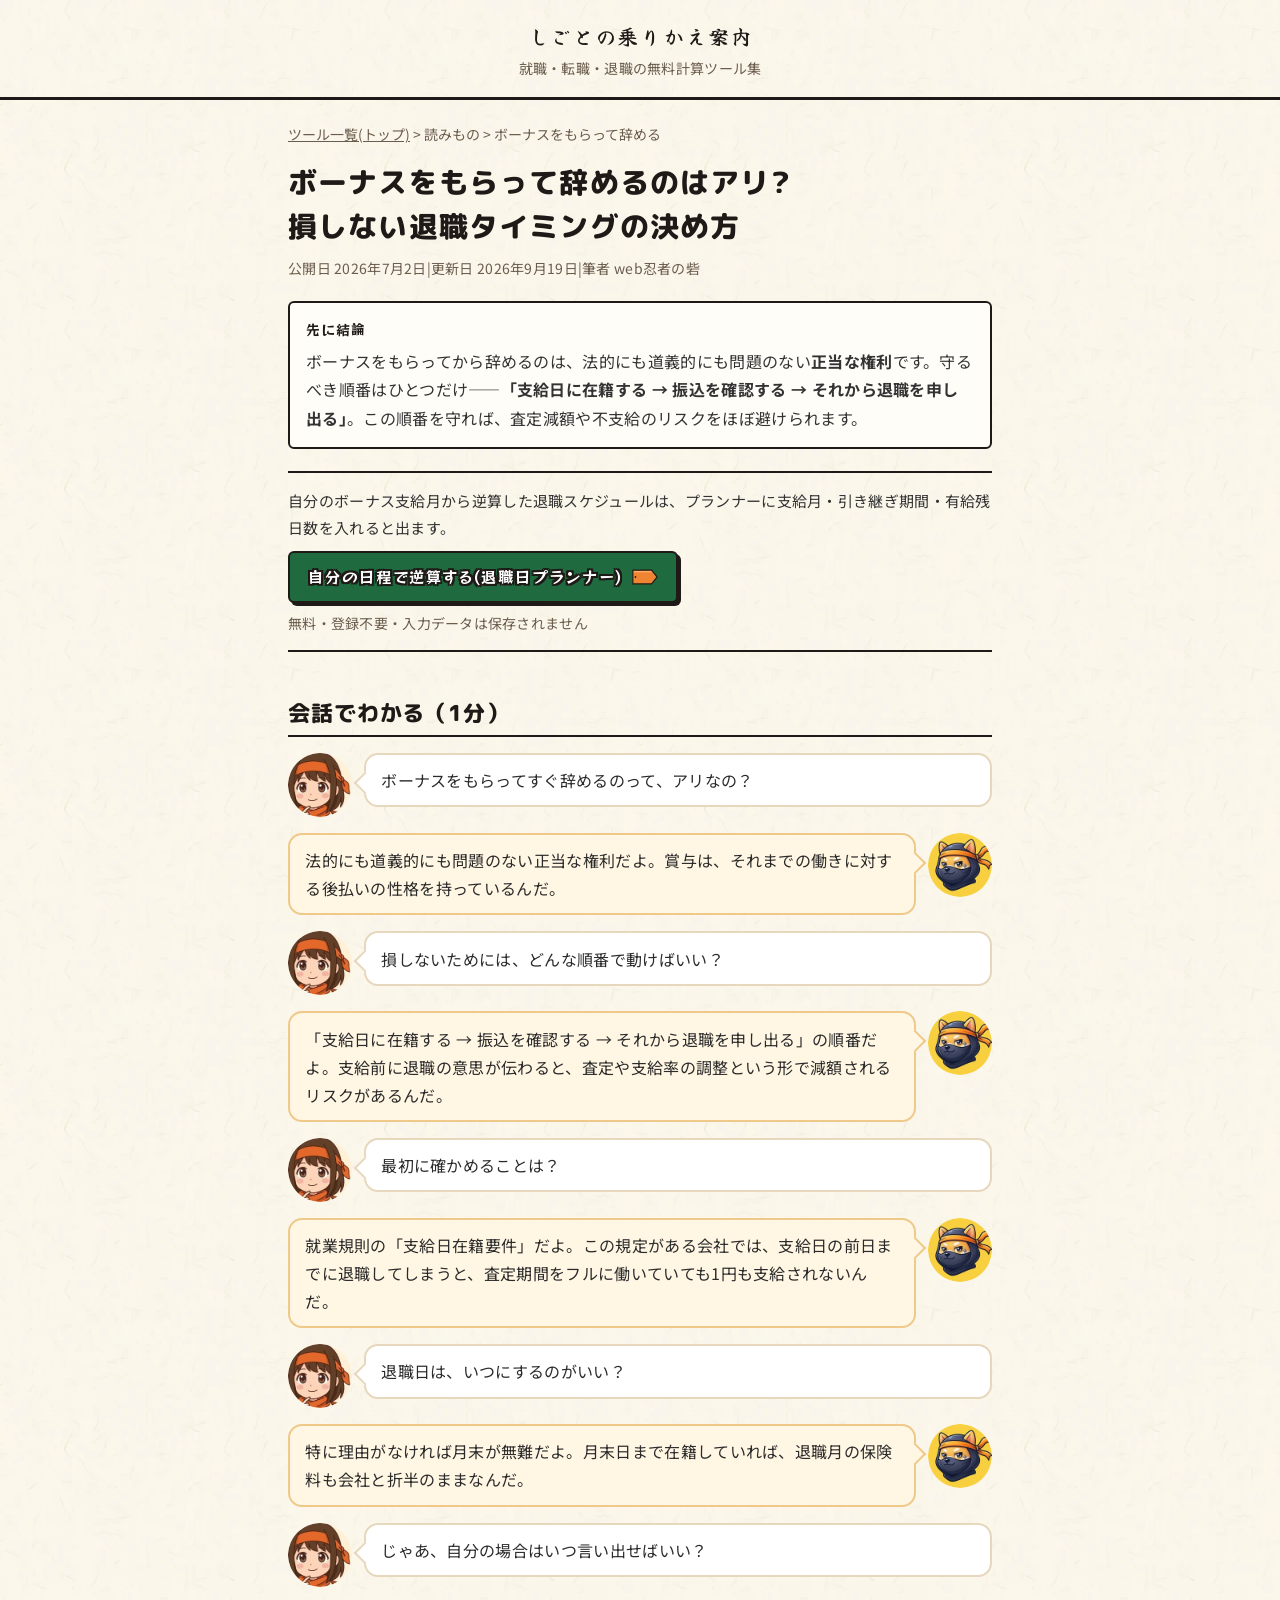
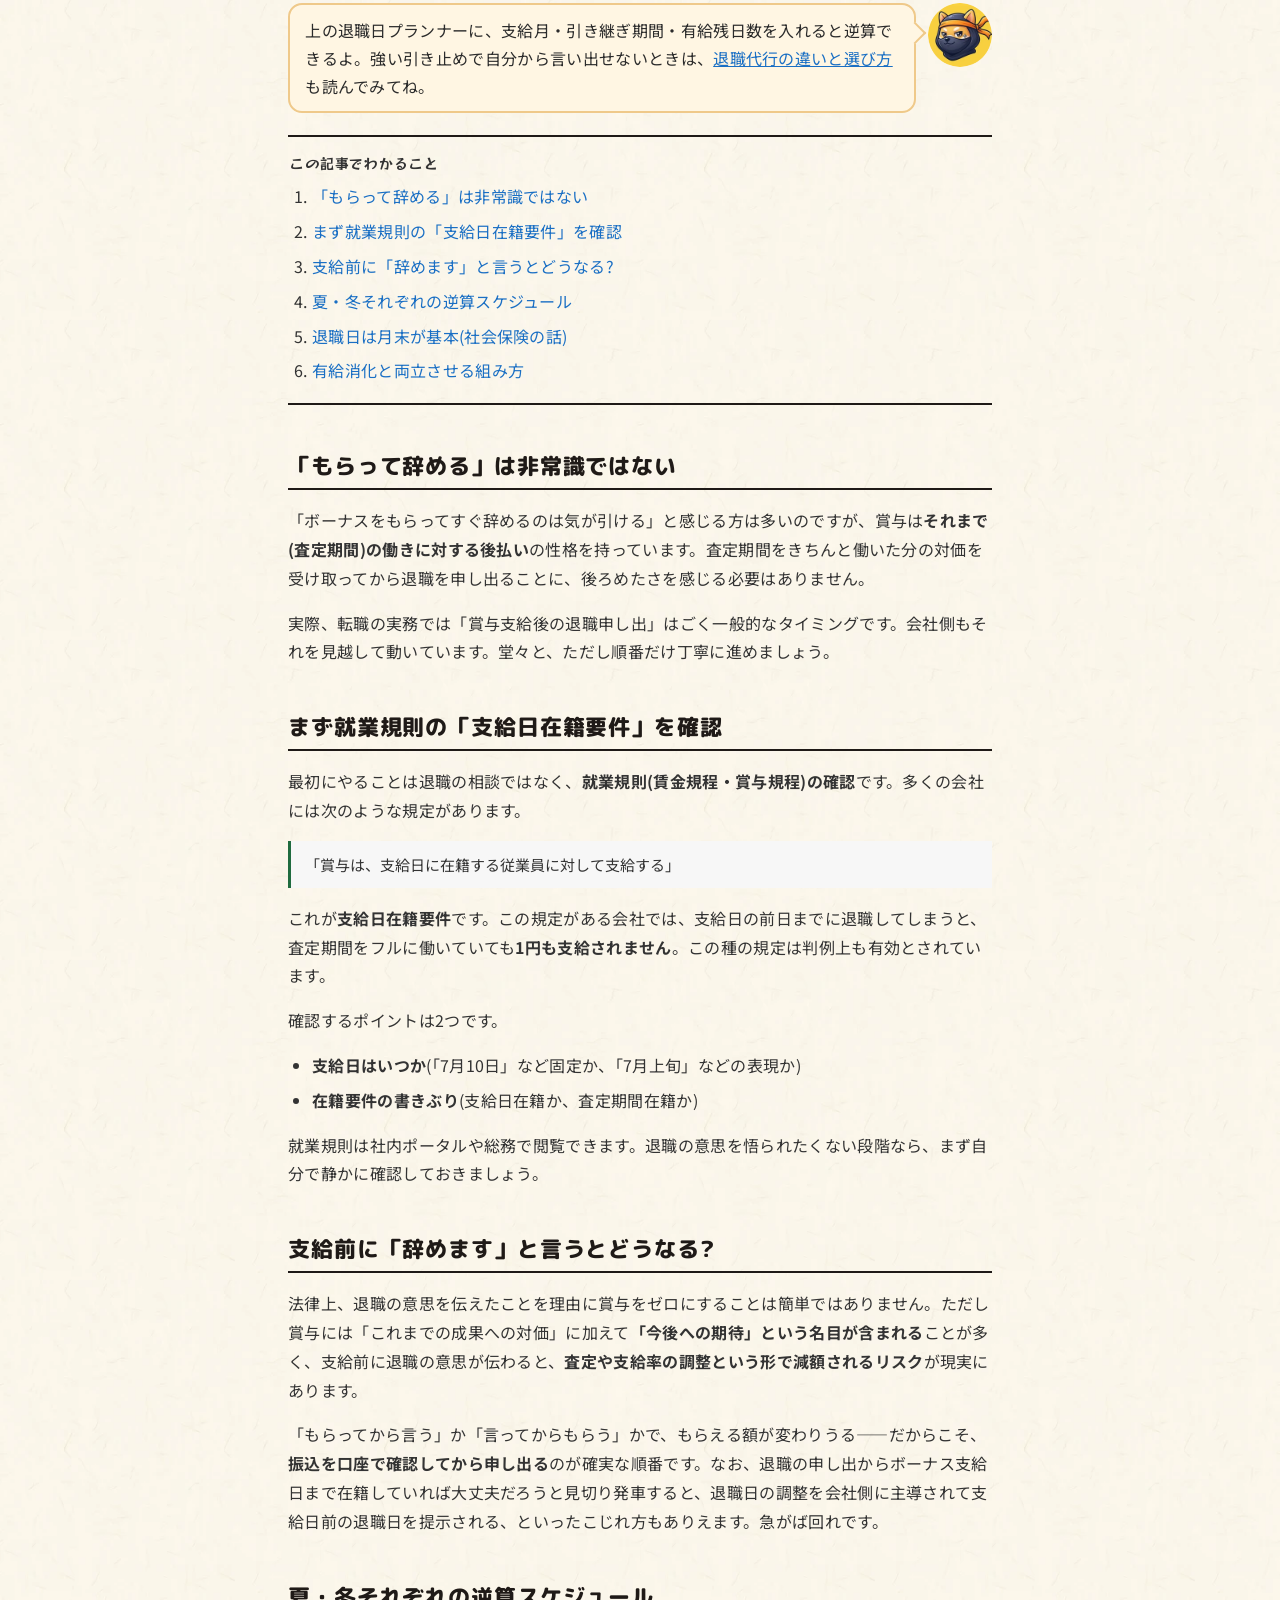
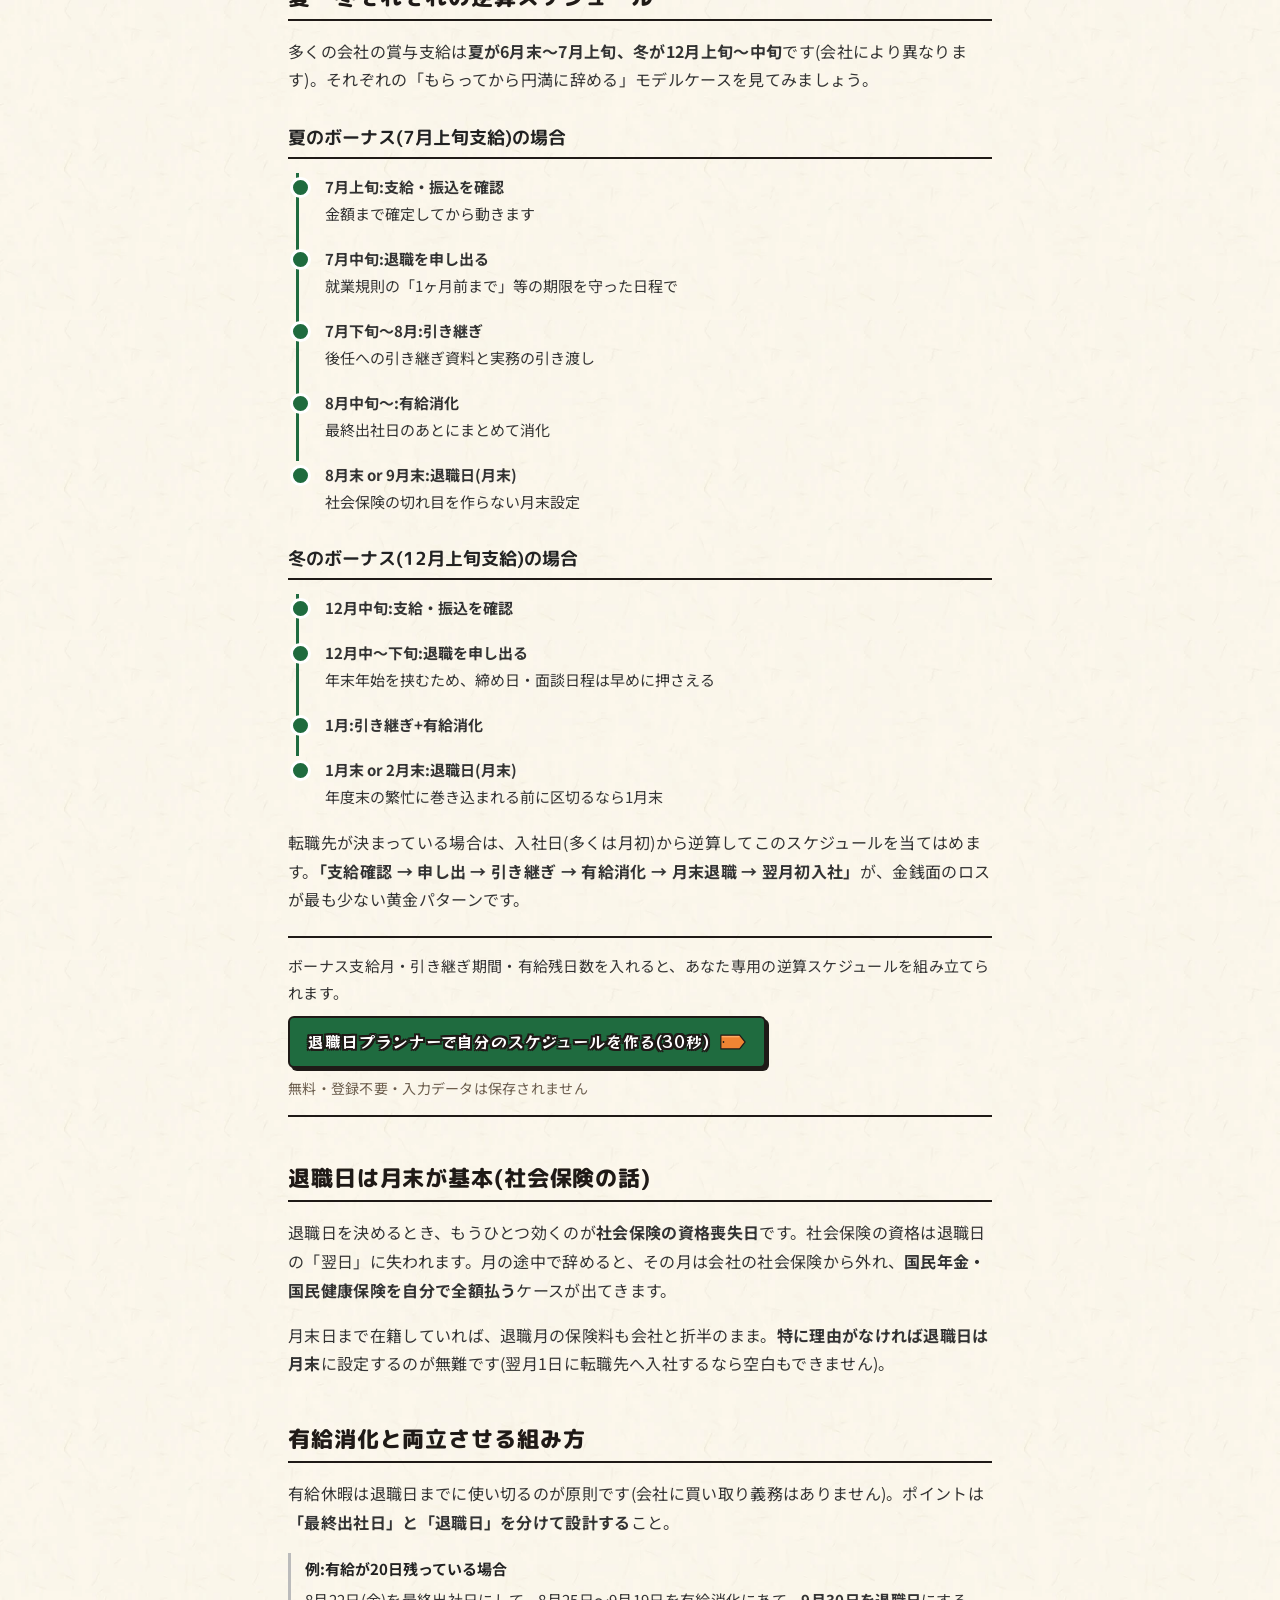
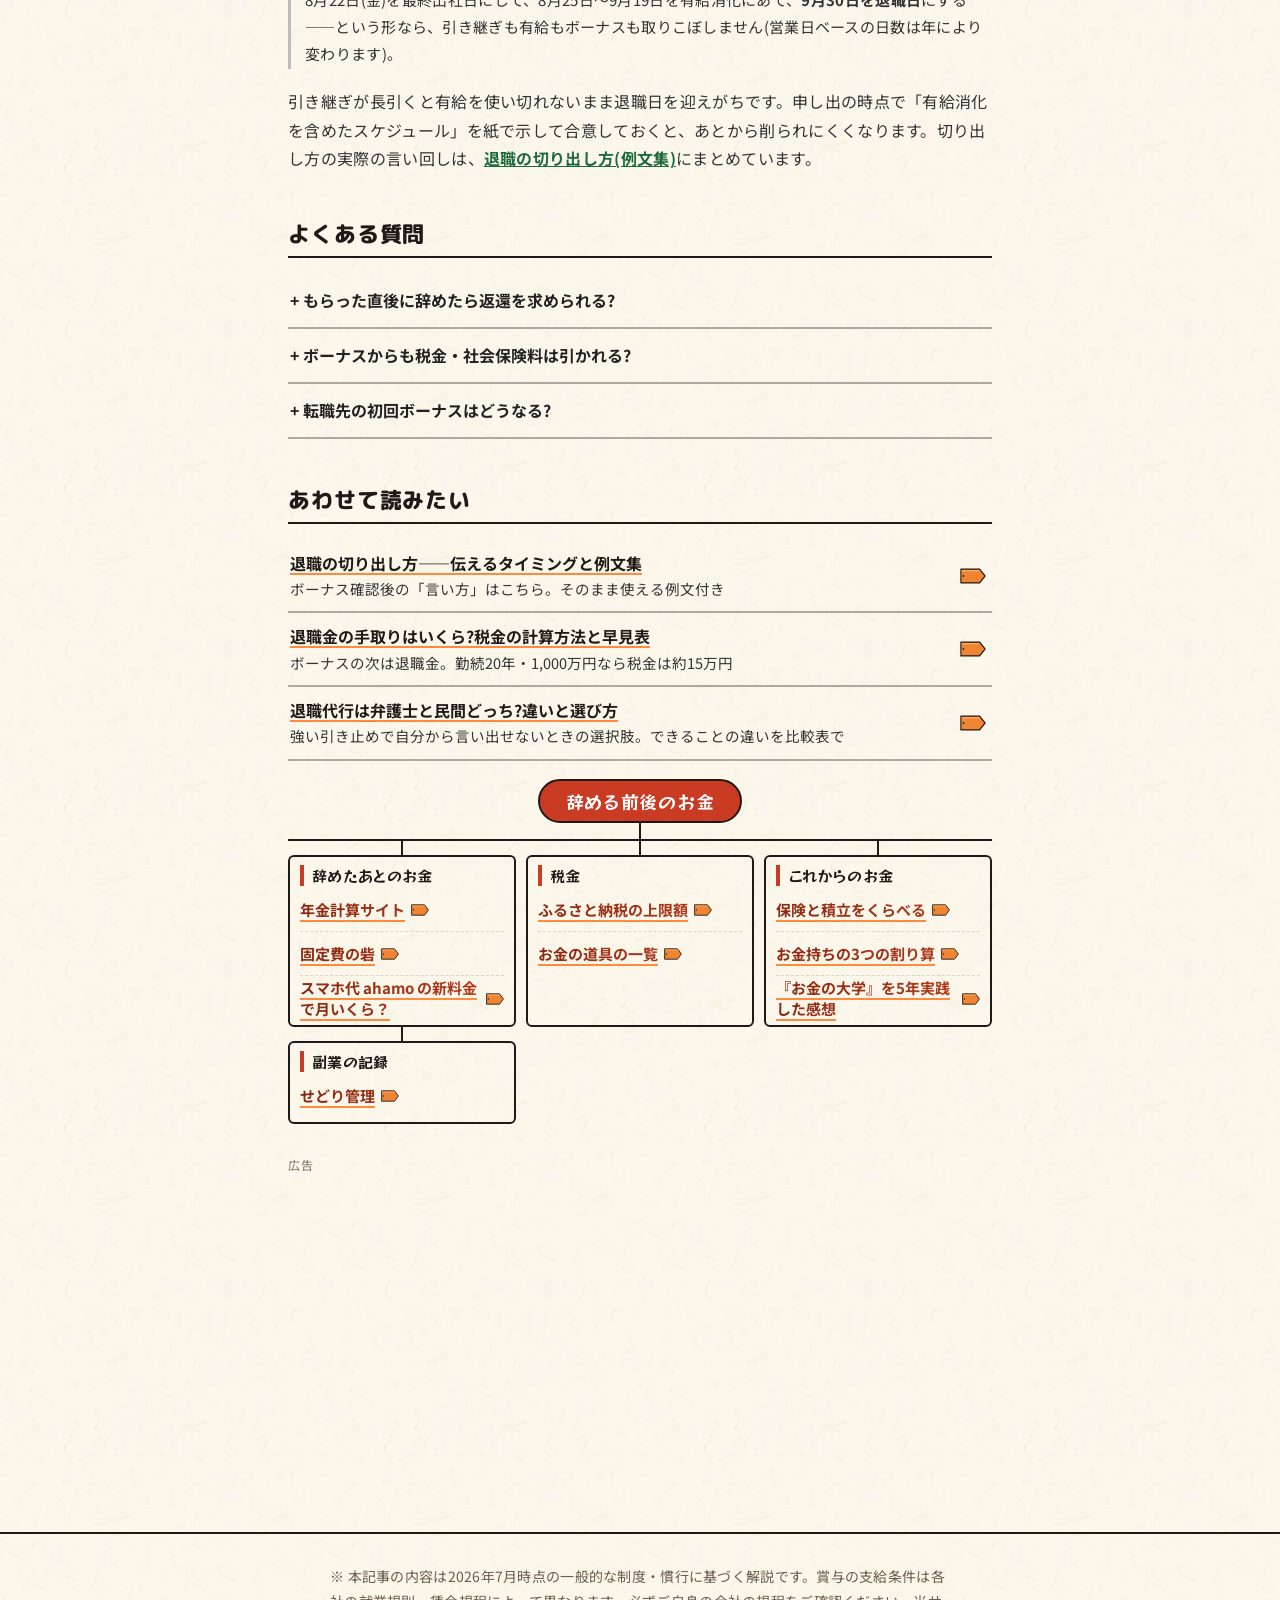
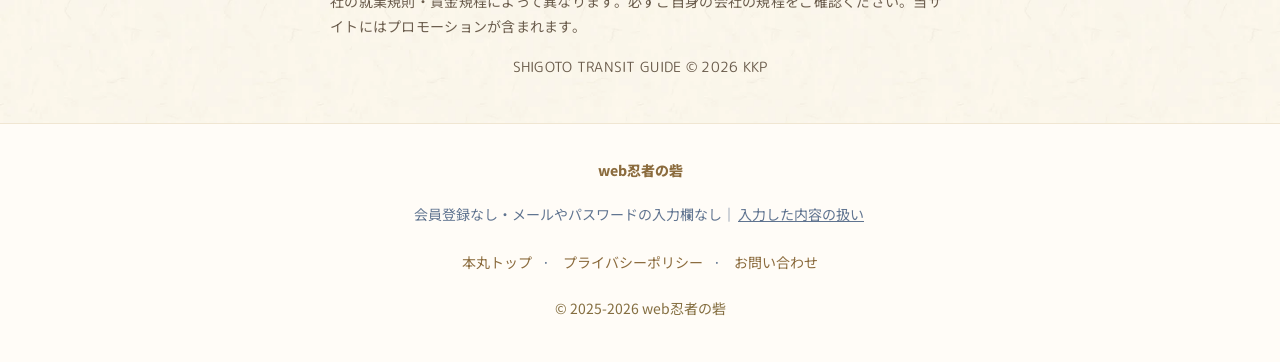
<file: articles/bonus-moratte-yameru.html>
<!DOCTYPE html>
<html lang="ja">
<head>
<meta charset="UTF-8">
<meta name="viewport" content="width=device-width,initial-scale=1">
<title>ボーナスをもらって辞めるのはアリ?損しない退職タイミングの決め方|しごとの乗りかえ案内</title>
<meta name="description" content="ボーナスをもらってから退職するのは法的にも問題のない正当な権利。ただし順番を間違えると査定減額や不支給のリスクも。就業規則の「支給日在籍要件」の確認方法、夏・冬それぞれの逆算スケジュール、有給消化との両立まで解説。退職日プランナー付き。">
<link rel="canonical" href="https://shigoto.kkpwebninja.com/articles/bonus-moratte-yameru">
<meta property="og:title" content="ボーナスをもらって辞めるのはアリ?損しない退職タイミングの決め方">
<meta property="og:description" content="もらって辞めるのは正当な権利。順番は「支給日に在籍→振込確認→退職を申し出る」。夏・冬の逆算スケジュール付き。">
<meta property="og:type" content="article">
<meta property="og:site_name" content="web忍者の砦">
<meta property="og:locale" content="ja_JP">
<meta property="og:url" content="https://shigoto.kkpwebninja.com/articles/bonus-moratte-yameru">
<meta property="og:image" content="https://shigoto.kkpwebninja.com/ogp.jpg?d=20261023b">
<meta name="twitter:card" content="summary_large_image">
<meta name="twitter:image" content="https://shigoto.kkpwebninja.com/ogp.jpg?d=20261023b">
<link rel="icon" type="image/png" sizes="32x32" href="/favicon.png">
<link rel="icon" type="image/png" sizes="192x192" href="/favicon-192.png">
<link rel="apple-touch-icon" sizes="180x180" href="/apple-touch-icon.png">
<script type="application/ld+json">
{
  "@context": "https://schema.org",
  "@type": "Article",
  "headline": "ボーナスをもらって辞めるのはアリ?損しない退職タイミングの決め方",
  "description": "ボーナスをもらってから退職するのは正当な権利。支給日在籍要件の確認方法と、夏・冬それぞれの逆算スケジュール、有給消化との両立を解説。",
  "author": {"@type":"Organization","name":"web忍者の砦"},
  "publisher": {"@type":"Organization","name":"web忍者の砦"},
  "datePublished": "2026-07-02",
  "dateModified": "2026-09-19",
  "mainEntityOfPage": "https://shigoto.kkpwebninja.com/articles/bonus-moratte-yameru",
  "image": "https://shigoto.kkpwebninja.com/ogp.jpg?d=20261023b"
}
</script>
<script type="application/ld+json">
{
  "@context": "https://schema.org",
  "@type": "BreadcrumbList",
  "itemListElement": [
    {"@type":"ListItem","position":1,"name":"しごとの乗りかえ案内","item":"https://shigoto.kkpwebninja.com/"},
    {"@type":"ListItem","position":2,"name":"ボーナスをもらって辞める"}
  ]
}
</script>
<script type="application/ld+json">
{
  "@context": "https://schema.org",
  "@type": "FAQPage",
  "mainEntity": [
    {"@type":"Question","name":"ボーナスをもらった直後に退職を伝えるのは非常識ですか?","acceptedAnswer":{"@type":"Answer","text":"非常識ではありません。賞与はそれまでの働きに対する後払いの性格があり、受け取ってから退職を申し出るのは正当な権利です。実務上も支給後に退職を切り出すのは一般的な進め方です。"}},
    {"@type":"Question","name":"退職するとボーナスの返還を求められることはありますか?","acceptedAnswer":{"@type":"Answer","text":"すでに支給されたボーナスに原則返還義務はありません。就業規則に返還規定があっても、労働基準法の趣旨に反し無効と判断されることが多いとされています。不安な場合は労働基準監督署や弁護士に相談してください。"}},
    {"@type":"Question","name":"ボーナスからも税金や社会保険料は引かれますか?","acceptedAnswer":{"@type":"Answer","text":"引かれます。賞与からは所得税(源泉徴収)と健康保険・厚生年金・雇用保険の保険料が控除されるため、手取りは額面のおよそ75〜85%が目安です。"}}
  ]
}
</script>
<!-- Google Analytics -->
<script>
  window.dataLayer = window.dataLayer || [];
  function gtag(){dataLayer.push(arguments);}
  // 本番ドメインだけで計測する（*.pages.dev に来るボットの0秒訪問で数字が崩れていたため）
  if (/(^|\.)kkpwebninja\.com$/.test(location.hostname)) {
    var gs = document.createElement('script'); gs.async = true;
    gs.src = 'https://www.googletagmanager.com/gtag/js?id=G-2LM85GJN0L';
    document.head.appendChild(gs);
    gtag('js', new Date());
    gtag('config', 'G-2LM85GJN0L');
  }
</script>
<!-- AdSense -->
<script async data-overlays="bottom" src="https://pagead2.googlesyndication.com/pagead/js/adsbygoogle.js?client=ca-pub-1298304917726270" crossorigin="anonymous"></script>
<link rel="preconnect" href="https://fonts.googleapis.com">
<link rel="preconnect" href="https://fonts.gstatic.com" crossorigin>
<link href="https://fonts.googleapis.com/css2?family=M+PLUS+Rounded+1c:wght@500;700;800&family=Noto+Sans+JP:wght@400;500;700&display=swap" rel="stylesheet">
<!-- D4_KIT_START（scripts/apply_article_style.py が書く。手で直さない） -->
<link href="https://fonts.googleapis.com/css2?family=Yuji+Syuku&family=RocknRoll+One&display=swap&text=%28%290123456789%3F%E3%80%8C%E3%80%8D%E3%81%82%E3%81%84%E3%81%86%E3%81%88%E3%81%8B%E3%81%8C%E3%81%8F%E3%81%93%E3%81%94%E3%81%95%E3%81%97%E3%81%99%E3%81%9A%E3%81%9B%E3%81%9D%E3%81%9E%E3%81%9F%E3%81%A3%E3%81%A6%E3%81%A7%E3%81%A8%E3%81%A9%E3%81%AA%E3%81%AB%E3%81%AE%E3%81%AF%E3%81%BE%E3%81%BF%E3%82%81%E3%82%82%E3%82%88%E3%82%89%E3%82%8A%E3%82%8B%E3%82%8C%E3%82%8F%E3%82%92%E3%82%A2%E3%82%A4%E3%82%B0%E3%82%B1%E3%82%B8%E3%82%B9%E3%82%BF%E3%83%8A%E3%83%97%E3%83%9C%E3%83%9F%E3%83%A5%E3%83%A9%E3%83%AA%E3%83%AB%E3%83%B3%E3%83%BB%E3%83%BC%E4%B8%A1%E4%B9%97%E4%BA%8B%E4%BB%B6%E4%BC%9A%E4%BD%9C%E4%BF%9D%E5%85%88%E5%86%85%E5%86%AC%E5%88%86%E5%89%87%E5%89%8D%E5%8C%96%E5%95%8F%E5%9C%A8%E5%9F%BA%E5%A4%8F%E5%B0%B1%E5%B8%B8%E6%90%8D%E6%94%AF%E6%96%B9%E6%97%A5%E6%9C%88%E6%9C%89%E6%9C%AB%E6%9C%AC%E6%A1%88%E6%A5%AD%E6%B1%BA%E6%B6%88%E7%A2%BA%E7%A4%BE%E7%A7%92%E7%A8%8B%E7%AB%8B%E7%AE%97%E7%B1%8D%E7%B5%84%E7%B5%90%E7%B5%A6%E8%81%B7%E8%87%AA%E8%A6%81%E8%A6%8F%E8%A8%80%E8%A8%98%E8%A9%B1%E8%AA%8D%E8%AA%AD%E8%AB%96%E8%AD%98%E8%B3%AA%E8%BE%9E%E9%80%80%E9%80%86%E9%99%BA%E9%9D%9E%EF%BC%88%EF%BC%89" rel="stylesheet">
<!-- 共通部品 D4（kkp-kit を kit/ にコピーしたもの。中は手で直さず kkp-kit 側で直して sync.sh） -->
<link rel="stylesheet" href="/kit/kit.css?v=0da92e0">
<script src="/kit/kit.js?v=0da92e0" defer></script>
<!-- D4_KIT_END -->
<style>
/* ===== 記事共通テンプレ(articles/共通。変更時は5記事すべて揃えること。正本は scripts/article_style.css → scripts/apply_article_style.py で5記事へ反映) ===== */
:root{
  --orange:#F08A3C;
  --orange-deep:#E06A20;
  --cyan:#2c99ad;
  --coral:#e51c15;
  --green:#5BB97E;
  --green-deep:#1F6B3F;
  --cream:#FBEFDC;
  --cream-deep:#F7E3C6;
  --ink:#333333;
  --ink-soft:#6B5D4D;
  --line:#DDDDDD;
  --band:#F1F7F2;
  --link:#1A6FC4;
  --ok:#4E7A4E;
  --accent:var(--green-deep);
}
*{margin:0;padding:0;box-sizing:border-box;}
html{scroll-behavior:smooth;}
body{font-family:'Noto Sans JP',sans-serif;background:#fff;color:var(--ink);line-height:1.8;font-size:16px;}
.en{font-family:'M PLUS Rounded 1c',sans-serif;letter-spacing:.12em;}
header.site{background:#fff;border-bottom:1px solid var(--line);padding:16px 20px;text-align:center;}
header.site .brand-en{font-size:14px;color:var(--orange-deep);text-transform:uppercase;letter-spacing:.04em;}
header.site .site-name{font-family:'M PLUS Rounded 1c',sans-serif;font-weight:800;font-size:19px;letter-spacing:.06em;margin-top:2px;}
header.site .site-name a{color:var(--orange-deep);text-decoration:none;}
header.site .site-sub{font-size:14px;color:var(--ink-soft);}
main{max-width:740px;margin:0 auto;padding:22px 18px 60px;}
.breadcrumb{font-size:14px;color:var(--ink-soft);margin-bottom:14px;}
.breadcrumb a{color:var(--ink-soft);}
article h1{font-family:'M PLUS Rounded 1c',sans-serif;font-size:clamp(22px,4.6vw,29px);font-weight:800;line-height:1.5;letter-spacing:.02em;color:#222;margin-bottom:8px;}
.article-meta{font-size:14px;color:var(--ink-soft);margin-bottom:20px;}
article a{color:var(--link);}
/* 色付きの角丸箱は「先に結論」の1つだけ */
.point{background:#FFFAF0;border:1px solid #E8D5B0;border-radius:8px;padding:14px 16px;margin:0 0 20px;}
.point .point-label{display:block;font-family:'M PLUS Rounded 1c',sans-serif;font-weight:800;font-size:14px;color:var(--accent);margin-bottom:4px;}
.point p{font-size:16px;margin:0;}
.toc{border-top:1px solid var(--line);border-bottom:1px solid var(--line);padding:12px 2px;margin-bottom:28px;font-size:15px;}
.toc b{font-family:'M PLUS Rounded 1c',sans-serif;font-size:14px;color:var(--ink);}
.toc ol{margin:6px 0 0 22px;}
.toc a{color:var(--link);text-decoration:none;}
.toc a:hover{text-decoration:underline;}
article h2{font-family:'M PLUS Rounded 1c',sans-serif;font-weight:800;font-size:22px;line-height:1.5;letter-spacing:.02em;color:var(--accent);background:var(--band);border-left:4px solid var(--accent);padding:8px 12px;margin:44px 0 16px;}
article h3{font-family:'M PLUS Rounded 1c',sans-serif;font-weight:700;font-size:18px;line-height:1.6;color:#222;border-bottom:1px solid var(--line);padding-bottom:4px;margin:30px 0 10px;}
article p{margin-bottom:16px;font-size:16px;}
article ul,article ol{margin:0 0 16px 24px;font-size:16px;}
article li{margin-bottom:6px;}
.note{font-size:14px;color:var(--ink-soft);}
.table-wrap{overflow-x:auto;margin:14px 0 18px;}
table.data{width:100%;border-collapse:collapse;font-size:15px;background:#fff;border:1px solid var(--line);}
table.data th{background:var(--band);font-size:15px;padding:9px 10px;text-align:left;white-space:nowrap;border-bottom:1px solid var(--line);}
table.data td{padding:9px 10px;border-top:1px solid var(--line);font-size:15px;}
table.data td.num{text-align:right;font-variant-numeric:tabular-nums;white-space:nowrap;}
table.data td.c{text-align:center;}
table.data th.num{text-align:right;}
table.data th.grp{text-align:center;border-left:1px solid var(--line);}
/* 列の多い早見表: スマホでは表の中だけ横に動かす。勤続年数の列は固定して、どの行を見ているか分かるようにする */
table.data[data-gen] td:first-child{position:sticky;left:0;background:#fff;z-index:1;white-space:nowrap;box-shadow:1px 0 0 var(--line);}
table.data[data-gen] tr:first-child th:first-child{position:sticky;left:0;z-index:2;box-shadow:1px 0 0 var(--line);}
@media (max-width:700px){
  .table-wrap:has(table[data-gen])::before{content:"表は横に動かせます";display:block;font-size:14px;color:var(--ink-soft);margin-bottom:4px;}
}
.example{border-left:3px solid #BBBBBB;padding:2px 0 2px 14px;margin:14px 0 18px;font-size:15px;}
.example .ex-title{display:block;font-weight:700;color:#222;margin-bottom:4px;}
.example p{font-size:15px;margin-bottom:8px;}
.example p:last-child{margin-bottom:0;}
.lines{background:#F7F7F7;border-left:3px solid var(--accent);padding:10px 14px;margin:10px 0 16px;font-size:15px;}
.timeline{margin:14px 0 18px;}
.tstep{position:relative;padding:0 0 18px 26px;border-left:3px solid var(--accent);margin-left:8px;font-size:15px;}
.tstep:last-child{border-left-color:transparent;padding-bottom:0;}
.tstep::before{content:"";position:absolute;left:-9px;top:4px;width:15px;height:15px;border-radius:50%;background:var(--accent);border:3px solid #fff;}
.tstep b{display:block;font-size:15px;}
/* ツールへの導線: 罫線で区切るだけ(箱にしない) */
.toolcta{margin:22px 0;padding:14px 0;border-top:1px solid var(--line);border-bottom:1px solid var(--line);}
.toolcta p{font-size:15px;margin-bottom:10px;}
.toolcta a{display:inline-block;padding:10px 18px;border-radius:4px;background:var(--accent);color:#fff;text-decoration:none;font-weight:700;font-size:15.5px;}
.toolcta a:hover{filter:brightness(1.12);}
.toolcta .free{font-size:14px;color:var(--ink-soft);margin:8px 0 0;}
.cta{margin:24px 0;padding:16px;border-radius:4px;background:#fff;border:1px solid var(--orange);}
.cta p{font-size:14.5px;margin-bottom:10px;}
.cta a{display:block;text-align:center;padding:12px;border-radius:4px;background:var(--orange);color:#fff;text-decoration:none;font-weight:700;letter-spacing:.1em;font-size:15px;}
.cta a:hover{background:var(--orange-deep);}
.cta .cta-note{font-size:14px;color:var(--ink-soft);margin:8px 0 0;text-align:center;}
.faqsec{margin-top:44px;}
.explain{border-bottom:1px solid var(--line);}
.explain summary{cursor:pointer;padding:12px 2px;font-size:16px;font-weight:700;color:#222;list-style:none;}
.explain summary::-webkit-details-marker{display:none;}
.explain summary::before{content:"+ ";color:var(--accent);}
.explain[open] summary::before{content:"− ";}
.exp-body{padding:0 2px 14px;font-size:15px;}
.exp-body p{margin-bottom:6px;font-size:15px;}
.related{margin-top:44px;}
.related a.rel-card{display:block;border-bottom:1px solid var(--line);padding:10px 2px;text-decoration:none;color:var(--ink);font-size:14.5px;line-height:1.7;}
.related a.rel-card b{display:block;color:var(--link);font-size:16px;}
.related a.rel-card:hover b{text-decoration:underline;}
.ad-slot{margin-top:30px;text-align:center;min-height:288px;}
.ad-slot:empty{display:none;}
/* 砦の標準サイズ（スマホ300x250 / PC336x280）。auto のままだと幅が取れず 0x0 で配信されない（2026-09-20 実測） */
.ad-slot ins.adsbygoogle{display:block;width:300px;height:250px;margin:0 auto;}
.ad-label{font-size:12px;color:#7a6f61;letter-spacing:.08em;margin:0 0 6px;text-align:left;}
@media(min-width:768px){.ad-slot{min-height:318px;}.ad-slot ins.adsbygoogle{width:336px;height:280px;}}
/* サービスごとの一覧（転職エージェントの連絡まわり）: 見出し＋2列の表＋1行のPRリンク。箱にしない */
table.kv th{width:30%;white-space:normal;vertical-align:top;border-top:1px solid var(--line);}
table.kv td{vertical-align:top;}
table.kv td .src{display:block;font-size:14px;color:var(--ink-soft);margin-top:2px;}
.prlink{margin:8px 0 26px;font-size:15px;}
.prlink a{font-weight:700;}
.prlink .pr{display:inline-block;font-size:11px;color:var(--ink-soft);border:1px solid #BBBBBB;border-radius:2px;padding:0 4px;margin-right:6px;line-height:1.6;vertical-align:1px;}
table.data td.mark{text-align:center;white-space:nowrap;}
footer{border-top:1px solid var(--line);padding:30px 20px 44px;text-align:center;font-size:14px;color:var(--ink-soft);}
footer .disclaimer{max-width:620px;margin:0 auto 14px;text-align:left;}
/* ===== 2026-10-19 共通部品 D4（ストリート和忍者）に見た目をそろえる（トップ c97ef90 と同じ控えめな入れ方） =====
   見出しを筆・墨のふち・道しるべ・和紙の地だけ。本文の書体（Noto Sans JP）・本文・数字・出典・
   アフィリエイトの枠（.cta / .prlink / PR 表記 / 計測img）・広告の位置・GA4・JSON-LD・title は変えない。 */
body.k-page{background:var(--k-surface) url(/kit/img/d4-washi.webp) 0 0/320px auto;color:var(--ink);font-family:'Noto Sans JP',sans-serif;font-size:16px;line-height:1.8;}
header.site{background:var(--k-kinari) url(/kit/img/d4-washi.webp) 0 0/320px auto;border-bottom:var(--k-bw) solid var(--k-sumi);}
header.site .site-name{font-family:var(--k-brush);font-weight:400;font-size:21px;letter-spacing:.08em;font-feature-settings:"palt" 1;}
header.site .site-name a{color:var(--k-sumi);}
article h1{font-family:var(--k-head);font-weight:800;letter-spacing:.04em;color:var(--k-sumi);font-feature-settings:"palt" 1;}
article h2{font-family:var(--k-head);font-weight:800;letter-spacing:.04em;color:var(--k-sumi);background:var(--k-kinari) url(/kit/img/d4-washi.webp) 0 0/320px auto;border:var(--k-bw-s) solid var(--k-sumi);border-left:8px solid var(--accent);border-radius:var(--k-r);font-feature-settings:"palt" 1;}
article h3{border-bottom:var(--k-bw-s) solid var(--k-sumi);}
.point{background:var(--k-surface);border:var(--k-bw-s) solid var(--k-sumi);border-radius:var(--k-r);box-shadow:var(--k-sh-s);}
.point .point-label,.toc b{font-family:var(--k-bold);font-weight:400;letter-spacing:.06em;}
.toc{border-top:var(--k-bw-s) solid var(--k-sumi);border-bottom:var(--k-bw-s) solid var(--k-sumi);}
table.data{border:var(--k-bw-s) solid var(--k-sumi);}
table.data th{background:var(--k-kinari);}
.toolcta{border-top:var(--k-bw-s) solid var(--k-sumi);border-bottom:var(--k-bw-s) solid var(--k-sumi);}
/* 自分のツールへの導線は道しるべつきの札（同じ href・計測のまま） */
.toolcta a{display:inline-flex;align-items:center;gap:10px;min-height:44px;border:var(--k-bw-s) solid var(--k-sumi);border-radius:var(--k-r);box-shadow:var(--k-sh-s);font-family:var(--k-bold);font-weight:400;letter-spacing:.06em;text-shadow:var(--k-outline);font-feature-settings:"palt" 1;}
.toolcta a::after{content:"";flex:none;width:26px;height:16px;background:var(--k-sign) center/100% 100% no-repeat;transition:transform .2s;}
.toolcta a:hover{filter:none;}
.toolcta a:hover::after{transform:translateX(4px);}
.toolcta a:active{transform:translate(3px,3px);box-shadow:none;}
.explain{border-bottom:var(--k-bw-s) solid rgba(31,26,23,.35);}
/* あわせて読みたい: 右に道しるべ */
.related a.rel-card{position:relative;padding-right:44px;border-bottom:var(--k-bw-s) solid rgba(31,26,23,.35);}
.related a.rel-card::after{content:"";position:absolute;right:6px;top:50%;width:26px;height:16px;margin-top:-8px;background:var(--k-sign) center/100% 100% no-repeat;transition:transform .2s;}
.related a.rel-card:hover::after{transform:translateX(4px);}
.related a.rel-card b{color:var(--k-sumi);text-decoration:underline;text-decoration-color:var(--k-orange);text-decoration-thickness:2px;text-underline-offset:3px;}
.related a.rel-card:hover b{color:var(--k-shu);}
footer{border-top:var(--k-bw-s) solid var(--k-sumi);}
/* アフィリエイトの枠は文字の詰めも元のまま（kit.css の .k-page p の字間を当てない） */
.k-page .cta p,.k-page .prlink,.k-page .prlink a{letter-spacing:normal;}
/* ===== 2026-10-20 清潔感（kkp-kit 17eac63 の方針）: 英字の小見出しをやめる・見出しは k-h2 の形（帯・左線・枠なし、墨2pxの下線）・入れ物に影を付けない =====
   本文・表・出典・アフィリエイトの枠（.cta / .prlink / PR 表記 / 計測img）・広告・ツールへの導線の色は変えない。 */
header.site .brand-en{display:none;}
article h2{background:none;border:0;border-bottom:var(--k-bw-s) solid var(--k-sumi);border-radius:0;padding:0 0 6px;}
.point{box-shadow:none;}
.point .point-label{color:var(--k-sumi);}
.explain summary::before{color:var(--k-sumi);}
/* 読みやすさ 2026-10-21（字14px以上・明暗差4.5:1以上） */
.cta a{color:var(--k-sumi)}
/* /読みやすさ */
</style>
</head>
<body class="k-page">

<header class="site">
  <p class="brand-en en">SHIGOTO TRANSIT GUIDE</p>
  <p class="site-name"><a href="/">しごとの乗りかえ案内</a></p>
  <p class="site-sub">就職・転職・退職の無料計算ツール集</p>
</header>

<main>
<nav class="breadcrumb"><a href="/">ツール一覧(トップ)</a> &gt; 読みもの &gt; ボーナスをもらって辞める</nav>

<article>
<h1>ボーナスをもらって辞めるのはアリ?<br>損しない退職タイミングの決め方</h1>
<p class="article-meta">公開日 2026年7月2日|更新日 2026年9月19日|筆者 web忍者の砦</p>

<div class="point">
  <span class="point-label">先に結論</span>
  <p>ボーナスをもらってから辞めるのは、法的にも道義的にも問題のない<b>正当な権利</b>です。守るべき順番はひとつだけ——<b>「支給日に在籍する → 振込を確認する → それから退職を申し出る」</b>。この順番を守れば、査定減額や不支給のリスクをほぼ避けられます。</p>
</div>

<div class="toolcta">
  <p>自分のボーナス支給月から逆算した退職スケジュールは、プランナーに支給月・引き継ぎ期間・有給残日数を入れると出ます。</p>
  <a href="/#tool-exitplan" onclick="if(typeof gtag==='function')gtag('event','xlink_tool')">自分の日程で逆算する(退職日プランナー)</a>
  <p class="free">無料・登録不要・入力データは保存されません</p>
</div>

<section class="k-talks"><h2>会話でわかる（1分）</h2>
<div class="k-talk q"><img src="/kit/img/k-ava-girl.webp" width="64" height="64" alt="" loading="lazy"><p>ボーナスをもらってすぐ辞めるのって、アリなの？</p></div>
<div class="k-talk a"><img src="/kit/img/k-ava-ninja.webp" width="64" height="64" alt="" loading="lazy"><p>法的にも道義的にも問題のない正当な権利だよ。賞与は、それまでの働きに対する後払いの性格を持っているんだ。</p></div>
<div class="k-talk q"><img src="/kit/img/k-ava-girl.webp" width="64" height="64" alt="" loading="lazy"><p>損しないためには、どんな順番で動けばいい？</p></div>
<div class="k-talk a"><img src="/kit/img/k-ava-ninja.webp" width="64" height="64" alt="" loading="lazy"><p>「支給日に在籍する → 振込を確認する → それから退職を申し出る」の順番だよ。支給前に退職の意思が伝わると、査定や支給率の調整という形で減額されるリスクがあるんだ。</p></div>
<div class="k-talk q"><img src="/kit/img/k-ava-girl.webp" width="64" height="64" alt="" loading="lazy"><p>最初に確かめることは？</p></div>
<div class="k-talk a"><img src="/kit/img/k-ava-ninja.webp" width="64" height="64" alt="" loading="lazy"><p>就業規則の「支給日在籍要件」だよ。この規定がある会社では、支給日の前日までに退職してしまうと、査定期間をフルに働いていても1円も支給されないんだ。</p></div>
<div class="k-talk q"><img src="/kit/img/k-ava-girl.webp" width="64" height="64" alt="" loading="lazy"><p>退職日は、いつにするのがいい？</p></div>
<div class="k-talk a"><img src="/kit/img/k-ava-ninja.webp" width="64" height="64" alt="" loading="lazy"><p>特に理由がなければ月末が無難だよ。月末日まで在籍していれば、退職月の保険料も会社と折半のままなんだ。</p></div>
<div class="k-talk q"><img src="/kit/img/k-ava-girl.webp" width="64" height="64" alt="" loading="lazy"><p>じゃあ、自分の場合はいつ言い出せばいい？</p></div>
<div class="k-talk a"><img src="/kit/img/k-ava-ninja.webp" width="64" height="64" alt="" loading="lazy"><p>上の退職日プランナーに、支給月・引き継ぎ期間・有給残日数を入れると逆算できるよ。強い引き止めで自分から言い出せないときは、<a href="/articles/taishoku-daiko-bengoshi">退職代行の違いと選び方</a>も読んでみてね。</p></div>
</section>

<div class="toc">
  <b>この記事でわかること</b>
  <ol>
    <li><a href="#ari">「もらって辞める」は非常識ではない</a></li>
    <li><a href="#zaiseki">まず就業規則の「支給日在籍要件」を確認</a></li>
    <li><a href="#junban">支給前に「辞めます」と言うとどうなる?</a></li>
    <li><a href="#schedule">夏・冬それぞれの逆算スケジュール</a></li>
    <li><a href="#getsumatsu">退職日は月末が基本(社会保険の話)</a></li>
    <li><a href="#yukyu">有給消化と両立させる組み方</a></li>
  </ol>
</div>

<h2 id="ari">「もらって辞める」は非常識ではない</h2>
<p>「ボーナスをもらってすぐ辞めるのは気が引ける」と感じる方は多いのですが、賞与は<b>それまで(査定期間)の働きに対する後払い</b>の性格を持っています。査定期間をきちんと働いた分の対価を受け取ってから退職を申し出ることに、後ろめたさを感じる必要はありません。</p>
<p>実際、転職の実務では「賞与支給後の退職申し出」はごく一般的なタイミングです。会社側もそれを見越して動いています。堂々と、ただし順番だけ丁寧に進めましょう。</p>

<h2 id="zaiseki">まず就業規則の「支給日在籍要件」を確認</h2>
<p>最初にやることは退職の相談ではなく、<b>就業規則(賃金規程・賞与規程)の確認</b>です。多くの会社には次のような規定があります。</p>
<div class="lines">「賞与は、支給日に在籍する従業員に対して支給する」</div>
<p>これが<b>支給日在籍要件</b>です。この規定がある会社では、支給日の前日までに退職してしまうと、査定期間をフルに働いていても<b>1円も支給されません</b>。この種の規定は判例上も有効とされています。</p>
<p>確認するポイントは2つです。</p>
<ul>
  <li><b>支給日はいつか</b>(「7月10日」など固定か、「7月上旬」などの表現か)</li>
  <li><b>在籍要件の書きぶり</b>(支給日在籍か、査定期間在籍か)</li>
</ul>
<p>就業規則は社内ポータルや総務で閲覧できます。退職の意思を悟られたくない段階なら、まず自分で静かに確認しておきましょう。</p>

<h2 id="junban">支給前に「辞めます」と言うとどうなる?</h2>
<p>法律上、退職の意思を伝えたことを理由に賞与をゼロにすることは簡単ではありません。ただし賞与には「これまでの成果への対価」に加えて<b>「今後への期待」という名目が含まれる</b>ことが多く、支給前に退職の意思が伝わると、<b>査定や支給率の調整という形で減額されるリスク</b>が現実にあります。</p>
<p>「もらってから言う」か「言ってからもらう」かで、もらえる額が変わりうる——だからこそ、<b>振込を口座で確認してから申し出る</b>のが確実な順番です。なお、退職の申し出からボーナス支給日まで在籍していれば大丈夫だろうと見切り発車すると、退職日の調整を会社側に主導されて支給日前の退職日を提示される、といったこじれ方もありえます。急がば回れです。</p>

<h2 id="schedule">夏・冬それぞれの逆算スケジュール</h2>
<p>多くの会社の賞与支給は<b>夏が6月末〜7月上旬、冬が12月上旬〜中旬</b>です(会社により異なります)。それぞれの「もらってから円満に辞める」モデルケースを見てみましょう。</p>
<h3>夏のボーナス(7月上旬支給)の場合</h3>
<div class="timeline">
  <div class="tstep"><b>7月上旬:支給・振込を確認</b>金額まで確定してから動きます</div>
  <div class="tstep"><b>7月中旬:退職を申し出る</b>就業規則の「1ヶ月前まで」等の期限を守った日程で</div>
  <div class="tstep"><b>7月下旬〜8月:引き継ぎ</b>後任への引き継ぎ資料と実務の引き渡し</div>
  <div class="tstep"><b>8月中旬〜:有給消化</b>最終出社日のあとにまとめて消化</div>
  <div class="tstep"><b>8月末 or 9月末:退職日(月末)</b>社会保険の切れ目を作らない月末設定</div>
</div>
<h3>冬のボーナス(12月上旬支給)の場合</h3>
<div class="timeline">
  <div class="tstep"><b>12月中旬:支給・振込を確認</b></div>
  <div class="tstep"><b>12月中〜下旬:退職を申し出る</b>年末年始を挟むため、締め日・面談日程は早めに押さえる</div>
  <div class="tstep"><b>1月:引き継ぎ+有給消化</b></div>
  <div class="tstep"><b>1月末 or 2月末:退職日(月末)</b>年度末の繁忙に巻き込まれる前に区切るなら1月末</div>
</div>
<p>転職先が決まっている場合は、入社日(多くは月初)から逆算してこのスケジュールを当てはめます。<b>「支給確認 → 申し出 → 引き継ぎ → 有給消化 → 月末退職 → 翌月初入社」</b>が、金銭面のロスが最も少ない黄金パターンです。</p>

<div class="toolcta">
  <p>ボーナス支給月・引き継ぎ期間・有給残日数を入れると、あなた専用の逆算スケジュールを組み立てられます。</p>
  <a href="/#tool-exitplan" onclick="if(typeof gtag==='function')gtag('event','xlink_tool')">退職日プランナーで自分のスケジュールを作る(30秒)</a>
  <p class="free">無料・登録不要・入力データは保存されません</p>
</div>

<h2 id="getsumatsu">退職日は月末が基本(社会保険の話)</h2>
<p>退職日を決めるとき、もうひとつ効くのが<b>社会保険の資格喪失日</b>です。社会保険の資格は退職日の「翌日」に失われます。月の途中で辞めると、その月は会社の社会保険から外れ、<b>国民年金・国民健康保険を自分で全額払う</b>ケースが出てきます。</p>
<p>月末日まで在籍していれば、退職月の保険料も会社と折半のまま。<b>特に理由がなければ退職日は月末</b>に設定するのが無難です(翌月1日に転職先へ入社するなら空白もできません)。</p>

<h2 id="yukyu">有給消化と両立させる組み方</h2>
<p>有給休暇は退職日までに使い切るのが原則です(会社に買い取り義務はありません)。ポイントは<b>「最終出社日」と「退職日」を分けて設計する</b>こと。</p>
<div class="example">
  <span class="ex-title">例:有給が20日残っている場合</span>
  <p>8月22日(金)を最終出社日にして、8月25日〜9月19日を有給消化にあて、<b>9月30日を退職日</b>にする——という形なら、引き継ぎも有給もボーナスも取りこぼしません(営業日ベースの日数は年により変わります)。</p>
</div>
<p>引き継ぎが長引くと有給を使い切れないまま退職日を迎えがちです。申し出の時点で「有給消化を含めたスケジュール」を紙で示して合意しておくと、あとから削られにくくなります。切り出し方の実際の言い回しは、<a href="/articles/taishoku-kiridashikata" style="color:var(--accent);font-weight:700;">退職の切り出し方(例文集)</a>にまとめています。</p>

<section class="faqsec">
<h2>よくある質問</h2>
<details class="explain">
  <summary>もらった直後に辞めたら返還を求められる?</summary>
  <div class="exp-body"><p>すでに支給されたボーナスに原則返還義務はありません。就業規則に「退職者は返還」といった規定があっても、賃金全額払いの原則に反して無効と判断されることが多いとされています。実際に返還を迫られた場合は、労働基準監督署や弁護士に相談してください。</p></div>
</details>
<details class="explain">
  <summary>ボーナスからも税金・社会保険料は引かれる?</summary>
  <div class="exp-body"><p>引かれます。所得税(源泉徴収)と健康保険・厚生年金・雇用保険の保険料が控除され、手取りは額面のおよそ75〜85%が目安です。「ボーナス100万円」がそのまま口座に入るわけではない点は資金計画に織り込んでおきましょう。</p></div>
</details>
<details class="explain">
  <summary>転職先の初回ボーナスはどうなる?</summary>
  <div class="exp-body"><p>多くの会社は査定期間の在籍月数に応じて支給するため、入社後最初のボーナスは満額出ないのが普通です(寸志程度〜ゼロも)。転職の年収比較は「月収×12+賞与」の年間トータルで、初年度は賞与が減る前提で見積もるのが安全です。</p></div>
</details>
</section>

<section class="related">
<h2>あわせて読みたい</h2>
<a class="rel-card" href="/articles/taishoku-kiridashikata"><b>退職の切り出し方——伝えるタイミングと例文集</b>ボーナス確認後の「言い方」はこちら。そのまま使える例文付き</a>
<a class="rel-card" href="/articles/taishokukin-tedori"><b>退職金の手取りはいくら?税金の計算方法と早見表</b>ボーナスの次は退職金。勤続20年・1,000万円なら税金は約15万円</a>
<a class="rel-card" href="/articles/taishoku-daiko-bengoshi"><b>退職代行は弁護士と民間どっち?違いと選び方</b>強い引き止めで自分から言い出せないときの選択肢。できることの違いを比較表で</a>
<div style="margin-top:18px"><div class="k-map"><div class="k-map-core"><span>辞める前後のお金</span></div><div class="k-map-b"><div class="k-map-br"><p class="k-map-h">辞めたあとのお金</p><a class="k-link" href="https://nenkin-sim.kkpwebninja.com/">年金計算サイト</a><a class="k-link" href="https://kotei.kkpwebninja.com/">固定費の砦</a><a class="k-link" href="https://kkpwebninja.com/blog/tsushin/ahamo-ryokin">スマホ代 ahamo の新料金で月いくら？</a></div><div class="k-map-br"><p class="k-map-h">税金</p><a class="k-link" href="https://kkpwebninja.com/furusato/">ふるさと納税の上限額</a><a class="k-link" href="https://kkpwebninja.com/money/">お金の道具の一覧</a></div><div class="k-map-br"><p class="k-map-h">これからのお金</p><a class="k-link" href="https://kkpwebninja.com/hoken-tsumitate/">保険と積立をくらべる</a><a class="k-link" href="https://3warizan.kkpwebninja.com/">お金持ちの3つの割り算</a><a class="k-link" href="https://kkpwebninja.com/blog/book/okane-no-daigaku-5nen">『お金の大学』を5年実践した感想</a></div><div class="k-map-br"><p class="k-map-h">副業の記録</p><a class="k-link" href="https://merukanri.kkpwebninja.com/">せどり管理</a></div></div></div></div>
</section>

<!-- ▼AdSense(記事下部1枠のみ・KKP「広告は下部のみ」準拠) -->
<div class="ad-slot">
  <div class="ad-label">広告</div>
  <ins class="adsbygoogle" style="display:block"
       data-ad-client="ca-pub-1298304917726270"
       data-ad-slot="2937937957"
       data-ad-format="rectangle" data-full-width-responsive="false"></ins>
  <script>(adsbygoogle = window.adsbygoogle || []).push({});</script>
</div>
</article>
</main>

<footer>
  <p class="disclaimer">※ 本記事の内容は2026年7月時点の一般的な制度・慣行に基づく解説です。賞与の支給条件は各社の就業規則・賃金規程によって異なります。必ずご自身の会社の規程をご確認ください。当サイトにはプロモーションが含まれます。</p>
  <p class="en">SHIGOTO TRANSIT GUIDE &copy; 2026 KKP</p>
</footer>

<!-- WEBNINJA_UNIFIED_FOOTER -->
<footer style="text-align:center;padding:2rem 1rem 2.5rem;font-size:.875rem;color:#607490;line-height:2;border-top:1px solid #f0e6d2;margin-top:0;background:#fffcf7;">
  <div style="font-weight:800;color:#8b6b3d;font-size:.875rem;margin-bottom:0.4rem;">web忍者の砦</div>
  <div class="kkp-anshin">会員登録なし・メールやパスワードの入力欄なし｜<a href="https://privacypolicy.kkpwebninja.com/#nyuryoku" target="_blank" rel="noopener" style="color:inherit;text-decoration:underline;display:inline-block;padding:10px 2px;">入力した内容の扱い</a></div>
  <div>
    <a href="https://kkpwebninja.com/" target="_blank" rel="noopener" style="display:inline-block;padding:10px 2px;color:#8b6b3d;text-decoration:none;margin:0 0.5rem;">本丸トップ</a>·
    <a href="https://privacypolicy.kkpwebninja.com/" target="_blank" rel="noopener" style="display:inline-block;padding:10px 2px;color:#8b6b3d;text-decoration:none;margin:0 0.5rem;">プライバシーポリシー</a>·
    <a href="https://kkpwebninja.com/otoiawase" target="_blank" rel="noopener" style="display:inline-block;padding:10px 2px;color:#8b6b3d;text-decoration:none;margin:0 0.5rem;">お問い合わせ</a>
  </div>
  <div style="margin-top:0.5rem;color:#846e40;">© 2025-2026 web忍者の砦</div>
</footer>

</body>
</html>
</file>
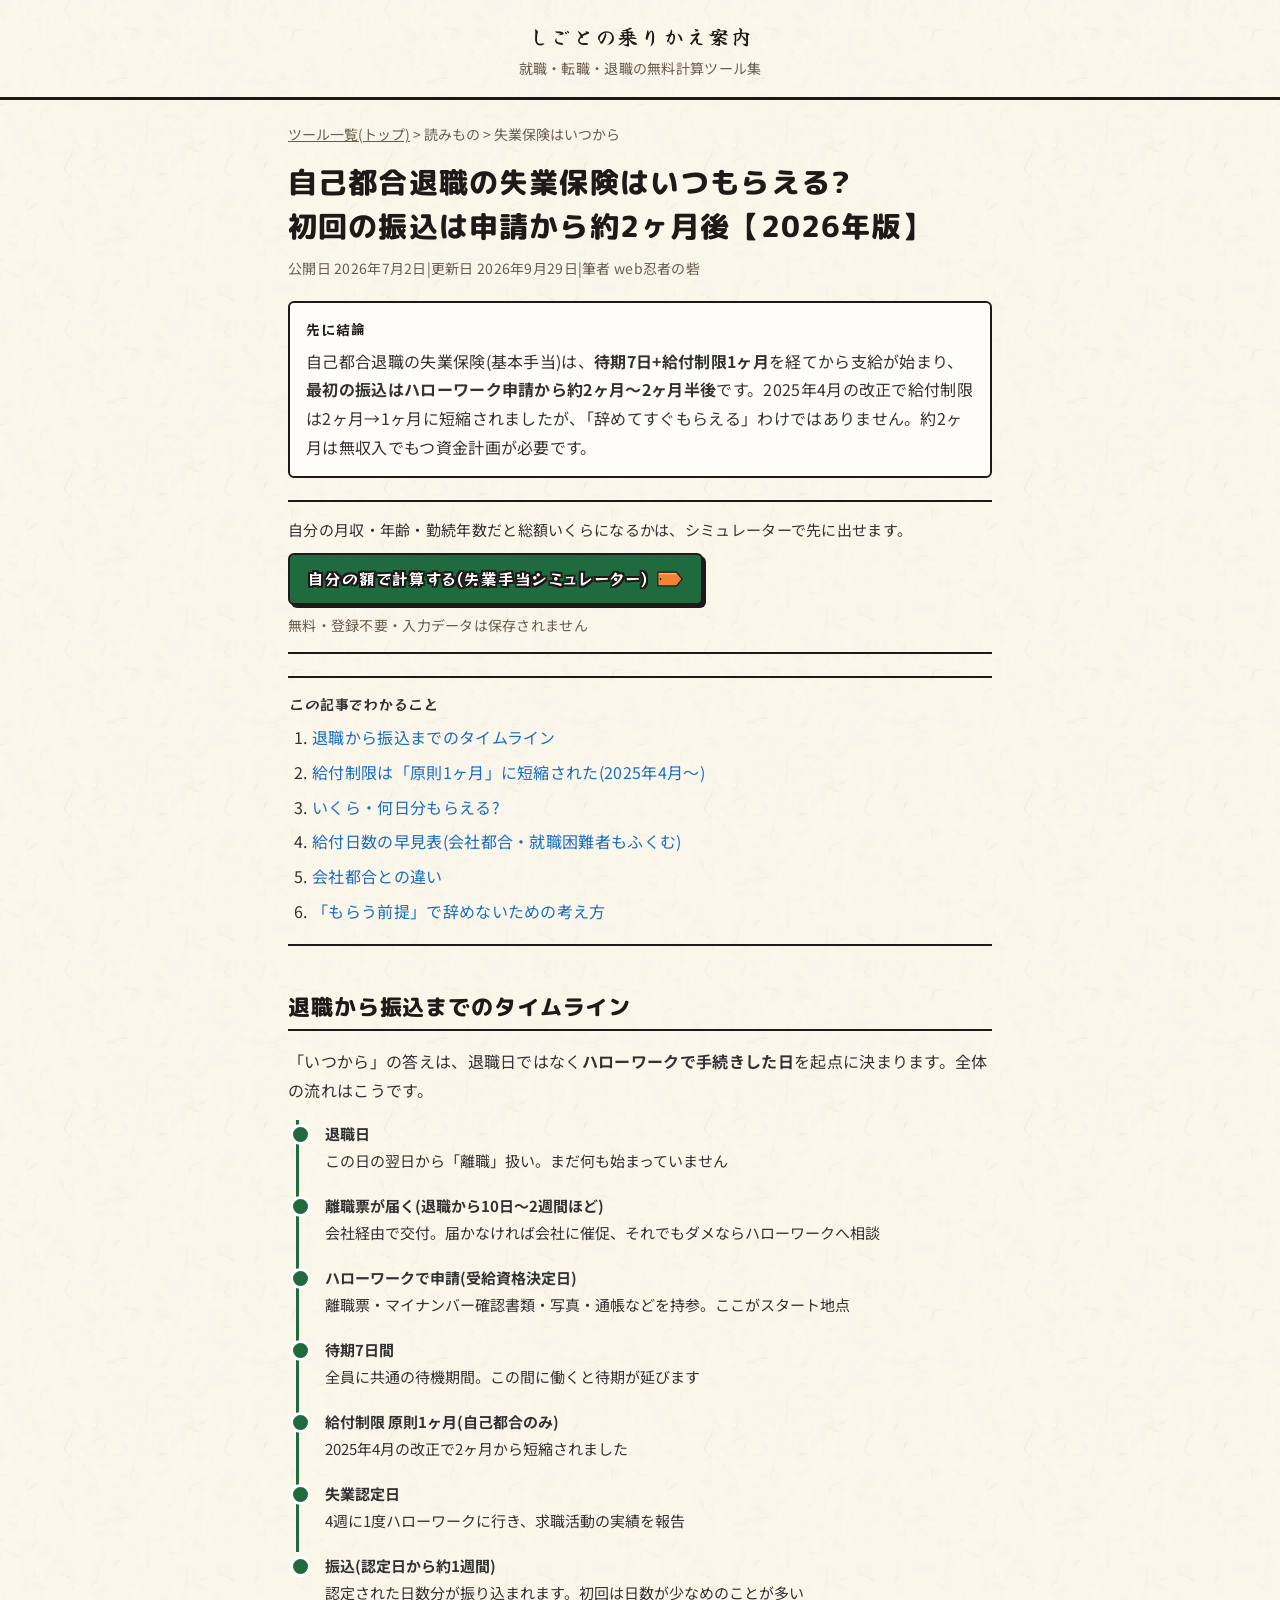
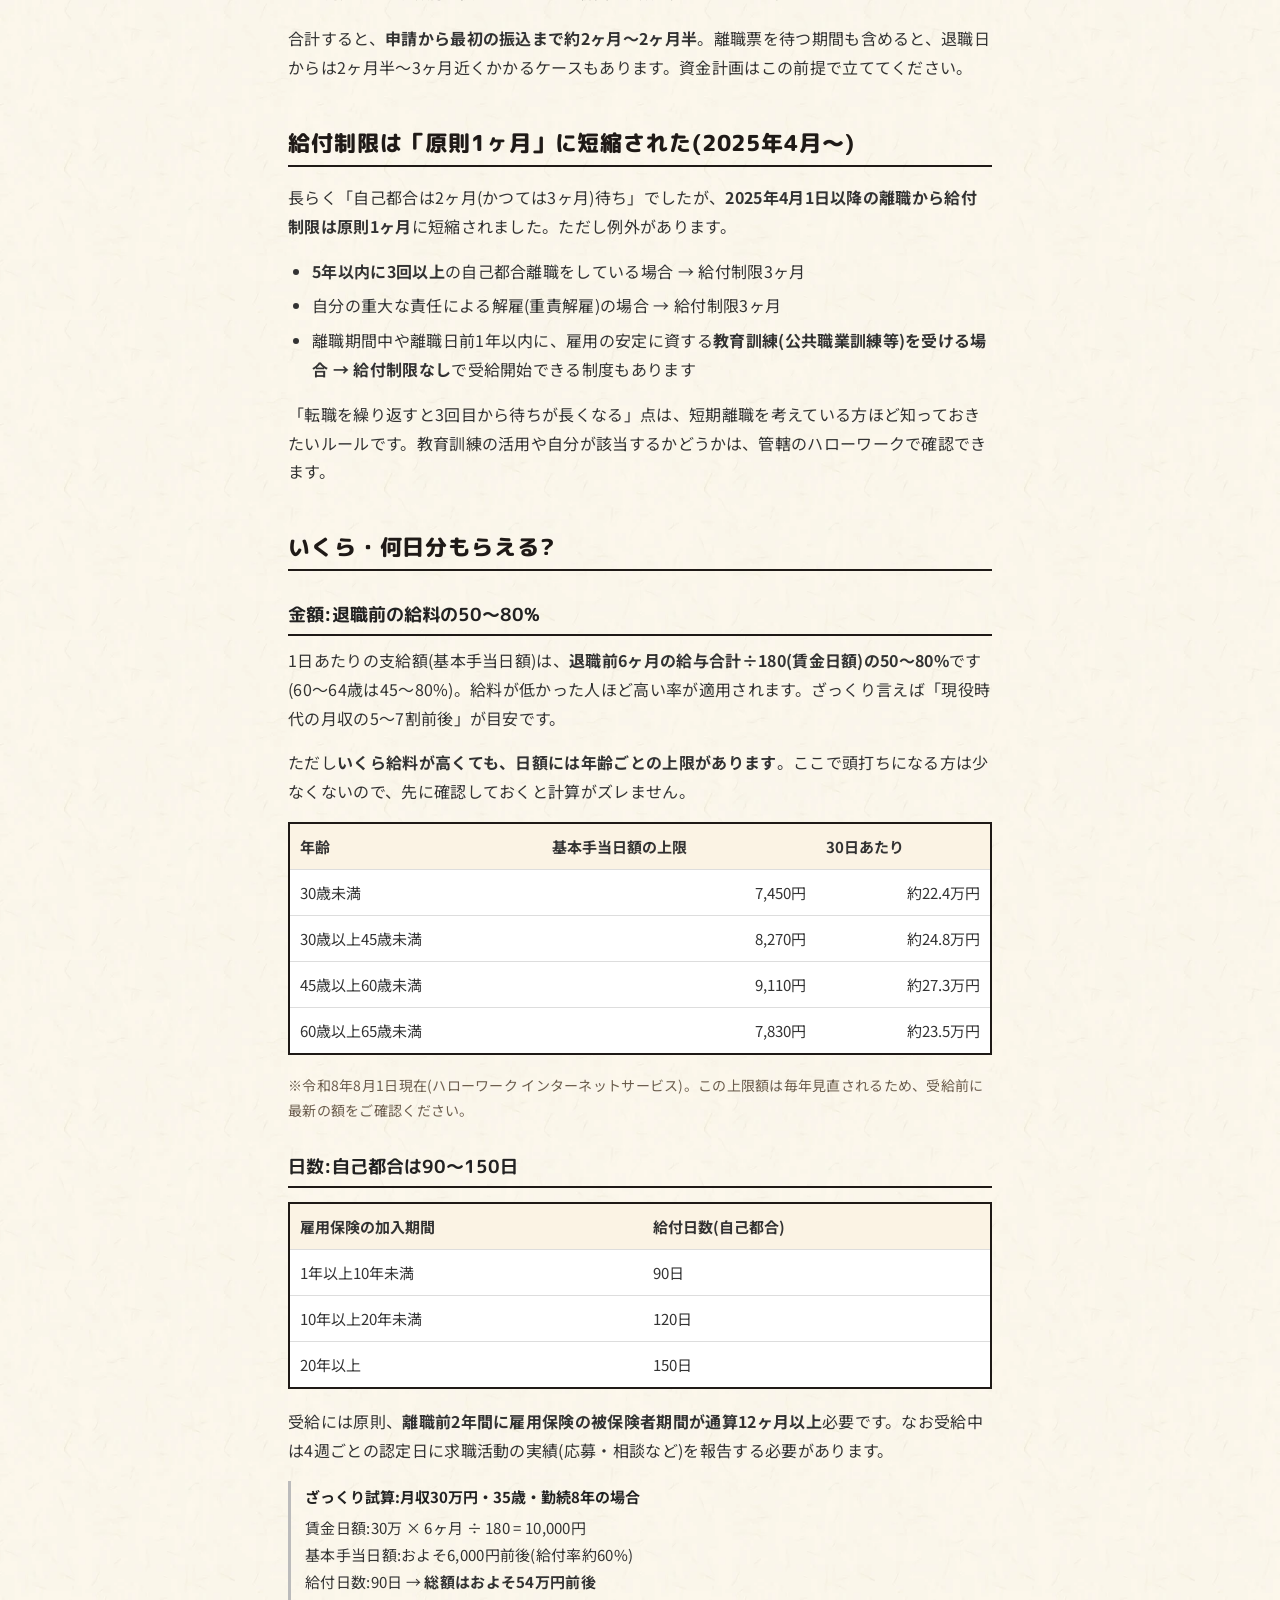
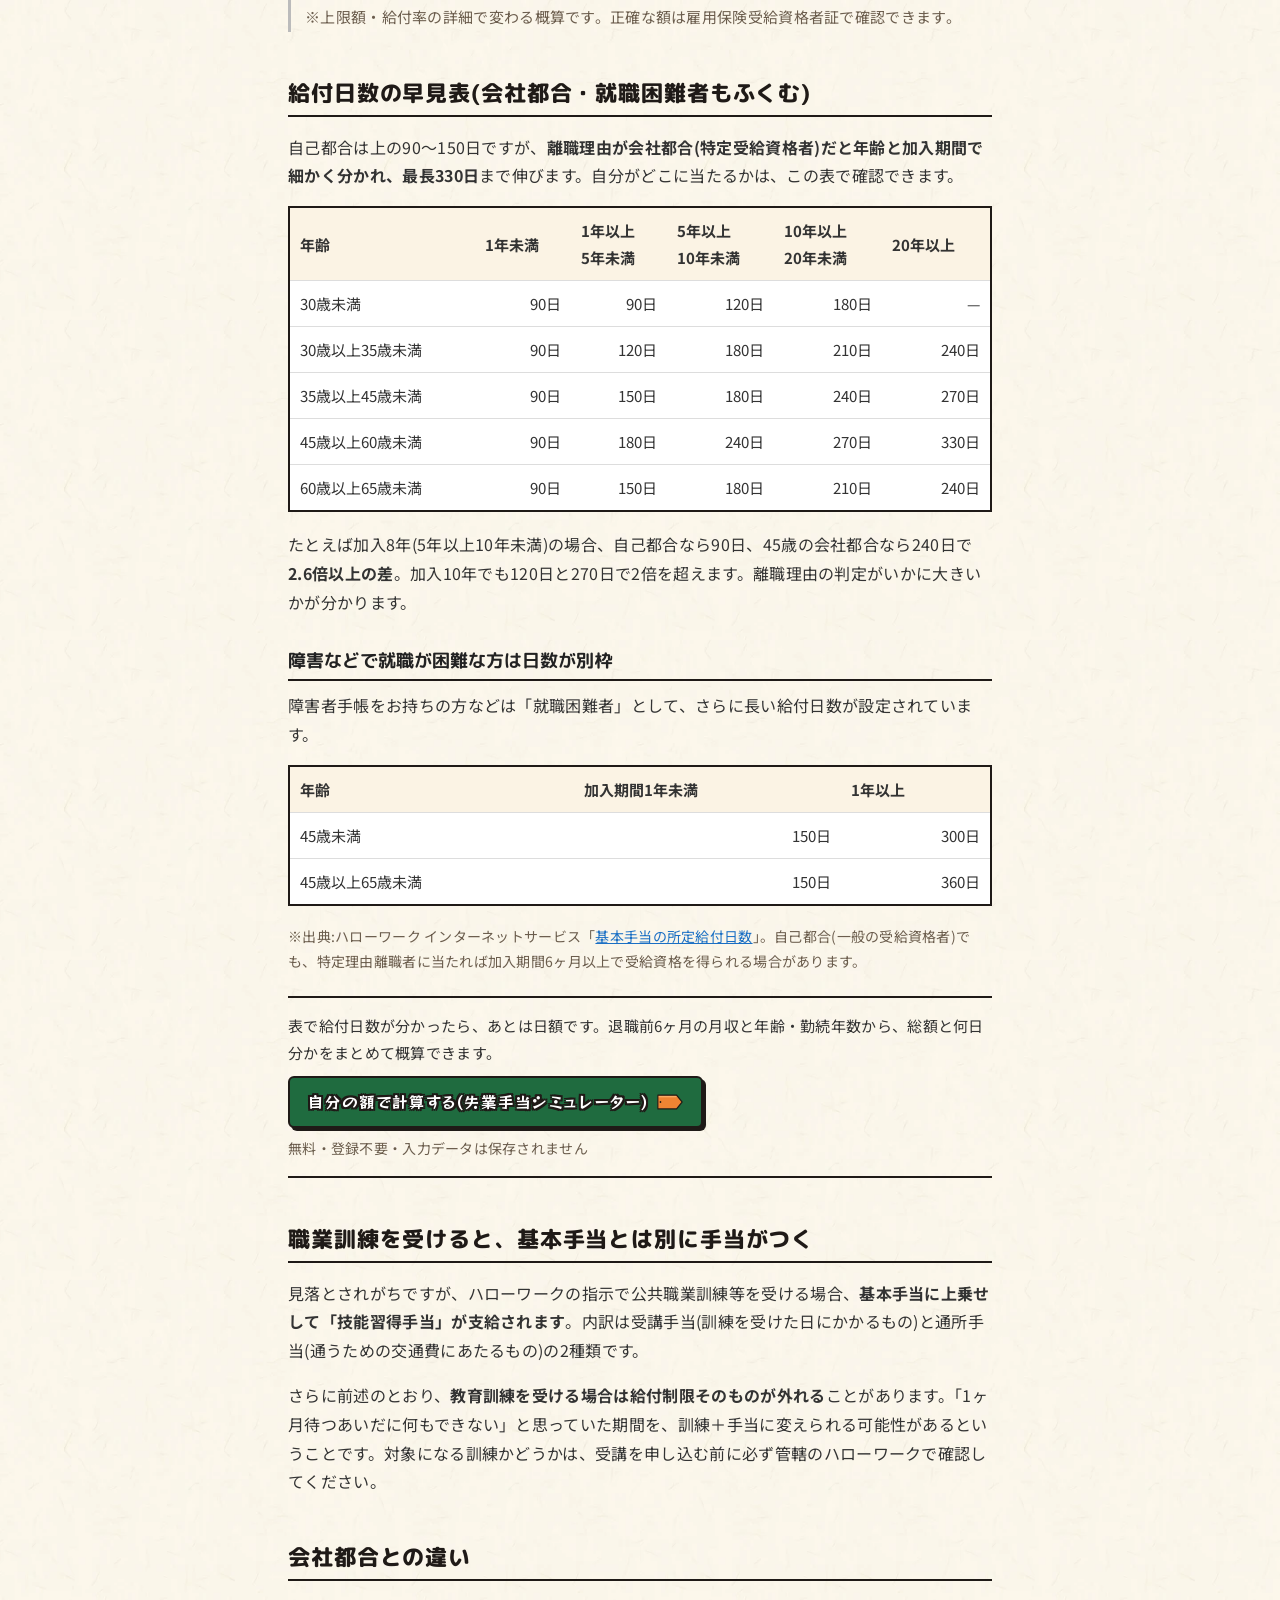
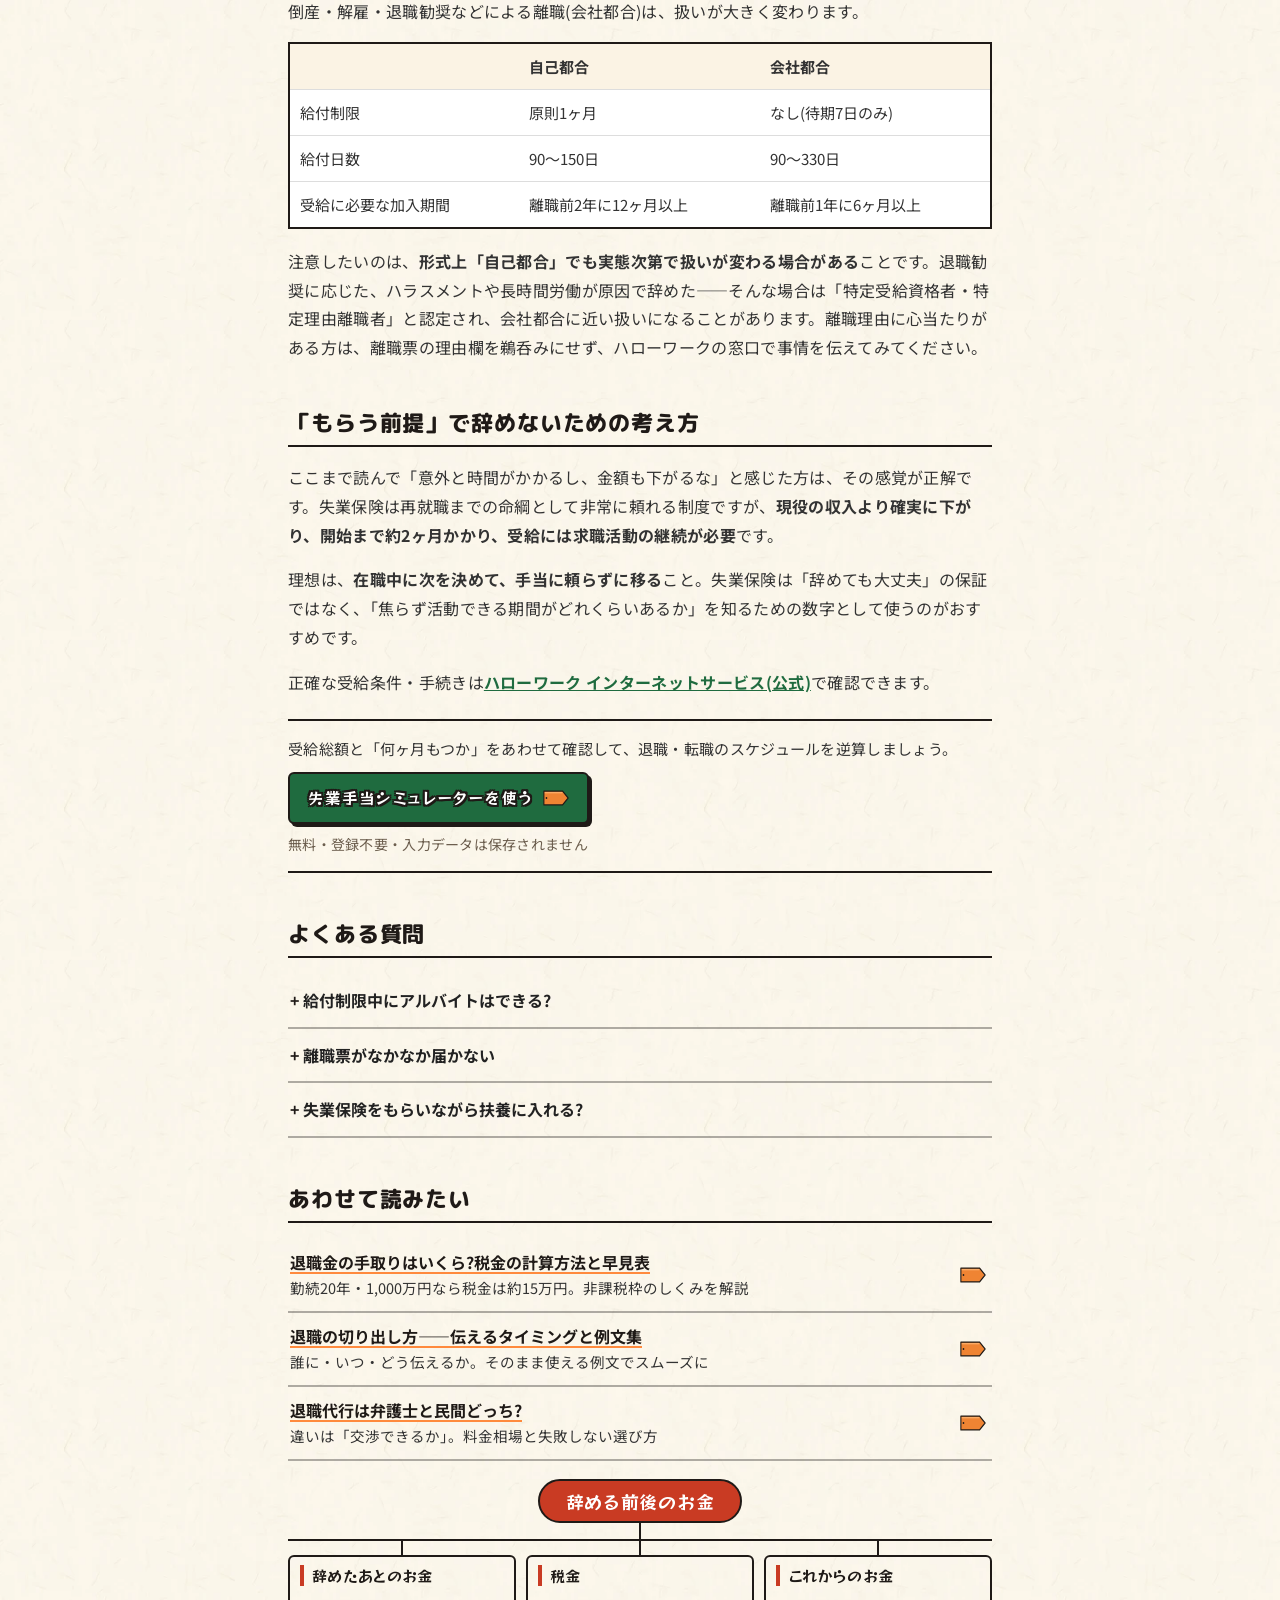
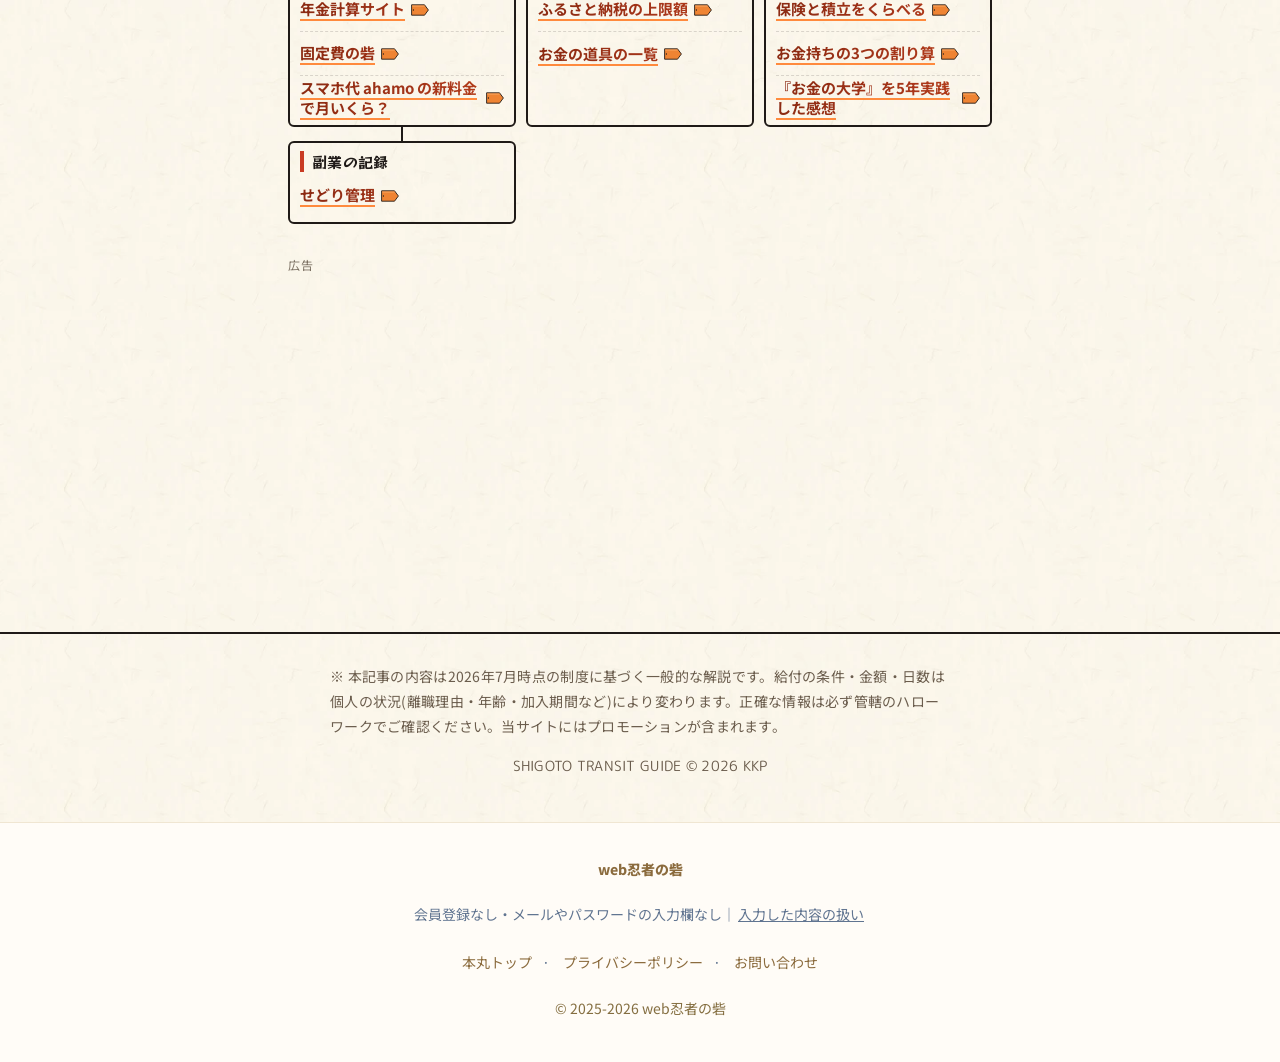
<file: articles/shitsugyo-hoken-itsukara.html>
<!DOCTYPE html>
<html lang="ja">
<head>
<meta charset="UTF-8">
<meta name="viewport" content="width=device-width,initial-scale=1">
<title>自己都合退職の失業保険はいつもらえる?初回の振込は申請から約2ヶ月後|給付制限1ヶ月のスケジュール【2026年版】|しごとの乗りかえ案内</title>
<meta name="description" content="自己都合退職の失業保険はいつもらえる?「待期7日+給付制限1ヶ月」のあと、実際の振込はハローワーク申請から約2ヶ月後。2025年4月の改正で給付制限は2ヶ月から1ヶ月に短縮されました。申請から振込までのタイムラインと金額の目安を解説。無料シミュレーター付き。">
<link rel="canonical" href="https://shigoto.kkpwebninja.com/articles/shitsugyo-hoken-itsukara">
<meta property="og:title" content="自己都合退職の失業保険はいつもらえる?初回の振込は申請から約2ヶ月後">
<meta property="og:description" content="待期7日+給付制限1ヶ月、振込は申請から約2ヶ月後。改正後の最新スケジュールと金額の目安をタイムラインで解説。">
<meta property="og:type" content="article">
<meta property="og:site_name" content="web忍者の砦">
<meta property="og:locale" content="ja_JP">
<meta property="og:url" content="https://shigoto.kkpwebninja.com/articles/shitsugyo-hoken-itsukara">
<meta property="og:image" content="https://shigoto.kkpwebninja.com/ogp.jpg?d=20261023b">
<meta name="twitter:card" content="summary_large_image">
<meta name="twitter:image" content="https://shigoto.kkpwebninja.com/ogp.jpg?d=20261023b">
<link rel="icon" type="image/png" sizes="32x32" href="/favicon.png">
<link rel="icon" type="image/png" sizes="192x192" href="/favicon-192.png">
<link rel="apple-touch-icon" sizes="180x180" href="/apple-touch-icon.png">
<script type="application/ld+json">
{
  "@context": "https://schema.org",
  "@type": "Article",
  "headline": "自己都合退職の失業保険はいつもらえる?初回の振込は申請から約2ヶ月後|給付制限1ヶ月のスケジュール【2026年版】",
  "description": "自己都合退職の失業保険は待期7日+給付制限1ヶ月、振込は申請から約2ヶ月後。申請から振込までのタイムラインと金額の目安を解説。",
  "author": {"@type":"Organization","name":"web忍者の砦"},
  "publisher": {"@type":"Organization","name":"web忍者の砦"},
  "datePublished": "2026-07-02",
  "dateModified": "2026-09-29",
  "mainEntityOfPage": "https://shigoto.kkpwebninja.com/articles/shitsugyo-hoken-itsukara",
  "image": "https://shigoto.kkpwebninja.com/ogp.jpg?d=20261023b"
}
</script>
<script type="application/ld+json">
{
  "@context": "https://schema.org",
  "@type": "BreadcrumbList",
  "itemListElement": [
    {"@type":"ListItem","position":1,"name":"しごとの乗りかえ案内","item":"https://shigoto.kkpwebninja.com/"},
    {"@type":"ListItem","position":2,"name":"自己都合退職の失業保険はいつから?"}
  ]
}
</script>
<script type="application/ld+json">
{
  "@context": "https://schema.org",
  "@type": "FAQPage",
  "mainEntity": [
    {"@type":"Question","name":"失業保険の給付制限中にアルバイトはできますか?","acceptedAnswer":{"@type":"Answer","text":"できますが、必ずハローワークへの申告が必要です。働き方(週の時間数など)によっては就職扱いになったり、支給が先送り・減額になったりします。事前に管轄のハローワークに確認するのが確実です。"}},
    {"@type":"Question","name":"離職票が届かないときはどうすればいいですか?","acceptedAnswer":{"@type":"Answer","text":"離職票は通常、退職から10日〜2週間ほどで会社経由で届きます。届かない場合は会社に催促し、それでも発行されない場合はハローワークに相談すれば会社への確認や仮手続きの案内をしてもらえます。"}},
    {"@type":"Question","name":"失業保険をもらいながら家族の扶養に入れますか?","acceptedAnswer":{"@type":"Answer","text":"健康保険の扶養は「今後の年収見込み」で判定されるため、基本手当の日額が一定額を超えると受給中は扶養に入れないのが一般的です。基準は加入する健康保険組合によって異なるので、家族の勤務先の健保に確認してください。"}}
  ]
}
</script>
<!-- Google Analytics -->
<script>
  window.dataLayer = window.dataLayer || [];
  function gtag(){dataLayer.push(arguments);}
  // 本番ドメインだけで計測する（*.pages.dev に来るボットの0秒訪問で数字が崩れていたため）
  if (/(^|\.)kkpwebninja\.com$/.test(location.hostname)) {
    var gs = document.createElement('script'); gs.async = true;
    gs.src = 'https://www.googletagmanager.com/gtag/js?id=G-2LM85GJN0L';
    document.head.appendChild(gs);
    gtag('js', new Date());
    gtag('config', 'G-2LM85GJN0L');
  }
</script>
<!-- AdSense -->
<script async data-overlays="bottom" src="https://pagead2.googlesyndication.com/pagead/js/adsbygoogle.js?client=ca-pub-1298304917726270" crossorigin="anonymous"></script>
<link rel="preconnect" href="https://fonts.googleapis.com">
<link rel="preconnect" href="https://fonts.gstatic.com" crossorigin>
<link href="https://fonts.googleapis.com/css2?family=M+PLUS+Rounded+1c:wght@500;700;800&family=Noto+Sans+JP:wght@400;500;700&display=swap" rel="stylesheet">
<!-- D4_KIT_START（scripts/apply_article_style.py が書く。手で直さない） -->
<link href="https://fonts.googleapis.com/css2?family=Yuji+Syuku&family=RocknRoll+One&display=swap&text=%28%290123456789%3F%E3%80%81%E3%80%8C%E3%80%8D%E3%80%90%E3%80%91%E3%80%9C%E3%81%82%E3%81%84%E3%81%86%E3%81%88%E3%81%8B%E3%81%8C%E3%81%8F%E3%81%91%E3%81%93%E3%81%94%E3%81%95%E3%81%97%E3%81%99%E3%81%9B%E3%81%9F%E3%81%A4%E3%81%A6%E3%81%A7%E3%81%A8%E3%81%AA%E3%81%AB%E3%81%AE%E3%81%AF%E3%81%B5%E3%81%BE%E3%81%BF%E3%82%80%E3%82%81%E3%82%82%E3%82%88%E3%82%89%E3%82%8A%E3%82%8B%E3%82%8C%E3%82%8F%E3%82%92%E3%82%A4%E3%82%B7%E3%82%BF%E3%83%9F%E3%83%A0%E3%83%A5%E3%83%A9%E3%83%AC%E3%83%B3%E3%83%B6%E3%83%BB%E3%83%BC%E4%B9%97%E4%BA%8B%E4%BB%98%E4%BC%9A%E4%BD%95%E4%BD%BF%E4%BF%9D%E5%85%88%E5%86%85%E5%88%86%E5%88%9D%E5%88%A5%E5%88%B6%E5%89%87%E5%89%8D%E5%8E%9F%E5%8F%97%E5%90%88%E5%95%8F%E5%9B%9E%E5%9B%B0%E5%9F%BA%E5%A4%B1%E5%B0%B1%E5%B7%B1%E5%B9%B4%E5%BD%93%E5%BE%8C%E6%89%8B%E6%8C%AF%E6%8F%90%E6%95%B0%E6%96%B9%E6%97%A5%E6%97%A9%E6%9C%88%E6%9C%AC%E6%A1%88%E6%A5%AD%E7%89%88%E7%94%B3%E7%9F%AD%E7%A4%BE%E7%AE%97%E7%B4%84%E7%B5%90%E7%B5%A6%E7%B7%B4%E7%B8%AE%E8%80%83%E8%80%85%E8%81%B7%E8%87%AA%E8%A1%A8%E8%A6%8B%E8%A8%88%E8%A8%93%E8%A8%98%E8%AA%AD%E8%AB%8B%E8%AB%96%E8%B3%AA%E8%BE%9E%E8%BE%BC%E9%80%80%E9%81%95%E9%83%BD%E9%99%90%E9%99%BA%E9%9B%A3%E9%A1%8D" rel="stylesheet">
<!-- 共通部品 D4（kkp-kit を kit/ にコピーしたもの。中は手で直さず kkp-kit 側で直して sync.sh） -->
<link rel="stylesheet" href="/kit/kit.css?v=0da92e0">
<script src="/kit/kit.js?v=0da92e0" defer></script>
<!-- D4_KIT_END -->
<style>
/* ===== 記事共通テンプレ(articles/共通。変更時は5記事すべて揃えること。正本は scripts/article_style.css → scripts/apply_article_style.py で5記事へ反映) ===== */
:root{
  --orange:#F08A3C;
  --orange-deep:#E06A20;
  --cyan:#2c99ad;
  --coral:#e51c15;
  --green:#5BB97E;
  --green-deep:#1F6B3F;
  --cream:#FBEFDC;
  --cream-deep:#F7E3C6;
  --ink:#333333;
  --ink-soft:#6B5D4D;
  --line:#DDDDDD;
  --band:#F1F7F2;
  --link:#1A6FC4;
  --ok:#4E7A4E;
  --accent:var(--green-deep);
}
*{margin:0;padding:0;box-sizing:border-box;}
html{scroll-behavior:smooth;}
body{font-family:'Noto Sans JP',sans-serif;background:#fff;color:var(--ink);line-height:1.8;font-size:16px;}
.en{font-family:'M PLUS Rounded 1c',sans-serif;letter-spacing:.12em;}
header.site{background:#fff;border-bottom:1px solid var(--line);padding:16px 20px;text-align:center;}
header.site .brand-en{font-size:14px;color:var(--orange-deep);text-transform:uppercase;letter-spacing:.04em;}
header.site .site-name{font-family:'M PLUS Rounded 1c',sans-serif;font-weight:800;font-size:19px;letter-spacing:.06em;margin-top:2px;}
header.site .site-name a{color:var(--orange-deep);text-decoration:none;}
header.site .site-sub{font-size:14px;color:var(--ink-soft);}
main{max-width:740px;margin:0 auto;padding:22px 18px 60px;}
.breadcrumb{font-size:14px;color:var(--ink-soft);margin-bottom:14px;}
.breadcrumb a{color:var(--ink-soft);}
article h1{font-family:'M PLUS Rounded 1c',sans-serif;font-size:clamp(22px,4.6vw,29px);font-weight:800;line-height:1.5;letter-spacing:.02em;color:#222;margin-bottom:8px;}
.article-meta{font-size:14px;color:var(--ink-soft);margin-bottom:20px;}
article a{color:var(--link);}
/* 色付きの角丸箱は「先に結論」の1つだけ */
.point{background:#FFFAF0;border:1px solid #E8D5B0;border-radius:8px;padding:14px 16px;margin:0 0 20px;}
.point .point-label{display:block;font-family:'M PLUS Rounded 1c',sans-serif;font-weight:800;font-size:14px;color:var(--accent);margin-bottom:4px;}
.point p{font-size:16px;margin:0;}
.toc{border-top:1px solid var(--line);border-bottom:1px solid var(--line);padding:12px 2px;margin-bottom:28px;font-size:15px;}
.toc b{font-family:'M PLUS Rounded 1c',sans-serif;font-size:14px;color:var(--ink);}
.toc ol{margin:6px 0 0 22px;}
.toc a{color:var(--link);text-decoration:none;}
.toc a:hover{text-decoration:underline;}
article h2{font-family:'M PLUS Rounded 1c',sans-serif;font-weight:800;font-size:22px;line-height:1.5;letter-spacing:.02em;color:var(--accent);background:var(--band);border-left:4px solid var(--accent);padding:8px 12px;margin:44px 0 16px;}
article h3{font-family:'M PLUS Rounded 1c',sans-serif;font-weight:700;font-size:18px;line-height:1.6;color:#222;border-bottom:1px solid var(--line);padding-bottom:4px;margin:30px 0 10px;}
article p{margin-bottom:16px;font-size:16px;}
article ul,article ol{margin:0 0 16px 24px;font-size:16px;}
article li{margin-bottom:6px;}
.note{font-size:14px;color:var(--ink-soft);}
.table-wrap{overflow-x:auto;margin:14px 0 18px;}
table.data{width:100%;border-collapse:collapse;font-size:15px;background:#fff;border:1px solid var(--line);}
table.data th{background:var(--band);font-size:15px;padding:9px 10px;text-align:left;white-space:nowrap;border-bottom:1px solid var(--line);}
table.data td{padding:9px 10px;border-top:1px solid var(--line);font-size:15px;}
table.data td.num{text-align:right;font-variant-numeric:tabular-nums;white-space:nowrap;}
table.data td.c{text-align:center;}
table.data th.num{text-align:right;}
table.data th.grp{text-align:center;border-left:1px solid var(--line);}
/* 列の多い早見表: スマホでは表の中だけ横に動かす。勤続年数の列は固定して、どの行を見ているか分かるようにする */
table.data[data-gen] td:first-child{position:sticky;left:0;background:#fff;z-index:1;white-space:nowrap;box-shadow:1px 0 0 var(--line);}
table.data[data-gen] tr:first-child th:first-child{position:sticky;left:0;z-index:2;box-shadow:1px 0 0 var(--line);}
@media (max-width:700px){
  .table-wrap:has(table[data-gen])::before{content:"表は横に動かせます";display:block;font-size:14px;color:var(--ink-soft);margin-bottom:4px;}
}
.example{border-left:3px solid #BBBBBB;padding:2px 0 2px 14px;margin:14px 0 18px;font-size:15px;}
.example .ex-title{display:block;font-weight:700;color:#222;margin-bottom:4px;}
.example p{font-size:15px;margin-bottom:8px;}
.example p:last-child{margin-bottom:0;}
.lines{background:#F7F7F7;border-left:3px solid var(--accent);padding:10px 14px;margin:10px 0 16px;font-size:15px;}
.timeline{margin:14px 0 18px;}
.tstep{position:relative;padding:0 0 18px 26px;border-left:3px solid var(--accent);margin-left:8px;font-size:15px;}
.tstep:last-child{border-left-color:transparent;padding-bottom:0;}
.tstep::before{content:"";position:absolute;left:-9px;top:4px;width:15px;height:15px;border-radius:50%;background:var(--accent);border:3px solid #fff;}
.tstep b{display:block;font-size:15px;}
/* ツールへの導線: 罫線で区切るだけ(箱にしない) */
.toolcta{margin:22px 0;padding:14px 0;border-top:1px solid var(--line);border-bottom:1px solid var(--line);}
.toolcta p{font-size:15px;margin-bottom:10px;}
.toolcta a{display:inline-block;padding:10px 18px;border-radius:4px;background:var(--accent);color:#fff;text-decoration:none;font-weight:700;font-size:15.5px;}
.toolcta a:hover{filter:brightness(1.12);}
.toolcta .free{font-size:14px;color:var(--ink-soft);margin:8px 0 0;}
.cta{margin:24px 0;padding:16px;border-radius:4px;background:#fff;border:1px solid var(--orange);}
.cta p{font-size:14.5px;margin-bottom:10px;}
.cta a{display:block;text-align:center;padding:12px;border-radius:4px;background:var(--orange);color:#fff;text-decoration:none;font-weight:700;letter-spacing:.1em;font-size:15px;}
.cta a:hover{background:var(--orange-deep);}
.cta .cta-note{font-size:14px;color:var(--ink-soft);margin:8px 0 0;text-align:center;}
.faqsec{margin-top:44px;}
.explain{border-bottom:1px solid var(--line);}
.explain summary{cursor:pointer;padding:12px 2px;font-size:16px;font-weight:700;color:#222;list-style:none;}
.explain summary::-webkit-details-marker{display:none;}
.explain summary::before{content:"+ ";color:var(--accent);}
.explain[open] summary::before{content:"− ";}
.exp-body{padding:0 2px 14px;font-size:15px;}
.exp-body p{margin-bottom:6px;font-size:15px;}
.related{margin-top:44px;}
.related a.rel-card{display:block;border-bottom:1px solid var(--line);padding:10px 2px;text-decoration:none;color:var(--ink);font-size:14.5px;line-height:1.7;}
.related a.rel-card b{display:block;color:var(--link);font-size:16px;}
.related a.rel-card:hover b{text-decoration:underline;}
.ad-slot{margin-top:30px;text-align:center;min-height:288px;}
.ad-slot:empty{display:none;}
/* 砦の標準サイズ（スマホ300x250 / PC336x280）。auto のままだと幅が取れず 0x0 で配信されない（2026-09-20 実測） */
.ad-slot ins.adsbygoogle{display:block;width:300px;height:250px;margin:0 auto;}
.ad-label{font-size:12px;color:#7a6f61;letter-spacing:.08em;margin:0 0 6px;text-align:left;}
@media(min-width:768px){.ad-slot{min-height:318px;}.ad-slot ins.adsbygoogle{width:336px;height:280px;}}
/* サービスごとの一覧（転職エージェントの連絡まわり）: 見出し＋2列の表＋1行のPRリンク。箱にしない */
table.kv th{width:30%;white-space:normal;vertical-align:top;border-top:1px solid var(--line);}
table.kv td{vertical-align:top;}
table.kv td .src{display:block;font-size:14px;color:var(--ink-soft);margin-top:2px;}
.prlink{margin:8px 0 26px;font-size:15px;}
.prlink a{font-weight:700;}
.prlink .pr{display:inline-block;font-size:11px;color:var(--ink-soft);border:1px solid #BBBBBB;border-radius:2px;padding:0 4px;margin-right:6px;line-height:1.6;vertical-align:1px;}
table.data td.mark{text-align:center;white-space:nowrap;}
footer{border-top:1px solid var(--line);padding:30px 20px 44px;text-align:center;font-size:14px;color:var(--ink-soft);}
footer .disclaimer{max-width:620px;margin:0 auto 14px;text-align:left;}
/* ===== 2026-10-19 共通部品 D4（ストリート和忍者）に見た目をそろえる（トップ c97ef90 と同じ控えめな入れ方） =====
   見出しを筆・墨のふち・道しるべ・和紙の地だけ。本文の書体（Noto Sans JP）・本文・数字・出典・
   アフィリエイトの枠（.cta / .prlink / PR 表記 / 計測img）・広告の位置・GA4・JSON-LD・title は変えない。 */
body.k-page{background:var(--k-surface) url(/kit/img/d4-washi.webp) 0 0/320px auto;color:var(--ink);font-family:'Noto Sans JP',sans-serif;font-size:16px;line-height:1.8;}
header.site{background:var(--k-kinari) url(/kit/img/d4-washi.webp) 0 0/320px auto;border-bottom:var(--k-bw) solid var(--k-sumi);}
header.site .site-name{font-family:var(--k-brush);font-weight:400;font-size:21px;letter-spacing:.08em;font-feature-settings:"palt" 1;}
header.site .site-name a{color:var(--k-sumi);}
article h1{font-family:var(--k-head);font-weight:800;letter-spacing:.04em;color:var(--k-sumi);font-feature-settings:"palt" 1;}
article h2{font-family:var(--k-head);font-weight:800;letter-spacing:.04em;color:var(--k-sumi);background:var(--k-kinari) url(/kit/img/d4-washi.webp) 0 0/320px auto;border:var(--k-bw-s) solid var(--k-sumi);border-left:8px solid var(--accent);border-radius:var(--k-r);font-feature-settings:"palt" 1;}
article h3{border-bottom:var(--k-bw-s) solid var(--k-sumi);}
.point{background:var(--k-surface);border:var(--k-bw-s) solid var(--k-sumi);border-radius:var(--k-r);box-shadow:var(--k-sh-s);}
.point .point-label,.toc b{font-family:var(--k-bold);font-weight:400;letter-spacing:.06em;}
.toc{border-top:var(--k-bw-s) solid var(--k-sumi);border-bottom:var(--k-bw-s) solid var(--k-sumi);}
table.data{border:var(--k-bw-s) solid var(--k-sumi);}
table.data th{background:var(--k-kinari);}
.toolcta{border-top:var(--k-bw-s) solid var(--k-sumi);border-bottom:var(--k-bw-s) solid var(--k-sumi);}
/* 自分のツールへの導線は道しるべつきの札（同じ href・計測のまま） */
.toolcta a{display:inline-flex;align-items:center;gap:10px;min-height:44px;border:var(--k-bw-s) solid var(--k-sumi);border-radius:var(--k-r);box-shadow:var(--k-sh-s);font-family:var(--k-bold);font-weight:400;letter-spacing:.06em;text-shadow:var(--k-outline);font-feature-settings:"palt" 1;}
.toolcta a::after{content:"";flex:none;width:26px;height:16px;background:var(--k-sign) center/100% 100% no-repeat;transition:transform .2s;}
.toolcta a:hover{filter:none;}
.toolcta a:hover::after{transform:translateX(4px);}
.toolcta a:active{transform:translate(3px,3px);box-shadow:none;}
.explain{border-bottom:var(--k-bw-s) solid rgba(31,26,23,.35);}
/* あわせて読みたい: 右に道しるべ */
.related a.rel-card{position:relative;padding-right:44px;border-bottom:var(--k-bw-s) solid rgba(31,26,23,.35);}
.related a.rel-card::after{content:"";position:absolute;right:6px;top:50%;width:26px;height:16px;margin-top:-8px;background:var(--k-sign) center/100% 100% no-repeat;transition:transform .2s;}
.related a.rel-card:hover::after{transform:translateX(4px);}
.related a.rel-card b{color:var(--k-sumi);text-decoration:underline;text-decoration-color:var(--k-orange);text-decoration-thickness:2px;text-underline-offset:3px;}
.related a.rel-card:hover b{color:var(--k-shu);}
footer{border-top:var(--k-bw-s) solid var(--k-sumi);}
/* アフィリエイトの枠は文字の詰めも元のまま（kit.css の .k-page p の字間を当てない） */
.k-page .cta p,.k-page .prlink,.k-page .prlink a{letter-spacing:normal;}
/* ===== 2026-10-20 清潔感（kkp-kit 17eac63 の方針）: 英字の小見出しをやめる・見出しは k-h2 の形（帯・左線・枠なし、墨2pxの下線）・入れ物に影を付けない =====
   本文・表・出典・アフィリエイトの枠（.cta / .prlink / PR 表記 / 計測img）・広告・ツールへの導線の色は変えない。 */
header.site .brand-en{display:none;}
article h2{background:none;border:0;border-bottom:var(--k-bw-s) solid var(--k-sumi);border-radius:0;padding:0 0 6px;}
.point{box-shadow:none;}
.point .point-label{color:var(--k-sumi);}
.explain summary::before{color:var(--k-sumi);}
/* 読みやすさ 2026-10-21（字14px以上・明暗差4.5:1以上） */
.cta a{color:var(--k-sumi)}
/* /読みやすさ */
</style>
</head>
<body class="k-page">

<header class="site">
  <p class="brand-en en">SHIGOTO TRANSIT GUIDE</p>
  <p class="site-name"><a href="/">しごとの乗りかえ案内</a></p>
  <p class="site-sub">就職・転職・退職の無料計算ツール集</p>
</header>

<main>
<nav class="breadcrumb"><a href="/">ツール一覧(トップ)</a> &gt; 読みもの &gt; 失業保険はいつから</nav>

<article>
<h1>自己都合退職の失業保険はいつもらえる?<br>初回の振込は申請から約2ヶ月後【2026年版】</h1>
<p class="article-meta">公開日 2026年7月2日|更新日 2026年9月29日|筆者 web忍者の砦</p>

<div class="point">
  <span class="point-label">先に結論</span>
  <p>自己都合退職の失業保険(基本手当)は、<b>待期7日+給付制限1ヶ月</b>を経てから支給が始まり、<b>最初の振込はハローワーク申請から約2ヶ月〜2ヶ月半後</b>です。2025年4月の改正で給付制限は2ヶ月→1ヶ月に短縮されましたが、「辞めてすぐもらえる」わけではありません。約2ヶ月は無収入でもつ資金計画が必要です。</p>
</div>

<div class="toolcta">
  <p>自分の月収・年齢・勤続年数だと総額いくらになるかは、シミュレーターで先に出せます。</p>
  <a href="/#tool-unemploy" onclick="if(typeof gtag==='function')gtag('event','xlink_tool')">自分の額で計算する(失業手当シミュレーター)</a>
  <p class="free">無料・登録不要・入力データは保存されません</p>
</div>

<div class="toc">
  <b>この記事でわかること</b>
  <ol>
    <li><a href="#timeline">退職から振込までのタイムライン</a></li>
    <li><a href="#kaisei">給付制限は「原則1ヶ月」に短縮された(2025年4月〜)</a></li>
    <li><a href="#ikura">いくら・何日分もらえる?</a></li>
    <li><a href="#hayami">給付日数の早見表(会社都合・就職困難者もふくむ)</a></li>
    <li><a href="#kaisha">会社都合との違い</a></li>
    <li><a href="#shikin">「もらう前提」で辞めないための考え方</a></li>
  </ol>
</div>

<h2 id="timeline">退職から振込までのタイムライン</h2>
<p>「いつから」の答えは、退職日ではなく<b>ハローワークで手続きした日</b>を起点に決まります。全体の流れはこうです。</p>
<div class="timeline">
  <div class="tstep"><b>退職日</b>この日の翌日から「離職」扱い。まだ何も始まっていません</div>
  <div class="tstep"><b>離職票が届く(退職から10日〜2週間ほど)</b>会社経由で交付。届かなければ会社に催促、それでもダメならハローワークへ相談</div>
  <div class="tstep"><b>ハローワークで申請(受給資格決定日)</b>離職票・マイナンバー確認書類・写真・通帳などを持参。ここがスタート地点</div>
  <div class="tstep"><b>待期7日間</b>全員に共通の待機期間。この間に働くと待期が延びます</div>
  <div class="tstep"><b>給付制限 原則1ヶ月(自己都合のみ)</b>2025年4月の改正で2ヶ月から短縮されました</div>
  <div class="tstep"><b>失業認定日</b>4週に1度ハローワークに行き、求職活動の実績を報告</div>
  <div class="tstep"><b>振込(認定日から約1週間)</b>認定された日数分が振り込まれます。初回は日数が少なめのことが多い</div>
</div>
<p>合計すると、<b>申請から最初の振込まで約2ヶ月〜2ヶ月半</b>。離職票を待つ期間も含めると、退職日からは2ヶ月半〜3ヶ月近くかかるケースもあります。資金計画はこの前提で立ててください。</p>

<h2 id="kaisei">給付制限は「原則1ヶ月」に短縮された(2025年4月〜)</h2>
<p>長らく「自己都合は2ヶ月(かつては3ヶ月)待ち」でしたが、<b>2025年4月1日以降の離職から給付制限は原則1ヶ月</b>に短縮されました。ただし例外があります。</p>
<ul>
  <li><b>5年以内に3回以上</b>の自己都合離職をしている場合 → 給付制限3ヶ月</li>
  <li>自分の重大な責任による解雇(重責解雇)の場合 → 給付制限3ヶ月</li>
  <li>離職期間中や離職日前1年以内に、雇用の安定に資する<b>教育訓練(公共職業訓練等)を受ける場合 → 給付制限なし</b>で受給開始できる制度もあります</li>
</ul>
<p>「転職を繰り返すと3回目から待ちが長くなる」点は、短期離職を考えている方ほど知っておきたいルールです。教育訓練の活用や自分が該当するかどうかは、管轄のハローワークで確認できます。</p>

<h2 id="ikura">いくら・何日分もらえる?</h2>
<h3>金額:退職前の給料の50〜80%</h3>
<p>1日あたりの支給額(基本手当日額)は、<b>退職前6ヶ月の給与合計÷180(賃金日額)の50〜80%</b>です(60〜64歳は45〜80%)。給料が低かった人ほど高い率が適用されます。ざっくり言えば「現役時代の月収の5〜7割前後」が目安です。</p>
<p>ただし<b>いくら給料が高くても、日額には年齢ごとの上限があります</b>。ここで頭打ちになる方は少なくないので、先に確認しておくと計算がズレません。</p>
<div class="table-wrap">
<table class="data">
  <tr><th>年齢</th><th>基本手当日額の上限</th><th>30日あたり</th></tr>
  <tr><td>30歳未満</td><td class="num">7,450円</td><td class="num">約22.4万円</td></tr>
  <tr><td>30歳以上45歳未満</td><td class="num">8,270円</td><td class="num">約24.8万円</td></tr>
  <tr><td>45歳以上60歳未満</td><td class="num">9,110円</td><td class="num">約27.3万円</td></tr>
  <tr><td>60歳以上65歳未満</td><td class="num">7,830円</td><td class="num">約23.5万円</td></tr>
</table>
</div>
<p class="note">※令和8年8月1日現在(ハローワーク インターネットサービス)。この上限額は毎年見直されるため、受給前に最新の額をご確認ください。</p>
<h3>日数:自己都合は90〜150日</h3>
<div class="table-wrap">
<table class="data">
  <tr><th>雇用保険の加入期間</th><th>給付日数(自己都合)</th></tr>
  <tr><td>1年以上10年未満</td><td>90日</td></tr>
  <tr><td>10年以上20年未満</td><td>120日</td></tr>
  <tr><td>20年以上</td><td>150日</td></tr>
</table>
</div>
<p>受給には原則、<b>離職前2年間に雇用保険の被保険者期間が通算12ヶ月以上</b>必要です。なお受給中は4週ごとの認定日に求職活動の実績(応募・相談など)を報告する必要があります。</p>
<div class="example">
  <span class="ex-title">ざっくり試算:月収30万円・35歳・勤続8年の場合</span>
  <p>賃金日額:30万 × 6ヶ月 ÷ 180 = 10,000円<br>
  基本手当日額:およそ6,000円前後(給付率約60%)<br>
  給付日数:90日 → <b>総額はおよそ54万円前後</b></p>
  <p class="note">※上限額・給付率の詳細で変わる概算です。正確な額は雇用保険受給資格者証で確認できます。</p>
</div>

<h2 id="hayami">給付日数の早見表(会社都合・就職困難者もふくむ)</h2>
<p>自己都合は上の90〜150日ですが、<b>離職理由が会社都合(特定受給資格者)だと年齢と加入期間で細かく分かれ、最長330日</b>まで伸びます。自分がどこに当たるかは、この表で確認できます。</p>
<div class="table-wrap">
<table class="data">
  <tr><th>年齢</th><th>1年未満</th><th>1年以上<br>5年未満</th><th>5年以上<br>10年未満</th><th>10年以上<br>20年未満</th><th>20年以上</th></tr>
  <tr><td>30歳未満</td><td class="num">90日</td><td class="num">90日</td><td class="num">120日</td><td class="num">180日</td><td class="num">—</td></tr>
  <tr><td>30歳以上35歳未満</td><td class="num">90日</td><td class="num">120日</td><td class="num">180日</td><td class="num">210日</td><td class="num">240日</td></tr>
  <tr><td>35歳以上45歳未満</td><td class="num">90日</td><td class="num">150日</td><td class="num">180日</td><td class="num">240日</td><td class="num">270日</td></tr>
  <tr><td>45歳以上60歳未満</td><td class="num">90日</td><td class="num">180日</td><td class="num">240日</td><td class="num">270日</td><td class="num">330日</td></tr>
  <tr><td>60歳以上65歳未満</td><td class="num">90日</td><td class="num">150日</td><td class="num">180日</td><td class="num">210日</td><td class="num">240日</td></tr>
</table>
</div>
<p>たとえば加入8年(5年以上10年未満)の場合、自己都合なら90日、45歳の会社都合なら240日で<b>2.6倍以上の差</b>。加入10年でも120日と270日で2倍を超えます。離職理由の判定がいかに大きいかが分かります。</p>
<h3>障害などで就職が困難な方は日数が別枠</h3>
<p>障害者手帳をお持ちの方などは「就職困難者」として、さらに長い給付日数が設定されています。</p>
<div class="table-wrap">
<table class="data">
  <tr><th>年齢</th><th>加入期間1年未満</th><th>1年以上</th></tr>
  <tr><td>45歳未満</td><td class="num">150日</td><td class="num">300日</td></tr>
  <tr><td>45歳以上65歳未満</td><td class="num">150日</td><td class="num">360日</td></tr>
</table>
</div>
<p class="note">※出典:ハローワーク インターネットサービス「<a href="https://www.hellowork.mhlw.go.jp/insurance/insurance_benefitdays.html" target="_blank" rel="noopener">基本手当の所定給付日数</a>」。自己都合(一般の受給資格者)でも、特定理由離職者に当たれば加入期間6ヶ月以上で受給資格を得られる場合があります。</p>

<div class="toolcta">
  <p>表で給付日数が分かったら、あとは日額です。退職前6ヶ月の月収と年齢・勤続年数から、総額と何日分かをまとめて概算できます。</p>
  <a href="/#tool-unemploy" onclick="if(typeof gtag==='function')gtag('event','xlink_tool')">自分の額で計算する(失業手当シミュレーター)</a>
  <p class="free">無料・登録不要・入力データは保存されません</p>
</div>

<h2 id="kunren">職業訓練を受けると、基本手当とは別に手当がつく</h2>
<p>見落とされがちですが、ハローワークの指示で公共職業訓練等を受ける場合、<b>基本手当に上乗せして「技能習得手当」が支給されます</b>。内訳は受講手当(訓練を受けた日にかかるもの)と通所手当(通うための交通費にあたるもの)の2種類です。</p>
<p>さらに前述のとおり、<b>教育訓練を受ける場合は給付制限そのものが外れる</b>ことがあります。「1ヶ月待つあいだに何もできない」と思っていた期間を、訓練＋手当に変えられる可能性があるということです。対象になる訓練かどうかは、受講を申し込む前に必ず管轄のハローワークで確認してください。</p>

<h2 id="kaisha">会社都合との違い</h2>
<p>倒産・解雇・退職勧奨などによる離職(会社都合)は、扱いが大きく変わります。</p>
<div class="table-wrap">
<table class="data">
  <tr><th></th><th>自己都合</th><th>会社都合</th></tr>
  <tr><td>給付制限</td><td>原則1ヶ月</td><td>なし(待期7日のみ)</td></tr>
  <tr><td>給付日数</td><td>90〜150日</td><td>90〜330日</td></tr>
  <tr><td>受給に必要な加入期間</td><td>離職前2年に12ヶ月以上</td><td>離職前1年に6ヶ月以上</td></tr>
</table>
</div>
<p>注意したいのは、<b>形式上「自己都合」でも実態次第で扱いが変わる場合がある</b>ことです。退職勧奨に応じた、ハラスメントや長時間労働が原因で辞めた——そんな場合は「特定受給資格者・特定理由離職者」と認定され、会社都合に近い扱いになることがあります。離職理由に心当たりがある方は、離職票の理由欄を鵜呑みにせず、ハローワークの窓口で事情を伝えてみてください。</p>

<h2 id="shikin">「もらう前提」で辞めないための考え方</h2>
<p>ここまで読んで「意外と時間がかかるし、金額も下がるな」と感じた方は、その感覚が正解です。失業保険は再就職までの命綱として非常に頼れる制度ですが、<b>現役の収入より確実に下がり、開始まで約2ヶ月かかり、受給には求職活動の継続が必要</b>です。</p>
<p>理想は、<b>在職中に次を決めて、手当に頼らずに移る</b>こと。失業保険は「辞めても大丈夫」の保証ではなく、「焦らず活動できる期間がどれくらいあるか」を知るための数字として使うのがおすすめです。</p>
<p>正確な受給条件・手続きは<a href="https://www.hellowork.mhlw.go.jp/insurance/insurance_basicbenefit.html" target="_blank" rel="noopener" style="color:var(--accent);font-weight:700;">ハローワーク インターネットサービス(公式)</a>で確認できます。</p>

<div class="toolcta">
  <p>受給総額と「何ヶ月もつか」をあわせて確認して、退職・転職のスケジュールを逆算しましょう。</p>
  <a href="/#tool-unemploy" onclick="if(typeof gtag==='function')gtag('event','xlink_tool')">失業手当シミュレーターを使う</a>
  <p class="free">無料・登録不要・入力データは保存されません</p>
</div>

<section class="faqsec">
<h2>よくある質問</h2>
<details class="explain">
  <summary>給付制限中にアルバイトはできる?</summary>
  <div class="exp-body"><p>できますが、必ずハローワークへの申告が必要です。働き方(週の労働時間など)によっては就職扱いになったり、支給が先送り・減額になったりします。「これくらいなら大丈夫だろう」の自己判断は不正受給のリスクがあるので、事前に窓口で確認を。</p></div>
</details>
<details class="explain">
  <summary>離職票がなかなか届かない</summary>
  <div class="exp-body"><p>通常は退職から10日〜2週間ほどで届きます。遅い場合はまず会社に催促し、それでも発行されない場合はハローワークに相談すると、会社への確認や仮手続きの案内をしてもらえます。</p></div>
</details>
<details class="explain">
  <summary>失業保険をもらいながら扶養に入れる?</summary>
  <div class="exp-body"><p>健康保険の扶養は「今後の年収見込み」で判定されるため、基本手当の日額が一定額を超えると受給中は扶養に入れないのが一般的です。基準額や運用は健康保険組合ごとに異なるので、家族の勤務先の健保への確認が確実です。</p></div>
</details>
</section>

<section class="related">
<h2>あわせて読みたい</h2>
<a class="rel-card" href="/articles/taishokukin-tedori"><b>退職金の手取りはいくら?税金の計算方法と早見表</b>勤続20年・1,000万円なら税金は約15万円。非課税枠のしくみを解説</a>
<a class="rel-card" href="/articles/taishoku-kiridashikata"><b>退職の切り出し方——伝えるタイミングと例文集</b>誰に・いつ・どう伝えるか。そのまま使える例文でスムーズに</a>
<a class="rel-card" href="/articles/taishoku-daiko-bengoshi"><b>退職代行は弁護士と民間どっち?</b>違いは「交渉できるか」。料金相場と失敗しない選び方</a>
<div style="margin-top:18px"><div class="k-map"><div class="k-map-core"><span>辞める前後のお金</span></div><div class="k-map-b"><div class="k-map-br"><p class="k-map-h">辞めたあとのお金</p><a class="k-link" href="https://nenkin-sim.kkpwebninja.com/">年金計算サイト</a><a class="k-link" href="https://kotei.kkpwebninja.com/">固定費の砦</a><a class="k-link" href="https://kkpwebninja.com/blog/tsushin/ahamo-ryokin">スマホ代 ahamo の新料金で月いくら？</a></div><div class="k-map-br"><p class="k-map-h">税金</p><a class="k-link" href="https://kkpwebninja.com/furusato/">ふるさと納税の上限額</a><a class="k-link" href="https://kkpwebninja.com/money/">お金の道具の一覧</a></div><div class="k-map-br"><p class="k-map-h">これからのお金</p><a class="k-link" href="https://kkpwebninja.com/hoken-tsumitate/">保険と積立をくらべる</a><a class="k-link" href="https://3warizan.kkpwebninja.com/">お金持ちの3つの割り算</a><a class="k-link" href="https://kkpwebninja.com/blog/book/okane-no-daigaku-5nen">『お金の大学』を5年実践した感想</a></div><div class="k-map-br"><p class="k-map-h">副業の記録</p><a class="k-link" href="https://merukanri.kkpwebninja.com/">せどり管理</a></div></div></div></div>
</section>

<!-- ▼AdSense(記事下部1枠のみ・KKP「広告は下部のみ」準拠) -->
<div class="ad-slot">
  <div class="ad-label">広告</div>
  <ins class="adsbygoogle" style="display:block"
       data-ad-client="ca-pub-1298304917726270"
       data-ad-slot="2937937957"
       data-ad-format="rectangle" data-full-width-responsive="false"></ins>
  <script>(adsbygoogle = window.adsbygoogle || []).push({});</script>
</div>
</article>
</main>

<footer>
  <p class="disclaimer">※ 本記事の内容は2026年7月時点の制度に基づく一般的な解説です。給付の条件・金額・日数は個人の状況(離職理由・年齢・加入期間など)により変わります。正確な情報は必ず管轄のハローワークでご確認ください。当サイトにはプロモーションが含まれます。</p>
  <p class="en">SHIGOTO TRANSIT GUIDE &copy; 2026 KKP</p>
</footer>

<!-- WEBNINJA_UNIFIED_FOOTER -->
<footer style="text-align:center;padding:2rem 1rem 2.5rem;font-size:.875rem;color:#607490;line-height:2;border-top:1px solid #f0e6d2;margin-top:0;background:#fffcf7;">
  <div style="font-weight:800;color:#8b6b3d;font-size:.875rem;margin-bottom:0.4rem;">web忍者の砦</div>
  <div class="kkp-anshin">会員登録なし・メールやパスワードの入力欄なし｜<a href="https://privacypolicy.kkpwebninja.com/#nyuryoku" target="_blank" rel="noopener" style="color:inherit;text-decoration:underline;display:inline-block;padding:10px 2px;">入力した内容の扱い</a></div>
  <div>
    <a href="https://kkpwebninja.com/" target="_blank" rel="noopener" style="display:inline-block;padding:10px 2px;color:#8b6b3d;text-decoration:none;margin:0 0.5rem;">本丸トップ</a>·
    <a href="https://privacypolicy.kkpwebninja.com/" target="_blank" rel="noopener" style="display:inline-block;padding:10px 2px;color:#8b6b3d;text-decoration:none;margin:0 0.5rem;">プライバシーポリシー</a>·
    <a href="https://kkpwebninja.com/otoiawase" target="_blank" rel="noopener" style="display:inline-block;padding:10px 2px;color:#8b6b3d;text-decoration:none;margin:0 0.5rem;">お問い合わせ</a>
  </div>
  <div style="margin-top:0.5rem;color:#846e40;">© 2025-2026 web忍者の砦</div>
</footer>

</body>
</html>
</file>
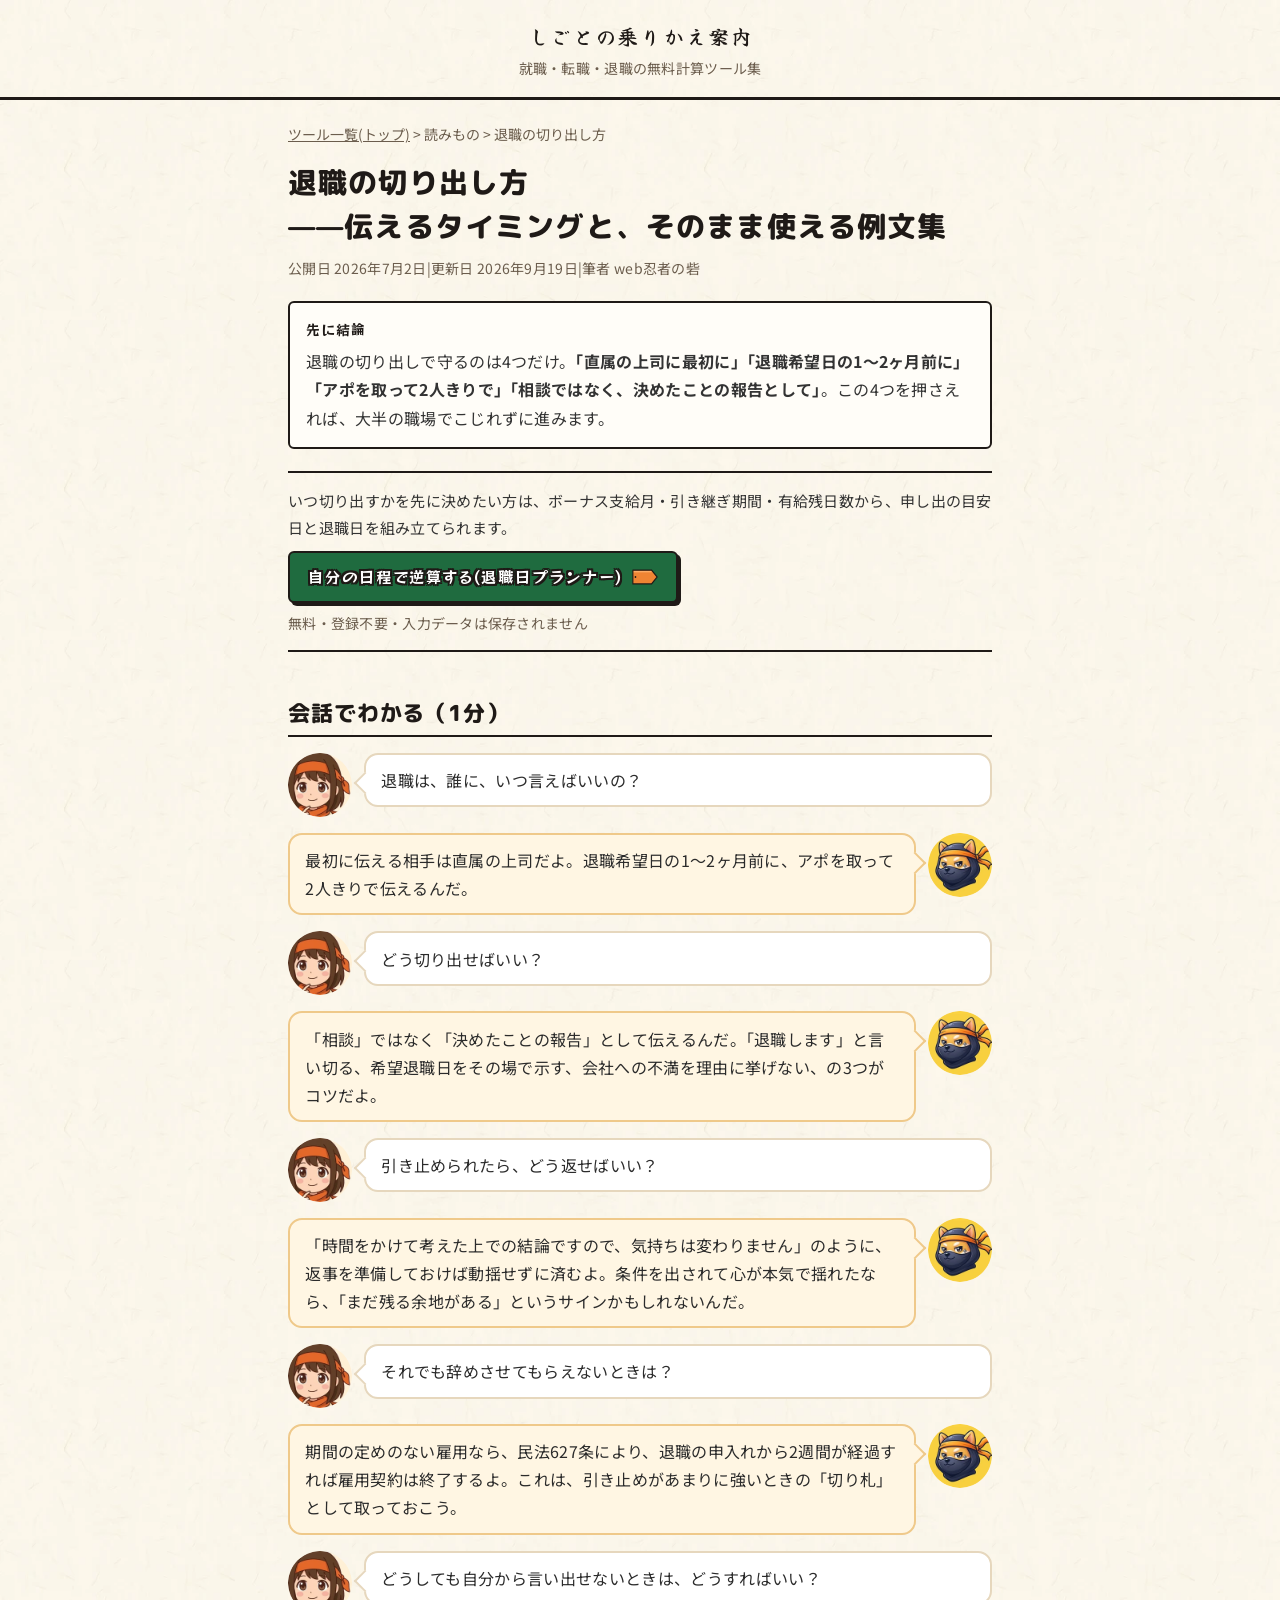
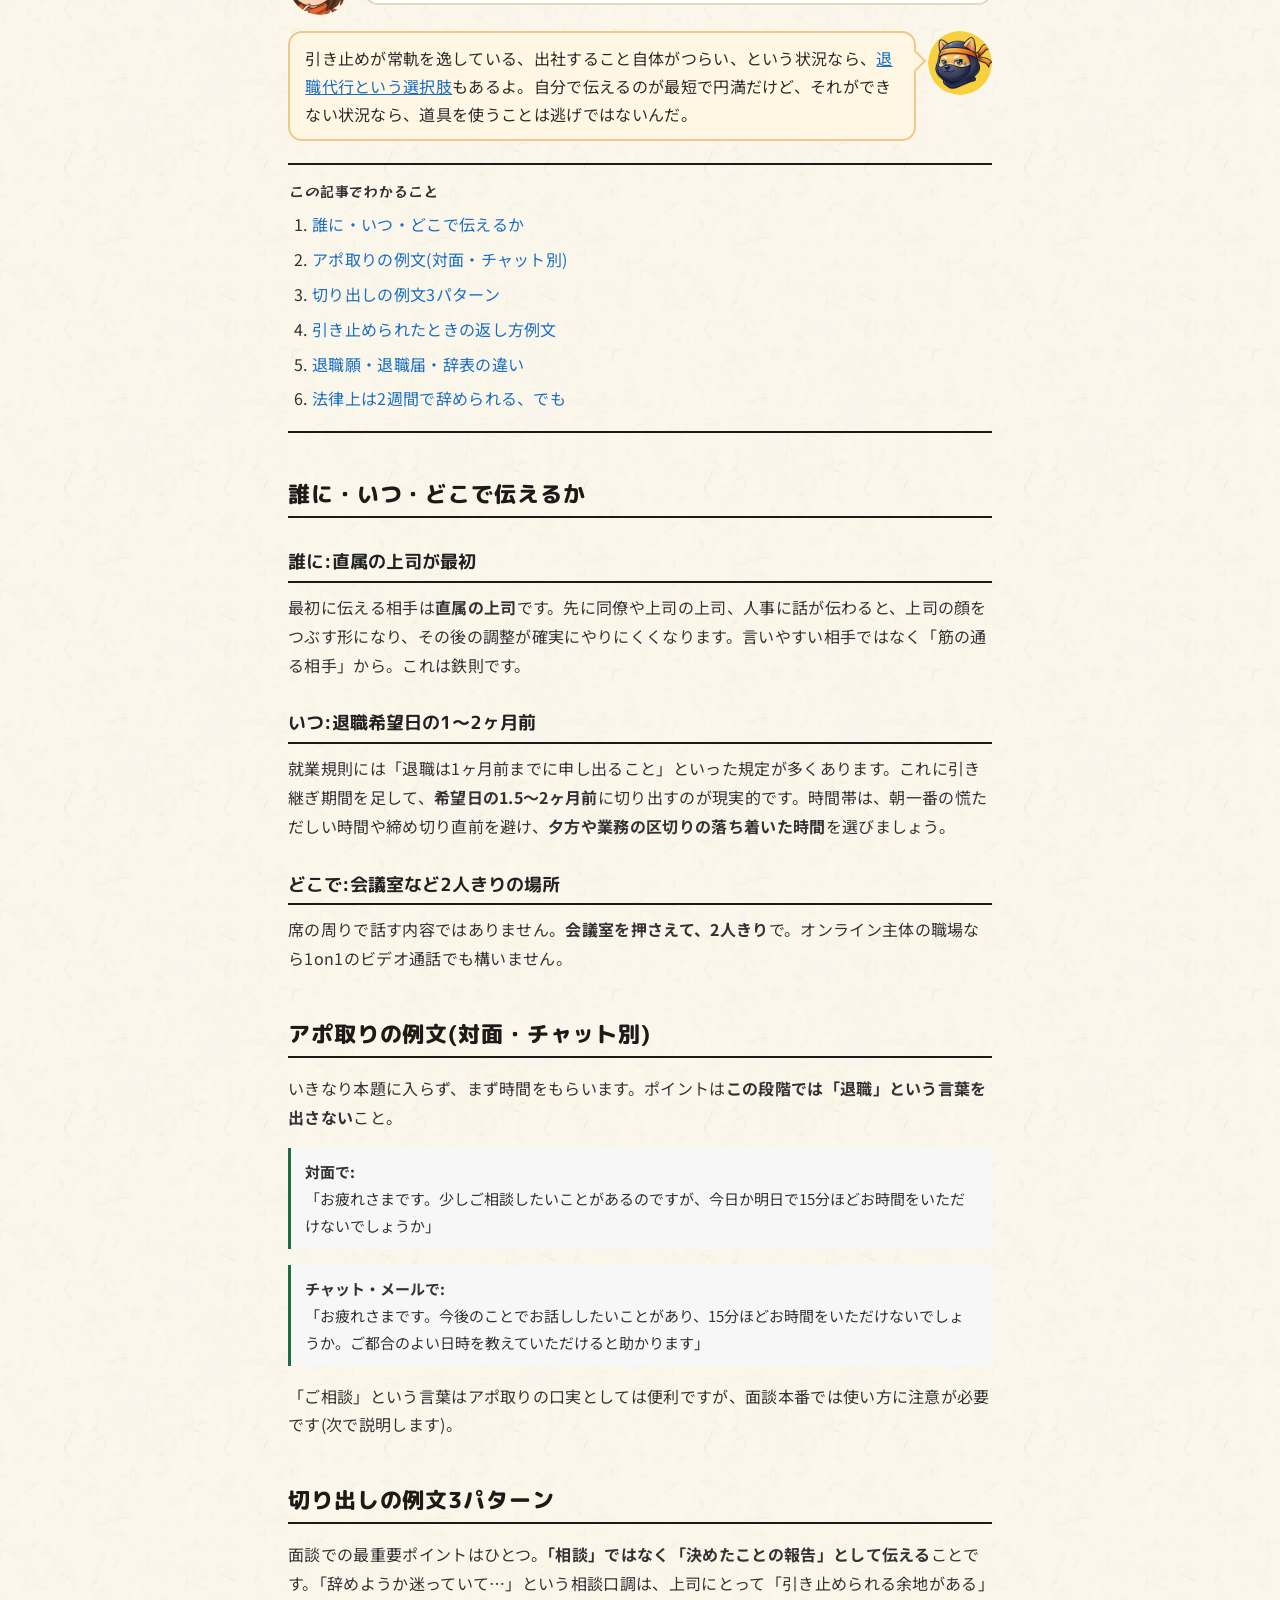
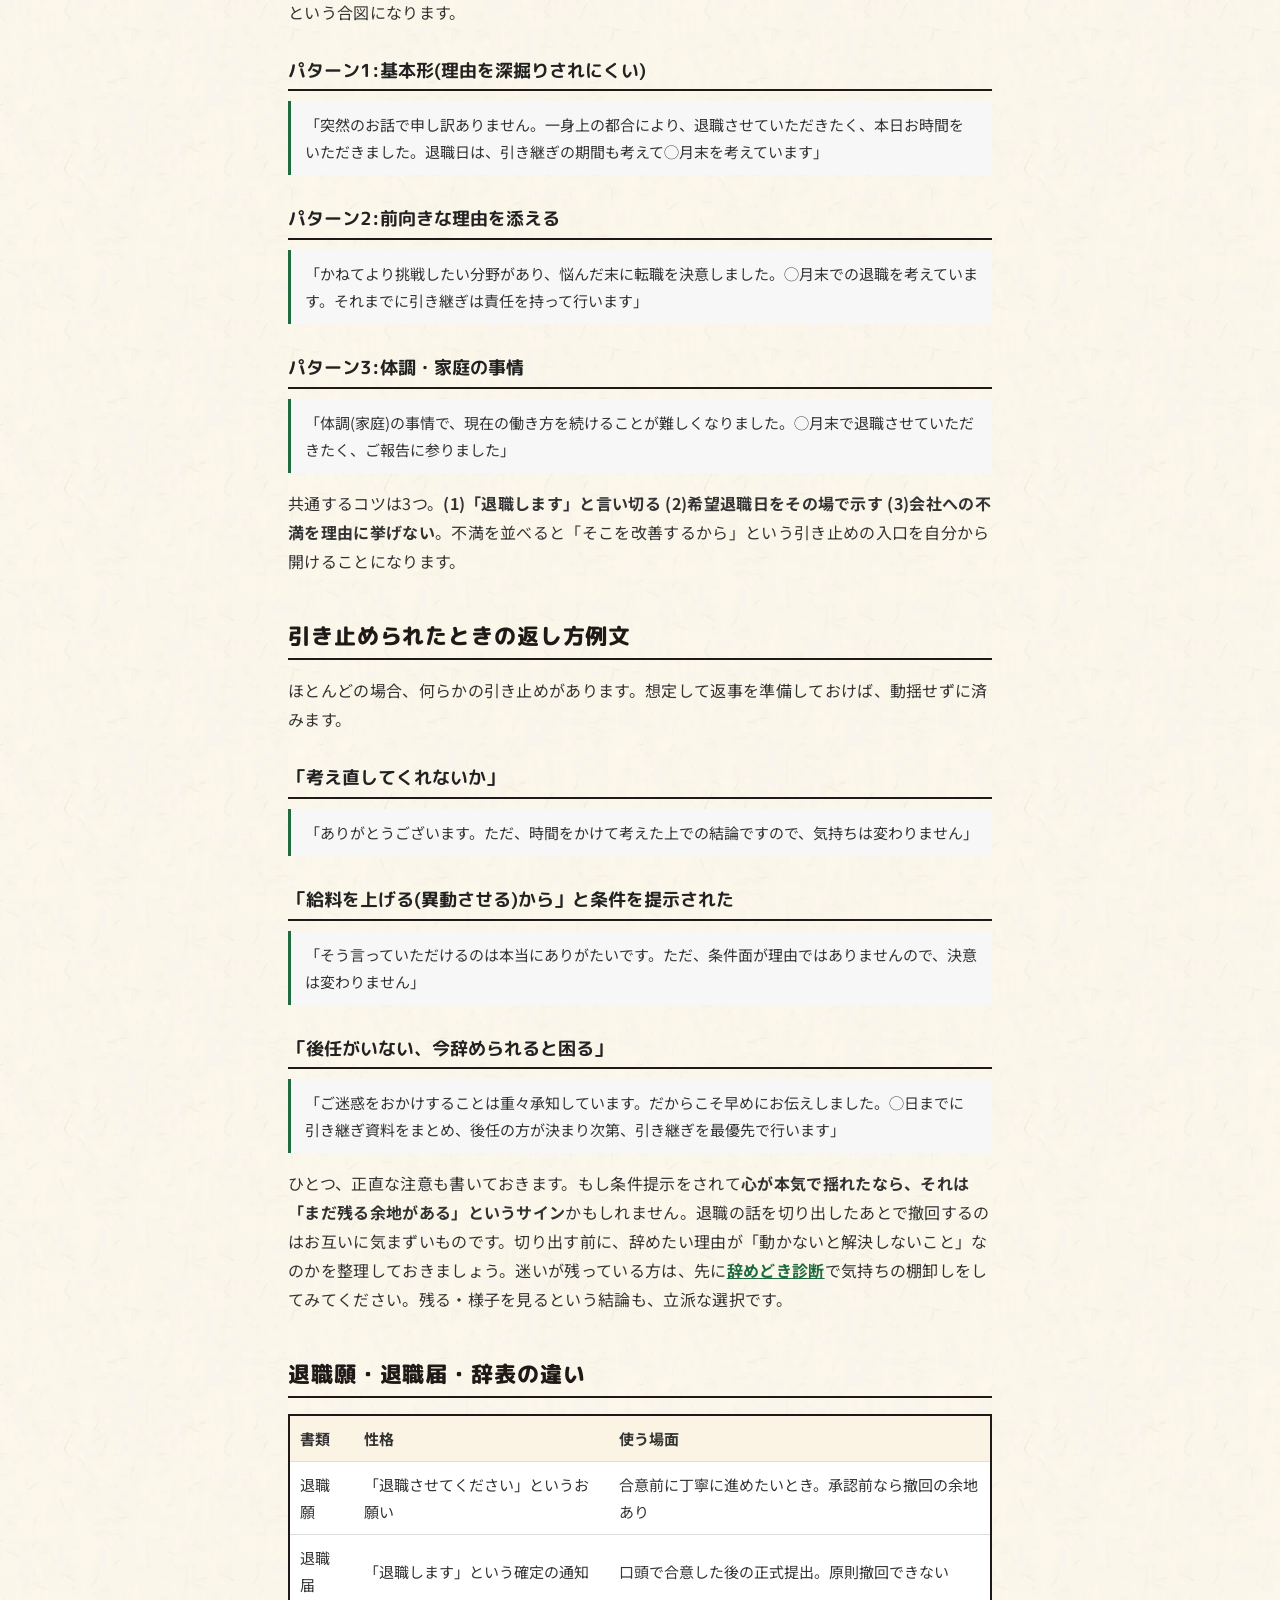
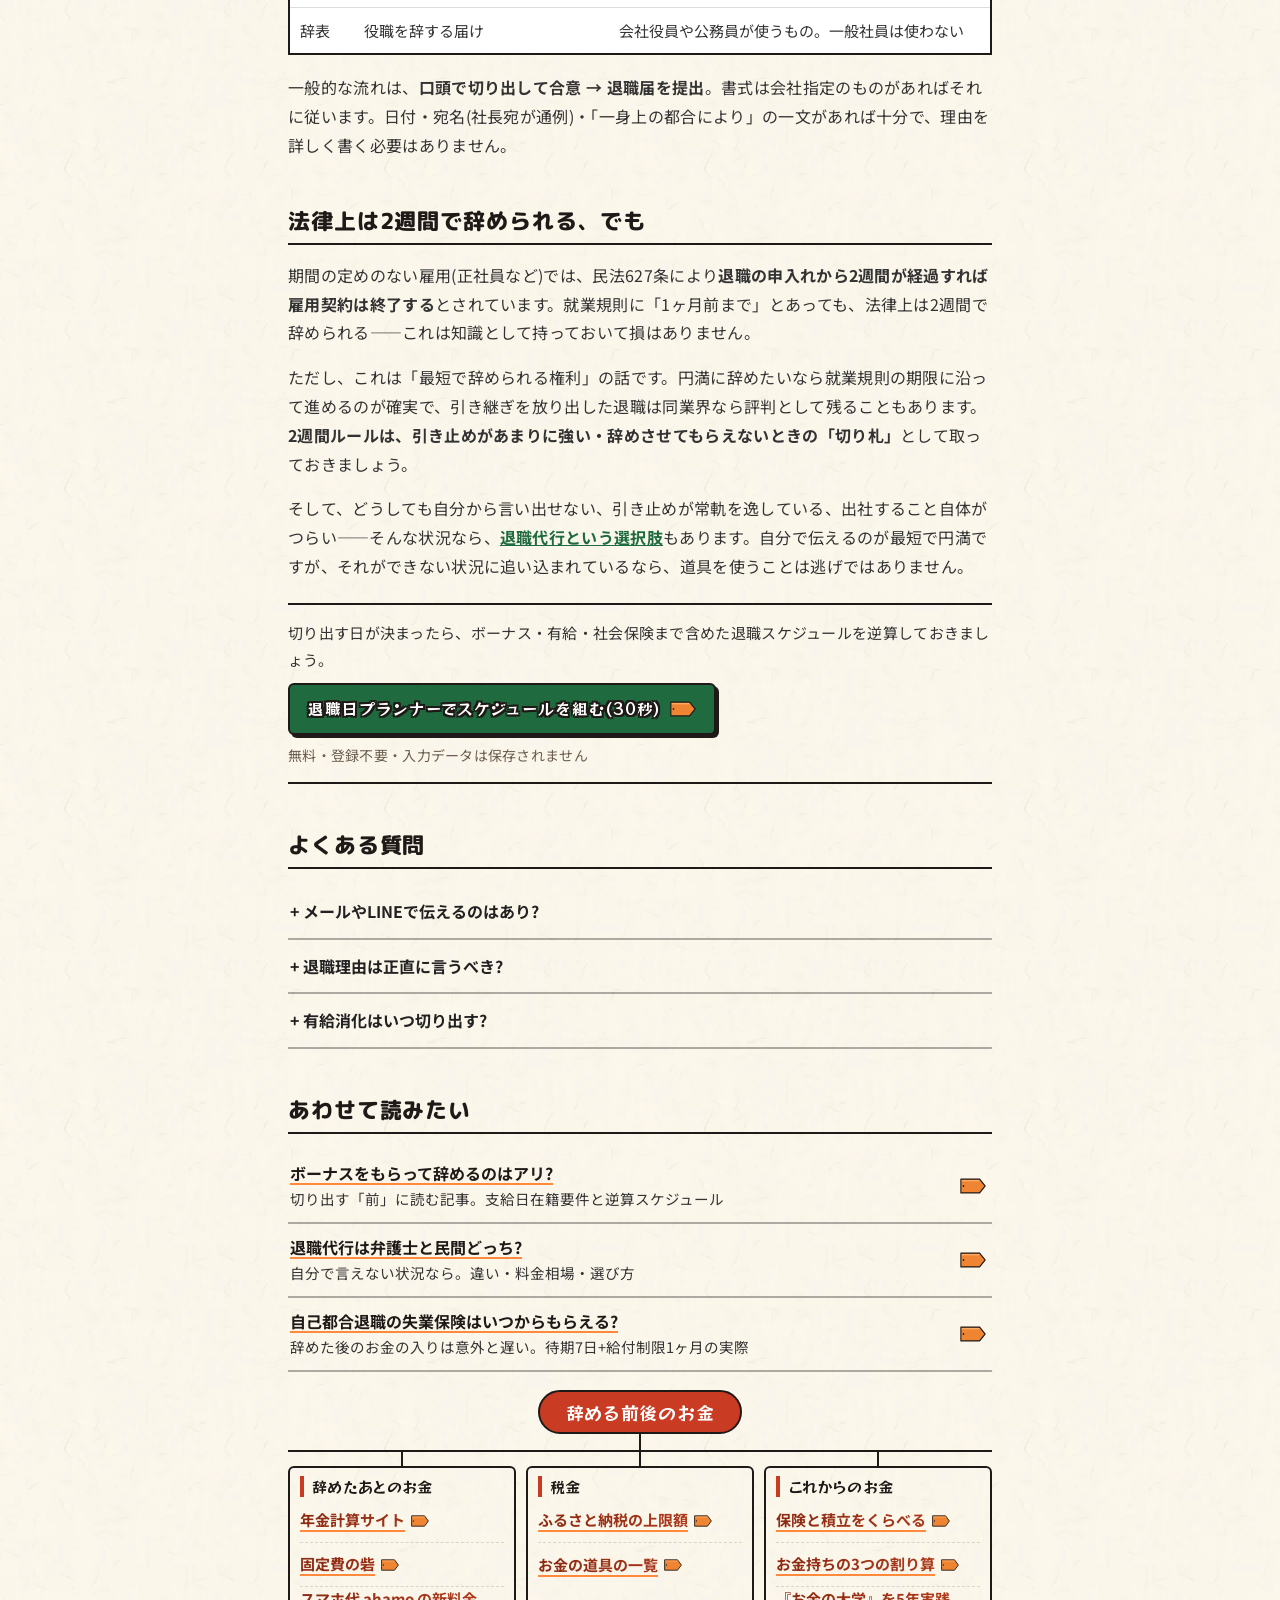
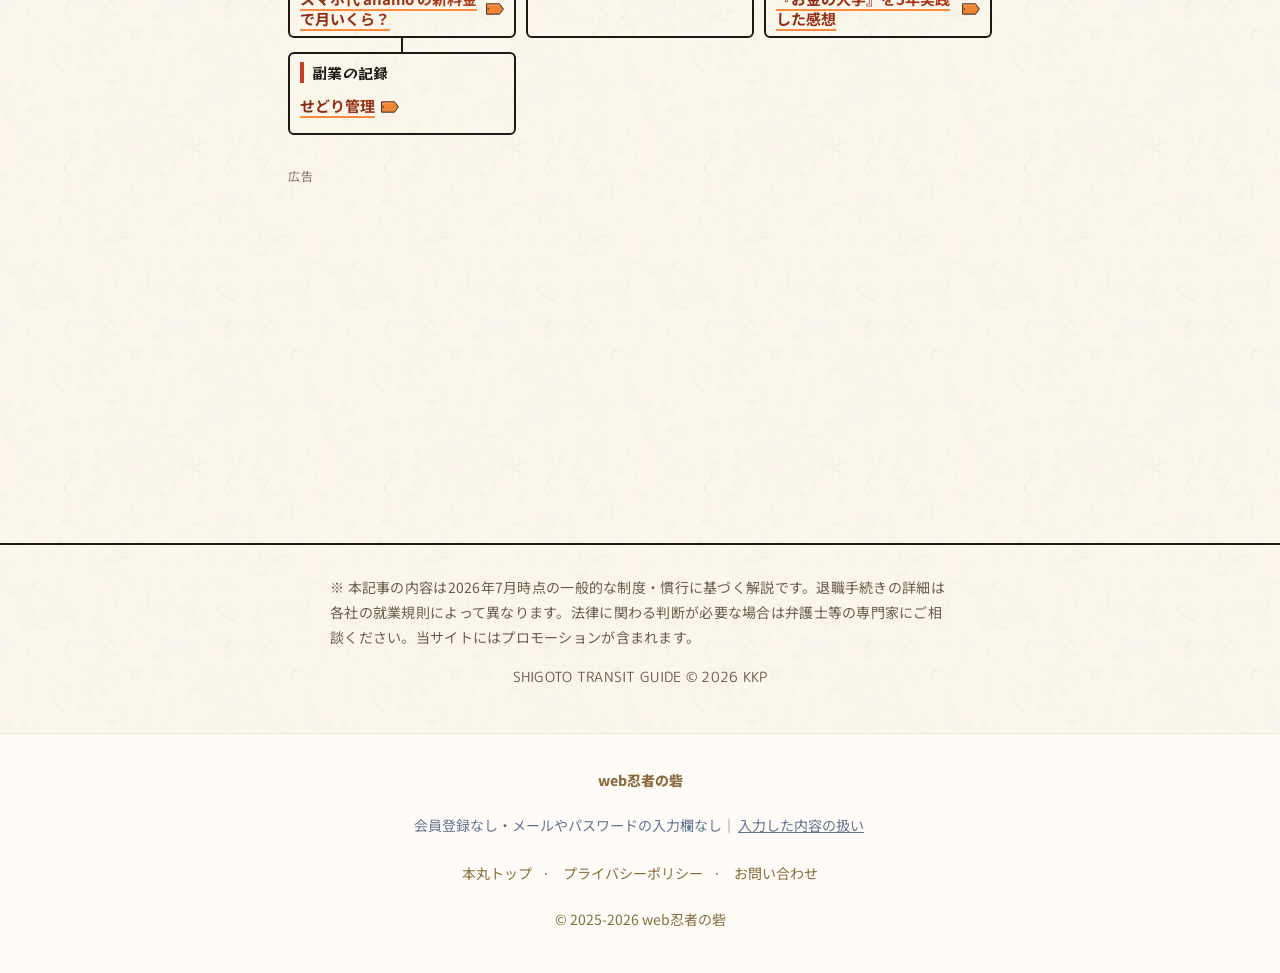
<file: articles/taishoku-kiridashikata.html>
<!DOCTYPE html>
<html lang="ja">
<head>
<meta charset="UTF-8">
<meta name="viewport" content="width=device-width,initial-scale=1">
<title>退職の切り出し方——伝えるタイミングと、そのまま使える例文集|しごとの乗りかえ案内</title>
<meta name="description" content="退職の切り出しは「直属の上司に・1〜2ヶ月前に・アポを取って2人きりで・相談ではなく報告として」。アポ取りから切り出し、引き止めへの返答まで、場面別にそのまま使える例文を紹介。退職願と退職届の違い、法律上のルールも解説。">
<link rel="canonical" href="https://shigoto.kkpwebninja.com/articles/taishoku-kiridashikata">
<meta property="og:title" content="退職の切り出し方——伝えるタイミングと、そのまま使える例文集">
<meta property="og:description" content="直属の上司に、1〜2ヶ月前に、アポを取って。アポ取り・切り出し・引き止め対応まで場面別の例文でスムーズに。">
<meta property="og:type" content="article">
<meta property="og:site_name" content="web忍者の砦">
<meta property="og:locale" content="ja_JP">
<meta property="og:url" content="https://shigoto.kkpwebninja.com/articles/taishoku-kiridashikata">
<meta property="og:image" content="https://shigoto.kkpwebninja.com/ogp.jpg?d=20261023b">
<meta name="twitter:card" content="summary_large_image">
<meta name="twitter:image" content="https://shigoto.kkpwebninja.com/ogp.jpg?d=20261023b">
<link rel="icon" type="image/png" sizes="32x32" href="/favicon.png">
<link rel="icon" type="image/png" sizes="192x192" href="/favicon-192.png">
<link rel="apple-touch-icon" sizes="180x180" href="/apple-touch-icon.png">
<script type="application/ld+json">
{
  "@context": "https://schema.org",
  "@type": "Article",
  "headline": "退職の切り出し方——伝えるタイミングと、そのまま使える例文集",
  "description": "退職を切り出す相手・タイミング・場所と、アポ取りから引き止め対応までの場面別例文。退職願と退職届の違いも解説。",
  "author": {"@type":"Organization","name":"web忍者の砦"},
  "publisher": {"@type":"Organization","name":"web忍者の砦"},
  "datePublished": "2026-07-02",
  "dateModified": "2026-09-19",
  "mainEntityOfPage": "https://shigoto.kkpwebninja.com/articles/taishoku-kiridashikata",
  "image": "https://shigoto.kkpwebninja.com/ogp.jpg?d=20261023b"
}
</script>
<script type="application/ld+json">
{
  "@context": "https://schema.org",
  "@type": "BreadcrumbList",
  "itemListElement": [
    {"@type":"ListItem","position":1,"name":"しごとの乗りかえ案内","item":"https://shigoto.kkpwebninja.com/"},
    {"@type":"ListItem","position":2,"name":"退職の切り出し方"}
  ]
}
</script>
<script type="application/ld+json">
{
  "@context": "https://schema.org",
  "@type": "FAQPage",
  "mainEntity": [
    {"@type":"Question","name":"退職はメールやチャットで伝えてもいいですか?","acceptedAnswer":{"@type":"Answer","text":"原則は直属の上司に口頭で伝えるのが丁寧で、その後のやり取りもスムーズです。ただし体調を崩している、対面で切り出せる状況にないといった場合には、メールやチャットで意思を伝えること自体は有効です。"}},
    {"@type":"Question","name":"退職理由は正直に言うべきですか?","acceptedAnswer":{"@type":"Answer","text":"会社への不満をそのまま並べるのはおすすめしません。引き止め交渉の材料になり、残りの在籍期間も気まずくなります。「一身上の都合」や前向きな理由で足り、詳細を話す義務はありません。"}},
    {"@type":"Question","name":"有給消化はいつ切り出せばいいですか?","acceptedAnswer":{"@type":"Answer","text":"退職の合意が取れた直後に、引き継ぎ計画とセットで提示するのがスムーズです。最終出社日と退職日を分けたスケジュール案を紙で示し、その場で合意しておくと後から削られにくくなります。"}}
  ]
}
</script>
<!-- Google Analytics -->
<script>
  window.dataLayer = window.dataLayer || [];
  function gtag(){dataLayer.push(arguments);}
  // 本番ドメインだけで計測する（*.pages.dev に来るボットの0秒訪問で数字が崩れていたため）
  if (/(^|\.)kkpwebninja\.com$/.test(location.hostname)) {
    var gs = document.createElement('script'); gs.async = true;
    gs.src = 'https://www.googletagmanager.com/gtag/js?id=G-2LM85GJN0L';
    document.head.appendChild(gs);
    gtag('js', new Date());
    gtag('config', 'G-2LM85GJN0L');
  }
</script>
<!-- AdSense -->
<script async data-overlays="bottom" src="https://pagead2.googlesyndication.com/pagead/js/adsbygoogle.js?client=ca-pub-1298304917726270" crossorigin="anonymous"></script>
<link rel="preconnect" href="https://fonts.googleapis.com">
<link rel="preconnect" href="https://fonts.gstatic.com" crossorigin>
<link href="https://fonts.googleapis.com/css2?family=M+PLUS+Rounded+1c:wght@500;700;800&family=Noto+Sans+JP:wght@400;500;700&display=swap" rel="stylesheet">
<!-- D4_KIT_START（scripts/apply_article_style.py が書く。手で直さない） -->
<link href="https://fonts.googleapis.com/css2?family=Yuji+Syuku&family=RocknRoll+One&display=swap&text=%28%290123456789%E2%80%94%E3%80%81%E3%81%82%E3%81%84%E3%81%88%E3%81%8B%E3%81%8D%E3%81%8F%E3%81%93%E3%81%94%E3%81%97%E3%81%99%E3%81%9B%E3%81%9D%E3%81%9F%E3%81%A4%E3%81%A6%E3%81%A7%E3%81%A8%E3%81%A9%E3%81%AB%E3%81%AE%E3%81%AF%E3%81%BE%E3%81%BF%E3%82%80%E3%82%81%E3%82%82%E3%82%88%E3%82%89%E3%82%8A%E3%82%8B%E3%82%8C%E3%82%8F%E3%82%92%E3%82%A2%E3%82%A4%E3%82%B0%E3%82%B1%E3%82%B8%E3%82%B9%E3%82%BF%E3%83%81%E3%83%83%E3%83%88%E3%83%8A%E3%83%91%E3%83%97%E3%83%9D%E3%83%9F%E3%83%A3%E3%83%A5%E3%83%A9%E3%83%AB%E3%83%B3%E3%83%BB%E3%83%BC%E4%B8%8A%E4%B9%97%E4%BA%8B%E4%BC%9A%E4%BC%9D%E4%BD%BF%E4%BE%8B%E5%85%88%E5%86%85%E5%87%BA%E5%88%86%E5%88%87%E5%88%A5%E5%8F%96%E5%95%8F%E5%AF%BE%E5%B1%8A%E5%BC%95%E5%BE%8B%E6%96%87%E6%96%B9%E6%97%A5%E6%A1%88%E6%AD%A2%E6%B3%95%E7%A7%92%E7%A8%8B%E7%AE%97%E7%B5%84%E7%B5%90%E8%81%B7%E8%87%AA%E8%A1%A8%E8%A8%98%E8%A9%B1%E8%AA%AD%E8%AA%B0%E8%AB%96%E8%B3%AA%E8%BE%9E%E8%BF%94%E9%80%80%E9%80%86%E9%80%B1%E9%81%95%E9%96%93%E9%9B%86%E9%9D%A2%E9%A1%98%EF%BC%88%EF%BC%89" rel="stylesheet">
<!-- 共通部品 D4（kkp-kit を kit/ にコピーしたもの。中は手で直さず kkp-kit 側で直して sync.sh） -->
<link rel="stylesheet" href="/kit/kit.css?v=0da92e0">
<script src="/kit/kit.js?v=0da92e0" defer></script>
<!-- D4_KIT_END -->
<style>
/* ===== 記事共通テンプレ(articles/共通。変更時は5記事すべて揃えること。正本は scripts/article_style.css → scripts/apply_article_style.py で5記事へ反映) ===== */
:root{
  --orange:#F08A3C;
  --orange-deep:#E06A20;
  --cyan:#2c99ad;
  --coral:#e51c15;
  --green:#5BB97E;
  --green-deep:#1F6B3F;
  --cream:#FBEFDC;
  --cream-deep:#F7E3C6;
  --ink:#333333;
  --ink-soft:#6B5D4D;
  --line:#DDDDDD;
  --band:#F1F7F2;
  --link:#1A6FC4;
  --ok:#4E7A4E;
  --accent:var(--green-deep);
}
*{margin:0;padding:0;box-sizing:border-box;}
html{scroll-behavior:smooth;}
body{font-family:'Noto Sans JP',sans-serif;background:#fff;color:var(--ink);line-height:1.8;font-size:16px;}
.en{font-family:'M PLUS Rounded 1c',sans-serif;letter-spacing:.12em;}
header.site{background:#fff;border-bottom:1px solid var(--line);padding:16px 20px;text-align:center;}
header.site .brand-en{font-size:14px;color:var(--orange-deep);text-transform:uppercase;letter-spacing:.04em;}
header.site .site-name{font-family:'M PLUS Rounded 1c',sans-serif;font-weight:800;font-size:19px;letter-spacing:.06em;margin-top:2px;}
header.site .site-name a{color:var(--orange-deep);text-decoration:none;}
header.site .site-sub{font-size:14px;color:var(--ink-soft);}
main{max-width:740px;margin:0 auto;padding:22px 18px 60px;}
.breadcrumb{font-size:14px;color:var(--ink-soft);margin-bottom:14px;}
.breadcrumb a{color:var(--ink-soft);}
article h1{font-family:'M PLUS Rounded 1c',sans-serif;font-size:clamp(22px,4.6vw,29px);font-weight:800;line-height:1.5;letter-spacing:.02em;color:#222;margin-bottom:8px;}
.article-meta{font-size:14px;color:var(--ink-soft);margin-bottom:20px;}
article a{color:var(--link);}
/* 色付きの角丸箱は「先に結論」の1つだけ */
.point{background:#FFFAF0;border:1px solid #E8D5B0;border-radius:8px;padding:14px 16px;margin:0 0 20px;}
.point .point-label{display:block;font-family:'M PLUS Rounded 1c',sans-serif;font-weight:800;font-size:14px;color:var(--accent);margin-bottom:4px;}
.point p{font-size:16px;margin:0;}
.toc{border-top:1px solid var(--line);border-bottom:1px solid var(--line);padding:12px 2px;margin-bottom:28px;font-size:15px;}
.toc b{font-family:'M PLUS Rounded 1c',sans-serif;font-size:14px;color:var(--ink);}
.toc ol{margin:6px 0 0 22px;}
.toc a{color:var(--link);text-decoration:none;}
.toc a:hover{text-decoration:underline;}
article h2{font-family:'M PLUS Rounded 1c',sans-serif;font-weight:800;font-size:22px;line-height:1.5;letter-spacing:.02em;color:var(--accent);background:var(--band);border-left:4px solid var(--accent);padding:8px 12px;margin:44px 0 16px;}
article h3{font-family:'M PLUS Rounded 1c',sans-serif;font-weight:700;font-size:18px;line-height:1.6;color:#222;border-bottom:1px solid var(--line);padding-bottom:4px;margin:30px 0 10px;}
article p{margin-bottom:16px;font-size:16px;}
article ul,article ol{margin:0 0 16px 24px;font-size:16px;}
article li{margin-bottom:6px;}
.note{font-size:14px;color:var(--ink-soft);}
.table-wrap{overflow-x:auto;margin:14px 0 18px;}
table.data{width:100%;border-collapse:collapse;font-size:15px;background:#fff;border:1px solid var(--line);}
table.data th{background:var(--band);font-size:15px;padding:9px 10px;text-align:left;white-space:nowrap;border-bottom:1px solid var(--line);}
table.data td{padding:9px 10px;border-top:1px solid var(--line);font-size:15px;}
table.data td.num{text-align:right;font-variant-numeric:tabular-nums;white-space:nowrap;}
table.data td.c{text-align:center;}
table.data th.num{text-align:right;}
table.data th.grp{text-align:center;border-left:1px solid var(--line);}
/* 列の多い早見表: スマホでは表の中だけ横に動かす。勤続年数の列は固定して、どの行を見ているか分かるようにする */
table.data[data-gen] td:first-child{position:sticky;left:0;background:#fff;z-index:1;white-space:nowrap;box-shadow:1px 0 0 var(--line);}
table.data[data-gen] tr:first-child th:first-child{position:sticky;left:0;z-index:2;box-shadow:1px 0 0 var(--line);}
@media (max-width:700px){
  .table-wrap:has(table[data-gen])::before{content:"表は横に動かせます";display:block;font-size:14px;color:var(--ink-soft);margin-bottom:4px;}
}
.example{border-left:3px solid #BBBBBB;padding:2px 0 2px 14px;margin:14px 0 18px;font-size:15px;}
.example .ex-title{display:block;font-weight:700;color:#222;margin-bottom:4px;}
.example p{font-size:15px;margin-bottom:8px;}
.example p:last-child{margin-bottom:0;}
.lines{background:#F7F7F7;border-left:3px solid var(--accent);padding:10px 14px;margin:10px 0 16px;font-size:15px;}
.timeline{margin:14px 0 18px;}
.tstep{position:relative;padding:0 0 18px 26px;border-left:3px solid var(--accent);margin-left:8px;font-size:15px;}
.tstep:last-child{border-left-color:transparent;padding-bottom:0;}
.tstep::before{content:"";position:absolute;left:-9px;top:4px;width:15px;height:15px;border-radius:50%;background:var(--accent);border:3px solid #fff;}
.tstep b{display:block;font-size:15px;}
/* ツールへの導線: 罫線で区切るだけ(箱にしない) */
.toolcta{margin:22px 0;padding:14px 0;border-top:1px solid var(--line);border-bottom:1px solid var(--line);}
.toolcta p{font-size:15px;margin-bottom:10px;}
.toolcta a{display:inline-block;padding:10px 18px;border-radius:4px;background:var(--accent);color:#fff;text-decoration:none;font-weight:700;font-size:15.5px;}
.toolcta a:hover{filter:brightness(1.12);}
.toolcta .free{font-size:14px;color:var(--ink-soft);margin:8px 0 0;}
.cta{margin:24px 0;padding:16px;border-radius:4px;background:#fff;border:1px solid var(--orange);}
.cta p{font-size:14.5px;margin-bottom:10px;}
.cta a{display:block;text-align:center;padding:12px;border-radius:4px;background:var(--orange);color:#fff;text-decoration:none;font-weight:700;letter-spacing:.1em;font-size:15px;}
.cta a:hover{background:var(--orange-deep);}
.cta .cta-note{font-size:14px;color:var(--ink-soft);margin:8px 0 0;text-align:center;}
.faqsec{margin-top:44px;}
.explain{border-bottom:1px solid var(--line);}
.explain summary{cursor:pointer;padding:12px 2px;font-size:16px;font-weight:700;color:#222;list-style:none;}
.explain summary::-webkit-details-marker{display:none;}
.explain summary::before{content:"+ ";color:var(--accent);}
.explain[open] summary::before{content:"− ";}
.exp-body{padding:0 2px 14px;font-size:15px;}
.exp-body p{margin-bottom:6px;font-size:15px;}
.related{margin-top:44px;}
.related a.rel-card{display:block;border-bottom:1px solid var(--line);padding:10px 2px;text-decoration:none;color:var(--ink);font-size:14.5px;line-height:1.7;}
.related a.rel-card b{display:block;color:var(--link);font-size:16px;}
.related a.rel-card:hover b{text-decoration:underline;}
.ad-slot{margin-top:30px;text-align:center;min-height:288px;}
.ad-slot:empty{display:none;}
/* 砦の標準サイズ（スマホ300x250 / PC336x280）。auto のままだと幅が取れず 0x0 で配信されない（2026-09-20 実測） */
.ad-slot ins.adsbygoogle{display:block;width:300px;height:250px;margin:0 auto;}
.ad-label{font-size:12px;color:#7a6f61;letter-spacing:.08em;margin:0 0 6px;text-align:left;}
@media(min-width:768px){.ad-slot{min-height:318px;}.ad-slot ins.adsbygoogle{width:336px;height:280px;}}
/* サービスごとの一覧（転職エージェントの連絡まわり）: 見出し＋2列の表＋1行のPRリンク。箱にしない */
table.kv th{width:30%;white-space:normal;vertical-align:top;border-top:1px solid var(--line);}
table.kv td{vertical-align:top;}
table.kv td .src{display:block;font-size:14px;color:var(--ink-soft);margin-top:2px;}
.prlink{margin:8px 0 26px;font-size:15px;}
.prlink a{font-weight:700;}
.prlink .pr{display:inline-block;font-size:11px;color:var(--ink-soft);border:1px solid #BBBBBB;border-radius:2px;padding:0 4px;margin-right:6px;line-height:1.6;vertical-align:1px;}
table.data td.mark{text-align:center;white-space:nowrap;}
footer{border-top:1px solid var(--line);padding:30px 20px 44px;text-align:center;font-size:14px;color:var(--ink-soft);}
footer .disclaimer{max-width:620px;margin:0 auto 14px;text-align:left;}
/* ===== 2026-10-19 共通部品 D4（ストリート和忍者）に見た目をそろえる（トップ c97ef90 と同じ控えめな入れ方） =====
   見出しを筆・墨のふち・道しるべ・和紙の地だけ。本文の書体（Noto Sans JP）・本文・数字・出典・
   アフィリエイトの枠（.cta / .prlink / PR 表記 / 計測img）・広告の位置・GA4・JSON-LD・title は変えない。 */
body.k-page{background:var(--k-surface) url(/kit/img/d4-washi.webp) 0 0/320px auto;color:var(--ink);font-family:'Noto Sans JP',sans-serif;font-size:16px;line-height:1.8;}
header.site{background:var(--k-kinari) url(/kit/img/d4-washi.webp) 0 0/320px auto;border-bottom:var(--k-bw) solid var(--k-sumi);}
header.site .site-name{font-family:var(--k-brush);font-weight:400;font-size:21px;letter-spacing:.08em;font-feature-settings:"palt" 1;}
header.site .site-name a{color:var(--k-sumi);}
article h1{font-family:var(--k-head);font-weight:800;letter-spacing:.04em;color:var(--k-sumi);font-feature-settings:"palt" 1;}
article h2{font-family:var(--k-head);font-weight:800;letter-spacing:.04em;color:var(--k-sumi);background:var(--k-kinari) url(/kit/img/d4-washi.webp) 0 0/320px auto;border:var(--k-bw-s) solid var(--k-sumi);border-left:8px solid var(--accent);border-radius:var(--k-r);font-feature-settings:"palt" 1;}
article h3{border-bottom:var(--k-bw-s) solid var(--k-sumi);}
.point{background:var(--k-surface);border:var(--k-bw-s) solid var(--k-sumi);border-radius:var(--k-r);box-shadow:var(--k-sh-s);}
.point .point-label,.toc b{font-family:var(--k-bold);font-weight:400;letter-spacing:.06em;}
.toc{border-top:var(--k-bw-s) solid var(--k-sumi);border-bottom:var(--k-bw-s) solid var(--k-sumi);}
table.data{border:var(--k-bw-s) solid var(--k-sumi);}
table.data th{background:var(--k-kinari);}
.toolcta{border-top:var(--k-bw-s) solid var(--k-sumi);border-bottom:var(--k-bw-s) solid var(--k-sumi);}
/* 自分のツールへの導線は道しるべつきの札（同じ href・計測のまま） */
.toolcta a{display:inline-flex;align-items:center;gap:10px;min-height:44px;border:var(--k-bw-s) solid var(--k-sumi);border-radius:var(--k-r);box-shadow:var(--k-sh-s);font-family:var(--k-bold);font-weight:400;letter-spacing:.06em;text-shadow:var(--k-outline);font-feature-settings:"palt" 1;}
.toolcta a::after{content:"";flex:none;width:26px;height:16px;background:var(--k-sign) center/100% 100% no-repeat;transition:transform .2s;}
.toolcta a:hover{filter:none;}
.toolcta a:hover::after{transform:translateX(4px);}
.toolcta a:active{transform:translate(3px,3px);box-shadow:none;}
.explain{border-bottom:var(--k-bw-s) solid rgba(31,26,23,.35);}
/* あわせて読みたい: 右に道しるべ */
.related a.rel-card{position:relative;padding-right:44px;border-bottom:var(--k-bw-s) solid rgba(31,26,23,.35);}
.related a.rel-card::after{content:"";position:absolute;right:6px;top:50%;width:26px;height:16px;margin-top:-8px;background:var(--k-sign) center/100% 100% no-repeat;transition:transform .2s;}
.related a.rel-card:hover::after{transform:translateX(4px);}
.related a.rel-card b{color:var(--k-sumi);text-decoration:underline;text-decoration-color:var(--k-orange);text-decoration-thickness:2px;text-underline-offset:3px;}
.related a.rel-card:hover b{color:var(--k-shu);}
footer{border-top:var(--k-bw-s) solid var(--k-sumi);}
/* アフィリエイトの枠は文字の詰めも元のまま（kit.css の .k-page p の字間を当てない） */
.k-page .cta p,.k-page .prlink,.k-page .prlink a{letter-spacing:normal;}
/* ===== 2026-10-20 清潔感（kkp-kit 17eac63 の方針）: 英字の小見出しをやめる・見出しは k-h2 の形（帯・左線・枠なし、墨2pxの下線）・入れ物に影を付けない =====
   本文・表・出典・アフィリエイトの枠（.cta / .prlink / PR 表記 / 計測img）・広告・ツールへの導線の色は変えない。 */
header.site .brand-en{display:none;}
article h2{background:none;border:0;border-bottom:var(--k-bw-s) solid var(--k-sumi);border-radius:0;padding:0 0 6px;}
.point{box-shadow:none;}
.point .point-label{color:var(--k-sumi);}
.explain summary::before{color:var(--k-sumi);}
/* 読みやすさ 2026-10-21（字14px以上・明暗差4.5:1以上） */
.cta a{color:var(--k-sumi)}
/* /読みやすさ */
</style>
</head>
<body class="k-page">

<header class="site">
  <p class="brand-en en">SHIGOTO TRANSIT GUIDE</p>
  <p class="site-name"><a href="/">しごとの乗りかえ案内</a></p>
  <p class="site-sub">就職・転職・退職の無料計算ツール集</p>
</header>

<main>
<nav class="breadcrumb"><a href="/">ツール一覧(トップ)</a> &gt; 読みもの &gt; 退職の切り出し方</nav>

<article>
<h1>退職の切り出し方<br>——伝えるタイミングと、そのまま使える例文集</h1>
<p class="article-meta">公開日 2026年7月2日|更新日 2026年9月19日|筆者 web忍者の砦</p>

<div class="point">
  <span class="point-label">先に結論</span>
  <p>退職の切り出しで守るのは4つだけ。<b>「直属の上司に最初に」「退職希望日の1〜2ヶ月前に」「アポを取って2人きりで」「相談ではなく、決めたことの報告として」</b>。この4つを押さえれば、大半の職場でこじれずに進みます。</p>
</div>

<div class="toolcta">
  <p>いつ切り出すかを先に決めたい方は、ボーナス支給月・引き継ぎ期間・有給残日数から、申し出の目安日と退職日を組み立てられます。</p>
  <a href="/#tool-exitplan" onclick="if(typeof gtag==='function')gtag('event','xlink_tool')">自分の日程で逆算する(退職日プランナー)</a>
  <p class="free">無料・登録不要・入力データは保存されません</p>
</div>

<section class="k-talks"><h2>会話でわかる（1分）</h2>
<div class="k-talk q"><img src="/kit/img/k-ava-girl.webp" width="64" height="64" alt="" loading="lazy"><p>退職は、誰に、いつ言えばいいの？</p></div>
<div class="k-talk a"><img src="/kit/img/k-ava-ninja.webp" width="64" height="64" alt="" loading="lazy"><p>最初に伝える相手は直属の上司だよ。退職希望日の1〜2ヶ月前に、アポを取って2人きりで伝えるんだ。</p></div>
<div class="k-talk q"><img src="/kit/img/k-ava-girl.webp" width="64" height="64" alt="" loading="lazy"><p>どう切り出せばいい？</p></div>
<div class="k-talk a"><img src="/kit/img/k-ava-ninja.webp" width="64" height="64" alt="" loading="lazy"><p>「相談」ではなく「決めたことの報告」として伝えるんだ。「退職します」と言い切る、希望退職日をその場で示す、会社への不満を理由に挙げない、の3つがコツだよ。</p></div>
<div class="k-talk q"><img src="/kit/img/k-ava-girl.webp" width="64" height="64" alt="" loading="lazy"><p>引き止められたら、どう返せばいい？</p></div>
<div class="k-talk a"><img src="/kit/img/k-ava-ninja.webp" width="64" height="64" alt="" loading="lazy"><p>「時間をかけて考えた上での結論ですので、気持ちは変わりません」のように、返事を準備しておけば動揺せずに済むよ。条件を出されて心が本気で揺れたなら、「まだ残る余地がある」というサインかもしれないんだ。</p></div>
<div class="k-talk q"><img src="/kit/img/k-ava-girl.webp" width="64" height="64" alt="" loading="lazy"><p>それでも辞めさせてもらえないときは？</p></div>
<div class="k-talk a"><img src="/kit/img/k-ava-ninja.webp" width="64" height="64" alt="" loading="lazy"><p>期間の定めのない雇用なら、民法627条により、退職の申入れから2週間が経過すれば雇用契約は終了するよ。これは、引き止めがあまりに強いときの「切り札」として取っておこう。</p></div>
<div class="k-talk q"><img src="/kit/img/k-ava-girl.webp" width="64" height="64" alt="" loading="lazy"><p>どうしても自分から言い出せないときは、どうすればいい？</p></div>
<div class="k-talk a"><img src="/kit/img/k-ava-ninja.webp" width="64" height="64" alt="" loading="lazy"><p>引き止めが常軌を逸している、出社すること自体がつらい、という状況なら、<a href="/articles/taishoku-daiko-bengoshi">退職代行という選択肢</a>もあるよ。自分で伝えるのが最短で円満だけど、それができない状況なら、道具を使うことは逃げではないんだ。</p></div>
</section>

<div class="toc">
  <b>この記事でわかること</b>
  <ol>
    <li><a href="#dare">誰に・いつ・どこで伝えるか</a></li>
    <li><a href="#apo">アポ取りの例文(対面・チャット別)</a></li>
    <li><a href="#kiridashi">切り出しの例文3パターン</a></li>
    <li><a href="#hikitome">引き止められたときの返し方例文</a></li>
    <li><a href="#shorui">退職願・退職届・辞表の違い</a></li>
    <li><a href="#houritsu">法律上は2週間で辞められる、でも</a></li>
  </ol>
</div>

<h2 id="dare">誰に・いつ・どこで伝えるか</h2>
<h3>誰に:直属の上司が最初</h3>
<p>最初に伝える相手は<b>直属の上司</b>です。先に同僚や上司の上司、人事に話が伝わると、上司の顔をつぶす形になり、その後の調整が確実にやりにくくなります。言いやすい相手ではなく「筋の通る相手」から。これは鉄則です。</p>
<h3>いつ:退職希望日の1〜2ヶ月前</h3>
<p>就業規則には「退職は1ヶ月前までに申し出ること」といった規定が多くあります。これに引き継ぎ期間を足して、<b>希望日の1.5〜2ヶ月前</b>に切り出すのが現実的です。時間帯は、朝一番の慌ただしい時間や締め切り直前を避け、<b>夕方や業務の区切りの落ち着いた時間</b>を選びましょう。</p>
<h3>どこで:会議室など2人きりの場所</h3>
<p>席の周りで話す内容ではありません。<b>会議室を押さえて、2人きり</b>で。オンライン主体の職場なら1on1のビデオ通話でも構いません。</p>

<h2 id="apo">アポ取りの例文(対面・チャット別)</h2>
<p>いきなり本題に入らず、まず時間をもらいます。ポイントは<b>この段階では「退職」という言葉を出さない</b>こと。</p>
<div class="lines"><b>対面で:</b><br>「お疲れさまです。少しご相談したいことがあるのですが、今日か明日で15分ほどお時間をいただけないでしょうか」</div>
<div class="lines"><b>チャット・メールで:</b><br>「お疲れさまです。今後のことでお話ししたいことがあり、15分ほどお時間をいただけないでしょうか。ご都合のよい日時を教えていただけると助かります」</div>
<p>「ご相談」という言葉はアポ取りの口実としては便利ですが、面談本番では使い方に注意が必要です(次で説明します)。</p>

<h2 id="kiridashi">切り出しの例文3パターン</h2>
<p>面談での最重要ポイントはひとつ。<b>「相談」ではなく「決めたことの報告」として伝える</b>ことです。「辞めようか迷っていて…」という相談口調は、上司にとって「引き止められる余地がある」という合図になります。</p>
<h3>パターン1:基本形(理由を深掘りされにくい)</h3>
<div class="lines">「突然のお話で申し訳ありません。一身上の都合により、退職させていただきたく、本日お時間をいただきました。退職日は、引き継ぎの期間も考えて◯月末を考えています」</div>
<h3>パターン2:前向きな理由を添える</h3>
<div class="lines">「かねてより挑戦したい分野があり、悩んだ末に転職を決意しました。◯月末での退職を考えています。それまでに引き継ぎは責任を持って行います」</div>
<h3>パターン3:体調・家庭の事情</h3>
<div class="lines">「体調(家庭)の事情で、現在の働き方を続けることが難しくなりました。◯月末で退職させていただきたく、ご報告に参りました」</div>
<p>共通するコツは3つ。<b>(1)「退職します」と言い切る (2)希望退職日をその場で示す (3)会社への不満を理由に挙げない</b>。不満を並べると「そこを改善するから」という引き止めの入口を自分から開けることになります。</p>

<h2 id="hikitome">引き止められたときの返し方例文</h2>
<p>ほとんどの場合、何らかの引き止めがあります。想定して返事を準備しておけば、動揺せずに済みます。</p>
<h3>「考え直してくれないか」</h3>
<div class="lines">「ありがとうございます。ただ、時間をかけて考えた上での結論ですので、気持ちは変わりません」</div>
<h3>「給料を上げる(異動させる)から」と条件を提示された</h3>
<div class="lines">「そう言っていただけるのは本当にありがたいです。ただ、条件面が理由ではありませんので、決意は変わりません」</div>
<h3>「後任がいない、今辞められると困る」</h3>
<div class="lines">「ご迷惑をおかけすることは重々承知しています。だからこそ早めにお伝えしました。◯日までに引き継ぎ資料をまとめ、後任の方が決まり次第、引き継ぎを最優先で行います」</div>
<p>ひとつ、正直な注意も書いておきます。もし条件提示をされて<b>心が本気で揺れたなら、それは「まだ残る余地がある」というサイン</b>かもしれません。退職の話を切り出したあとで撤回するのはお互いに気まずいものです。切り出す前に、辞めたい理由が「動かないと解決しないこと」なのかを整理しておきましょう。迷いが残っている方は、先に<a href="/?from=taishoku-kiridashikata#tool-quiz" onclick="if(typeof gtag==='function')gtag('event','xlink_tool')" style="color:var(--accent);font-weight:700;">辞めどき診断</a>で気持ちの棚卸しをしてみてください。残る・様子を見るという結論も、立派な選択です。</p>

<h2 id="shorui">退職願・退職届・辞表の違い</h2>
<div class="table-wrap">
<table class="data">
  <tr><th>書類</th><th>性格</th><th>使う場面</th></tr>
  <tr><td>退職願</td><td>「退職させてください」というお願い</td><td>合意前に丁寧に進めたいとき。承認前なら撤回の余地あり</td></tr>
  <tr><td>退職届</td><td>「退職します」という確定の通知</td><td>口頭で合意した後の正式提出。原則撤回できない</td></tr>
  <tr><td>辞表</td><td>役職を辞する届け</td><td>会社役員や公務員が使うもの。一般社員は使わない</td></tr>
</table>
</div>
<p>一般的な流れは、<b>口頭で切り出して合意 → 退職届を提出</b>。書式は会社指定のものがあればそれに従います。日付・宛名(社長宛が通例)・「一身上の都合により」の一文があれば十分で、理由を詳しく書く必要はありません。</p>

<h2 id="houritsu">法律上は2週間で辞められる、でも</h2>
<p>期間の定めのない雇用(正社員など)では、民法627条により<b>退職の申入れから2週間が経過すれば雇用契約は終了する</b>とされています。就業規則に「1ヶ月前まで」とあっても、法律上は2週間で辞められる——これは知識として持っておいて損はありません。</p>
<p>ただし、これは「最短で辞められる権利」の話です。円満に辞めたいなら就業規則の期限に沿って進めるのが確実で、引き継ぎを放り出した退職は同業界なら評判として残ることもあります。<b>2週間ルールは、引き止めがあまりに強い・辞めさせてもらえないときの「切り札」</b>として取っておきましょう。</p>
<p>そして、どうしても自分から言い出せない、引き止めが常軌を逸している、出社すること自体がつらい——そんな状況なら、<a href="/articles/taishoku-daiko-bengoshi" style="color:var(--accent);font-weight:700;">退職代行という選択肢</a>もあります。自分で伝えるのが最短で円満ですが、それができない状況に追い込まれているなら、道具を使うことは逃げではありません。</p>

<div class="toolcta">
  <p>切り出す日が決まったら、ボーナス・有給・社会保険まで含めた退職スケジュールを逆算しておきましょう。</p>
  <a href="/#tool-exitplan" onclick="if(typeof gtag==='function')gtag('event','xlink_tool')">退職日プランナーでスケジュールを組む(30秒)</a>
  <p class="free">無料・登録不要・入力データは保存されません</p>
</div>

<section class="faqsec">
<h2>よくある質問</h2>
<details class="explain">
  <summary>メールやLINEで伝えるのはあり?</summary>
  <div class="exp-body"><p>原則は口頭が丁寧で、その後の調整もスムーズです。ただし体調を崩している、対面で切り出せる状況にない場合は、メール・チャットで意思を伝えること自体は法的に有効です。手段よりも「伝えたという事実と日付が残ること」が大切です。</p></div>
</details>
<details class="explain">
  <summary>退職理由は正直に言うべき?</summary>
  <div class="exp-body"><p>会社への不満をそのまま並べるのはおすすめしません。引き止め交渉の材料になるうえ、残りの在籍期間が気まずくなります。「一身上の都合」で法的にも十分で、詳細を話す義務はありません。</p></div>
</details>
<details class="explain">
  <summary>有給消化はいつ切り出す?</summary>
  <div class="exp-body"><p>退職の合意が取れた直後に、引き継ぎ計画とセットで。最終出社日と退職日を分けたスケジュール案を示してその場で合意しておくと、後から削られにくくなります。</p></div>
</details>
</section>

<section class="related">
<h2>あわせて読みたい</h2>
<a class="rel-card" href="/articles/bonus-moratte-yameru"><b>ボーナスをもらって辞めるのはアリ?</b>切り出す「前」に読む記事。支給日在籍要件と逆算スケジュール</a>
<a class="rel-card" href="/articles/taishoku-daiko-bengoshi"><b>退職代行は弁護士と民間どっち?</b>自分で言えない状況なら。違い・料金相場・選び方</a>
<a class="rel-card" href="/articles/shitsugyo-hoken-itsukara"><b>自己都合退職の失業保険はいつからもらえる?</b>辞めた後のお金の入りは意外と遅い。待期7日+給付制限1ヶ月の実際</a>
<div style="margin-top:18px"><div class="k-map"><div class="k-map-core"><span>辞める前後のお金</span></div><div class="k-map-b"><div class="k-map-br"><p class="k-map-h">辞めたあとのお金</p><a class="k-link" href="https://nenkin-sim.kkpwebninja.com/">年金計算サイト</a><a class="k-link" href="https://kotei.kkpwebninja.com/">固定費の砦</a><a class="k-link" href="https://kkpwebninja.com/blog/tsushin/ahamo-ryokin">スマホ代 ahamo の新料金で月いくら？</a></div><div class="k-map-br"><p class="k-map-h">税金</p><a class="k-link" href="https://kkpwebninja.com/furusato/">ふるさと納税の上限額</a><a class="k-link" href="https://kkpwebninja.com/money/">お金の道具の一覧</a></div><div class="k-map-br"><p class="k-map-h">これからのお金</p><a class="k-link" href="https://kkpwebninja.com/hoken-tsumitate/">保険と積立をくらべる</a><a class="k-link" href="https://3warizan.kkpwebninja.com/">お金持ちの3つの割り算</a><a class="k-link" href="https://kkpwebninja.com/blog/book/okane-no-daigaku-5nen">『お金の大学』を5年実践した感想</a></div><div class="k-map-br"><p class="k-map-h">副業の記録</p><a class="k-link" href="https://merukanri.kkpwebninja.com/">せどり管理</a></div></div></div></div>
</section>

<!-- ▼AdSense(記事下部1枠のみ・KKP「広告は下部のみ」準拠) -->
<div class="ad-slot">
  <div class="ad-label">広告</div>
  <ins class="adsbygoogle" style="display:block"
       data-ad-client="ca-pub-1298304917726270"
       data-ad-slot="2937937957"
       data-ad-format="rectangle" data-full-width-responsive="false"></ins>
  <script>(adsbygoogle = window.adsbygoogle || []).push({});</script>
</div>
</article>
</main>

<footer>
  <p class="disclaimer">※ 本記事の内容は2026年7月時点の一般的な制度・慣行に基づく解説です。退職手続きの詳細は各社の就業規則によって異なります。法律に関わる判断が必要な場合は弁護士等の専門家にご相談ください。当サイトにはプロモーションが含まれます。</p>
  <p class="en">SHIGOTO TRANSIT GUIDE &copy; 2026 KKP</p>
</footer>

<!-- WEBNINJA_UNIFIED_FOOTER -->
<footer style="text-align:center;padding:2rem 1rem 2.5rem;font-size:.875rem;color:#607490;line-height:2;border-top:1px solid #f0e6d2;margin-top:0;background:#fffcf7;">
  <div style="font-weight:800;color:#8b6b3d;font-size:.875rem;margin-bottom:0.4rem;">web忍者の砦</div>
  <div class="kkp-anshin">会員登録なし・メールやパスワードの入力欄なし｜<a href="https://privacypolicy.kkpwebninja.com/#nyuryoku" target="_blank" rel="noopener" style="color:inherit;text-decoration:underline;display:inline-block;padding:10px 2px;">入力した内容の扱い</a></div>
  <div>
    <a href="https://kkpwebninja.com/" target="_blank" rel="noopener" style="display:inline-block;padding:10px 2px;color:#8b6b3d;text-decoration:none;margin:0 0.5rem;">本丸トップ</a>·
    <a href="https://privacypolicy.kkpwebninja.com/" target="_blank" rel="noopener" style="display:inline-block;padding:10px 2px;color:#8b6b3d;text-decoration:none;margin:0 0.5rem;">プライバシーポリシー</a>·
    <a href="https://kkpwebninja.com/otoiawase" target="_blank" rel="noopener" style="display:inline-block;padding:10px 2px;color:#8b6b3d;text-decoration:none;margin:0 0.5rem;">お問い合わせ</a>
  </div>
  <div style="margin-top:0.5rem;color:#846e40;">© 2025-2026 web忍者の砦</div>
</footer>

</body>
</html>
</file>
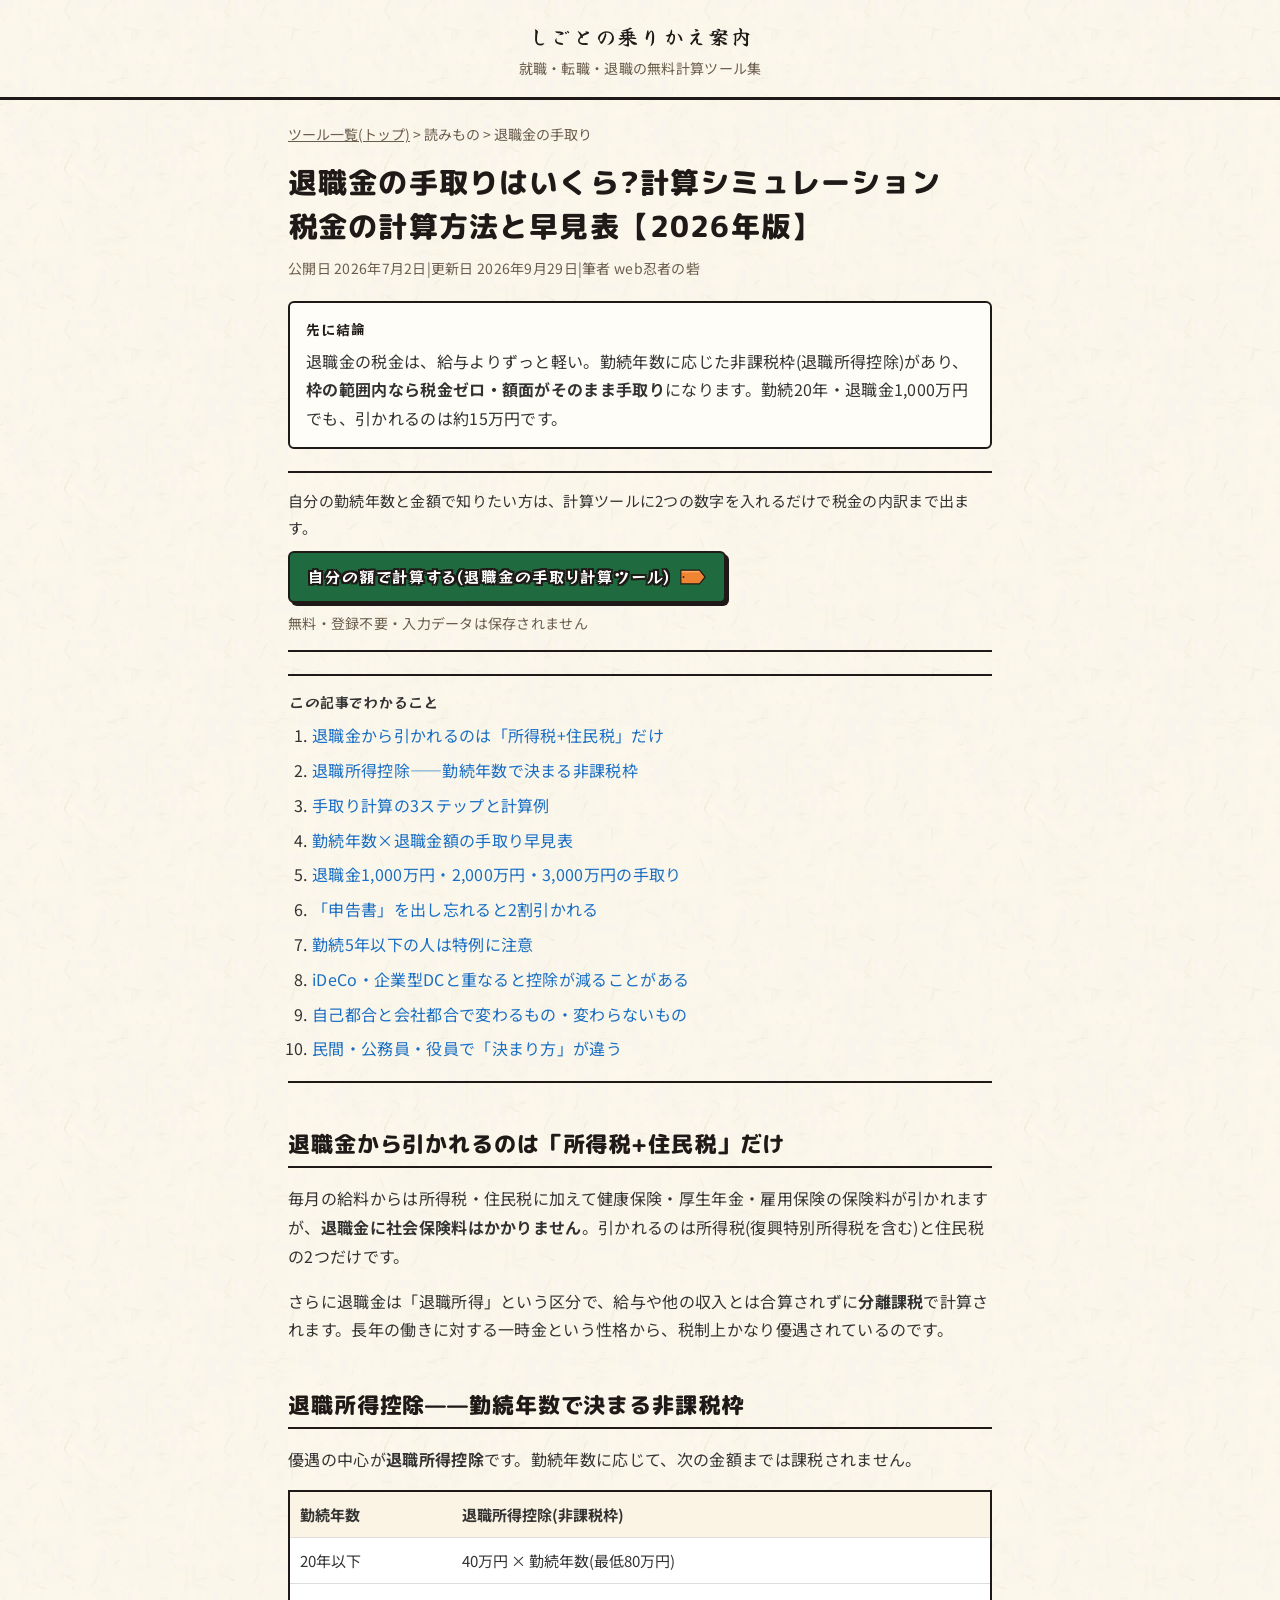
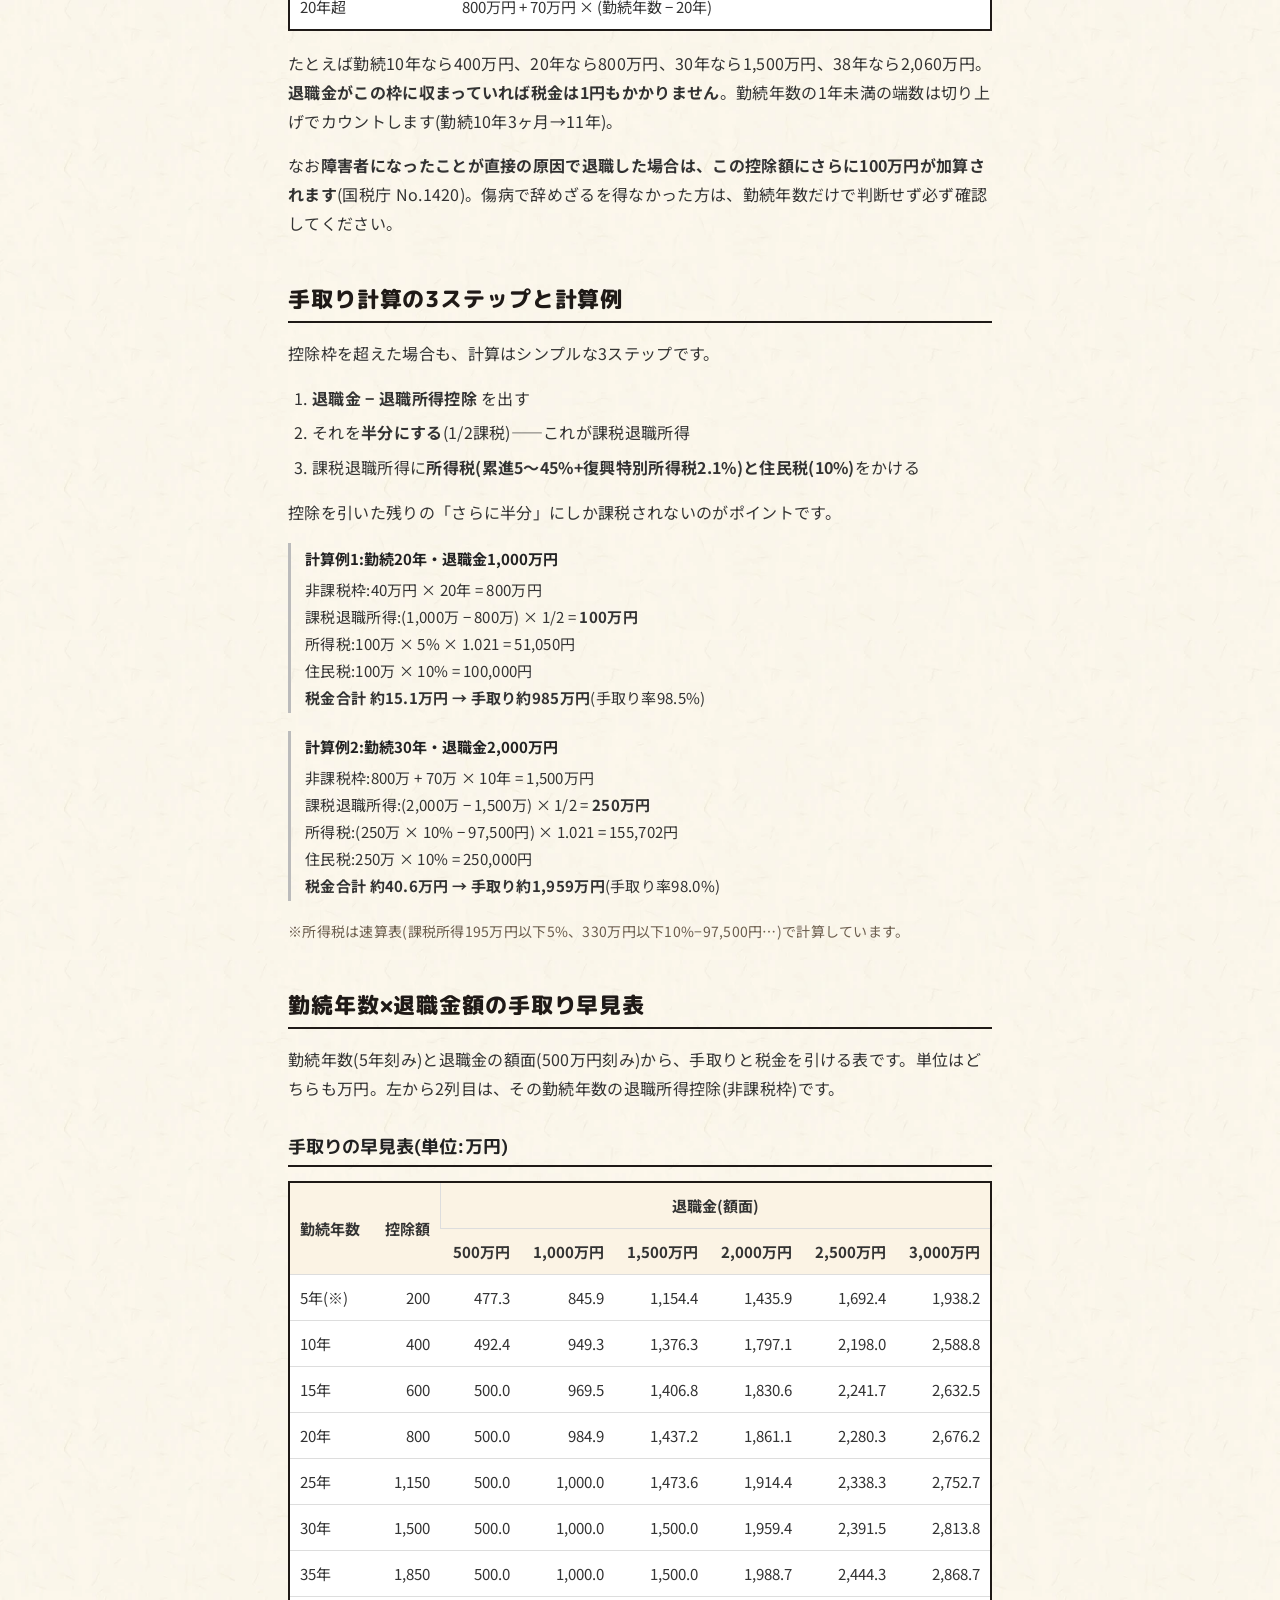
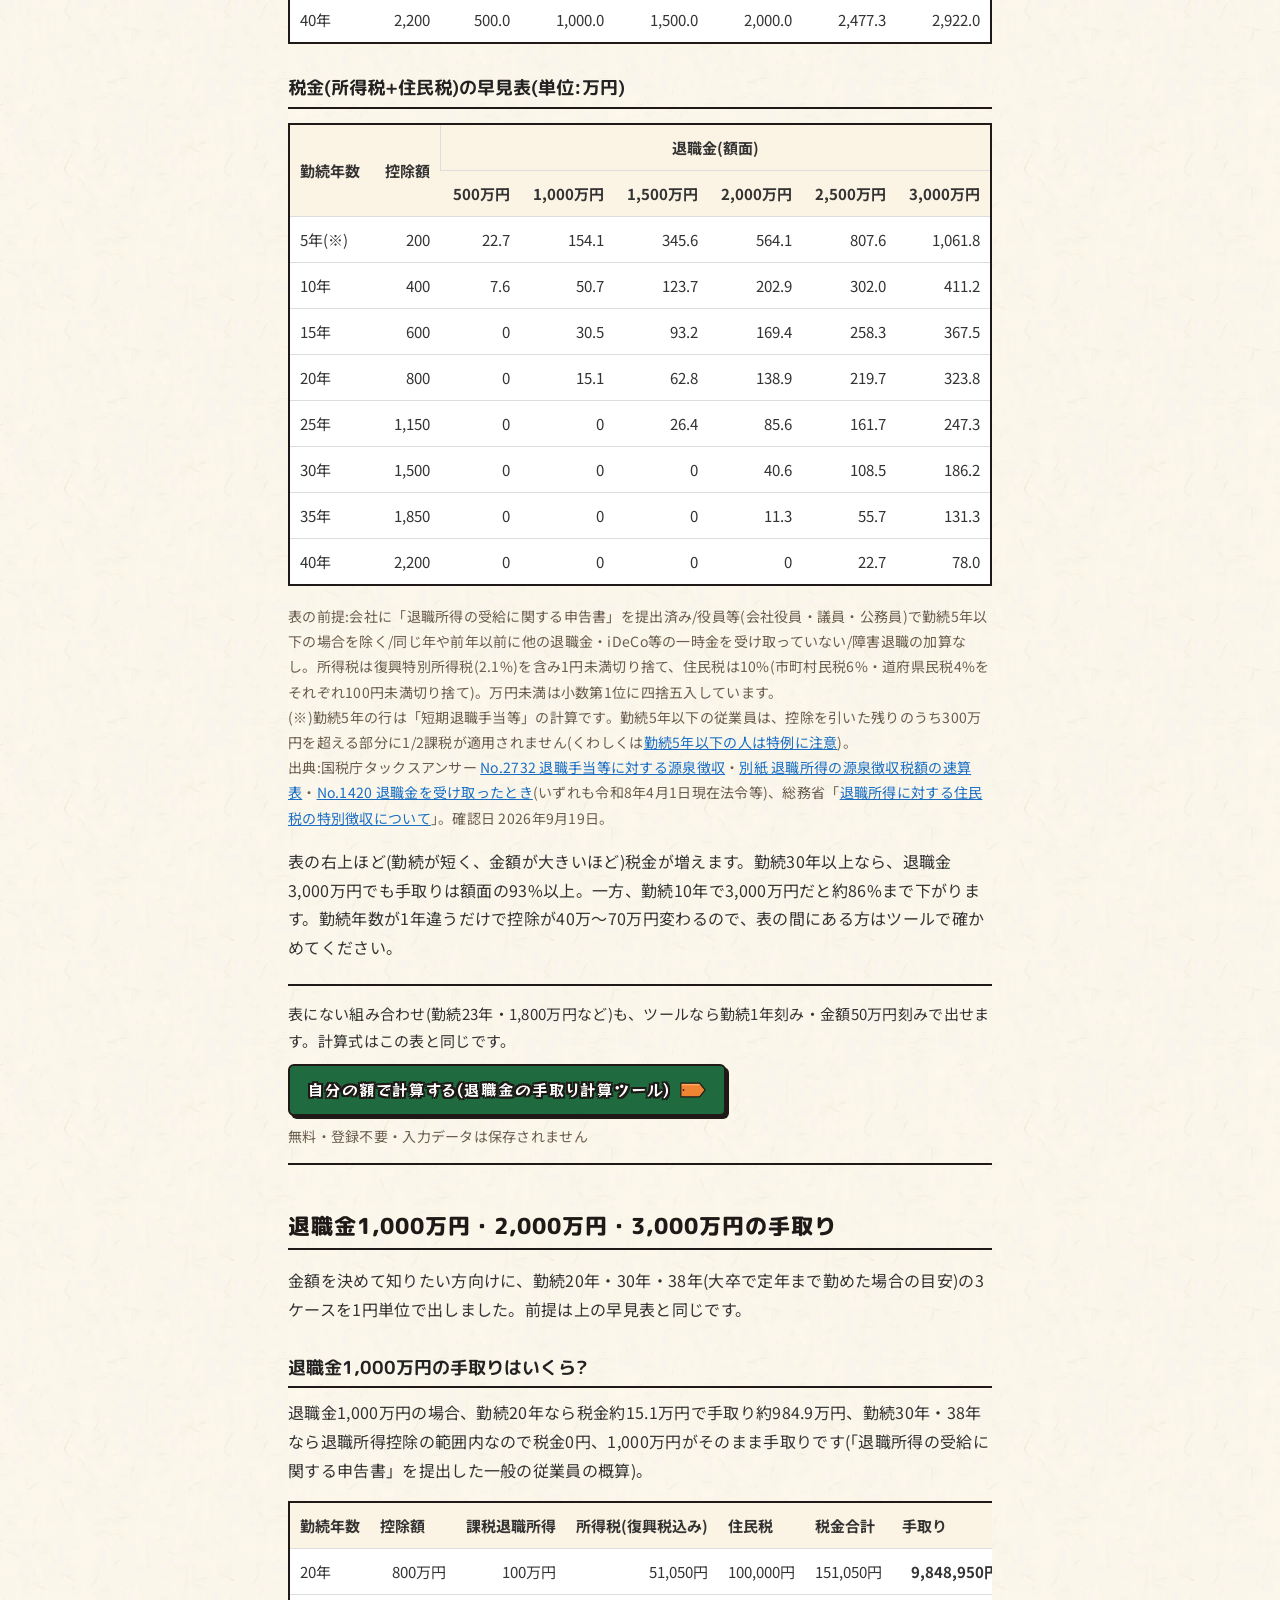
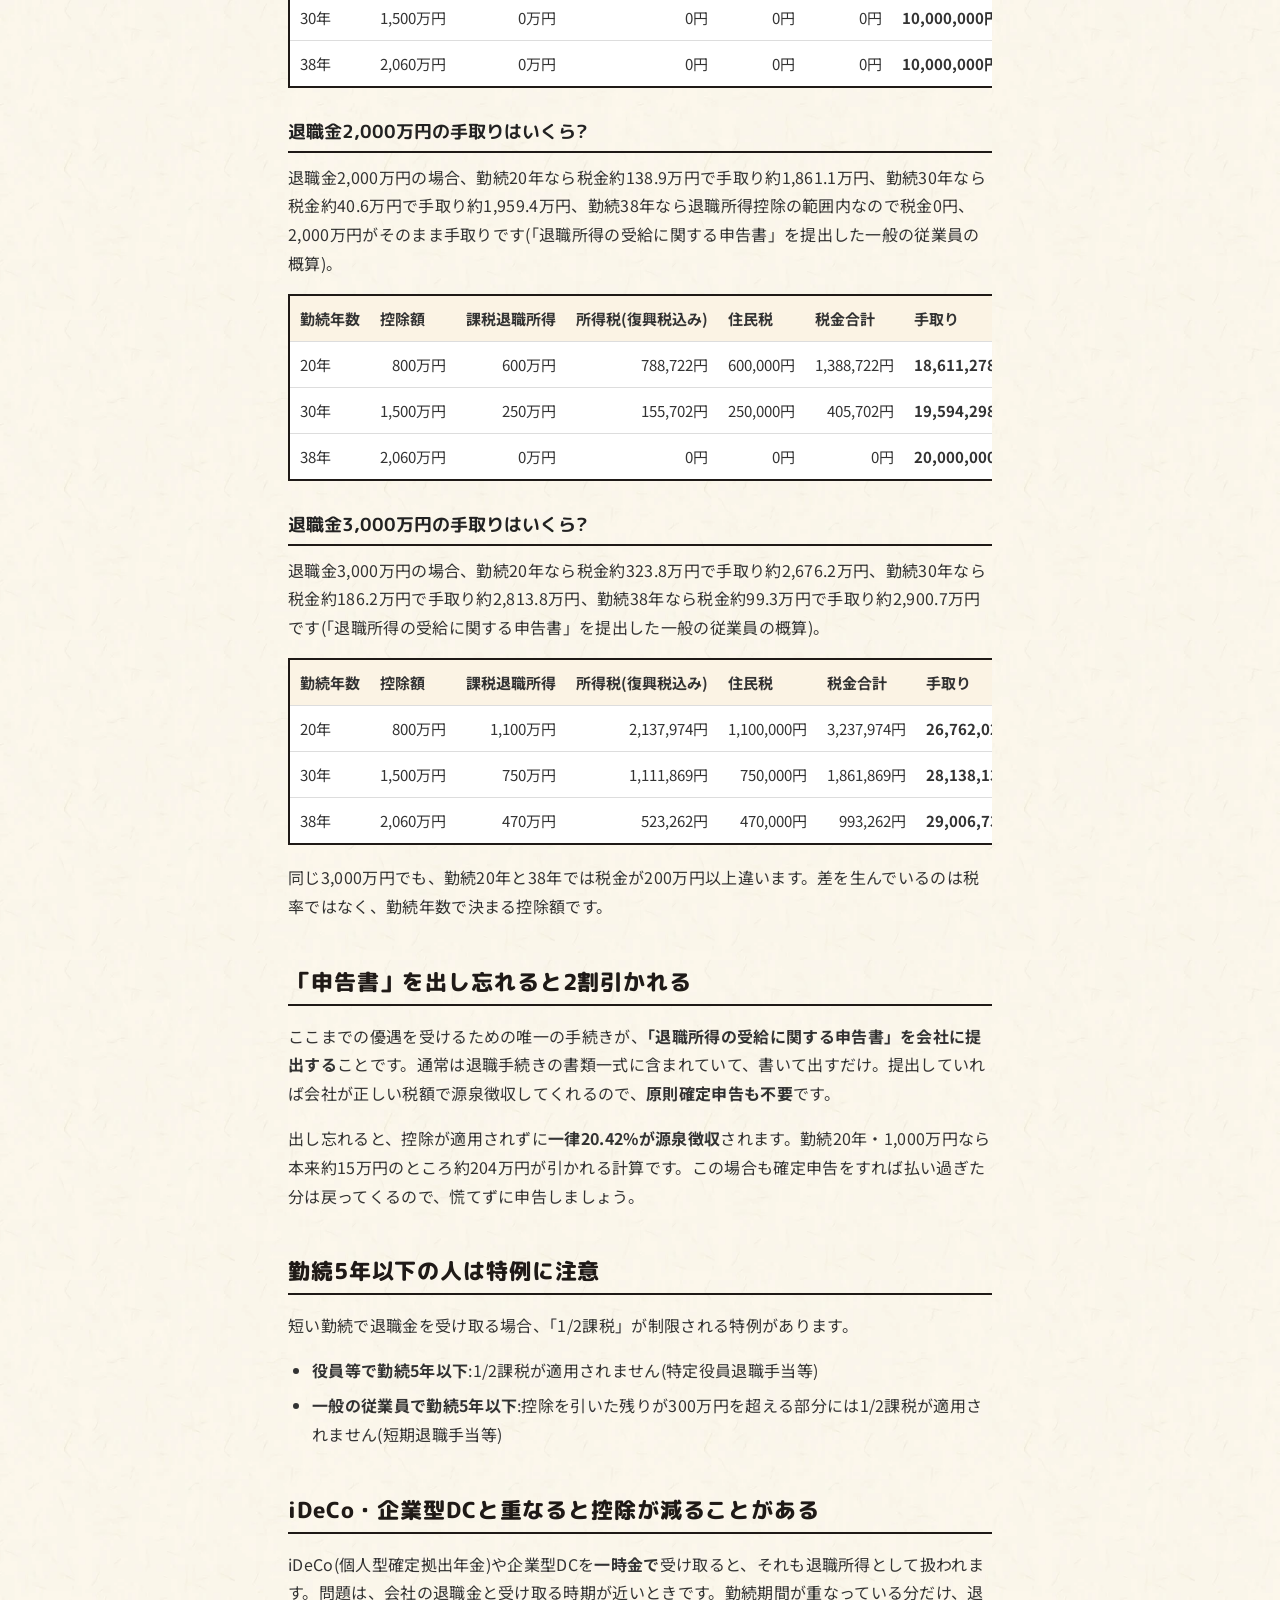
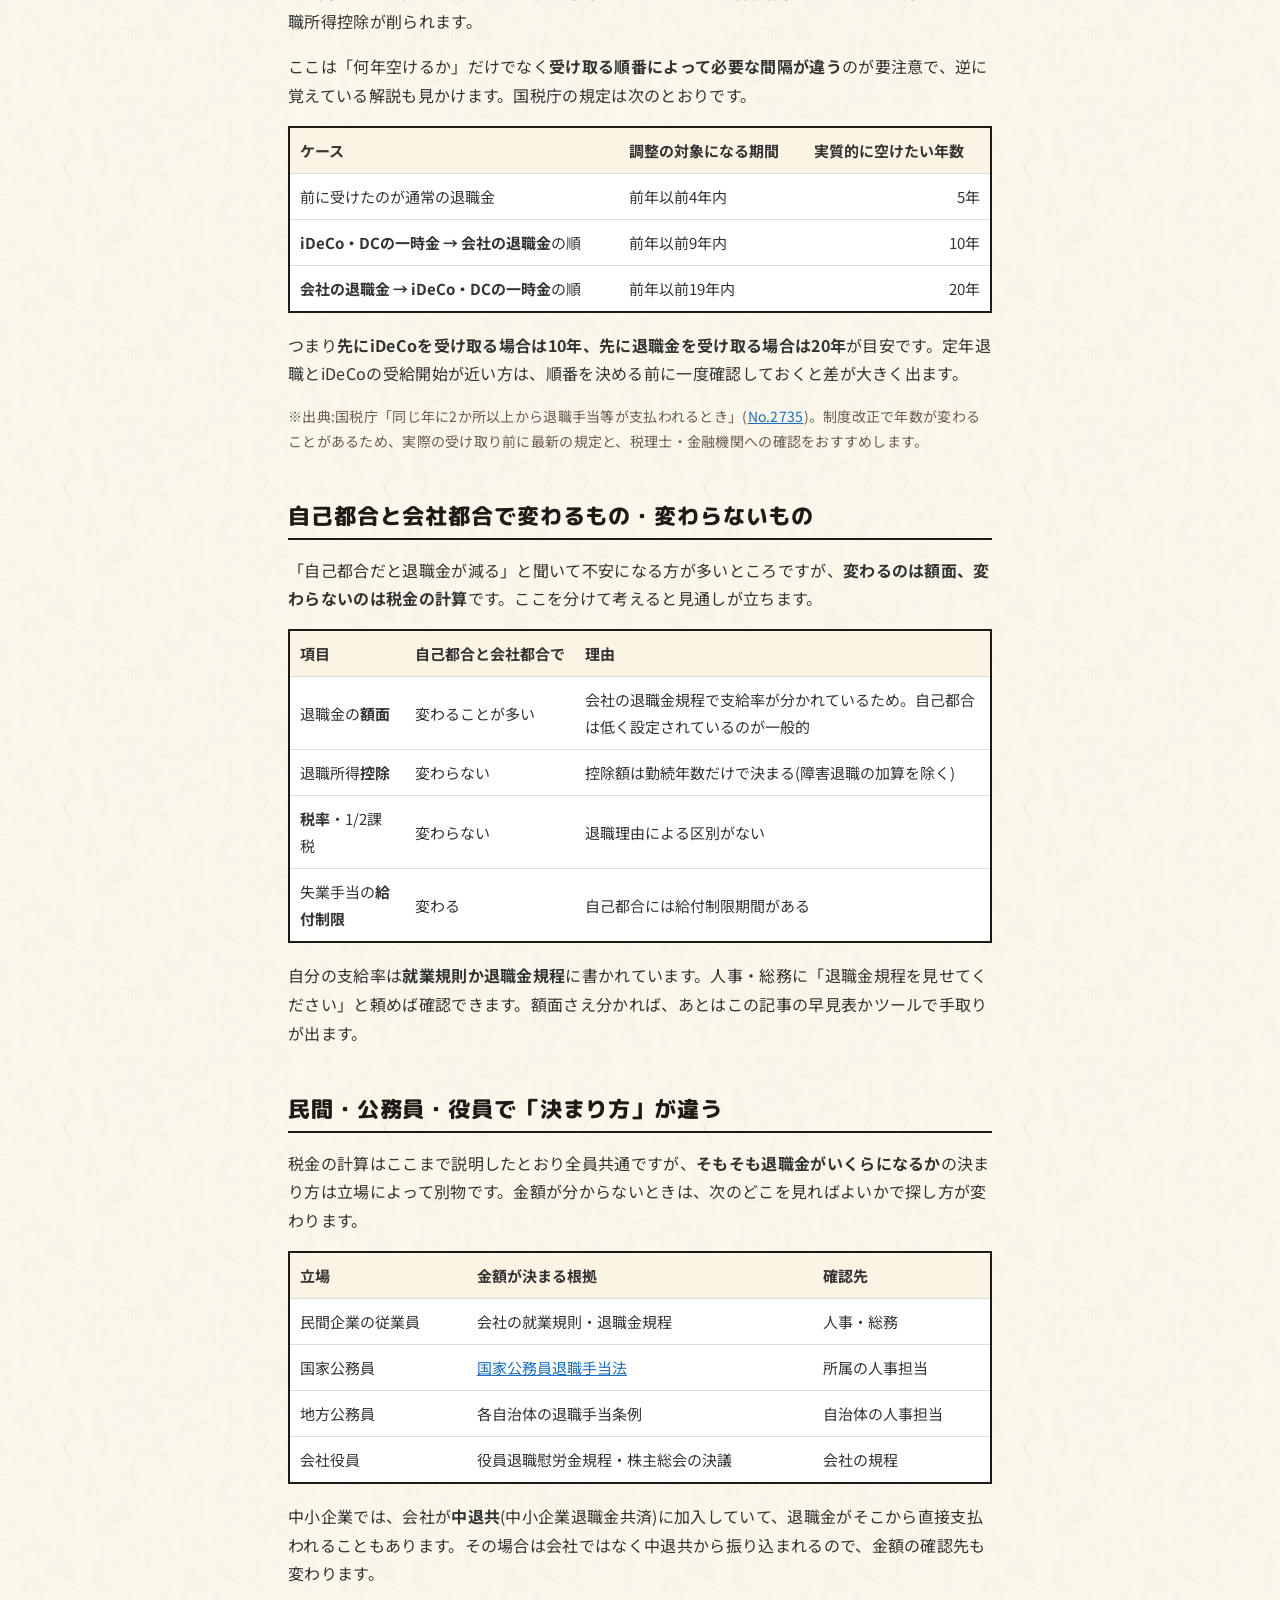
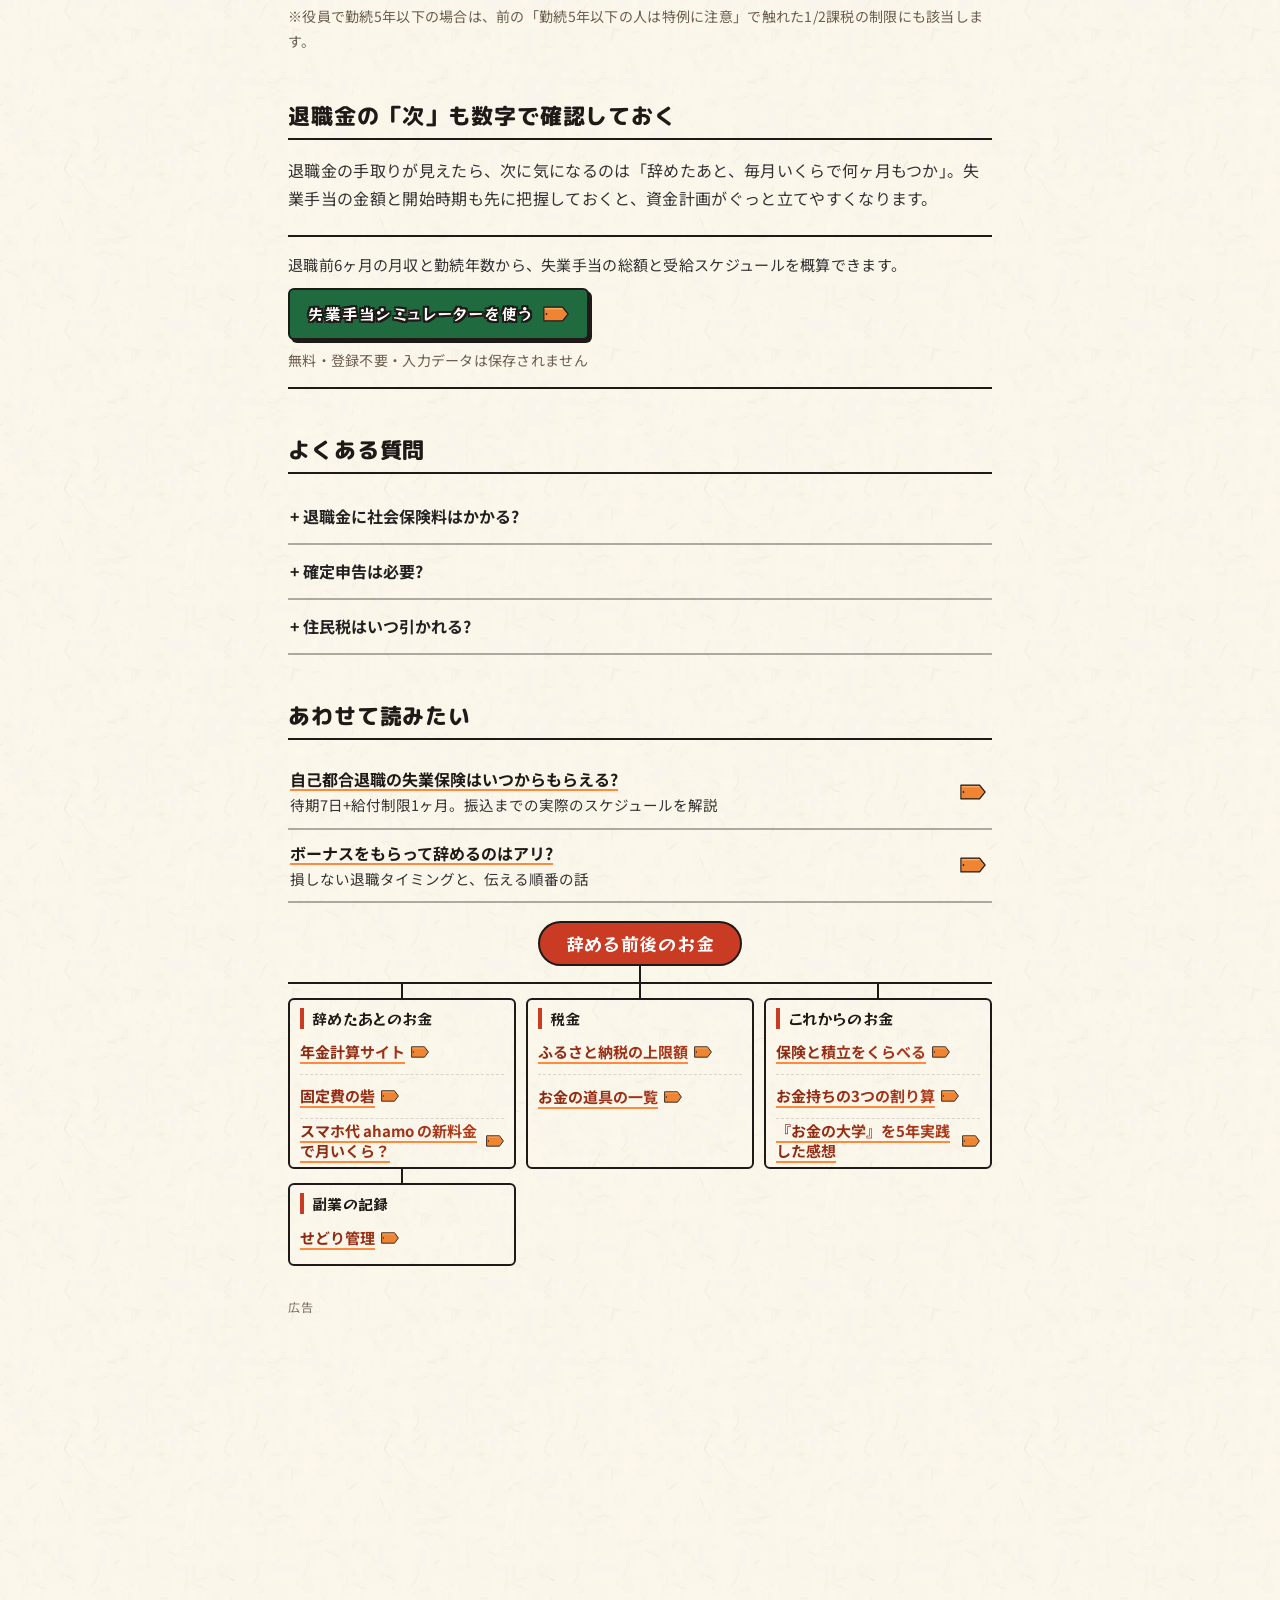
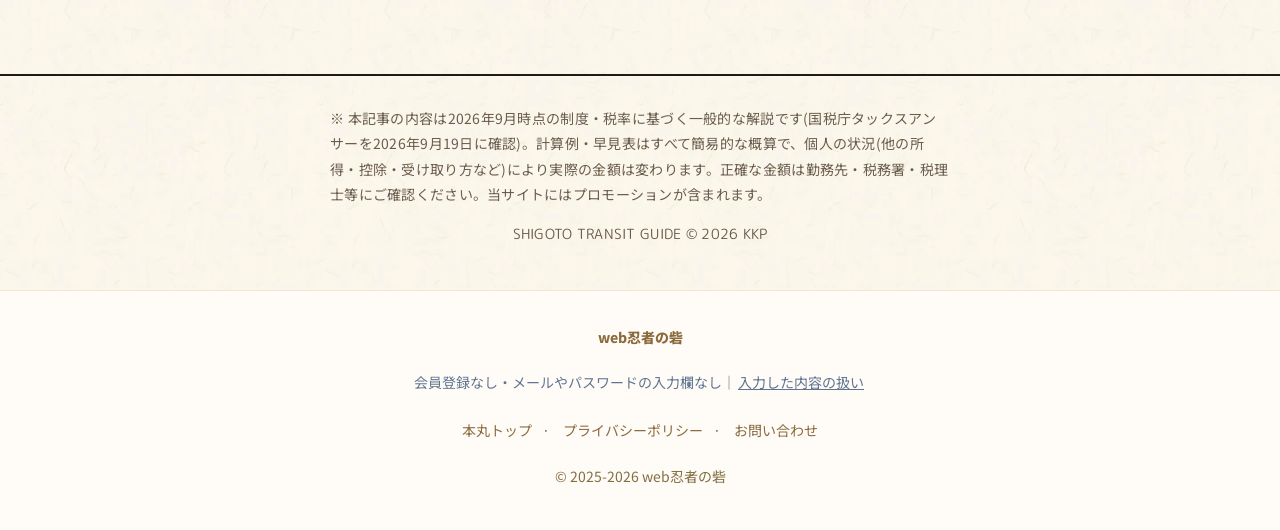
<file: articles/taishokukin-tedori.html>
<!DOCTYPE html>
<html lang="ja">
<head>
<meta charset="UTF-8">
<meta name="viewport" content="width=device-width,initial-scale=1">
<title>退職金の手取り計算シミュレーション|税金の計算方法と早見表【2026年版】|しごとの乗りかえ案内</title>
<meta name="description" content="退職金にかかる税金は給与よりずっと軽く、勤続20年・1,000万円なら約15万円だけ。退職所得控除のしくみ、計算の3ステップ、勤続年数別の手取り早見表をわかりやすく解説。勤続年数と金額を入れるだけの無料シミュレーション(計算ツール)付き。">
<link rel="canonical" href="https://shigoto.kkpwebninja.com/articles/taishokukin-tedori">
<meta property="og:title" content="退職金の手取り計算シミュレーション|税金の計算方法と早見表【2026年版】">
<meta property="og:description" content="勤続20年・退職金1,000万円なら税金は約15万円。退職所得控除のしくみと手取り早見表をわかりやすく解説。">
<meta property="og:type" content="article">
<meta property="og:site_name" content="web忍者の砦">
<meta property="og:locale" content="ja_JP">
<meta property="og:url" content="https://shigoto.kkpwebninja.com/articles/taishokukin-tedori">
<meta property="og:image" content="https://shigoto.kkpwebninja.com/ogp.jpg?d=20261023b">
<meta name="twitter:card" content="summary_large_image">
<meta name="twitter:image" content="https://shigoto.kkpwebninja.com/ogp.jpg?d=20261023b">
<link rel="icon" type="image/png" sizes="32x32" href="/favicon.png">
<link rel="icon" type="image/png" sizes="192x192" href="/favicon-192.png">
<link rel="apple-touch-icon" sizes="180x180" href="/apple-touch-icon.png">
<script type="application/ld+json">
{
  "@context": "https://schema.org",
  "@type": "Article",
  "headline": "退職金の手取り計算シミュレーション|税金の計算方法と早見表【2026年版】",
  "description": "退職金にかかる所得税・住民税の計算方法と勤続年数別の手取り早見表。退職所得控除のしくみをわかりやすく解説。",
  "author": {"@type":"Organization","name":"web忍者の砦"},
  "publisher": {"@type":"Organization","name":"web忍者の砦"},
  "datePublished": "2026-07-02",
  "dateModified": "2026-09-29",
  "mainEntityOfPage": "https://shigoto.kkpwebninja.com/articles/taishokukin-tedori",
  "image": "https://shigoto.kkpwebninja.com/ogp.jpg?d=20261023b"
}
</script>
<script type="application/ld+json">
{
  "@context": "https://schema.org",
  "@type": "BreadcrumbList",
  "itemListElement": [
    {"@type":"ListItem","position":1,"name":"しごとの乗りかえ案内","item":"https://shigoto.kkpwebninja.com/"},
    {"@type":"ListItem","position":2,"name":"退職金の手取りはいくら?"}
  ]
}
</script>
<script type="application/ld+json">
{
  "@context": "https://schema.org",
  "@type": "FAQPage",
  "mainEntity": [
    {"@type":"Question","name":"退職金1,000万円の手取りはいくら?","acceptedAnswer":{"@type":"Answer","text":"退職金1,000万円の場合、勤続20年なら税金約15.1万円で手取り約984.9万円、勤続30年・38年なら退職所得控除の範囲内なので税金0円、1,000万円がそのまま手取りです(「退職所得の受給に関する申告書」を提出した一般の従業員の概算)。"}},
    {"@type":"Question","name":"退職金2,000万円の手取りはいくら?","acceptedAnswer":{"@type":"Answer","text":"退職金2,000万円の場合、勤続20年なら税金約138.9万円で手取り約1,861.1万円、勤続30年なら税金約40.6万円で手取り約1,959.4万円、勤続38年なら退職所得控除の範囲内なので税金0円、2,000万円がそのまま手取りです(「退職所得の受給に関する申告書」を提出した一般の従業員の概算)。"}},
    {"@type":"Question","name":"退職金3,000万円の手取りはいくら?","acceptedAnswer":{"@type":"Answer","text":"退職金3,000万円の場合、勤続20年なら税金約323.8万円で手取り約2,676.2万円、勤続30年なら税金約186.2万円で手取り約2,813.8万円、勤続38年なら税金約99.3万円で手取り約2,900.7万円です(「退職所得の受給に関する申告書」を提出した一般の従業員の概算)。"}},
    {"@type":"Question","name":"退職金に社会保険料はかかりますか?","acceptedAnswer":{"@type":"Answer","text":"かかりません。退職金は健康保険・厚生年金・雇用保険の保険料の対象外で、引かれるのは所得税(復興特別所得税含む)と住民税だけです。"}},
    {"@type":"Question","name":"退職金をもらったら確定申告は必要ですか?","acceptedAnswer":{"@type":"Answer","text":"「退職所得の受給に関する申告書」を会社に提出していれば、正しい税額が源泉徴収されるため原則確定申告は不要です。提出し忘れた場合は一律20.42%が源泉徴収されるので、確定申告で払い過ぎを取り戻せます。"}},
    {"@type":"Question","name":"退職金の住民税はいつ払いますか?","acceptedAnswer":{"@type":"Answer","text":"支給時に天引き(特別徴収)されます。給与の住民税と違って翌年にまとめて請求されることはありません。"}}
  ]
}
</script>
<!-- Google Analytics -->
<script>
  window.dataLayer = window.dataLayer || [];
  function gtag(){dataLayer.push(arguments);}
  // 本番ドメインだけで計測する（*.pages.dev に来るボットの0秒訪問で数字が崩れていたため）
  if (/(^|\.)kkpwebninja\.com$/.test(location.hostname)) {
    var gs = document.createElement('script'); gs.async = true;
    gs.src = 'https://www.googletagmanager.com/gtag/js?id=G-2LM85GJN0L';
    document.head.appendChild(gs);
    gtag('js', new Date());
    gtag('config', 'G-2LM85GJN0L');
  }
</script>
<!-- AdSense -->
<script async data-overlays="bottom" src="https://pagead2.googlesyndication.com/pagead/js/adsbygoogle.js?client=ca-pub-1298304917726270" crossorigin="anonymous"></script>
<link rel="preconnect" href="https://fonts.googleapis.com">
<link rel="preconnect" href="https://fonts.gstatic.com" crossorigin>
<link href="https://fonts.googleapis.com/css2?family=M+PLUS+Rounded+1c:wght@500;700;800&family=Noto+Sans+JP:wght@400;500;700&display=swap" rel="stylesheet">
<!-- D4_KIT_START（scripts/apply_article_style.py が書く。手で直さない） -->
<link href="https://fonts.googleapis.com/css2?family=Yuji+Syuku&family=RocknRoll+One&display=swap&text=%28%29%2B%2C0123456789%3FCDeio%C3%97%E2%80%94%E3%80%8C%E3%80%8D%E3%80%90%E3%80%91%E3%81%82%E3%81%84%E3%81%86%E3%81%88%E3%81%8A%E3%81%8B%E3%81%8C%E3%81%8F%E3%81%91%E3%81%93%E3%81%94%E3%81%97%E3%81%99%E3%81%9B%E3%81%9F%E3%81%A0%E3%81%A6%E3%81%A7%E3%81%A8%E3%81%AA%E3%81%AB%E3%81%AE%E3%81%AF%E3%81%BE%E3%81%BF%E3%82%82%E3%82%88%E3%82%89%E3%82%8A%E3%82%8B%E3%82%8C%E3%82%8F%E3%82%92%E3%82%B7%E3%82%B9%E3%82%BF%E3%83%83%E3%83%84%E3%83%86%E3%83%97%E3%83%9F%E3%83%A5%E3%83%A7%E3%83%AB%E3%83%AC%E3%83%B3%E3%83%BB%E3%83%BC%E4%B8%87%E4%B8%8B%E4%B9%97%E4%BA%8B%E4%BA%BA%E4%BB%A5%E4%BC%81%E4%BC%9A%E4%BD%8F%E4%BD%BF%E4%BE%8B%E5%85%88%E5%85%AC%E5%86%85%E5%86%86%E5%87%BA%E5%88%86%E5%89%B2%E5%8B%99%E5%8B%A4%E5%8F%96%E5%90%88%E5%91%8A%E5%93%A1%E5%95%8F%E5%9E%8B%E5%A4%89%E5%A4%B1%E5%AD%97%E5%B7%B1%E5%B9%B4%E5%BC%95%E5%BD%93%E5%BD%B9%E5%BE%97%E5%BF%98%E6%84%8F%E6%89%80%E6%89%8B%E6%8E%A7%E6%95%B0%E6%96%B9%E6%97%A9%E6%9B%B8%E6%9E%A0%E6%A1%88%E6%A5%AD%E6%AC%A1%E6%B0%91%E6%B1%BA%E6%B3%95%E6%B3%A8%E6%B8%9B%E7%89%88%E7%89%B9%E7%94%B3%E7%A2%BA%E7%A4%BE%E7%A8%8E%E7%AE%97%E7%B5%90%E7%B6%9A%E8%81%B7%E8%87%AA%E8%A1%A8%E8%A6%8B%E8%A8%88%E8%A8%98%E8%AA%8D%E8%AA%AD%E8%AA%B2%E8%AB%96%E8%B3%AA%E9%80%80%E9%81%95%E9%83%BD%E9%87%8D%E9%87%91%E9%96%93%E9%99%A4%E9%9D%9E%E9%A1%8D" rel="stylesheet">
<!-- 共通部品 D4（kkp-kit を kit/ にコピーしたもの。中は手で直さず kkp-kit 側で直して sync.sh） -->
<link rel="stylesheet" href="/kit/kit.css?v=0da92e0">
<script src="/kit/kit.js?v=0da92e0" defer></script>
<!-- D4_KIT_END -->
<style>
/* ===== 記事共通テンプレ(articles/共通。変更時は5記事すべて揃えること。正本は scripts/article_style.css → scripts/apply_article_style.py で5記事へ反映) ===== */
:root{
  --orange:#F08A3C;
  --orange-deep:#E06A20;
  --cyan:#2c99ad;
  --coral:#e51c15;
  --green:#5BB97E;
  --green-deep:#1F6B3F;
  --cream:#FBEFDC;
  --cream-deep:#F7E3C6;
  --ink:#333333;
  --ink-soft:#6B5D4D;
  --line:#DDDDDD;
  --band:#F1F7F2;
  --link:#1A6FC4;
  --ok:#4E7A4E;
  --accent:var(--green-deep);
}
*{margin:0;padding:0;box-sizing:border-box;}
html{scroll-behavior:smooth;}
body{font-family:'Noto Sans JP',sans-serif;background:#fff;color:var(--ink);line-height:1.8;font-size:16px;}
.en{font-family:'M PLUS Rounded 1c',sans-serif;letter-spacing:.12em;}
header.site{background:#fff;border-bottom:1px solid var(--line);padding:16px 20px;text-align:center;}
header.site .brand-en{font-size:14px;color:var(--orange-deep);text-transform:uppercase;letter-spacing:.04em;}
header.site .site-name{font-family:'M PLUS Rounded 1c',sans-serif;font-weight:800;font-size:19px;letter-spacing:.06em;margin-top:2px;}
header.site .site-name a{color:var(--orange-deep);text-decoration:none;}
header.site .site-sub{font-size:14px;color:var(--ink-soft);}
main{max-width:740px;margin:0 auto;padding:22px 18px 60px;}
.breadcrumb{font-size:14px;color:var(--ink-soft);margin-bottom:14px;}
.breadcrumb a{color:var(--ink-soft);}
article h1{font-family:'M PLUS Rounded 1c',sans-serif;font-size:clamp(22px,4.6vw,29px);font-weight:800;line-height:1.5;letter-spacing:.02em;color:#222;margin-bottom:8px;}
.article-meta{font-size:14px;color:var(--ink-soft);margin-bottom:20px;}
article a{color:var(--link);}
/* 色付きの角丸箱は「先に結論」の1つだけ */
.point{background:#FFFAF0;border:1px solid #E8D5B0;border-radius:8px;padding:14px 16px;margin:0 0 20px;}
.point .point-label{display:block;font-family:'M PLUS Rounded 1c',sans-serif;font-weight:800;font-size:14px;color:var(--accent);margin-bottom:4px;}
.point p{font-size:16px;margin:0;}
.toc{border-top:1px solid var(--line);border-bottom:1px solid var(--line);padding:12px 2px;margin-bottom:28px;font-size:15px;}
.toc b{font-family:'M PLUS Rounded 1c',sans-serif;font-size:14px;color:var(--ink);}
.toc ol{margin:6px 0 0 22px;}
.toc a{color:var(--link);text-decoration:none;}
.toc a:hover{text-decoration:underline;}
article h2{font-family:'M PLUS Rounded 1c',sans-serif;font-weight:800;font-size:22px;line-height:1.5;letter-spacing:.02em;color:var(--accent);background:var(--band);border-left:4px solid var(--accent);padding:8px 12px;margin:44px 0 16px;}
article h3{font-family:'M PLUS Rounded 1c',sans-serif;font-weight:700;font-size:18px;line-height:1.6;color:#222;border-bottom:1px solid var(--line);padding-bottom:4px;margin:30px 0 10px;}
article p{margin-bottom:16px;font-size:16px;}
article ul,article ol{margin:0 0 16px 24px;font-size:16px;}
article li{margin-bottom:6px;}
.note{font-size:14px;color:var(--ink-soft);}
.table-wrap{overflow-x:auto;margin:14px 0 18px;}
table.data{width:100%;border-collapse:collapse;font-size:15px;background:#fff;border:1px solid var(--line);}
table.data th{background:var(--band);font-size:15px;padding:9px 10px;text-align:left;white-space:nowrap;border-bottom:1px solid var(--line);}
table.data td{padding:9px 10px;border-top:1px solid var(--line);font-size:15px;}
table.data td.num{text-align:right;font-variant-numeric:tabular-nums;white-space:nowrap;}
table.data td.c{text-align:center;}
table.data th.num{text-align:right;}
table.data th.grp{text-align:center;border-left:1px solid var(--line);}
/* 列の多い早見表: スマホでは表の中だけ横に動かす。勤続年数の列は固定して、どの行を見ているか分かるようにする */
table.data[data-gen] td:first-child{position:sticky;left:0;background:#fff;z-index:1;white-space:nowrap;box-shadow:1px 0 0 var(--line);}
table.data[data-gen] tr:first-child th:first-child{position:sticky;left:0;z-index:2;box-shadow:1px 0 0 var(--line);}
@media (max-width:700px){
  .table-wrap:has(table[data-gen])::before{content:"表は横に動かせます";display:block;font-size:14px;color:var(--ink-soft);margin-bottom:4px;}
}
.example{border-left:3px solid #BBBBBB;padding:2px 0 2px 14px;margin:14px 0 18px;font-size:15px;}
.example .ex-title{display:block;font-weight:700;color:#222;margin-bottom:4px;}
.example p{font-size:15px;margin-bottom:8px;}
.example p:last-child{margin-bottom:0;}
.lines{background:#F7F7F7;border-left:3px solid var(--accent);padding:10px 14px;margin:10px 0 16px;font-size:15px;}
.timeline{margin:14px 0 18px;}
.tstep{position:relative;padding:0 0 18px 26px;border-left:3px solid var(--accent);margin-left:8px;font-size:15px;}
.tstep:last-child{border-left-color:transparent;padding-bottom:0;}
.tstep::before{content:"";position:absolute;left:-9px;top:4px;width:15px;height:15px;border-radius:50%;background:var(--accent);border:3px solid #fff;}
.tstep b{display:block;font-size:15px;}
/* ツールへの導線: 罫線で区切るだけ(箱にしない) */
.toolcta{margin:22px 0;padding:14px 0;border-top:1px solid var(--line);border-bottom:1px solid var(--line);}
.toolcta p{font-size:15px;margin-bottom:10px;}
.toolcta a{display:inline-block;padding:10px 18px;border-radius:4px;background:var(--accent);color:#fff;text-decoration:none;font-weight:700;font-size:15.5px;}
.toolcta a:hover{filter:brightness(1.12);}
.toolcta .free{font-size:14px;color:var(--ink-soft);margin:8px 0 0;}
.cta{margin:24px 0;padding:16px;border-radius:4px;background:#fff;border:1px solid var(--orange);}
.cta p{font-size:14.5px;margin-bottom:10px;}
.cta a{display:block;text-align:center;padding:12px;border-radius:4px;background:var(--orange);color:#fff;text-decoration:none;font-weight:700;letter-spacing:.1em;font-size:15px;}
.cta a:hover{background:var(--orange-deep);}
.cta .cta-note{font-size:14px;color:var(--ink-soft);margin:8px 0 0;text-align:center;}
.faqsec{margin-top:44px;}
.explain{border-bottom:1px solid var(--line);}
.explain summary{cursor:pointer;padding:12px 2px;font-size:16px;font-weight:700;color:#222;list-style:none;}
.explain summary::-webkit-details-marker{display:none;}
.explain summary::before{content:"+ ";color:var(--accent);}
.explain[open] summary::before{content:"− ";}
.exp-body{padding:0 2px 14px;font-size:15px;}
.exp-body p{margin-bottom:6px;font-size:15px;}
.related{margin-top:44px;}
.related a.rel-card{display:block;border-bottom:1px solid var(--line);padding:10px 2px;text-decoration:none;color:var(--ink);font-size:14.5px;line-height:1.7;}
.related a.rel-card b{display:block;color:var(--link);font-size:16px;}
.related a.rel-card:hover b{text-decoration:underline;}
.ad-slot{margin-top:30px;text-align:center;min-height:288px;}
.ad-slot:empty{display:none;}
/* 砦の標準サイズ（スマホ300x250 / PC336x280）。auto のままだと幅が取れず 0x0 で配信されない（2026-09-20 実測） */
.ad-slot ins.adsbygoogle{display:block;width:300px;height:250px;margin:0 auto;}
.ad-label{font-size:12px;color:#7a6f61;letter-spacing:.08em;margin:0 0 6px;text-align:left;}
@media(min-width:768px){.ad-slot{min-height:318px;}.ad-slot ins.adsbygoogle{width:336px;height:280px;}}
/* サービスごとの一覧（転職エージェントの連絡まわり）: 見出し＋2列の表＋1行のPRリンク。箱にしない */
table.kv th{width:30%;white-space:normal;vertical-align:top;border-top:1px solid var(--line);}
table.kv td{vertical-align:top;}
table.kv td .src{display:block;font-size:14px;color:var(--ink-soft);margin-top:2px;}
.prlink{margin:8px 0 26px;font-size:15px;}
.prlink a{font-weight:700;}
.prlink .pr{display:inline-block;font-size:11px;color:var(--ink-soft);border:1px solid #BBBBBB;border-radius:2px;padding:0 4px;margin-right:6px;line-height:1.6;vertical-align:1px;}
table.data td.mark{text-align:center;white-space:nowrap;}
footer{border-top:1px solid var(--line);padding:30px 20px 44px;text-align:center;font-size:14px;color:var(--ink-soft);}
footer .disclaimer{max-width:620px;margin:0 auto 14px;text-align:left;}
/* ===== 2026-10-19 共通部品 D4（ストリート和忍者）に見た目をそろえる（トップ c97ef90 と同じ控えめな入れ方） =====
   見出しを筆・墨のふち・道しるべ・和紙の地だけ。本文の書体（Noto Sans JP）・本文・数字・出典・
   アフィリエイトの枠（.cta / .prlink / PR 表記 / 計測img）・広告の位置・GA4・JSON-LD・title は変えない。 */
body.k-page{background:var(--k-surface) url(/kit/img/d4-washi.webp) 0 0/320px auto;color:var(--ink);font-family:'Noto Sans JP',sans-serif;font-size:16px;line-height:1.8;}
header.site{background:var(--k-kinari) url(/kit/img/d4-washi.webp) 0 0/320px auto;border-bottom:var(--k-bw) solid var(--k-sumi);}
header.site .site-name{font-family:var(--k-brush);font-weight:400;font-size:21px;letter-spacing:.08em;font-feature-settings:"palt" 1;}
header.site .site-name a{color:var(--k-sumi);}
article h1{font-family:var(--k-head);font-weight:800;letter-spacing:.04em;color:var(--k-sumi);font-feature-settings:"palt" 1;}
article h2{font-family:var(--k-head);font-weight:800;letter-spacing:.04em;color:var(--k-sumi);background:var(--k-kinari) url(/kit/img/d4-washi.webp) 0 0/320px auto;border:var(--k-bw-s) solid var(--k-sumi);border-left:8px solid var(--accent);border-radius:var(--k-r);font-feature-settings:"palt" 1;}
article h3{border-bottom:var(--k-bw-s) solid var(--k-sumi);}
.point{background:var(--k-surface);border:var(--k-bw-s) solid var(--k-sumi);border-radius:var(--k-r);box-shadow:var(--k-sh-s);}
.point .point-label,.toc b{font-family:var(--k-bold);font-weight:400;letter-spacing:.06em;}
.toc{border-top:var(--k-bw-s) solid var(--k-sumi);border-bottom:var(--k-bw-s) solid var(--k-sumi);}
table.data{border:var(--k-bw-s) solid var(--k-sumi);}
table.data th{background:var(--k-kinari);}
.toolcta{border-top:var(--k-bw-s) solid var(--k-sumi);border-bottom:var(--k-bw-s) solid var(--k-sumi);}
/* 自分のツールへの導線は道しるべつきの札（同じ href・計測のまま） */
.toolcta a{display:inline-flex;align-items:center;gap:10px;min-height:44px;border:var(--k-bw-s) solid var(--k-sumi);border-radius:var(--k-r);box-shadow:var(--k-sh-s);font-family:var(--k-bold);font-weight:400;letter-spacing:.06em;text-shadow:var(--k-outline);font-feature-settings:"palt" 1;}
.toolcta a::after{content:"";flex:none;width:26px;height:16px;background:var(--k-sign) center/100% 100% no-repeat;transition:transform .2s;}
.toolcta a:hover{filter:none;}
.toolcta a:hover::after{transform:translateX(4px);}
.toolcta a:active{transform:translate(3px,3px);box-shadow:none;}
.explain{border-bottom:var(--k-bw-s) solid rgba(31,26,23,.35);}
/* あわせて読みたい: 右に道しるべ */
.related a.rel-card{position:relative;padding-right:44px;border-bottom:var(--k-bw-s) solid rgba(31,26,23,.35);}
.related a.rel-card::after{content:"";position:absolute;right:6px;top:50%;width:26px;height:16px;margin-top:-8px;background:var(--k-sign) center/100% 100% no-repeat;transition:transform .2s;}
.related a.rel-card:hover::after{transform:translateX(4px);}
.related a.rel-card b{color:var(--k-sumi);text-decoration:underline;text-decoration-color:var(--k-orange);text-decoration-thickness:2px;text-underline-offset:3px;}
.related a.rel-card:hover b{color:var(--k-shu);}
footer{border-top:var(--k-bw-s) solid var(--k-sumi);}
/* アフィリエイトの枠は文字の詰めも元のまま（kit.css の .k-page p の字間を当てない） */
.k-page .cta p,.k-page .prlink,.k-page .prlink a{letter-spacing:normal;}
/* ===== 2026-10-20 清潔感（kkp-kit 17eac63 の方針）: 英字の小見出しをやめる・見出しは k-h2 の形（帯・左線・枠なし、墨2pxの下線）・入れ物に影を付けない =====
   本文・表・出典・アフィリエイトの枠（.cta / .prlink / PR 表記 / 計測img）・広告・ツールへの導線の色は変えない。 */
header.site .brand-en{display:none;}
article h2{background:none;border:0;border-bottom:var(--k-bw-s) solid var(--k-sumi);border-radius:0;padding:0 0 6px;}
.point{box-shadow:none;}
.point .point-label{color:var(--k-sumi);}
.explain summary::before{color:var(--k-sumi);}
/* 読みやすさ 2026-10-21（字14px以上・明暗差4.5:1以上） */
.cta a{color:var(--k-sumi)}
/* /読みやすさ */
</style>
</head>
<body class="k-page">

<header class="site">
  <p class="brand-en en">SHIGOTO TRANSIT GUIDE</p>
  <p class="site-name"><a href="/">しごとの乗りかえ案内</a></p>
  <p class="site-sub">就職・転職・退職の無料計算ツール集</p>
</header>

<main>
<nav class="breadcrumb"><a href="/">ツール一覧(トップ)</a> &gt; 読みもの &gt; 退職金の手取り</nav>

<article>
<h1>退職金の手取りはいくら?計算シミュレーション<br>税金の計算方法と早見表【2026年版】</h1>
<p class="article-meta">公開日 2026年7月2日|更新日 2026年9月29日|筆者 web忍者の砦</p>

<div class="point">
  <span class="point-label">先に結論</span>
  <p>退職金の税金は、給与よりずっと軽い。勤続年数に応じた非課税枠(退職所得控除)があり、<b>枠の範囲内なら税金ゼロ・額面がそのまま手取り</b>になります。勤続20年・退職金1,000万円でも、引かれるのは約15万円です。</p>
</div>

<div class="toolcta">
  <p>自分の勤続年数と金額で知りたい方は、計算ツールに2つの数字を入れるだけで税金の内訳まで出ます。</p>
  <a href="/#tool-taishokukin" onclick="if(typeof gtag==='function')gtag('event','xlink_tool')">自分の額で計算する(退職金の手取り計算ツール)</a>
  <p class="free">無料・登録不要・入力データは保存されません</p>
</div>

<div class="toc">
  <b>この記事でわかること</b>
  <ol>
    <li><a href="#hikareru">退職金から引かれるのは「所得税+住民税」だけ</a></li>
    <li><a href="#koujo">退職所得控除——勤続年数で決まる非課税枠</a></li>
    <li><a href="#keisan">手取り計算の3ステップと計算例</a></li>
    <li><a href="#hayami">勤続年数×退職金額の手取り早見表</a></li>
    <li><a href="#kingaku">退職金1,000万円・2,000万円・3,000万円の手取り</a></li>
    <li><a href="#shinkokusho">「申告書」を出し忘れると2割引かれる</a></li>
    <li><a href="#tokurei">勤続5年以下の人は特例に注意</a></li>
    <li><a href="#ideco">iDeCo・企業型DCと重なると控除が減ることがある</a></li>
    <li><a href="#riyu">自己都合と会社都合で変わるもの・変わらないもの</a></li>
    <li><a href="#kubun">民間・公務員・役員で「決まり方」が違う</a></li>
  </ol>
</div>

<h2 id="hikareru">退職金から引かれるのは「所得税+住民税」だけ</h2>
<p>毎月の給料からは所得税・住民税に加えて健康保険・厚生年金・雇用保険の保険料が引かれますが、<b>退職金に社会保険料はかかりません</b>。引かれるのは所得税(復興特別所得税を含む)と住民税の2つだけです。</p>
<p>さらに退職金は「退職所得」という区分で、給与や他の収入とは合算されずに<b>分離課税</b>で計算されます。長年の働きに対する一時金という性格から、税制上かなり優遇されているのです。</p>

<h2 id="koujo">退職所得控除——勤続年数で決まる非課税枠</h2>
<p>優遇の中心が<b>退職所得控除</b>です。勤続年数に応じて、次の金額までは課税されません。</p>
<div class="table-wrap">
<table class="data">
  <tr><th>勤続年数</th><th>退職所得控除(非課税枠)</th></tr>
  <tr><td>20年以下</td><td>40万円 × 勤続年数(最低80万円)</td></tr>
  <tr><td>20年超</td><td>800万円 + 70万円 × (勤続年数 − 20年)</td></tr>
</table>
</div>
<p>たとえば勤続10年なら400万円、20年なら800万円、30年なら1,500万円、38年なら2,060万円。<b>退職金がこの枠に収まっていれば税金は1円もかかりません</b>。勤続年数の1年未満の端数は切り上げでカウントします(勤続10年3ヶ月→11年)。</p>
<p>なお<b>障害者になったことが直接の原因で退職した場合は、この控除額にさらに100万円が加算されます</b>(国税庁 No.1420)。傷病で辞めざるを得なかった方は、勤続年数だけで判断せず必ず確認してください。</p>

<h2 id="keisan">手取り計算の3ステップと計算例</h2>
<p>控除枠を超えた場合も、計算はシンプルな3ステップです。</p>
<ol>
  <li><b>退職金 − 退職所得控除</b> を出す</li>
  <li>それを<b>半分にする</b>(1/2課税)——これが課税退職所得</li>
  <li>課税退職所得に<b>所得税(累進5〜45%+復興特別所得税2.1%)と住民税(10%)</b>をかける</li>
</ol>
<p>控除を引いた残りの「さらに半分」にしか課税されないのがポイントです。</p>
<div class="example">
  <span class="ex-title">計算例1:勤続20年・退職金1,000万円</span>
  <p>非課税枠:40万円 × 20年 = 800万円<br>
  課税退職所得:(1,000万 − 800万) × 1/2 = <b>100万円</b><br>
  所得税:100万 × 5% × 1.021 = 51,050円<br>
  住民税:100万 × 10% = 100,000円<br>
  <b>税金合計 約15.1万円 → 手取り約985万円</b>(手取り率98.5%)</p>
</div>
<div class="example">
  <span class="ex-title">計算例2:勤続30年・退職金2,000万円</span>
  <p>非課税枠:800万 + 70万 × 10年 = 1,500万円<br>
  課税退職所得:(2,000万 − 1,500万) × 1/2 = <b>250万円</b><br>
  所得税:(250万 × 10% − 97,500円) × 1.021 = 155,702円<br>
  住民税:250万 × 10% = 250,000円<br>
  <b>税金合計 約40.6万円 → 手取り約1,959万円</b>(手取り率98.0%)</p>
</div>
<p class="note">※所得税は速算表(課税所得195万円以下5%、330万円以下10%−97,500円…)で計算しています。</p>

<h2 id="hayami">勤続年数×退職金額の手取り早見表</h2>
<p>勤続年数(5年刻み)と退職金の額面(500万円刻み)から、手取りと税金を引ける表です。単位はどちらも万円。左から2列目は、その勤続年数の退職所得控除(非課税枠)です。</p>
<h3>手取りの早見表(単位:万円)</h3>
<div class="table-wrap">
<!-- gen:net -->
<table class="data" data-gen="taishokukin-net">
  <tr><th rowspan="2">勤続年数</th><th rowspan="2" class="num">控除額</th><th colspan="6" class="grp">退職金(額面)</th></tr>
  <tr><th class="num">500万円</th><th class="num">1,000万円</th><th class="num">1,500万円</th><th class="num">2,000万円</th><th class="num">2,500万円</th><th class="num">3,000万円</th></tr>
  <tr><td>5年(※)</td><td class="num">200</td><td class="num">477.3</td><td class="num">845.9</td><td class="num">1,154.4</td><td class="num">1,435.9</td><td class="num">1,692.4</td><td class="num">1,938.2</td></tr>
  <tr><td>10年</td><td class="num">400</td><td class="num">492.4</td><td class="num">949.3</td><td class="num">1,376.3</td><td class="num">1,797.1</td><td class="num">2,198.0</td><td class="num">2,588.8</td></tr>
  <tr><td>15年</td><td class="num">600</td><td class="num">500.0</td><td class="num">969.5</td><td class="num">1,406.8</td><td class="num">1,830.6</td><td class="num">2,241.7</td><td class="num">2,632.5</td></tr>
  <tr><td>20年</td><td class="num">800</td><td class="num">500.0</td><td class="num">984.9</td><td class="num">1,437.2</td><td class="num">1,861.1</td><td class="num">2,280.3</td><td class="num">2,676.2</td></tr>
  <tr><td>25年</td><td class="num">1,150</td><td class="num">500.0</td><td class="num">1,000.0</td><td class="num">1,473.6</td><td class="num">1,914.4</td><td class="num">2,338.3</td><td class="num">2,752.7</td></tr>
  <tr><td>30年</td><td class="num">1,500</td><td class="num">500.0</td><td class="num">1,000.0</td><td class="num">1,500.0</td><td class="num">1,959.4</td><td class="num">2,391.5</td><td class="num">2,813.8</td></tr>
  <tr><td>35年</td><td class="num">1,850</td><td class="num">500.0</td><td class="num">1,000.0</td><td class="num">1,500.0</td><td class="num">1,988.7</td><td class="num">2,444.3</td><td class="num">2,868.7</td></tr>
  <tr><td>40年</td><td class="num">2,200</td><td class="num">500.0</td><td class="num">1,000.0</td><td class="num">1,500.0</td><td class="num">2,000.0</td><td class="num">2,477.3</td><td class="num">2,922.0</td></tr>
</table>
<!-- /gen:net -->
</div>
<h3>税金(所得税+住民税)の早見表(単位:万円)</h3>
<div class="table-wrap">
<!-- gen:tax -->
<table class="data" data-gen="taishokukin-tax">
  <tr><th rowspan="2">勤続年数</th><th rowspan="2" class="num">控除額</th><th colspan="6" class="grp">退職金(額面)</th></tr>
  <tr><th class="num">500万円</th><th class="num">1,000万円</th><th class="num">1,500万円</th><th class="num">2,000万円</th><th class="num">2,500万円</th><th class="num">3,000万円</th></tr>
  <tr><td>5年(※)</td><td class="num">200</td><td class="num">22.7</td><td class="num">154.1</td><td class="num">345.6</td><td class="num">564.1</td><td class="num">807.6</td><td class="num">1,061.8</td></tr>
  <tr><td>10年</td><td class="num">400</td><td class="num">7.6</td><td class="num">50.7</td><td class="num">123.7</td><td class="num">202.9</td><td class="num">302.0</td><td class="num">411.2</td></tr>
  <tr><td>15年</td><td class="num">600</td><td class="num">0</td><td class="num">30.5</td><td class="num">93.2</td><td class="num">169.4</td><td class="num">258.3</td><td class="num">367.5</td></tr>
  <tr><td>20年</td><td class="num">800</td><td class="num">0</td><td class="num">15.1</td><td class="num">62.8</td><td class="num">138.9</td><td class="num">219.7</td><td class="num">323.8</td></tr>
  <tr><td>25年</td><td class="num">1,150</td><td class="num">0</td><td class="num">0</td><td class="num">26.4</td><td class="num">85.6</td><td class="num">161.7</td><td class="num">247.3</td></tr>
  <tr><td>30年</td><td class="num">1,500</td><td class="num">0</td><td class="num">0</td><td class="num">0</td><td class="num">40.6</td><td class="num">108.5</td><td class="num">186.2</td></tr>
  <tr><td>35年</td><td class="num">1,850</td><td class="num">0</td><td class="num">0</td><td class="num">0</td><td class="num">11.3</td><td class="num">55.7</td><td class="num">131.3</td></tr>
  <tr><td>40年</td><td class="num">2,200</td><td class="num">0</td><td class="num">0</td><td class="num">0</td><td class="num">0</td><td class="num">22.7</td><td class="num">78.0</td></tr>
</table>
<!-- /gen:tax -->
</div>
<p class="note">表の前提:会社に「退職所得の受給に関する申告書」を提出済み/役員等(会社役員・議員・公務員)で勤続5年以下の場合を除く/同じ年や前年以前に他の退職金・iDeCo等の一時金を受け取っていない/障害退職の加算なし。所得税は復興特別所得税(2.1%)を含み1円未満切り捨て、住民税は10%(市町村民税6%・道府県民税4%をそれぞれ100円未満切り捨て)。万円未満は小数第1位に四捨五入しています。<br>
(※)勤続5年の行は「短期退職手当等」の計算です。勤続5年以下の従業員は、控除を引いた残りのうち300万円を超える部分に1/2課税が適用されません(くわしくは<a href="#tokurei">勤続5年以下の人は特例に注意</a>)。<br>
出典:国税庁タックスアンサー <a href="https://www.nta.go.jp/taxes/shiraberu/taxanswer/gensen/2732.htm" rel="noopener" target="_blank">No.2732 退職手当等に対する源泉徴収</a>・<a href="https://www.nta.go.jp/taxes/shiraberu/taxanswer/gensen/2732_besshi.htm" rel="noopener" target="_blank">別紙 退職所得の源泉徴収税額の速算表</a>・<a href="https://www.nta.go.jp/taxes/shiraberu/taxanswer/shotoku/1420.htm" rel="noopener" target="_blank">No.1420 退職金を受け取ったとき</a>(いずれも令和8年4月1日現在法令等)、総務省「<a href="https://www.soumu.go.jp/main_sosiki/jichi_zeisei/czaisei/65871.html" rel="noopener" target="_blank">退職所得に対する住民税の特別徴収について</a>」。確認日 2026年9月19日。</p>
<p>表の右上ほど(勤続が短く、金額が大きいほど)税金が増えます。勤続30年以上なら、退職金3,000万円でも手取りは額面の93%以上。一方、勤続10年で3,000万円だと約86%まで下がります。勤続年数が1年違うだけで控除が40万〜70万円変わるので、表の間にある方はツールで確かめてください。</p>

<div class="toolcta">
  <p>表にない組み合わせ(勤続23年・1,800万円など)も、ツールなら勤続1年刻み・金額50万円刻みで出せます。計算式はこの表と同じです。</p>
  <a href="/#tool-taishokukin" onclick="if(typeof gtag==='function')gtag('event','xlink_tool')">自分の額で計算する(退職金の手取り計算ツール)</a>
  <p class="free">無料・登録不要・入力データは保存されません</p>
</div>

<h2 id="kingaku">退職金1,000万円・2,000万円・3,000万円の手取り</h2>
<p>金額を決めて知りたい方向けに、勤続20年・30年・38年(大卒で定年まで勤めた場合の目安)の3ケースを1円単位で出しました。前提は上の早見表と同じです。</p>
<h3>退職金1,000万円の手取りはいくら?</h3>
<p><!-- gen:s-1000 -->
退職金1,000万円の場合、勤続20年なら税金約15.1万円で手取り約984.9万円、勤続30年・38年なら退職所得控除の範囲内なので税金0円、1,000万円がそのまま手取りです(「退職所得の受給に関する申告書」を提出した一般の従業員の概算)。
<!-- /gen:s-1000 --></p>
<div class="table-wrap">
<!-- gen:case-1000 -->
<table class="data" data-gen="taishokukin-case-1000">
  <tr><th>勤続年数</th><th>控除額</th><th>課税退職所得</th><th>所得税(復興税込み)</th><th>住民税</th><th>税金合計</th><th>手取り</th></tr>
  <tr><td>20年</td><td class="num">800万円</td><td class="num">100万円</td><td class="num">51,050円</td><td class="num">100,000円</td><td class="num">151,050円</td><td class="num"><b>9,848,950円</b></td></tr>
  <tr><td>30年</td><td class="num">1,500万円</td><td class="num">0万円</td><td class="num">0円</td><td class="num">0円</td><td class="num">0円</td><td class="num"><b>10,000,000円</b></td></tr>
  <tr><td>38年</td><td class="num">2,060万円</td><td class="num">0万円</td><td class="num">0円</td><td class="num">0円</td><td class="num">0円</td><td class="num"><b>10,000,000円</b></td></tr>
</table>
<!-- /gen:case-1000 -->
</div>
<h3>退職金2,000万円の手取りはいくら?</h3>
<p><!-- gen:s-2000 -->
退職金2,000万円の場合、勤続20年なら税金約138.9万円で手取り約1,861.1万円、勤続30年なら税金約40.6万円で手取り約1,959.4万円、勤続38年なら退職所得控除の範囲内なので税金0円、2,000万円がそのまま手取りです(「退職所得の受給に関する申告書」を提出した一般の従業員の概算)。
<!-- /gen:s-2000 --></p>
<div class="table-wrap">
<!-- gen:case-2000 -->
<table class="data" data-gen="taishokukin-case-2000">
  <tr><th>勤続年数</th><th>控除額</th><th>課税退職所得</th><th>所得税(復興税込み)</th><th>住民税</th><th>税金合計</th><th>手取り</th></tr>
  <tr><td>20年</td><td class="num">800万円</td><td class="num">600万円</td><td class="num">788,722円</td><td class="num">600,000円</td><td class="num">1,388,722円</td><td class="num"><b>18,611,278円</b></td></tr>
  <tr><td>30年</td><td class="num">1,500万円</td><td class="num">250万円</td><td class="num">155,702円</td><td class="num">250,000円</td><td class="num">405,702円</td><td class="num"><b>19,594,298円</b></td></tr>
  <tr><td>38年</td><td class="num">2,060万円</td><td class="num">0万円</td><td class="num">0円</td><td class="num">0円</td><td class="num">0円</td><td class="num"><b>20,000,000円</b></td></tr>
</table>
<!-- /gen:case-2000 -->
</div>
<h3>退職金3,000万円の手取りはいくら?</h3>
<p><!-- gen:s-3000 -->
退職金3,000万円の場合、勤続20年なら税金約323.8万円で手取り約2,676.2万円、勤続30年なら税金約186.2万円で手取り約2,813.8万円、勤続38年なら税金約99.3万円で手取り約2,900.7万円です(「退職所得の受給に関する申告書」を提出した一般の従業員の概算)。
<!-- /gen:s-3000 --></p>
<div class="table-wrap">
<!-- gen:case-3000 -->
<table class="data" data-gen="taishokukin-case-3000">
  <tr><th>勤続年数</th><th>控除額</th><th>課税退職所得</th><th>所得税(復興税込み)</th><th>住民税</th><th>税金合計</th><th>手取り</th></tr>
  <tr><td>20年</td><td class="num">800万円</td><td class="num">1,100万円</td><td class="num">2,137,974円</td><td class="num">1,100,000円</td><td class="num">3,237,974円</td><td class="num"><b>26,762,026円</b></td></tr>
  <tr><td>30年</td><td class="num">1,500万円</td><td class="num">750万円</td><td class="num">1,111,869円</td><td class="num">750,000円</td><td class="num">1,861,869円</td><td class="num"><b>28,138,131円</b></td></tr>
  <tr><td>38年</td><td class="num">2,060万円</td><td class="num">470万円</td><td class="num">523,262円</td><td class="num">470,000円</td><td class="num">993,262円</td><td class="num"><b>29,006,738円</b></td></tr>
</table>
<!-- /gen:case-3000 -->
</div>
<p>同じ3,000万円でも、勤続20年と38年では税金が200万円以上違います。差を生んでいるのは税率ではなく、勤続年数で決まる控除額です。</p>

<h2 id="shinkokusho">「申告書」を出し忘れると2割引かれる</h2>
<p>ここまでの優遇を受けるための唯一の手続きが、<b>「退職所得の受給に関する申告書」を会社に提出する</b>ことです。通常は退職手続きの書類一式に含まれていて、書いて出すだけ。提出していれば会社が正しい税額で源泉徴収してくれるので、<b>原則確定申告も不要</b>です。</p>
<p>出し忘れると、控除が適用されずに<b>一律20.42%が源泉徴収</b>されます。勤続20年・1,000万円なら本来約15万円のところ約204万円が引かれる計算です。この場合も確定申告をすれば払い過ぎた分は戻ってくるので、慌てずに申告しましょう。</p>

<h2 id="tokurei">勤続5年以下の人は特例に注意</h2>
<p>短い勤続で退職金を受け取る場合、「1/2課税」が制限される特例があります。</p>
<ul>
  <li><b>役員等で勤続5年以下</b>:1/2課税が適用されません(特定役員退職手当等)</li>
  <li><b>一般の従業員で勤続5年以下</b>:控除を引いた残りが300万円を超える部分には1/2課税が適用されません(短期退職手当等)</li>
</ul>

<h2 id="ideco">iDeCo・企業型DCと重なると控除が減ることがある</h2>
<p>iDeCo(個人型確定拠出年金)や企業型DCを<b>一時金で</b>受け取ると、それも退職所得として扱われます。問題は、会社の退職金と受け取る時期が近いときです。勤続期間が重なっている分だけ、退職所得控除が削られます。</p>
<p>ここは「何年空けるか」だけでなく<b>受け取る順番によって必要な間隔が違う</b>のが要注意で、逆に覚えている解説も見かけます。国税庁の規定は次のとおりです。</p>
<div class="table-wrap">
<table class="data">
  <tr><th>ケース</th><th>調整の対象になる期間</th><th>実質的に空けたい年数</th></tr>
  <tr><td>前に受けたのが通常の退職金</td><td>前年以前4年内</td><td class="num">5年</td></tr>
  <tr><td><b>iDeCo・DCの一時金 → 会社の退職金</b>の順</td><td>前年以前9年内</td><td class="num">10年</td></tr>
  <tr><td><b>会社の退職金 → iDeCo・DCの一時金</b>の順</td><td>前年以前19年内</td><td class="num">20年</td></tr>
</table>
</div>
<p>つまり<b>先にiDeCoを受け取る場合は10年、先に退職金を受け取る場合は20年</b>が目安です。定年退職とiDeCoの受給開始が近い方は、順番を決める前に一度確認しておくと差が大きく出ます。</p>
<p class="note">※出典:国税庁「同じ年に2か所以上から退職手当等が支払われるとき」(<a href="https://www.nta.go.jp/taxes/shiraberu/taxanswer/gensen/2735.htm" rel="noopener" target="_blank">No.2735</a>)。制度改正で年数が変わることがあるため、実際の受け取り前に最新の規定と、税理士・金融機関への確認をおすすめします。</p>

<h2 id="riyu">自己都合と会社都合で変わるもの・変わらないもの</h2>
<p>「自己都合だと退職金が減る」と聞いて不安になる方が多いところですが、<b>変わるのは額面、変わらないのは税金の計算</b>です。ここを分けて考えると見通しが立ちます。</p>
<div class="table-wrap">
<table class="data">
  <tr><th>項目</th><th>自己都合と会社都合で</th><th>理由</th></tr>
  <tr><td>退職金の<b>額面</b></td><td>変わることが多い</td><td>会社の退職金規程で支給率が分かれているため。自己都合は低く設定されているのが一般的</td></tr>
  <tr><td>退職所得<b>控除</b></td><td>変わらない</td><td>控除額は勤続年数だけで決まる(障害退職の加算を除く)</td></tr>
  <tr><td><b>税率</b>・1/2課税</td><td>変わらない</td><td>退職理由による区別がない</td></tr>
  <tr><td>失業手当の<b>給付制限</b></td><td>変わる</td><td>自己都合には給付制限期間がある</td></tr>
</table>
</div>
<p>自分の支給率は<b>就業規則か退職金規程</b>に書かれています。人事・総務に「退職金規程を見せてください」と頼めば確認できます。額面さえ分かれば、あとはこの記事の早見表かツールで手取りが出ます。</p>

<h2 id="kubun">民間・公務員・役員で「決まり方」が違う</h2>
<p>税金の計算はここまで説明したとおり全員共通ですが、<b>そもそも退職金がいくらになるか</b>の決まり方は立場によって別物です。金額が分からないときは、次のどこを見ればよいかで探し方が変わります。</p>
<div class="table-wrap">
<table class="data">
  <tr><th>立場</th><th>金額が決まる根拠</th><th>確認先</th></tr>
  <tr><td>民間企業の従業員</td><td>会社の就業規則・退職金規程</td><td>人事・総務</td></tr>
  <tr><td>国家公務員</td><td><a href="https://laws.e-gov.go.jp/law/328AC0000000182" rel="noopener" target="_blank">国家公務員退職手当法</a></td><td>所属の人事担当</td></tr>
  <tr><td>地方公務員</td><td>各自治体の退職手当条例</td><td>自治体の人事担当</td></tr>
  <tr><td>会社役員</td><td>役員退職慰労金規程・株主総会の決議</td><td>会社の規程</td></tr>
</table>
</div>
<p>中小企業では、会社が<b>中退共</b>(中小企業退職金共済)に加入していて、退職金がそこから直接支払われることもあります。その場合は会社ではなく中退共から振り込まれるので、金額の確認先も変わります。</p>
<p class="note">※役員で勤続5年以下の場合は、前の「勤続5年以下の人は特例に注意」で触れた1/2課税の制限にも該当します。</p>

<h2>退職金の「次」も数字で確認しておく</h2>
<p>退職金の手取りが見えたら、次に気になるのは「辞めたあと、毎月いくらで何ヶ月もつか」。失業手当の金額と開始時期も先に把握しておくと、資金計画がぐっと立てやすくなります。</p>
<div class="toolcta">
  <p>退職前6ヶ月の月収と勤続年数から、失業手当の総額と受給スケジュールを概算できます。</p>
  <a href="/#tool-unemploy" onclick="if(typeof gtag==='function')gtag('event','xlink_tool')">失業手当シミュレーターを使う</a>
  <p class="free">無料・登録不要・入力データは保存されません</p>
</div>

<section class="faqsec">
<h2>よくある質問</h2>
<details class="explain">
  <summary>退職金に社会保険料はかかる?</summary>
  <div class="exp-body"><p>かかりません。健康保険・厚生年金・雇用保険の保険料の対象外です。引かれるのは所得税(復興特別所得税含む)と住民税だけです。</p></div>
</details>
<details class="explain">
  <summary>確定申告は必要?</summary>
  <div class="exp-body"><p>「退職所得の受給に関する申告書」を提出していれば原則不要です。未提出だった場合や、医療費控除などで他の還付を受ける場合は確定申告をします。</p></div>
</details>
<details class="explain">
  <summary>住民税はいつ引かれる?</summary>
  <div class="exp-body"><p>支給時に天引き(特別徴収)されます。給与の住民税と違い、翌年にまとめて請求されることはありません。なお退職後は「給与分」の住民税の支払い方が変わる(普通徴収への切替等)ので、そちらは別途注意が必要です。</p></div>
</details>
</section>

<section class="related">
<h2>あわせて読みたい</h2>
<a class="rel-card" href="/articles/shitsugyo-hoken-itsukara"><b>自己都合退職の失業保険はいつからもらえる?</b>待期7日+給付制限1ヶ月。振込までの実際のスケジュールを解説</a>
<a class="rel-card" href="/articles/bonus-moratte-yameru"><b>ボーナスをもらって辞めるのはアリ?</b>損しない退職タイミングと、伝える順番の話</a>
<div style="margin-top:18px"><div class="k-map"><div class="k-map-core"><span>辞める前後のお金</span></div><div class="k-map-b"><div class="k-map-br"><p class="k-map-h">辞めたあとのお金</p><a class="k-link" href="https://nenkin-sim.kkpwebninja.com/">年金計算サイト</a><a class="k-link" href="https://kotei.kkpwebninja.com/">固定費の砦</a><a class="k-link" href="https://kkpwebninja.com/blog/tsushin/ahamo-ryokin">スマホ代 ahamo の新料金で月いくら？</a></div><div class="k-map-br"><p class="k-map-h">税金</p><a class="k-link" href="https://kkpwebninja.com/furusato/">ふるさと納税の上限額</a><a class="k-link" href="https://kkpwebninja.com/money/">お金の道具の一覧</a></div><div class="k-map-br"><p class="k-map-h">これからのお金</p><a class="k-link" href="https://kkpwebninja.com/hoken-tsumitate/">保険と積立をくらべる</a><a class="k-link" href="https://3warizan.kkpwebninja.com/">お金持ちの3つの割り算</a><a class="k-link" href="https://kkpwebninja.com/blog/book/okane-no-daigaku-5nen">『お金の大学』を5年実践した感想</a></div><div class="k-map-br"><p class="k-map-h">副業の記録</p><a class="k-link" href="https://merukanri.kkpwebninja.com/">せどり管理</a></div></div></div></div>
</section>

<!-- ▼AdSense(記事下部1枠のみ・KKP「広告は下部のみ」準拠) -->
<div class="ad-slot">
  <div class="ad-label">広告</div>
  <ins class="adsbygoogle" style="display:block"
       data-ad-client="ca-pub-1298304917726270"
       data-ad-slot="2937937957"
       data-ad-format="rectangle" data-full-width-responsive="false"></ins>
  <script>(adsbygoogle = window.adsbygoogle || []).push({});</script>
</div>
</article>
</main>

<footer>
  <p class="disclaimer">※ 本記事の内容は2026年9月時点の制度・税率に基づく一般的な解説です(国税庁タックスアンサーを2026年9月19日に確認)。計算例・早見表はすべて簡易的な概算で、個人の状況(他の所得・控除・受け取り方など)により実際の金額は変わります。正確な金額は勤務先・税務署・税理士等にご確認ください。当サイトにはプロモーションが含まれます。</p>
  <p class="en">SHIGOTO TRANSIT GUIDE &copy; 2026 KKP</p>
</footer>

<!-- WEBNINJA_UNIFIED_FOOTER -->
<footer style="text-align:center;padding:2rem 1rem 2.5rem;font-size:.875rem;color:#607490;line-height:2;border-top:1px solid #f0e6d2;margin-top:0;background:#fffcf7;">
  <div style="font-weight:800;color:#8b6b3d;font-size:.875rem;margin-bottom:0.4rem;">web忍者の砦</div>
  <div class="kkp-anshin">会員登録なし・メールやパスワードの入力欄なし｜<a href="https://privacypolicy.kkpwebninja.com/#nyuryoku" target="_blank" rel="noopener" style="color:inherit;text-decoration:underline;display:inline-block;padding:10px 2px;">入力した内容の扱い</a></div>
  <div>
    <a href="https://kkpwebninja.com/" target="_blank" rel="noopener" style="display:inline-block;padding:10px 2px;color:#8b6b3d;text-decoration:none;margin:0 0.5rem;">本丸トップ</a>·
    <a href="https://privacypolicy.kkpwebninja.com/" target="_blank" rel="noopener" style="display:inline-block;padding:10px 2px;color:#8b6b3d;text-decoration:none;margin:0 0.5rem;">プライバシーポリシー</a>·
    <a href="https://kkpwebninja.com/otoiawase" target="_blank" rel="noopener" style="display:inline-block;padding:10px 2px;color:#8b6b3d;text-decoration:none;margin:0 0.5rem;">お問い合わせ</a>
  </div>
  <div style="margin-top:0.5rem;color:#846e40;">© 2025-2026 web忍者の砦</div>
</footer>

</body>
</html>
</file>
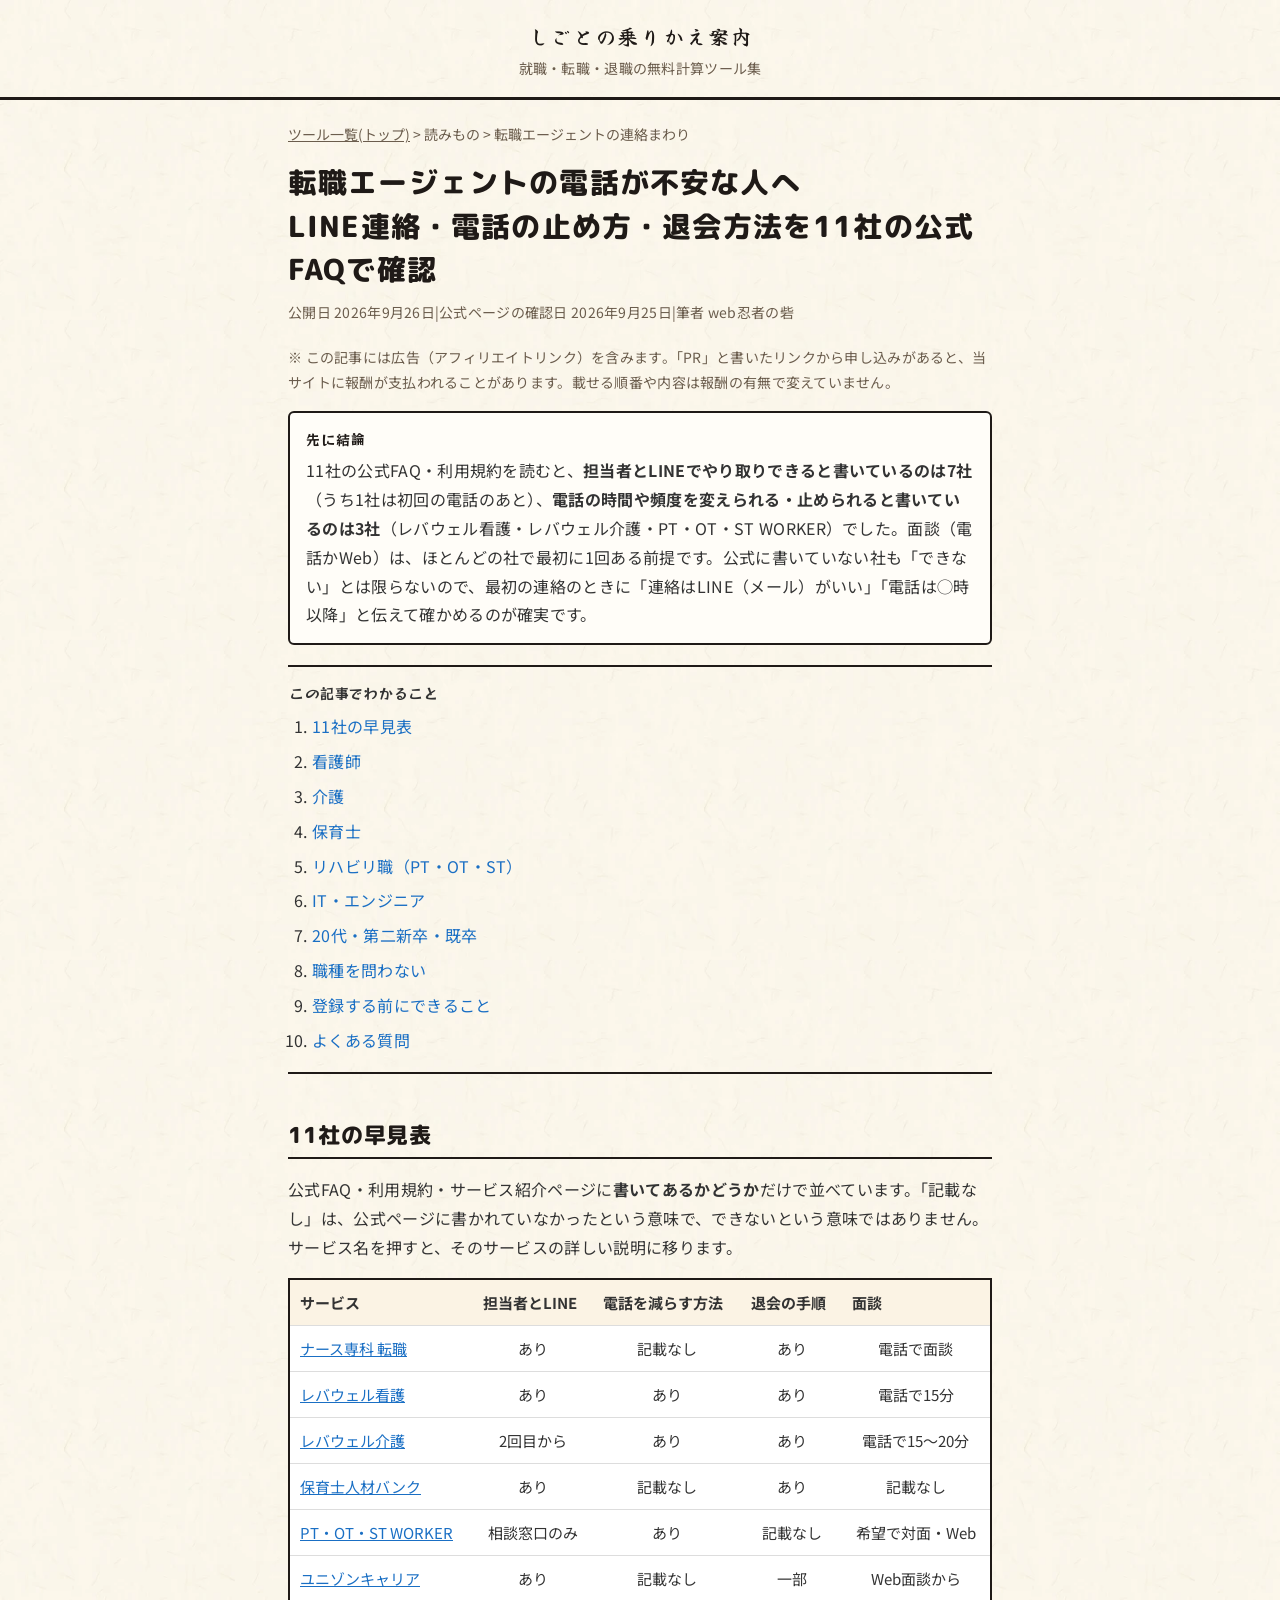
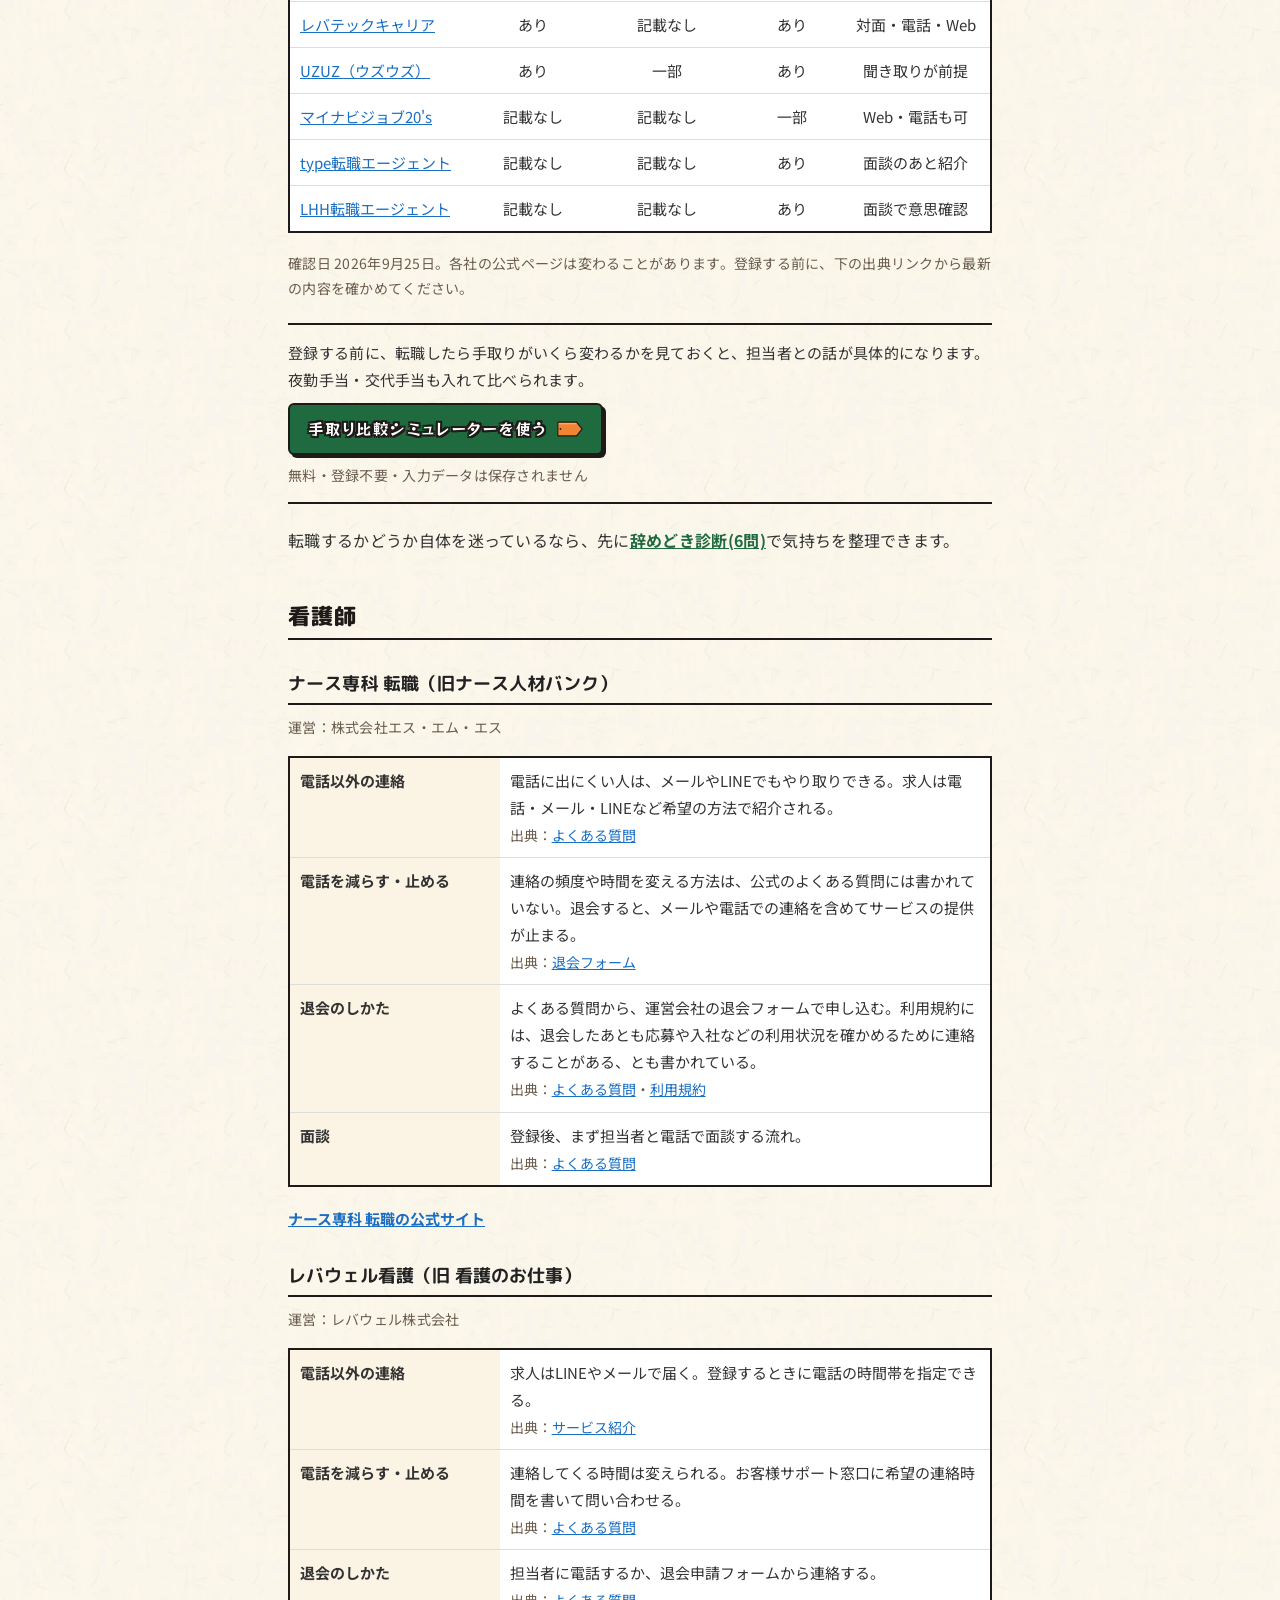
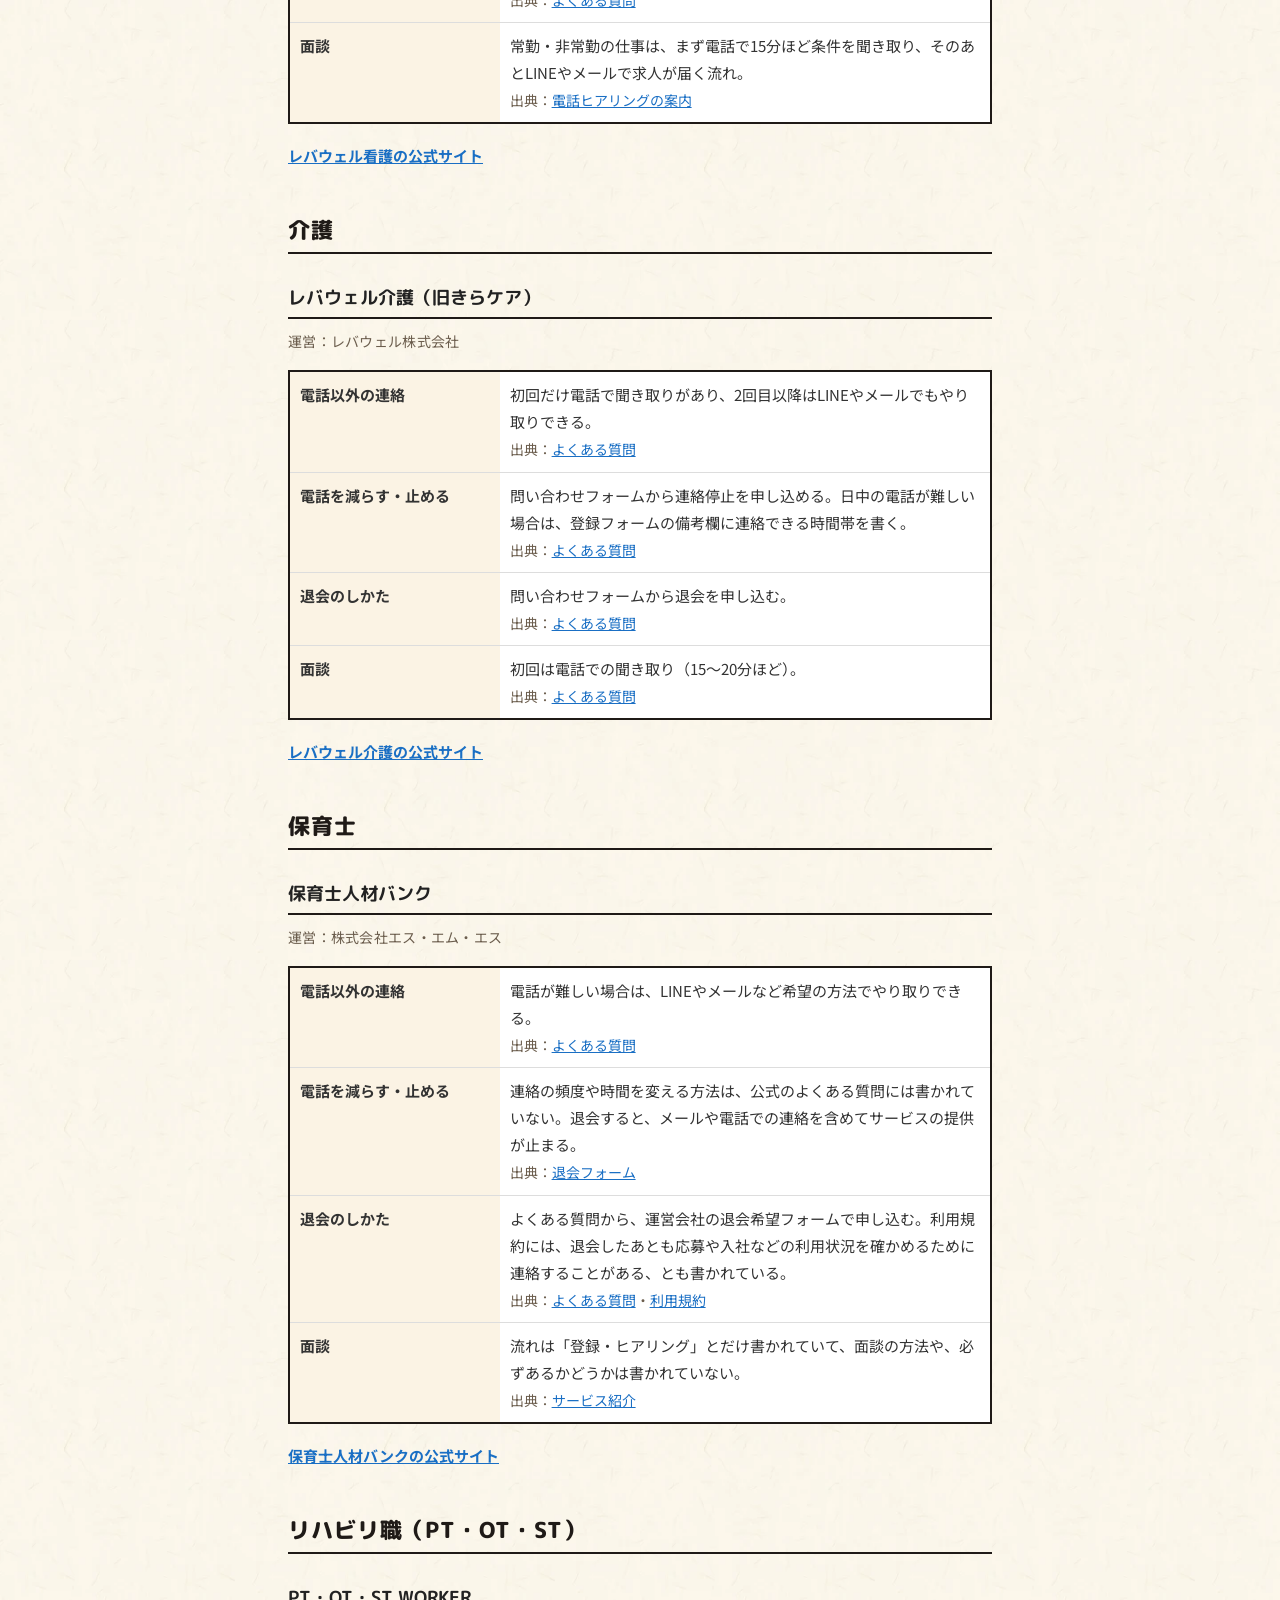
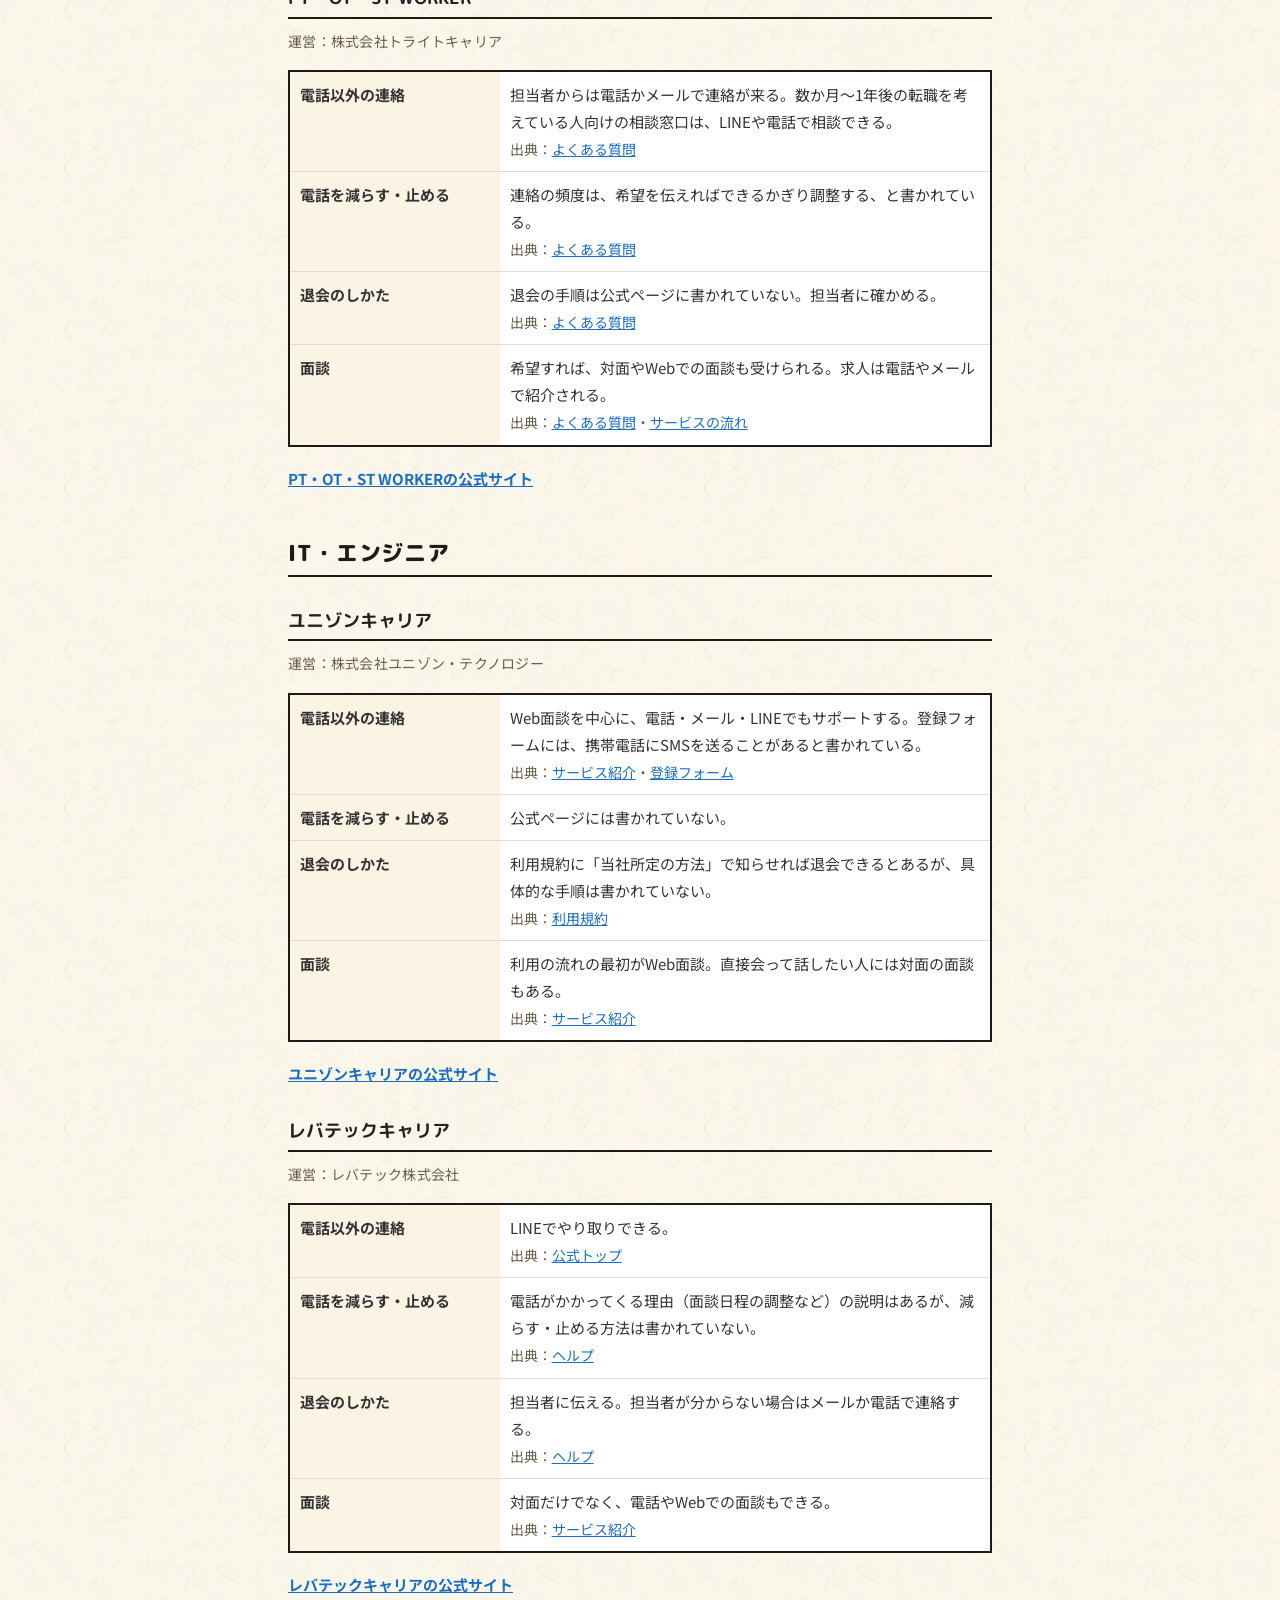
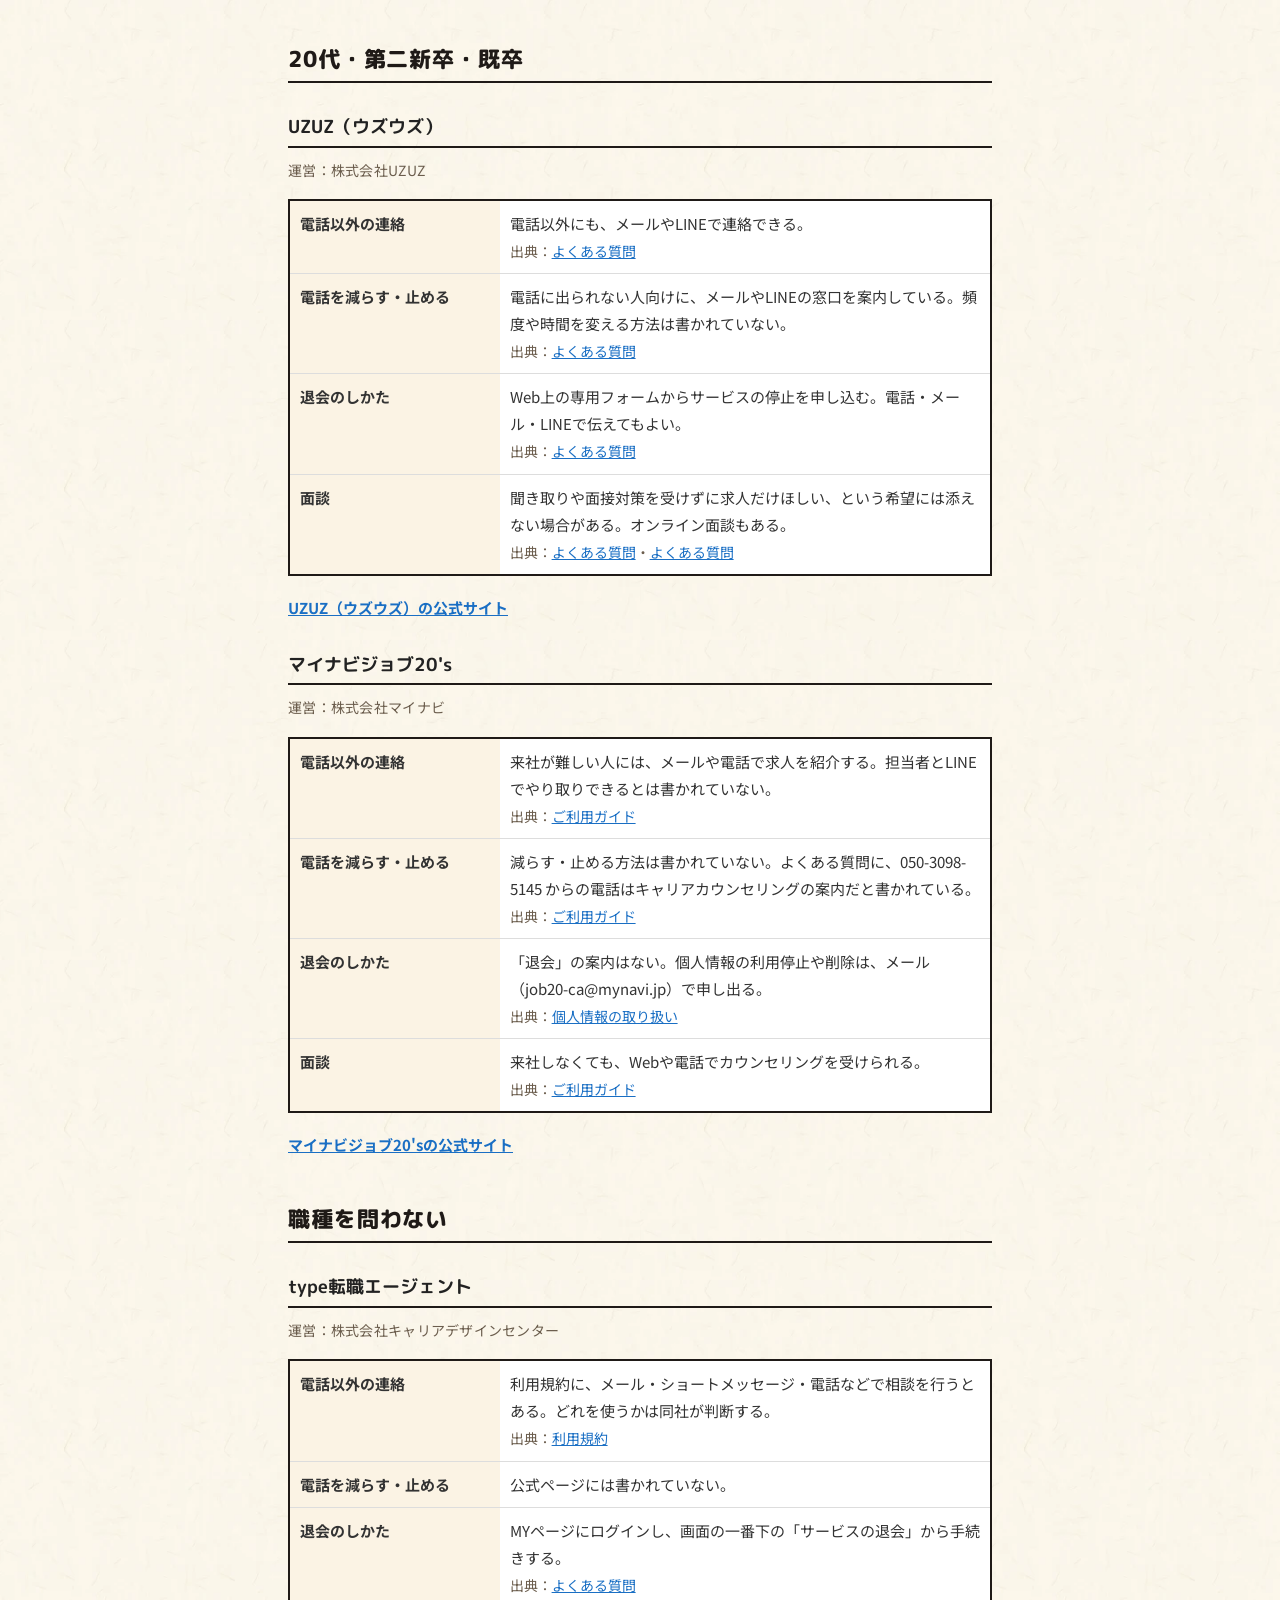
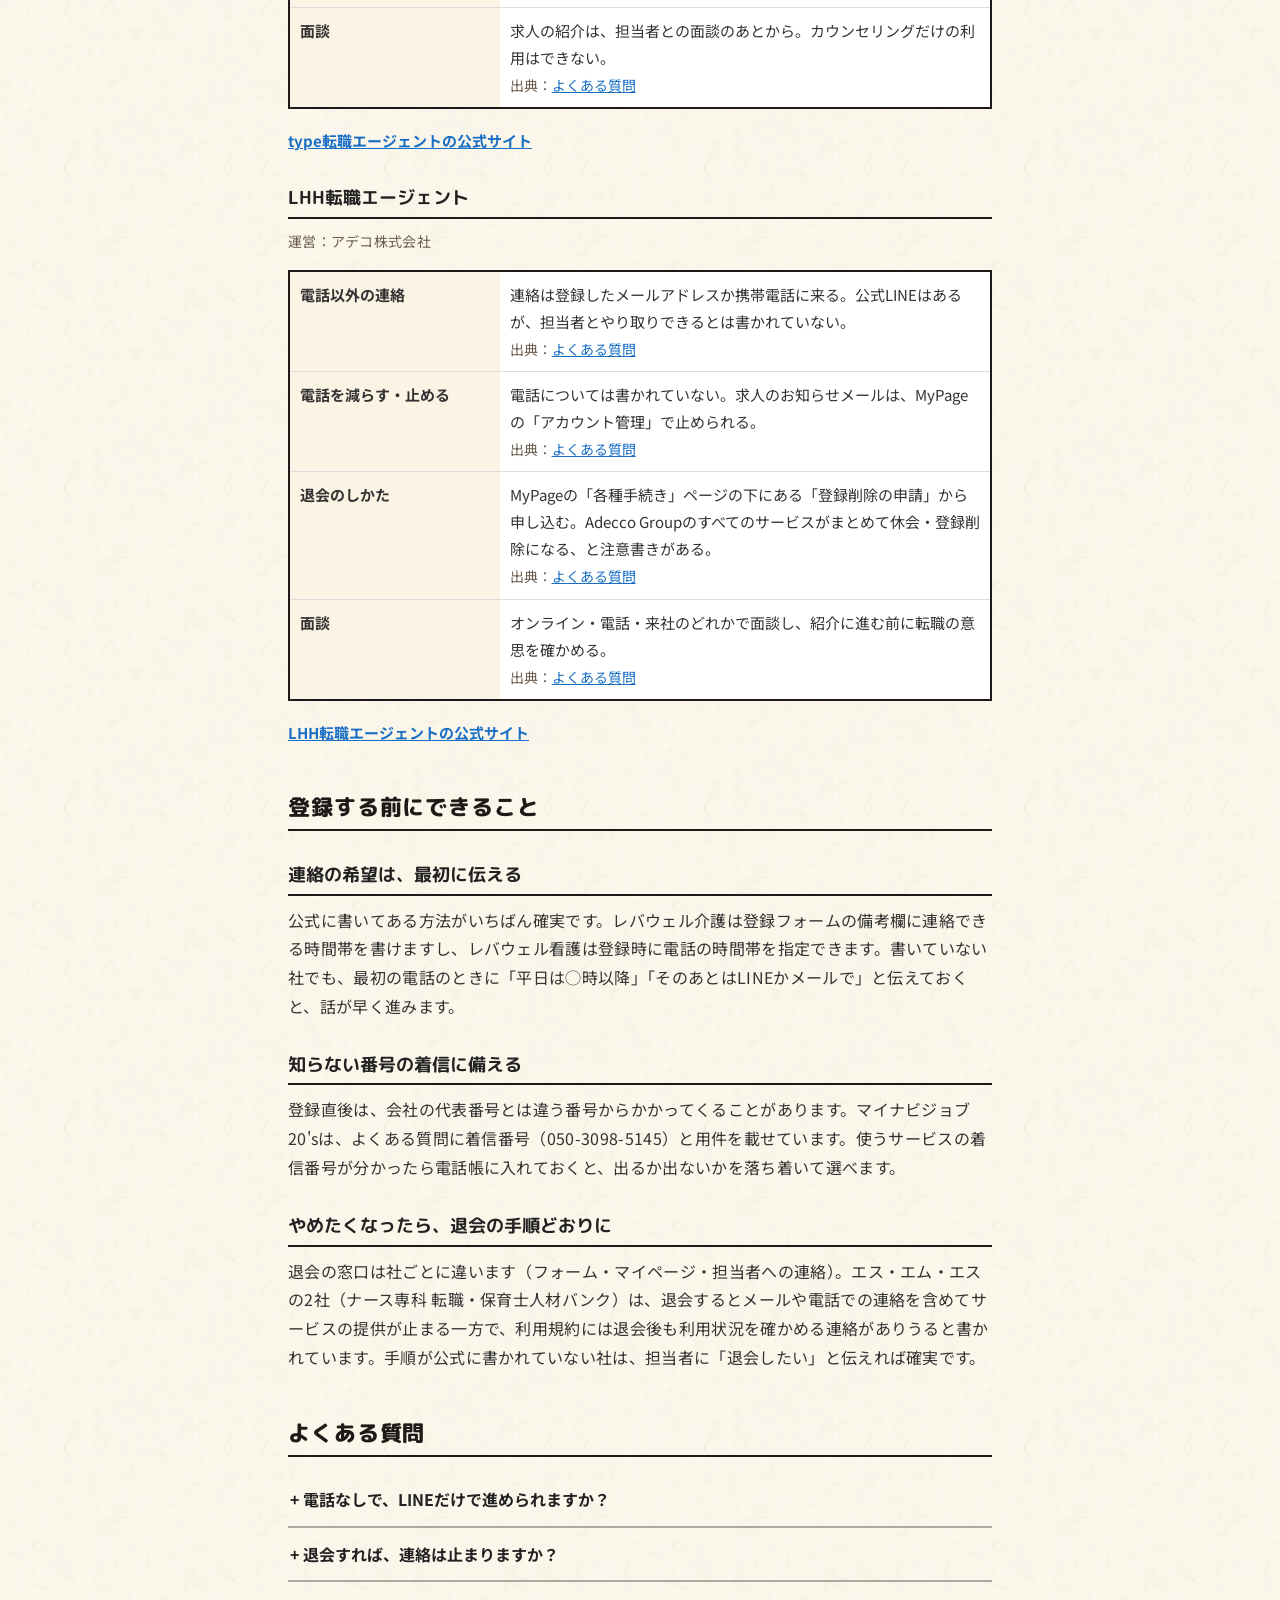
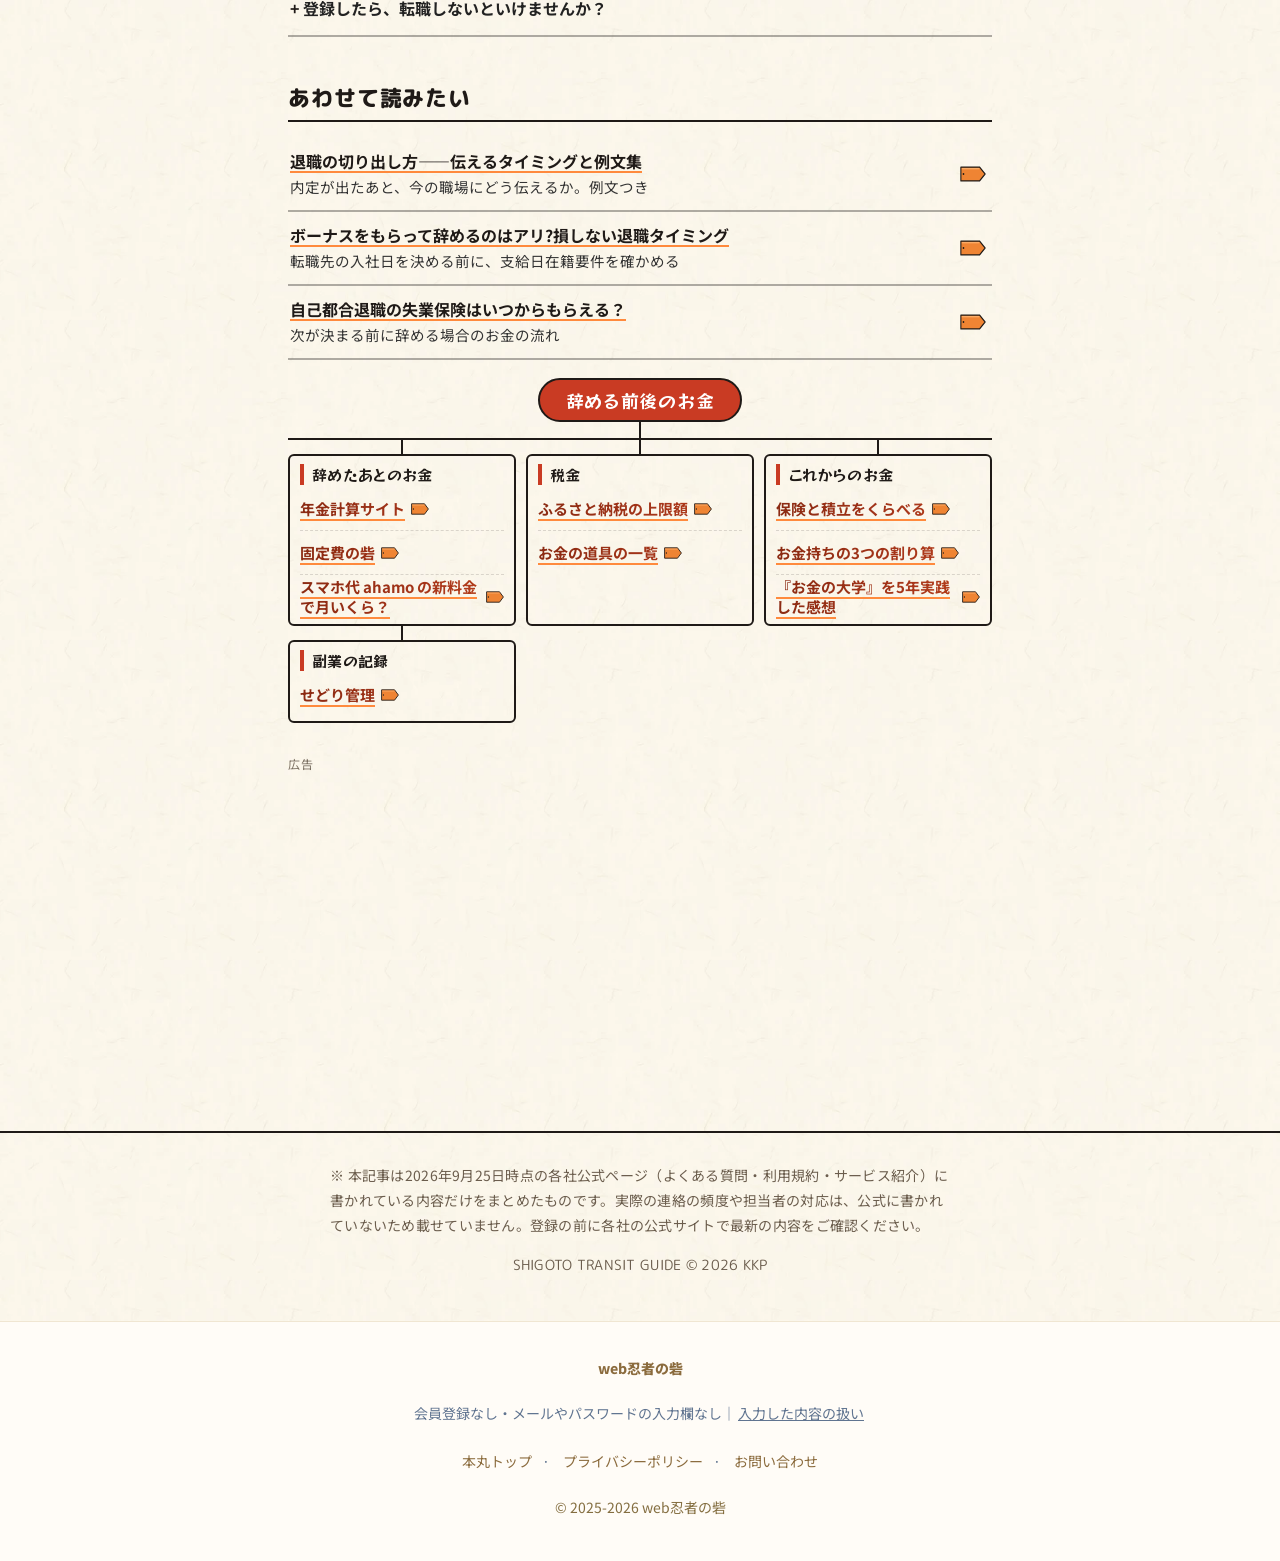
<file: articles/tenshoku-agent-renraku.html>
<!DOCTYPE html>
<html lang="ja">
<head>
<meta charset="UTF-8">
<meta name="viewport" content="width=device-width,initial-scale=1">
<title>転職エージェントの電話が不安な人へ｜LINE連絡・電話の止め方・退会方法を11社の公式FAQで確認【2026年】|しごとの乗りかえ案内</title>
<meta name="description" content="担当者とLINEでやり取りできると公式に書いているのは11社中7社、電話の時間や頻度を変えられると書いているのは3社でした。看護師・介護・保育士・リハビリ職・IT・20代向けと、職種を問わない転職エージェント11社の公式FAQ・利用規約を読み、連絡手段・電話の減らし方・退会・面談を出典つきで並べました。">
<link rel="canonical" href="https://shigoto.kkpwebninja.com/articles/tenshoku-agent-renraku">
<meta property="og:title" content="転職エージェントの電話が不安な人へ｜LINE連絡・電話の止め方・退会方法を11社の公式FAQで確認【2026年】">
<meta property="og:description" content="LINEで連絡できると公式に書いているのは7社、電話の時間や頻度を変えられるのは3社。11社の公式FAQを出典つきで並べました。">
<meta property="og:type" content="article">
<meta property="og:site_name" content="web忍者の砦">
<meta property="og:locale" content="ja_JP">
<meta property="og:url" content="https://shigoto.kkpwebninja.com/articles/tenshoku-agent-renraku">
<meta property="og:image" content="https://shigoto.kkpwebninja.com/ogp.jpg?d=20261023b">
<meta name="twitter:card" content="summary_large_image">
<meta name="twitter:image" content="https://shigoto.kkpwebninja.com/ogp.jpg?d=20261023b">
<link rel="icon" type="image/png" sizes="32x32" href="/favicon.png">
<link rel="icon" type="image/png" sizes="192x192" href="/favicon-192.png">
<link rel="apple-touch-icon" sizes="180x180" href="/apple-touch-icon.png">
<script type="application/ld+json">
{
  "@context": "https://schema.org",
  "@type": "Article",
  "headline": "転職エージェントの電話が不安な人へ｜LINE連絡・電話の止め方・退会方法を11社の公式FAQで確認【2026年】",
  "description": "担当者とLINEでやり取りできると公式に書いているのは11社中7社、電話の時間や頻度を変えられると書いているのは3社でした。看護師・介護・保育士・リハビリ職・IT・20代向けと、職種を問わない転職エージェント11社の公式FAQ・利用規約を読み、連絡手段・電話の減らし方・退会・面談を出典つきで並べました。",
  "author": {"@type":"Organization","name":"web忍者の砦"},
  "publisher": {"@type":"Organization","name":"web忍者の砦"},
  "datePublished": "2026-09-26",
  "dateModified": "2026-09-26",
  "mainEntityOfPage": "https://shigoto.kkpwebninja.com/articles/tenshoku-agent-renraku",
  "image": "https://shigoto.kkpwebninja.com/ogp.jpg?d=20261023b"
}
</script>
<script type="application/ld+json">
{
  "@context": "https://schema.org",
  "@type": "BreadcrumbList",
  "itemListElement": [
    {"@type":"ListItem","position":1,"name":"しごとの乗りかえ案内","item":"https://shigoto.kkpwebninja.com/"},
    {"@type":"ListItem","position":2,"name":"転職エージェントの連絡まわり（11社の公式FAQ）"}
  ]
}
</script>
<!-- Google Analytics -->
<script>
  window.dataLayer = window.dataLayer || [];
  function gtag(){dataLayer.push(arguments);}
  // 本番ドメインだけで計測する（*.pages.dev に来るボットの0秒訪問で数字が崩れていたため）
  if (/(^|\.)kkpwebninja\.com$/.test(location.hostname)) {
    var gs = document.createElement('script'); gs.async = true;
    gs.src = 'https://www.googletagmanager.com/gtag/js?id=G-2LM85GJN0L';
    document.head.appendChild(gs);
    gtag('js', new Date());
    gtag('config', 'G-2LM85GJN0L');
  }
</script>
<!-- AdSense -->
<script async data-overlays="bottom" src="https://pagead2.googlesyndication.com/pagead/js/adsbygoogle.js?client=ca-pub-1298304917726270" crossorigin="anonymous"></script>
<link rel="preconnect" href="https://fonts.googleapis.com">
<link rel="preconnect" href="https://fonts.gstatic.com" crossorigin>
<link href="https://fonts.googleapis.com/css2?family=M+PLUS+Rounded+1c:wght@500;700;800&family=Noto+Sans+JP:wght@400;500;700&display=swap" rel="stylesheet">
<!-- D4_KIT_START（scripts/apply_article_style.py が書く。手で直さない） -->
<link href="https://fonts.googleapis.com/css2?family=Yuji+Syuku&family=RocknRoll+One&display=swap&text=0123456789AEFILNOPQST%E3%81%82%E3%81%84%E3%81%86%E3%81%88%E3%81%8B%E3%81%8C%E3%81%8D%E3%81%8F%E3%81%93%E3%81%94%E3%81%97%E3%81%99%E3%81%9B%E3%81%9F%E3%81%A6%E3%81%A7%E3%81%A8%E3%81%AA%E3%81%AB%E3%81%AE%E3%81%B8%E3%81%BF%E3%82%81%E3%82%88%E3%82%8A%E3%82%8B%E3%82%8F%E3%82%92%E3%82%A2%E3%82%A7%E3%82%A8%E3%82%B7%E3%82%B8%E3%82%BF%E3%83%88%E3%83%8B%E3%83%8F%E3%83%93%E3%83%9F%E3%83%A5%E3%83%AA%E3%83%AC%E3%83%B3%E3%83%BB%E3%83%BC%E4%B8%8D%E4%B9%97%E4%BA%8B%E4%BA%8C%E4%BA%BA%E4%BB%8B%E4%BB%A3%E4%BC%9A%E4%BD%BF%E4%BF%9D%E5%85%88%E5%85%AC%E5%86%85%E5%89%8D%E5%8D%92%E5%8F%96%E5%95%8F%E5%A3%AB%E5%AE%89%E5%B8%AB%E5%BC%8F%E6%89%8B%E6%96%B0%E6%96%B9%E6%97%A2%E6%97%A9%E6%A1%88%E6%AD%A2%E6%AF%94%E6%B3%95%E7%99%BB%E7%9C%8B%E7%A2%BA%E7%A4%BE%E7%A8%AE%E7%AC%AC%E7%B5%90%E7%B5%A1%E8%81%B7%E8%82%B2%E8%A1%A8%E8%A6%8B%E8%A8%98%E8%A9%B1%E8%AA%8D%E8%AA%AD%E8%AB%96%E8%AD%B7%E8%B3%AA%E8%BB%A2%E8%BC%83%E9%80%80%E9%80%A3%E9%8C%B2%E9%9B%BB%EF%BC%88%EF%BC%89" rel="stylesheet">
<!-- 共通部品 D4（kkp-kit を kit/ にコピーしたもの。中は手で直さず kkp-kit 側で直して sync.sh） -->
<link rel="stylesheet" href="/kit/kit.css?v=0da92e0">
<script src="/kit/kit.js?v=0da92e0" defer></script>
<!-- D4_KIT_END -->
<style>
/* ===== 記事共通テンプレ(articles/共通。変更時は5記事すべて揃えること。正本は scripts/article_style.css → scripts/apply_article_style.py で5記事へ反映) ===== */
:root{
  --orange:#F08A3C;
  --orange-deep:#E06A20;
  --cyan:#2c99ad;
  --coral:#e51c15;
  --green:#5BB97E;
  --green-deep:#1F6B3F;
  --cream:#FBEFDC;
  --cream-deep:#F7E3C6;
  --ink:#333333;
  --ink-soft:#6B5D4D;
  --line:#DDDDDD;
  --band:#F1F7F2;
  --link:#1A6FC4;
  --ok:#4E7A4E;
  --accent:var(--green-deep);
}
*{margin:0;padding:0;box-sizing:border-box;}
html{scroll-behavior:smooth;}
body{font-family:'Noto Sans JP',sans-serif;background:#fff;color:var(--ink);line-height:1.8;font-size:16px;}
.en{font-family:'M PLUS Rounded 1c',sans-serif;letter-spacing:.12em;}
header.site{background:#fff;border-bottom:1px solid var(--line);padding:16px 20px;text-align:center;}
header.site .brand-en{font-size:14px;color:var(--orange-deep);text-transform:uppercase;letter-spacing:.04em;}
header.site .site-name{font-family:'M PLUS Rounded 1c',sans-serif;font-weight:800;font-size:19px;letter-spacing:.06em;margin-top:2px;}
header.site .site-name a{color:var(--orange-deep);text-decoration:none;}
header.site .site-sub{font-size:14px;color:var(--ink-soft);}
main{max-width:740px;margin:0 auto;padding:22px 18px 60px;}
.breadcrumb{font-size:14px;color:var(--ink-soft);margin-bottom:14px;}
.breadcrumb a{color:var(--ink-soft);}
article h1{font-family:'M PLUS Rounded 1c',sans-serif;font-size:clamp(22px,4.6vw,29px);font-weight:800;line-height:1.5;letter-spacing:.02em;color:#222;margin-bottom:8px;}
.article-meta{font-size:14px;color:var(--ink-soft);margin-bottom:20px;}
article a{color:var(--link);}
/* 色付きの角丸箱は「先に結論」の1つだけ */
.point{background:#FFFAF0;border:1px solid #E8D5B0;border-radius:8px;padding:14px 16px;margin:0 0 20px;}
.point .point-label{display:block;font-family:'M PLUS Rounded 1c',sans-serif;font-weight:800;font-size:14px;color:var(--accent);margin-bottom:4px;}
.point p{font-size:16px;margin:0;}
.toc{border-top:1px solid var(--line);border-bottom:1px solid var(--line);padding:12px 2px;margin-bottom:28px;font-size:15px;}
.toc b{font-family:'M PLUS Rounded 1c',sans-serif;font-size:14px;color:var(--ink);}
.toc ol{margin:6px 0 0 22px;}
.toc a{color:var(--link);text-decoration:none;}
.toc a:hover{text-decoration:underline;}
article h2{font-family:'M PLUS Rounded 1c',sans-serif;font-weight:800;font-size:22px;line-height:1.5;letter-spacing:.02em;color:var(--accent);background:var(--band);border-left:4px solid var(--accent);padding:8px 12px;margin:44px 0 16px;}
article h3{font-family:'M PLUS Rounded 1c',sans-serif;font-weight:700;font-size:18px;line-height:1.6;color:#222;border-bottom:1px solid var(--line);padding-bottom:4px;margin:30px 0 10px;}
article p{margin-bottom:16px;font-size:16px;}
article ul,article ol{margin:0 0 16px 24px;font-size:16px;}
article li{margin-bottom:6px;}
.note{font-size:14px;color:var(--ink-soft);}
.table-wrap{overflow-x:auto;margin:14px 0 18px;}
table.data{width:100%;border-collapse:collapse;font-size:15px;background:#fff;border:1px solid var(--line);}
table.data th{background:var(--band);font-size:15px;padding:9px 10px;text-align:left;white-space:nowrap;border-bottom:1px solid var(--line);}
table.data td{padding:9px 10px;border-top:1px solid var(--line);font-size:15px;}
table.data td.num{text-align:right;font-variant-numeric:tabular-nums;white-space:nowrap;}
table.data td.c{text-align:center;}
table.data th.num{text-align:right;}
table.data th.grp{text-align:center;border-left:1px solid var(--line);}
/* 列の多い早見表: スマホでは表の中だけ横に動かす。勤続年数の列は固定して、どの行を見ているか分かるようにする */
table.data[data-gen] td:first-child{position:sticky;left:0;background:#fff;z-index:1;white-space:nowrap;box-shadow:1px 0 0 var(--line);}
table.data[data-gen] tr:first-child th:first-child{position:sticky;left:0;z-index:2;box-shadow:1px 0 0 var(--line);}
@media (max-width:700px){
  .table-wrap:has(table[data-gen])::before{content:"表は横に動かせます";display:block;font-size:14px;color:var(--ink-soft);margin-bottom:4px;}
}
.example{border-left:3px solid #BBBBBB;padding:2px 0 2px 14px;margin:14px 0 18px;font-size:15px;}
.example .ex-title{display:block;font-weight:700;color:#222;margin-bottom:4px;}
.example p{font-size:15px;margin-bottom:8px;}
.example p:last-child{margin-bottom:0;}
.lines{background:#F7F7F7;border-left:3px solid var(--accent);padding:10px 14px;margin:10px 0 16px;font-size:15px;}
.timeline{margin:14px 0 18px;}
.tstep{position:relative;padding:0 0 18px 26px;border-left:3px solid var(--accent);margin-left:8px;font-size:15px;}
.tstep:last-child{border-left-color:transparent;padding-bottom:0;}
.tstep::before{content:"";position:absolute;left:-9px;top:4px;width:15px;height:15px;border-radius:50%;background:var(--accent);border:3px solid #fff;}
.tstep b{display:block;font-size:15px;}
/* ツールへの導線: 罫線で区切るだけ(箱にしない) */
.toolcta{margin:22px 0;padding:14px 0;border-top:1px solid var(--line);border-bottom:1px solid var(--line);}
.toolcta p{font-size:15px;margin-bottom:10px;}
.toolcta a{display:inline-block;padding:10px 18px;border-radius:4px;background:var(--accent);color:#fff;text-decoration:none;font-weight:700;font-size:15.5px;}
.toolcta a:hover{filter:brightness(1.12);}
.toolcta .free{font-size:14px;color:var(--ink-soft);margin:8px 0 0;}
.cta{margin:24px 0;padding:16px;border-radius:4px;background:#fff;border:1px solid var(--orange);}
.cta p{font-size:14.5px;margin-bottom:10px;}
.cta a{display:block;text-align:center;padding:12px;border-radius:4px;background:var(--orange);color:#fff;text-decoration:none;font-weight:700;letter-spacing:.1em;font-size:15px;}
.cta a:hover{background:var(--orange-deep);}
.cta .cta-note{font-size:14px;color:var(--ink-soft);margin:8px 0 0;text-align:center;}
.faqsec{margin-top:44px;}
.explain{border-bottom:1px solid var(--line);}
.explain summary{cursor:pointer;padding:12px 2px;font-size:16px;font-weight:700;color:#222;list-style:none;}
.explain summary::-webkit-details-marker{display:none;}
.explain summary::before{content:"+ ";color:var(--accent);}
.explain[open] summary::before{content:"− ";}
.exp-body{padding:0 2px 14px;font-size:15px;}
.exp-body p{margin-bottom:6px;font-size:15px;}
.related{margin-top:44px;}
.related a.rel-card{display:block;border-bottom:1px solid var(--line);padding:10px 2px;text-decoration:none;color:var(--ink);font-size:14.5px;line-height:1.7;}
.related a.rel-card b{display:block;color:var(--link);font-size:16px;}
.related a.rel-card:hover b{text-decoration:underline;}
.ad-slot{margin-top:30px;text-align:center;min-height:288px;}
.ad-slot:empty{display:none;}
/* 砦の標準サイズ（スマホ300x250 / PC336x280）。auto のままだと幅が取れず 0x0 で配信されない（2026-09-20 実測） */
.ad-slot ins.adsbygoogle{display:block;width:300px;height:250px;margin:0 auto;}
.ad-label{font-size:12px;color:#7a6f61;letter-spacing:.08em;margin:0 0 6px;text-align:left;}
@media(min-width:768px){.ad-slot{min-height:318px;}.ad-slot ins.adsbygoogle{width:336px;height:280px;}}
/* サービスごとの一覧（転職エージェントの連絡まわり）: 見出し＋2列の表＋1行のPRリンク。箱にしない */
table.kv th{width:30%;white-space:normal;vertical-align:top;border-top:1px solid var(--line);}
table.kv td{vertical-align:top;}
table.kv td .src{display:block;font-size:14px;color:var(--ink-soft);margin-top:2px;}
.prlink{margin:8px 0 26px;font-size:15px;}
.prlink a{font-weight:700;}
.prlink .pr{display:inline-block;font-size:11px;color:var(--ink-soft);border:1px solid #BBBBBB;border-radius:2px;padding:0 4px;margin-right:6px;line-height:1.6;vertical-align:1px;}
table.data td.mark{text-align:center;white-space:nowrap;}
footer{border-top:1px solid var(--line);padding:30px 20px 44px;text-align:center;font-size:14px;color:var(--ink-soft);}
footer .disclaimer{max-width:620px;margin:0 auto 14px;text-align:left;}
/* ===== 2026-10-19 共通部品 D4（ストリート和忍者）に見た目をそろえる（トップ c97ef90 と同じ控えめな入れ方） =====
   見出しを筆・墨のふち・道しるべ・和紙の地だけ。本文の書体（Noto Sans JP）・本文・数字・出典・
   アフィリエイトの枠（.cta / .prlink / PR 表記 / 計測img）・広告の位置・GA4・JSON-LD・title は変えない。 */
body.k-page{background:var(--k-surface) url(/kit/img/d4-washi.webp) 0 0/320px auto;color:var(--ink);font-family:'Noto Sans JP',sans-serif;font-size:16px;line-height:1.8;}
header.site{background:var(--k-kinari) url(/kit/img/d4-washi.webp) 0 0/320px auto;border-bottom:var(--k-bw) solid var(--k-sumi);}
header.site .site-name{font-family:var(--k-brush);font-weight:400;font-size:21px;letter-spacing:.08em;font-feature-settings:"palt" 1;}
header.site .site-name a{color:var(--k-sumi);}
article h1{font-family:var(--k-head);font-weight:800;letter-spacing:.04em;color:var(--k-sumi);font-feature-settings:"palt" 1;}
article h2{font-family:var(--k-head);font-weight:800;letter-spacing:.04em;color:var(--k-sumi);background:var(--k-kinari) url(/kit/img/d4-washi.webp) 0 0/320px auto;border:var(--k-bw-s) solid var(--k-sumi);border-left:8px solid var(--accent);border-radius:var(--k-r);font-feature-settings:"palt" 1;}
article h3{border-bottom:var(--k-bw-s) solid var(--k-sumi);}
.point{background:var(--k-surface);border:var(--k-bw-s) solid var(--k-sumi);border-radius:var(--k-r);box-shadow:var(--k-sh-s);}
.point .point-label,.toc b{font-family:var(--k-bold);font-weight:400;letter-spacing:.06em;}
.toc{border-top:var(--k-bw-s) solid var(--k-sumi);border-bottom:var(--k-bw-s) solid var(--k-sumi);}
table.data{border:var(--k-bw-s) solid var(--k-sumi);}
table.data th{background:var(--k-kinari);}
.toolcta{border-top:var(--k-bw-s) solid var(--k-sumi);border-bottom:var(--k-bw-s) solid var(--k-sumi);}
/* 自分のツールへの導線は道しるべつきの札（同じ href・計測のまま） */
.toolcta a{display:inline-flex;align-items:center;gap:10px;min-height:44px;border:var(--k-bw-s) solid var(--k-sumi);border-radius:var(--k-r);box-shadow:var(--k-sh-s);font-family:var(--k-bold);font-weight:400;letter-spacing:.06em;text-shadow:var(--k-outline);font-feature-settings:"palt" 1;}
.toolcta a::after{content:"";flex:none;width:26px;height:16px;background:var(--k-sign) center/100% 100% no-repeat;transition:transform .2s;}
.toolcta a:hover{filter:none;}
.toolcta a:hover::after{transform:translateX(4px);}
.toolcta a:active{transform:translate(3px,3px);box-shadow:none;}
.explain{border-bottom:var(--k-bw-s) solid rgba(31,26,23,.35);}
/* あわせて読みたい: 右に道しるべ */
.related a.rel-card{position:relative;padding-right:44px;border-bottom:var(--k-bw-s) solid rgba(31,26,23,.35);}
.related a.rel-card::after{content:"";position:absolute;right:6px;top:50%;width:26px;height:16px;margin-top:-8px;background:var(--k-sign) center/100% 100% no-repeat;transition:transform .2s;}
.related a.rel-card:hover::after{transform:translateX(4px);}
.related a.rel-card b{color:var(--k-sumi);text-decoration:underline;text-decoration-color:var(--k-orange);text-decoration-thickness:2px;text-underline-offset:3px;}
.related a.rel-card:hover b{color:var(--k-shu);}
footer{border-top:var(--k-bw-s) solid var(--k-sumi);}
/* アフィリエイトの枠は文字の詰めも元のまま（kit.css の .k-page p の字間を当てない） */
.k-page .cta p,.k-page .prlink,.k-page .prlink a{letter-spacing:normal;}
/* ===== 2026-10-20 清潔感（kkp-kit 17eac63 の方針）: 英字の小見出しをやめる・見出しは k-h2 の形（帯・左線・枠なし、墨2pxの下線）・入れ物に影を付けない =====
   本文・表・出典・アフィリエイトの枠（.cta / .prlink / PR 表記 / 計測img）・広告・ツールへの導線の色は変えない。 */
header.site .brand-en{display:none;}
article h2{background:none;border:0;border-bottom:var(--k-bw-s) solid var(--k-sumi);border-radius:0;padding:0 0 6px;}
.point{box-shadow:none;}
.point .point-label{color:var(--k-sumi);}
.explain summary::before{color:var(--k-sumi);}
/* 読みやすさ 2026-10-21（字14px以上・明暗差4.5:1以上） */
.cta a{color:var(--k-sumi)}
/* /読みやすさ */
</style>
</head>
<body class="k-page">

<header class="site">
  <p class="brand-en en">SHIGOTO TRANSIT GUIDE</p>
  <p class="site-name"><a href="/">しごとの乗りかえ案内</a></p>
  <p class="site-sub">就職・転職・退職の無料計算ツール集</p>
</header>

<main>
<nav class="breadcrumb"><a href="/">ツール一覧(トップ)</a> &gt; 読みもの &gt; 転職エージェントの連絡まわり</nav>

<article>
<h1>転職エージェントの電話が不安な人へ<br>LINE連絡・電話の止め方・退会方法を11社の公式FAQで確認</h1>
<p class="article-meta">公開日 2026年9月26日|公式ページの確認日 2026年9月25日|筆者 web忍者の砦</p>
<p class="note">※ この記事には広告（アフィリエイトリンク）を含みます。「PR」と書いたリンクから申し込みがあると、当サイトに報酬が支払われることがあります。載せる順番や内容は報酬の有無で変えていません。</p>

<div class="point">
  <span class="point-label">先に結論</span>
  <p>11社の公式FAQ・利用規約を読むと、<b>担当者とLINEでやり取りできると書いているのは7社</b>（うち1社は初回の電話のあと）、<b>電話の時間や頻度を変えられる・止められると書いているのは3社</b>（レバウェル看護・レバウェル介護・PT・OT・ST WORKER）でした。面談（電話かWeb）は、ほとんどの社で最初に1回ある前提です。公式に書いていない社も「できない」とは限らないので、最初の連絡のときに「連絡はLINE（メール）がいい」「電話は◯時以降」と伝えて確かめるのが確実です。</p>
</div>

<div class="toc">
  <b>この記事でわかること</b>
  <ol>
    <li><a href="#hyo">11社の早見表</a></li>
    <li><a href="#g1">看護師</a></li>
    <li><a href="#g2">介護</a></li>
    <li><a href="#g3">保育士</a></li>
    <li><a href="#g4">リハビリ職（PT・OT・ST）</a></li>
    <li><a href="#g5">IT・エンジニア</a></li>
    <li><a href="#g6">20代・第二新卒・既卒</a></li>
    <li><a href="#g7">職種を問わない</a></li>
    <li><a href="#mae">登録する前にできること</a></li>
    <li><a href="#faq">よくある質問</a></li>
  </ol>
</div>

<h2 id="hyo">11社の早見表</h2>
<p>公式FAQ・利用規約・サービス紹介ページに<b>書いてあるかどうか</b>だけで並べています。「記載なし」は、公式ページに書かれていなかったという意味で、できないという意味ではありません。サービス名を押すと、そのサービスの詳しい説明に移ります。</p>
<div class="table-wrap">
<table class="data" data-gen>
<tr><th>サービス</th><th>担当者とLINE</th><th>電話を減らす方法</th><th>退会の手順</th><th>面談</th></tr>
<tr><td><a href="#nurse">ナース専科 転職</a></td><td class="mark">あり</td><td class="mark">記載なし</td><td class="mark">あり</td><td class="mark">電話で面談</td></tr>
<tr><td><a href="#kango">レバウェル看護</a></td><td class="mark">あり</td><td class="mark">あり</td><td class="mark">あり</td><td class="mark">電話で15分</td></tr>
<tr><td><a href="#kaigo">レバウェル介護</a></td><td class="mark">2回目から</td><td class="mark">あり</td><td class="mark">あり</td><td class="mark">電話で15〜20分</td></tr>
<tr><td><a href="#hoiku">保育士人材バンク</a></td><td class="mark">あり</td><td class="mark">記載なし</td><td class="mark">あり</td><td class="mark">記載なし</td></tr>
<tr><td><a href="#ptotst">PT・OT・ST WORKER</a></td><td class="mark">相談窓口のみ</td><td class="mark">あり</td><td class="mark">記載なし</td><td class="mark">希望で対面・Web</td></tr>
<tr><td><a href="#unison">ユニゾンキャリア</a></td><td class="mark">あり</td><td class="mark">記載なし</td><td class="mark">一部</td><td class="mark">Web面談から</td></tr>
<tr><td><a href="#levtech">レバテックキャリア</a></td><td class="mark">あり</td><td class="mark">記載なし</td><td class="mark">あり</td><td class="mark">対面・電話・Web</td></tr>
<tr><td><a href="#uzuz">UZUZ（ウズウズ）</a></td><td class="mark">あり</td><td class="mark">一部</td><td class="mark">あり</td><td class="mark">聞き取りが前提</td></tr>
<tr><td><a href="#mynavi20">マイナビジョブ20's</a></td><td class="mark">記載なし</td><td class="mark">記載なし</td><td class="mark">一部</td><td class="mark">Web・電話も可</td></tr>
<tr><td><a href="#type">type転職エージェント</a></td><td class="mark">記載なし</td><td class="mark">記載なし</td><td class="mark">あり</td><td class="mark">面談のあと紹介</td></tr>
<tr><td><a href="#lhh">LHH転職エージェント</a></td><td class="mark">記載なし</td><td class="mark">記載なし</td><td class="mark">あり</td><td class="mark">面談で意思確認</td></tr>
</table>
</div>
<p class="note">確認日 2026年9月25日。各社の公式ページは変わることがあります。登録する前に、下の出典リンクから最新の内容を確かめてください。</p>

<div class="toolcta">
  <p>登録する前に、転職したら手取りがいくら変わるかを見ておくと、担当者との話が具体的になります。夜勤手当・交代手当も入れて比べられます。</p>
  <a href="/#tool-compare" onclick="if(typeof gtag==='function')gtag('event','xlink_tool')">手取り比較シミュレーターを使う</a>
  <p class="free">無料・登録不要・入力データは保存されません</p>
</div>
<p>転職するかどうか自体を迷っているなら、先に<a href="/?from=tenshoku-agent-renraku#tool-quiz" onclick="if(typeof gtag==='function')gtag('event','xlink_tool')" style="color:var(--accent);font-weight:700;">辞めどき診断(6問)</a>で気持ちを整理できます。</p>

<h2 id="g1">看護師</h2>
<h3 id="nurse">ナース専科 転職（旧ナース人材バンク）</h3>
<p class="note">運営：株式会社エス・エム・エス</p>
<div class="table-wrap">
<table class="data kv">
<tr><th>電話以外の連絡</th><td>電話に出にくい人は、メールやLINEでもやり取りできる。求人は電話・メール・LINEなど希望の方法で紹介される。<span class="src">出典：<a href="https://tenshoku.nurse-senka.com/support_service/qa.html" target="_blank" rel="noopener">よくある質問</a></span></td></tr>
<tr><th>電話を減らす・止める</th><td>連絡の頻度や時間を変える方法は、公式のよくある質問には書かれていない。退会すると、メールや電話での連絡を含めてサービスの提供が止まる。<span class="src">出典：<a href="https://www.bm-sms.co.jp/contact/delete/" target="_blank" rel="noopener">退会フォーム</a></span></td></tr>
<tr><th>退会のしかた</th><td>よくある質問から、運営会社の退会フォームで申し込む。利用規約には、退会したあとも応募や入社などの利用状況を確かめるために連絡することがある、とも書かれている。<span class="src">出典：<a href="https://tenshoku.nurse-senka.com/support_service/qa.html" target="_blank" rel="noopener">よくある質問</a>・<a href="https://policy.bm-sms.co.jp/consumer/terms/jinzaibank-com" target="_blank" rel="noopener">利用規約</a></span></td></tr>
<tr><th>面談</th><td>登録後、まず担当者と電話で面談する流れ。<span class="src">出典：<a href="https://tenshoku.nurse-senka.com/support_service/qa.html" target="_blank" rel="noopener">よくある質問</a></span></td></tr>
</table>
</div>
<p class="prlink"><a href="https://tenshoku.nurse-senka.com/" target="_blank" rel="noopener">ナース専科 転職の公式サイト</a></p>
<h3 id="kango">レバウェル看護（旧 看護のお仕事）</h3>
<p class="note">運営：レバウェル株式会社</p>
<div class="table-wrap">
<table class="data kv">
<tr><th>電話以外の連絡</th><td>求人はLINEやメールで届く。登録するときに電話の時間帯を指定できる。<span class="src">出典：<a href="https://kango-oshigoto.jp/info/about/" target="_blank" rel="noopener">サービス紹介</a></span></td></tr>
<tr><th>電話を減らす・止める</th><td>連絡してくる時間は変えられる。お客様サポート窓口に希望の連絡時間を書いて問い合わせる。<span class="src">出典：<a href="https://kango-oshigoto.jp/info/faq/" target="_blank" rel="noopener">よくある質問</a></span></td></tr>
<tr><th>退会のしかた</th><td>担当者に電話するか、退会申請フォームから連絡する。<span class="src">出典：<a href="https://kango-oshigoto.jp/info/faq/" target="_blank" rel="noopener">よくある質問</a></span></td></tr>
<tr><th>面談</th><td>常勤・非常勤の仕事は、まず電話で15分ほど条件を聞き取り、そのあとLINEやメールで求人が届く流れ。<span class="src">出典：<a href="https://kango-oshigoto.jp/info/phone/" target="_blank" rel="noopener">電話ヒアリングの案内</a></span></td></tr>
</table>
</div>
<p class="prlink"><a href="https://kango-oshigoto.jp/" target="_blank" rel="noopener">レバウェル看護の公式サイト</a></p>

<h2 id="g2">介護</h2>
<h3 id="kaigo">レバウェル介護（旧きらケア）</h3>
<p class="note">運営：レバウェル株式会社</p>
<div class="table-wrap">
<table class="data kv">
<tr><th>電話以外の連絡</th><td>初回だけ電話で聞き取りがあり、2回目以降はLINEやメールでもやり取りできる。<span class="src">出典：<a href="https://job.kiracare.jp/info/faq/" target="_blank" rel="noopener">よくある質問</a></span></td></tr>
<tr><th>電話を減らす・止める</th><td>問い合わせフォームから連絡停止を申し込める。日中の電話が難しい場合は、登録フォームの備考欄に連絡できる時間帯を書く。<span class="src">出典：<a href="https://job.kiracare.jp/info/faq/" target="_blank" rel="noopener">よくある質問</a></span></td></tr>
<tr><th>退会のしかた</th><td>問い合わせフォームから退会を申し込む。<span class="src">出典：<a href="https://job.kiracare.jp/info/faq/" target="_blank" rel="noopener">よくある質問</a></span></td></tr>
<tr><th>面談</th><td>初回は電話での聞き取り（15〜20分ほど）。<span class="src">出典：<a href="https://job.kiracare.jp/info/faq/" target="_blank" rel="noopener">よくある質問</a></span></td></tr>
</table>
</div>
<p class="prlink"><a href="https://job.kiracare.jp/" target="_blank" rel="noopener">レバウェル介護の公式サイト</a></p>

<h2 id="g3">保育士</h2>
<h3 id="hoiku">保育士人材バンク</h3>
<p class="note">運営：株式会社エス・エム・エス</p>
<div class="table-wrap">
<table class="data kv">
<tr><th>電話以外の連絡</th><td>電話が難しい場合は、LINEやメールなど希望の方法でやり取りできる。<span class="src">出典：<a href="https://hoiku.jinzaibank.com/service/faq" target="_blank" rel="noopener">よくある質問</a></span></td></tr>
<tr><th>電話を減らす・止める</th><td>連絡の頻度や時間を変える方法は、公式のよくある質問には書かれていない。退会すると、メールや電話での連絡を含めてサービスの提供が止まる。<span class="src">出典：<a href="https://www.bm-sms.co.jp/contact/delete/" target="_blank" rel="noopener">退会フォーム</a></span></td></tr>
<tr><th>退会のしかた</th><td>よくある質問から、運営会社の退会希望フォームで申し込む。利用規約には、退会したあとも応募や入社などの利用状況を確かめるために連絡することがある、とも書かれている。<span class="src">出典：<a href="https://hoiku.jinzaibank.com/service/faq" target="_blank" rel="noopener">よくある質問</a>・<a href="https://policy.bm-sms.co.jp/consumer/terms/jinzaibank-com" target="_blank" rel="noopener">利用規約</a></span></td></tr>
<tr><th>面談</th><td>流れは「登録・ヒアリング」とだけ書かれていて、面談の方法や、必ずあるかどうかは書かれていない。<span class="src">出典：<a href="https://hoiku.jinzaibank.com/service" target="_blank" rel="noopener">サービス紹介</a></span></td></tr>
</table>
</div>
<p class="prlink"><a href="https://hoiku.jinzaibank.com/" target="_blank" rel="noopener">保育士人材バンクの公式サイト</a></p>

<h2 id="g4">リハビリ職（PT・OT・ST）</h2>
<h3 id="ptotst">PT・OT・ST WORKER</h3>
<p class="note">運営：株式会社トライトキャリア</p>
<div class="table-wrap">
<table class="data kv">
<tr><th>電話以外の連絡</th><td>担当者からは電話かメールで連絡が来る。数か月〜1年後の転職を考えている人向けの相談窓口は、LINEや電話で相談できる。<span class="src">出典：<a href="https://ptotst-worker.com/faq/" target="_blank" rel="noopener">よくある質問</a></span></td></tr>
<tr><th>電話を減らす・止める</th><td>連絡の頻度は、希望を伝えればできるかぎり調整する、と書かれている。<span class="src">出典：<a href="https://ptotst-worker.com/faq/" target="_blank" rel="noopener">よくある質問</a></span></td></tr>
<tr><th>退会のしかた</th><td>退会の手順は公式ページに書かれていない。担当者に確かめる。<span class="src">出典：<a href="https://ptotst-worker.com/faq/" target="_blank" rel="noopener">よくある質問</a></span></td></tr>
<tr><th>面談</th><td>希望すれば、対面やWebでの面談も受けられる。求人は電話やメールで紹介される。<span class="src">出典：<a href="https://ptotst-worker.com/faq/" target="_blank" rel="noopener">よくある質問</a>・<a href="https://ptotst-worker.com/service/service-flow/" target="_blank" rel="noopener">サービスの流れ</a></span></td></tr>
</table>
</div>
<p class="prlink"><a href="https://ptotst-worker.com/" target="_blank" rel="noopener">PT・OT・ST WORKERの公式サイト</a></p>

<h2 id="g5">IT・エンジニア</h2>
<h3 id="unison">ユニゾンキャリア</h3>
<p class="note">運営：株式会社ユニゾン・テクノロジー</p>
<div class="table-wrap">
<table class="data kv">
<tr><th>電話以外の連絡</th><td>Web面談を中心に、電話・メール・LINEでもサポートする。登録フォームには、携帯電話にSMSを送ることがあると書かれている。<span class="src">出典：<a href="https://unison-career.jp/job-change/" target="_blank" rel="noopener">サービス紹介</a>・<a href="https://unison-career.jp/job-change-form/" target="_blank" rel="noopener">登録フォーム</a></span></td></tr>
<tr><th>電話を減らす・止める</th><td>公式ページには書かれていない。</td></tr>
<tr><th>退会のしかた</th><td>利用規約に「当社所定の方法」で知らせれば退会できるとあるが、具体的な手順は書かれていない。<span class="src">出典：<a href="https://unison-career.jp/terms/" target="_blank" rel="noopener">利用規約</a></span></td></tr>
<tr><th>面談</th><td>利用の流れの最初がWeb面談。直接会って話したい人には対面の面談もある。<span class="src">出典：<a href="https://unison-career.jp/job-change/" target="_blank" rel="noopener">サービス紹介</a></span></td></tr>
</table>
</div>
<p class="prlink"><a href="https://unison-career.jp/" target="_blank" rel="noopener">ユニゾンキャリアの公式サイト</a></p>
<h3 id="levtech">レバテックキャリア</h3>
<p class="note">運営：レバテック株式会社</p>
<div class="table-wrap">
<table class="data kv">
<tr><th>電話以外の連絡</th><td>LINEでやり取りできる。<span class="src">出典：<a href="https://career.levtech.jp/" target="_blank" rel="noopener">公式トップ</a></span></td></tr>
<tr><th>電話を減らす・止める</th><td>電話がかかってくる理由（面談日程の調整など）の説明はあるが、減らす・止める方法は書かれていない。<span class="src">出典：<a href="https://career.levtech.jp/help/" target="_blank" rel="noopener">ヘルプ</a></span></td></tr>
<tr><th>退会のしかた</th><td>担当者に伝える。担当者が分からない場合はメールか電話で連絡する。<span class="src">出典：<a href="https://career.levtech.jp/help/" target="_blank" rel="noopener">ヘルプ</a></span></td></tr>
<tr><th>面談</th><td>対面だけでなく、電話やWebでの面談もできる。<span class="src">出典：<a href="https://career.levtech.jp/service/" target="_blank" rel="noopener">サービス紹介</a></span></td></tr>
</table>
</div>
<p class="prlink"><a href="https://career.levtech.jp/" target="_blank" rel="noopener">レバテックキャリアの公式サイト</a></p>

<h2 id="g6">20代・第二新卒・既卒</h2>
<h3 id="uzuz">UZUZ（ウズウズ）</h3>
<p class="note">運営：株式会社UZUZ</p>
<div class="table-wrap">
<table class="data kv">
<tr><th>電話以外の連絡</th><td>電話以外にも、メールやLINEで連絡できる。<span class="src">出典：<a href="https://uzuz.jp/service/career-support/column/faq_cont/article-2889-author-uzuz29/" target="_blank" rel="noopener">よくある質問</a></span></td></tr>
<tr><th>電話を減らす・止める</th><td>電話に出られない人向けに、メールやLINEの窓口を案内している。頻度や時間を変える方法は書かれていない。<span class="src">出典：<a href="https://uzuz.jp/service/career-support/column/faq_cont/article-2889-author-uzuz29/" target="_blank" rel="noopener">よくある質問</a></span></td></tr>
<tr><th>退会のしかた</th><td>Web上の専用フォームからサービスの停止を申し込む。電話・メール・LINEで伝えてもよい。<span class="src">出典：<a href="https://uzuz.jp/service/career-support/column/faq_cont/article-2896-author-uzuz29/" target="_blank" rel="noopener">よくある質問</a></span></td></tr>
<tr><th>面談</th><td>聞き取りや面接対策を受けずに求人だけほしい、という希望には添えない場合がある。オンライン面談もある。<span class="src">出典：<a href="https://uzuz.jp/service/career-support/column/faq_cont/article-2872-author-uzuz29/" target="_blank" rel="noopener">よくある質問</a>・<a href="https://uzuz.jp/service/career-support/column/faq_cont/article-2874-author-uzuz29/" target="_blank" rel="noopener">よくある質問</a></span></td></tr>
</table>
</div>
<p class="prlink"><a href="https://uzuz.jp/" target="_blank" rel="noopener">UZUZ（ウズウズ）の公式サイト</a></p>
<h3 id="mynavi20">マイナビジョブ20's</h3>
<p class="note">運営：株式会社マイナビ</p>
<div class="table-wrap">
<table class="data kv">
<tr><th>電話以外の連絡</th><td>来社が難しい人には、メールや電話で求人を紹介する。担当者とLINEでやり取りできるとは書かれていない。<span class="src">出典：<a href="https://mynavi-job20s.jp/user-guide" target="_blank" rel="noopener">ご利用ガイド</a></span></td></tr>
<tr><th>電話を減らす・止める</th><td>減らす・止める方法は書かれていない。よくある質問に、050-3098-5145 からの電話はキャリアカウンセリングの案内だと書かれている。<span class="src">出典：<a href="https://mynavi-job20s.jp/user-guide" target="_blank" rel="noopener">ご利用ガイド</a></span></td></tr>
<tr><th>退会のしかた</th><td>「退会」の案内はない。個人情報の利用停止や削除は、メール（<!--email_off-->job20-ca@mynavi.jp<!--/email_off-->）で申し出る。<span class="src">出典：<a href="https://mynavi-job20s.jp/privacy-personal" target="_blank" rel="noopener">個人情報の取り扱い</a></span></td></tr>
<tr><th>面談</th><td>来社しなくても、Webや電話でカウンセリングを受けられる。<span class="src">出典：<a href="https://mynavi-job20s.jp/user-guide" target="_blank" rel="noopener">ご利用ガイド</a></span></td></tr>
</table>
</div>
<p class="prlink"><a href="https://mynavi-job20s.jp/" target="_blank" rel="noopener">マイナビジョブ20'sの公式サイト</a></p>

<h2 id="g7">職種を問わない</h2>
<h3 id="type">type転職エージェント</h3>
<p class="note">運営：株式会社キャリアデザインセンター</p>
<div class="table-wrap">
<table class="data kv">
<tr><th>電話以外の連絡</th><td>利用規約に、メール・ショートメッセージ・電話などで相談を行うとある。どれを使うかは同社が判断する。<span class="src">出典：<a href="https://type.career-agent.jp/aboutus/rule.html" target="_blank" rel="noopener">利用規約</a></span></td></tr>
<tr><th>電話を減らす・止める</th><td>公式ページには書かれていない。</td></tr>
<tr><th>退会のしかた</th><td>MYページにログインし、画面の一番下の「サービスの退会」から手続きする。<span class="src">出典：<a href="https://type.career-agent.jp/inquiry/19.html" target="_blank" rel="noopener">よくある質問</a></span></td></tr>
<tr><th>面談</th><td>求人の紹介は、担当者との面談のあとから。カウンセリングだけの利用はできない。<span class="src">出典：<a href="https://type.career-agent.jp/inquiry/14.html" target="_blank" rel="noopener">よくある質問</a></span></td></tr>
</table>
</div>
<p class="prlink"><a href="https://type.career-agent.jp/" target="_blank" rel="noopener">type転職エージェントの公式サイト</a></p>
<h3 id="lhh">LHH転職エージェント</h3>
<p class="note">運営：アデコ株式会社</p>
<div class="table-wrap">
<table class="data kv">
<tr><th>電話以外の連絡</th><td>連絡は登録したメールアドレスか携帯電話に来る。公式LINEはあるが、担当者とやり取りできるとは書かれていない。<span class="src">出典：<a href="https://www.lhh.com/ja-jp/individuals/faq" target="_blank" rel="noopener">よくある質問</a></span></td></tr>
<tr><th>電話を減らす・止める</th><td>電話については書かれていない。求人のお知らせメールは、MyPageの「アカウント管理」で止められる。<span class="src">出典：<a href="https://www.lhh.com/ja-jp/individuals/faq" target="_blank" rel="noopener">よくある質問</a></span></td></tr>
<tr><th>退会のしかた</th><td>MyPageの「各種手続き」ページの下にある「登録削除の申請」から申し込む。Adecco Groupのすべてのサービスがまとめて休会・登録削除になる、と注意書きがある。<span class="src">出典：<a href="https://www.lhh.com/ja-jp/individuals/faq" target="_blank" rel="noopener">よくある質問</a></span></td></tr>
<tr><th>面談</th><td>オンライン・電話・来社のどれかで面談し、紹介に進む前に転職の意思を確かめる。<span class="src">出典：<a href="https://www.lhh.com/ja-jp/individuals/faq" target="_blank" rel="noopener">よくある質問</a></span></td></tr>
</table>
</div>
<p class="prlink"><a href="https://www.lhh.com/ja-jp" target="_blank" rel="noopener">LHH転職エージェントの公式サイト</a></p>

<h2 id="mae">登録する前にできること</h2>
<h3>連絡の希望は、最初に伝える</h3>
<p>公式に書いてある方法がいちばん確実です。レバウェル介護は登録フォームの備考欄に連絡できる時間帯を書けますし、レバウェル看護は登録時に電話の時間帯を指定できます。書いていない社でも、最初の電話のときに「平日は◯時以降」「そのあとはLINEかメールで」と伝えておくと、話が早く進みます。</p>
<h3>知らない番号の着信に備える</h3>
<p>登録直後は、会社の代表番号とは違う番号からかかってくることがあります。マイナビジョブ20'sは、よくある質問に着信番号（050-3098-5145）と用件を載せています。使うサービスの着信番号が分かったら電話帳に入れておくと、出るか出ないかを落ち着いて選べます。</p>
<h3>やめたくなったら、退会の手順どおりに</h3>
<p>退会の窓口は社ごとに違います（フォーム・マイページ・担当者への連絡）。エス・エム・エスの2社（ナース専科 転職・保育士人材バンク）は、退会するとメールや電話での連絡を含めてサービスの提供が止まる一方で、利用規約には退会後も利用状況を確かめる連絡がありうると書かれています。手順が公式に書かれていない社は、担当者に「退会したい」と伝えれば確実です。</p>

<section class="faqsec" id="faq">
<h2>よくある質問</h2>
<details class="explain">
  <summary>電話なしで、LINEだけで進められますか？</summary>
  <div class="exp-body"><p>最初の1回は電話か面談がある前提の社がほとんどです。たとえばレバウェル介護は「初回のみ電話でのヒアリング、2回目以降はLINEやメールでも」と書いています。LINEだけで進めたい場合は、登録前に公式ページで連絡手段を確かめてください。</p></div>
</details>
<details class="explain">
  <summary>退会すれば、連絡は止まりますか？</summary>
  <div class="exp-body"><p>退会すれば求人の紹介は止まります。ただしエス・エム・エスの利用規約には、退会後も応募や入社などの利用状況を確かめるために連絡することがある、と書かれています。メールマガジンなどは、退会とは別に配信停止の手続きがある社もあります。</p></div>
</details>
<details class="explain">
  <summary>登録したら、転職しないといけませんか？</summary>
  <div class="exp-body"><p>転職エージェントは求職者が無料で使える仕組みで、登録や相談をしても転職する義務はありません。ただしtype転職エージェントのように、求人紹介を前提にしていてカウンセリングだけの利用はできない社もあります。</p></div>
</details>
</section>

<section class="related">
<h2>あわせて読みたい</h2>
<a class="rel-card" href="/articles/taishoku-kiridashikata"><b>退職の切り出し方——伝えるタイミングと例文集</b>内定が出たあと、今の職場にどう伝えるか。例文つき</a>
<a class="rel-card" href="/articles/bonus-moratte-yameru"><b>ボーナスをもらって辞めるのはアリ?損しない退職タイミング</b>転職先の入社日を決める前に、支給日在籍要件を確かめる</a>
<a class="rel-card" href="/articles/shitsugyo-hoken-itsukara"><b>自己都合退職の失業保険はいつからもらえる？</b>次が決まる前に辞める場合のお金の流れ</a>
<div style="margin-top:18px"><div class="k-map"><div class="k-map-core"><span>辞める前後のお金</span></div><div class="k-map-b"><div class="k-map-br"><p class="k-map-h">辞めたあとのお金</p><a class="k-link" href="https://nenkin-sim.kkpwebninja.com/">年金計算サイト</a><a class="k-link" href="https://kotei.kkpwebninja.com/">固定費の砦</a><a class="k-link" href="https://kkpwebninja.com/blog/tsushin/ahamo-ryokin">スマホ代 ahamo の新料金で月いくら？</a></div><div class="k-map-br"><p class="k-map-h">税金</p><a class="k-link" href="https://kkpwebninja.com/furusato/">ふるさと納税の上限額</a><a class="k-link" href="https://kkpwebninja.com/money/">お金の道具の一覧</a></div><div class="k-map-br"><p class="k-map-h">これからのお金</p><a class="k-link" href="https://kkpwebninja.com/hoken-tsumitate/">保険と積立をくらべる</a><a class="k-link" href="https://3warizan.kkpwebninja.com/">お金持ちの3つの割り算</a><a class="k-link" href="https://kkpwebninja.com/blog/book/okane-no-daigaku-5nen">『お金の大学』を5年実践した感想</a></div><div class="k-map-br"><p class="k-map-h">副業の記録</p><a class="k-link" href="https://merukanri.kkpwebninja.com/">せどり管理</a></div></div></div></div>
</section>

<!-- ▼AdSense(記事下部1枠のみ・KKP「広告は下部のみ」準拠) -->
<div class="ad-slot">
  <div class="ad-label">広告</div>
  <ins class="adsbygoogle" style="display:block"
       data-ad-client="ca-pub-1298304917726270"
       data-ad-slot="2937937957"
       data-ad-format="rectangle" data-full-width-responsive="false"></ins>
  <script>(adsbygoogle = window.adsbygoogle || []).push({});</script>
</div>
</article>
</main>

<footer>
  <p class="disclaimer">※ 本記事は2026年9月25日時点の各社公式ページ（よくある質問・利用規約・サービス紹介）に書かれている内容だけをまとめたものです。実際の連絡の頻度や担当者の対応は、公式に書かれていないため載せていません。登録の前に各社の公式サイトで最新の内容をご確認ください。</p>
  <p class="en">SHIGOTO TRANSIT GUIDE &copy; 2026 KKP</p>
</footer>

<script>
// A8リンクのクリック計測（page/from付き）
document.querySelectorAll('.prlink a[href*="px.a8.net"]').forEach(function(a){
  a.addEventListener('click',function(){
    if(typeof gtag==='function')gtag('event','affiliate_click',{page:'tenshoku-agent-renraku',from:a.closest('.prlink').dataset.key,link_text:a.textContent.trim()});
  });
});
</script>

<!-- WEBNINJA_UNIFIED_FOOTER -->
<footer style="text-align:center;padding:2rem 1rem 2.5rem;font-size:.875rem;color:#607490;line-height:2;border-top:1px solid #f0e6d2;margin-top:0;background:#fffcf7;">
  <div style="font-weight:800;color:#8b6b3d;font-size:.875rem;margin-bottom:0.4rem;">web忍者の砦</div>
  <div class="kkp-anshin">会員登録なし・メールやパスワードの入力欄なし｜<a href="https://privacypolicy.kkpwebninja.com/#nyuryoku" target="_blank" rel="noopener" style="color:inherit;text-decoration:underline;display:inline-block;padding:10px 2px;">入力した内容の扱い</a></div>
  <div>
    <a href="https://kkpwebninja.com/" target="_blank" rel="noopener" style="display:inline-block;padding:10px 2px;color:#8b6b3d;text-decoration:none;margin:0 0.5rem;">本丸トップ</a>·
    <a href="https://privacypolicy.kkpwebninja.com/" target="_blank" rel="noopener" style="display:inline-block;padding:10px 2px;color:#8b6b3d;text-decoration:none;margin:0 0.5rem;">プライバシーポリシー</a>·
    <a href="https://kkpwebninja.com/otoiawase" target="_blank" rel="noopener" style="display:inline-block;padding:10px 2px;color:#8b6b3d;text-decoration:none;margin:0 0.5rem;">お問い合わせ</a>
  </div>
  <div style="margin-top:0.5rem;color:#846e40;">© 2025-2026 web忍者の砦</div>
</footer>

</body>
</html>
</file>
<file: kit/kit.css>
/* =====================================================================
   kkp-kit  —  web忍者の砦 共通部品（D4 ストリート和忍者・仕上げ版）
   使い方は README.md。各サイトの kit/ にコピーして使う（外部参照しない）。
   クラスと変数はすべて k- / --k- で始まる（既存の .btn や .card とぶつけない）。
   絵は kit/img/ の WebP。url() はこのファイルからの相対なので、kit/ の中身ごとコピーする。
   ===================================================================== */

:root{
  /* 色はオレンジ・クリーム＋墨にしぼる（2026-10-20）。朱＝強調／オレンジ＝木札と票と進み具合。萌黄と金は変数だけ残す（kit の部品では使わない） */
  --k-sumi:#1f1a17; --k-kinari:#fbf3e4; --k-surface:#fffdf8;
  --k-orange:#ff8a3d; --k-shu:#c93b23; --k-moegi:#8cbf3f; --k-kin:#c9a13b;
  --k-text-2:#4a3f37; --k-line-soft:rgba(31,26,23,.15);
  /* 影は墨の斜めずらし1種類だけ（ぼかしの影は使わない） */
  --k-sh-l:4px 4px 0 var(--k-sumi); --k-sh-s:3px 3px 0 var(--k-sumi);
  /* 角は2段、ふちは2段 */
  --k-r:6px; --k-r-pill:999px; --k-bw:3px; --k-bw-s:2px;
  /* 書体: 筆＝サイト名と大きな題字だけ／見出し＝丸ゴシックの太字／太字＝ボタン・数字・短い言葉／本文＝丸ゴシック（2026-10-20 読みやすさの見直し） */
  --k-brush:"Yuji Syuku",serif;
  --k-head:"M PLUS Rounded 1c","Zen Maru Gothic","Hiragino Maru Gothic ProN","BIZ UDPGothic","Noto Sans JP",system-ui,sans-serif;
  --k-bold:"RocknRoll One","M PLUS Rounded 1c",sans-serif;
  --k-body:"M PLUS Rounded 1c",system-ui,sans-serif;
  /* 白い文字の墨のふち（2px） */
  --k-outline:2px 0 0 var(--k-sumi),-2px 0 0 var(--k-sumi),0 2px 0 var(--k-sumi),0 -2px 0 var(--k-sumi),2px 2px 0 var(--k-sumi),-2px -2px 0 var(--k-sumi),2px -2px 0 var(--k-sumi),-2px 2px 0 var(--k-sumi);
  /* 道しるべの印（オレンジの矢羽根の札） */
  --k-sign:url("data:image/svg+xml,%3Csvg%20xmlns%3D%22http%3A//www.w3.org/2000/svg%22%20viewBox%3D%220%200%2060%2030%22%20preserveAspectRatio%3D%22none%22%3E%3Cpath%20d%3D%22M2%202H45L58%2015L45%2028H2Z%22%20fill%3D%22%23ef8433%22%20stroke%3D%22%231f1a17%22%20stroke-width%3D%222.5%22%20stroke-linejoin%3D%22round%22/%3E%3Cpath%20d%3D%22M5%205H44%22%20stroke%3D%22%23ffb877%22%20stroke-width%3D%222%22%20stroke-linecap%3D%22round%22/%3E%3Ccircle%20cx%3D%228%22%20cy%3D%2215%22%20r%3D%222%22%20fill%3D%22%231f1a17%22/%3E%3C/svg%3E");
}

/* ---------- 地と文字組み ---------- */
.k-page{margin:0;background:var(--k-surface);color:var(--k-sumi);font-family:var(--k-body);font-size:16px;line-height:1.7;-webkit-text-size-adjust:100%}
.k-page p,.k-page li{letter-spacing:.02em}
.k-page small{font-size:max(14px,.85em);letter-spacing:.04em;line-height:1.5}
.k-page :focus-visible{outline:4px double var(--k-shu);outline-offset:3px}
.k-wrap{max-width:1120px;margin:0 auto;padding:0 16px}
.k-num{font-variant-numeric:tabular-nums;font-feature-settings:"tnum" 1}
.k-washi{background:var(--k-kinari) url(img/d4-washi.webp) 0 0/320px auto}

/* ---------- ボタン（主＝木札／副／小／大） ---------- */
.k-btn{display:inline-flex;align-items:center;justify-content:center;font-family:var(--k-bold);font-weight:400;letter-spacing:.04em;line-height:1.2;font-feature-settings:"palt" 1;text-decoration:none;cursor:pointer;transition:transform .08s,box-shadow .08s,filter .08s,background .15s;-webkit-tap-highlight-color:transparent}
/* 主ボタン: 2026-11-24 文字を17→19pxに（白×#f26a1b は 3.06:1。WCAG/HIG の大きな太字＝3:1 を満たすため・ユーザー承認A）。2026-11-09 ユーザー承認で全サイト「平らなオレンジ＋墨の枠」に統一（木目の板はやめた。10/30の配色調査・ワードウルフ等5サイトの試しを kit に取り込み）。色は --k-btn-main（既定 #f26a1b） */
:root{--k-btn-main:#f26a1b;--k-navy:#2b3768}
.k-btn-main{position:relative;min-height:56px;padding:0 22px;border:3px solid var(--k-sumi);border-radius:14px;background:var(--k-btn-main);color:#fff;font-size:19px;text-shadow:0 1px 0 var(--k-sumi),1px 0 0 var(--k-sumi),0 -1px 0 var(--k-sumi),-1px 0 0 var(--k-sumi);filter:drop-shadow(4px 4px 0 var(--k-sumi));white-space:nowrap}
.k-btn-main:hover,.k-btn-main:disabled,.k-btn-main[disabled]{background:var(--k-btn-main)}
.k-btn-main::after{content:"";position:absolute;inset:0;border-radius:11px;pointer-events:none;background:linear-gradient(110deg,transparent 38%,rgba(255,255,255,.45) 50%,transparent 62%) no-repeat;background-size:260% 100%;background-position:120% 0;transition:background-position .7s ease}
.k-btn-main:hover::after,.k-btn-main:focus-visible::after{background-position:-20% 0}
.k-btn-main:active{transform:translate(4px,4px);filter:drop-shadow(0 0 0 var(--k-sumi))}
.k-btn-big{min-height:72px;font-size:26px;letter-spacing:.12em}
.k-btn-sub{min-height:48px;padding:0 18px;border:var(--k-bw) solid var(--k-sumi);border-radius:var(--k-r);background:var(--k-kinari);color:var(--k-sumi);font-size:16px;box-shadow:var(--k-sh-l)}
.k-btn-sub:hover{background:#fff}
.k-btn-sub:active{transform:translate(4px,4px);box-shadow:0 0 0 var(--k-sumi)}
.k-btn-sm{min-height:44px;padding:0 14px;border:var(--k-bw-s) solid var(--k-sumi);border-radius:var(--k-r);background:var(--k-shu);color:#fff;font-size:15px;box-shadow:var(--k-sh-s)}
.k-btn-sm:hover{background:#e35539}
.k-btn-sm:active{transform:translate(3px,3px);box-shadow:0 0 0 var(--k-sumi)}
.k-btn[disabled],.k-btn[aria-disabled="true"]{opacity:.5;pointer-events:none}
/* ---------- たいまつの明かり（2026-11-03 選定: 文字リンク＝A 横から照らす／ボタン＝B 炎のふち）----------
   押せる所が、たいまつに照らされたように揺らぐ。止めたい所は .k-torch-off。ふつうの文字リンクにも付けるなら .k-torch */
@property --k-ang{syntax:"<angle>";inherits:false;initial-value:0deg}
@property --k-lit{syntax:"<number>";inherits:false;initial-value:1}
@keyframes k-torch-move{to{background-position:-300% 0}}
@keyframes k-torch-line{0%,100%{text-decoration-color:#c93b23}18%{text-decoration-color:#ff8a3d}33%{text-decoration-color:#ffc24a}58%{text-decoration-color:#ffb347}72%{text-decoration-color:#e8662a}86%{text-decoration-color:#ffc24a}}
@keyframes k-torch-flick{0%,100%{--k-lit:1}12%{--k-lit:.82}19%{--k-lit:.97}33%{--k-lit:.88}47%{--k-lit:1}58%{--k-lit:.78}66%{--k-lit:.95}81%{--k-lit:.86}}
@keyframes k-torch-spin{to{--k-ang:360deg}}
/* A 文字リンク: 字は暗い朱の中で光が流れ（どの色もクリーム地で明暗差4.5以上）、下線が朱→橙→金にゆらめく */
.k-link,.k-link-strong,.k-torch{background:linear-gradient(100deg,#8a2a12,#a8361a 22%,#b8401a 34%,#9a3214 50%,#a8361a 68%,#b23d18 80%,#8a2a12) 0 0/300% 100% repeat-x;-webkit-background-clip:text;background-clip:text;-webkit-text-fill-color:transparent;-webkit-box-decoration-break:clone;box-decoration-break:clone;animation:k-torch-move 5.5s linear infinite,k-torch-line 2.3s linear infinite}
.k-torch{font-weight:700;text-decoration:underline;text-decoration-thickness:3px;text-underline-offset:5px;text-decoration-color:var(--k-orange)}
.k-link:hover,.k-link-strong:hover,.k-torch:hover,.k-link:focus-visible,.k-link-strong:focus-visible,.k-torch:focus-visible{filter:drop-shadow(0 0 6px rgba(255,138,61,.55))}
/* B ボタン: 木の板はまわりが火の明かりでゆらぐ。生成り・朱のボタンはふちを火の色が回る */
.k-btn-main:not(.k-torch-off){animation:k-torch-flick 1.8s infinite;filter:drop-shadow(4px 4px 0 var(--k-sumi)) drop-shadow(0 0 calc(var(--k-lit)*10px) rgba(255,160,60,.75))}
.k-btn-main:not(.k-torch-off):active{filter:drop-shadow(0 0 0 var(--k-sumi)) drop-shadow(0 0 6px rgba(255,160,60,.6))}
.k-btn-sub,.k-btn-sm,.k-torch-btn{position:relative}
.k-btn-sub:not(.k-torch-off)::before,.k-btn-sm:not(.k-torch-off)::before,.k-torch-btn::before{content:"";position:absolute;inset:calc(-1*var(--k-bw));padding:var(--k-bw);border-radius:inherit;pointer-events:none;background:conic-gradient(from var(--k-ang),#c93b23,#ff8a3d,#ffd36b,#ff8a3d,#c93b23,#7a2410,#c93b23);-webkit-mask:linear-gradient(#000 0 0) content-box,linear-gradient(#000 0 0);-webkit-mask-composite:xor;mask-composite:exclude;animation:k-torch-spin 3.2s linear infinite}
.k-btn-sm::before{inset:calc(-1*var(--k-bw-s));padding:var(--k-bw-s)}
.k-btn[disabled]::before,.k-btn[aria-disabled="true"]::before{display:none}
.k-btn[disabled],.k-btn[aria-disabled="true"],.k-torch-off{animation:none}
.k-link.k-torch-off,.k-link-strong.k-torch-off{background:none;-webkit-text-fill-color:currentColor}
@media (prefers-reduced-motion:reduce){.k-link,.k-link-strong,.k-torch,.k-btn-main,.k-btn-sub::before,.k-btn-sm::before,.k-torch-btn::before{animation:none}}

/* ---------- 見出し（墨の筆跡に白抜き） ----------
   墨は3枚（左の筆の入り d2-ink-l・真ん中 d2-ink-m・右の端 d2-ink-r）。両端の形は固定で、真ん中だけが伸びる。
   長い見出しは墨ごと横に伸び、入りきらなければ折り返して墨が縦に伸びる（白い字が墨の外に出ない）。
   はね・飛び散った粒はない（2026-10-20）。16字を超える見出しは .k-h2（帯なし）のほうが読みやすい。 */
.k-hd{display:inline-block;box-sizing:border-box;max-width:100%;margin:0;padding:12px 22px 14px 70px;background:url(img/d2-ink-l.webp) 0 0/68px 100% no-repeat,url(img/d2-ink-r.webp) 100% 0/14px 100% no-repeat,url(img/d2-ink-m.webp) 62px 0/calc(100% - 69px) 100% no-repeat;color:#fff;text-shadow:0 0 2px var(--k-sumi);font-family:var(--k-head);font-weight:800;font-size:22px;letter-spacing:.04em;line-height:1.3;font-feature-settings:"palt" 1;word-break:auto-phrase;text-wrap:balance;transform:rotate(-1deg)}
@media (min-width:600px){.k-hd{font-size:26px;padding:14px 26px 16px 84px;background-size:80px 100%,16px 100%,calc(100% - 80px) 100%;background-position:0 0,100% 0,72px 0}}
.k-hd-brush{margin:0;font-family:var(--k-brush);font-weight:400;font-size:24px;letter-spacing:.08em;line-height:1.2}   /* 筆を残すのはサイト名・大きな題字（24px 以上）だけ */
/* 節見出し（帯なし）。筆＋墨2pxの下線。長い見出し・読みもの・FAQ の見出しに。古い「左オレンジ線＋薄い帯」の置き換え */
.k-h2{margin:32px 0 12px;padding:0 0 6px;border-bottom:var(--k-bw-s) solid var(--k-sumi);color:var(--k-sumi);font-family:var(--k-head);font-weight:800;font-size:22px;letter-spacing:.02em;line-height:1.4;font-feature-settings:"palt" 1;word-break:auto-phrase;text-wrap:balance}
.k-h2-bold{font-family:var(--k-bold);font-weight:400;letter-spacing:.04em}   /* RocknRoll One の太字にしたいとき */
.k-h3{margin:24px 0 8px;padding:0 0 0 10px;border-left:3px solid var(--k-sumi);color:var(--k-sumi);font-family:var(--k-bold);font-weight:400;font-size:18px;letter-spacing:.04em;line-height:1.45;font-feature-settings:"palt" 1}
@media (min-width:600px){.k-h2{font-size:26px}}

/* ---------- 枠（カード）と面 ---------- */
/* 影は「押せるもの」だけ（a.k-card・ボタン・タブ）。ただの入れ物（div.k-card・.k-panel）は影なし＝重ねても重く見えない */
.k-card{position:relative;display:block;padding:12px 16px 14px;background:var(--k-surface) url(img/d4-washi.webp) 0 0/320px auto;border:var(--k-bw-s) solid var(--k-sumi);border-radius:var(--k-r);color:var(--k-sumi);text-decoration:none}
.k-card h3,.k-card .k-card-t{margin:0;font-family:var(--k-bold);font-weight:400;font-size:17px;line-height:1.4;font-feature-settings:"palt" 1}
.k-card p,.k-card .k-card-d{margin:2px 0 0;font-size:14px;line-height:1.55;color:var(--k-text-2)}
/* 押せるカード（a.k-card.k-go）: 右に「開く」の道しるべ。押すと沈む */
a.k-card{border-width:var(--k-bw);box-shadow:var(--k-sh-l);transition:transform .08s,box-shadow .08s}
a.k-card:hover{background-color:#fff}
a.k-card:active{transform:translate(4px,4px);box-shadow:0 0 0 var(--k-sumi)}
a.k-card:hover h3,a.k-card:focus-visible h3{text-decoration:underline;text-decoration-color:var(--k-orange);text-decoration-thickness:3px;text-underline-offset:4px}
.k-go{padding-right:100px}
.k-go::after{content:"開く";position:absolute;right:10px;top:50%;margin-top:-17px;display:grid;place-items:center;box-sizing:border-box;width:72px;height:34px;padding:0 14px;background:var(--k-sign) center/100% 100% no-repeat;font-family:var(--k-bold);font-size:14px;letter-spacing:.06em;color:#fff;text-shadow:var(--k-outline);transition:transform .2s cubic-bezier(.4,.1,.3,1)}
.k-go:hover::after,.k-go:focus-visible::after{transform:translateX(4px)}
.k-go:active::after{transform:translateX(6px)}
.k-go[data-go]::after{content:attr(data-go)}
/* 面（いまの使いどき・設定の箱など）: 和紙の地＋端だけ青海波 */
.k-panel{position:relative;isolation:isolate;padding:16px 16px 20px;background:var(--k-kinari) url(img/d4-washi.webp) 0 0/320px auto;border:var(--k-bw-s) solid var(--k-sumi);border-radius:var(--k-r)}
.k-panel::before{content:"";position:absolute;inset:0;z-index:-1;border-radius:inherit;background:url(img/d2-seigaiha.webp) 0 0/220px auto;opacity:.3;-webkit-mask:radial-gradient(ellipse at 50% 45%,transparent 68%,#000 100%);mask:radial-gradient(ellipse at 50% 45%,transparent 68%,#000 100%);pointer-events:none}
/* 市松（下の操作帯・帯の地） */
.k-ichimatsu{background-color:var(--k-kinari);background-image:conic-gradient(rgba(31,26,23,.045) 25%,transparent 0 50%,rgba(31,26,23,.045) 0 75%,transparent 0);background-size:16px 16px}

/* ---------- 道しるべの印と文字リンク ---------- */
.k-sign{display:inline-block;flex:none;width:22px;height:15px;vertical-align:-2px;background:var(--k-sign) center/100% 100% no-repeat;transition:transform .2s}
.k-link{display:inline-flex;align-items:center;gap:6px;min-height:44px;color:var(--k-sumi);font-weight:700;text-decoration:underline;text-decoration-color:var(--k-orange);text-decoration-thickness:2px;text-underline-offset:4px}
.k-link::after{content:"";display:inline-block;flex:none;width:22px;height:15px;background:var(--k-sign) center/100% 100% no-repeat;transition:transform .2s}
.k-link:hover{color:var(--k-shu)}
.k-link:hover::after,.k-link:active::after{transform:translateX(4px)}
.k-link-inline{display:inline;min-height:0}
/* 一覧の中の太い文字リンク（行全体が押せる高さ44px） */
.k-link-strong{display:inline-flex;align-items:center;min-height:44px;color:var(--k-sumi);font-family:var(--k-bold);font-size:17px;font-feature-settings:"palt" 1;text-decoration:underline;text-decoration-color:var(--k-orange);text-decoration-thickness:3px;text-underline-offset:5px}
.k-link-strong::after{content:"";display:inline-block;flex:none;width:34px;height:22px;margin-left:8px;background:var(--k-sign) center/100% 100% no-repeat;transition:transform .2s cubic-bezier(.4,.1,.3,1)}
.k-link-strong:hover{color:var(--k-shu)}
.k-link-strong:hover::after,.k-link-strong:focus-visible::after{transform:translateX(4px) rotate(-4deg)}
.k-link-strong:active::after{transform:translateX(6px)}

/* ---------- タブ ---------- */
.k-tabs{display:flex;flex-wrap:wrap;gap:8px}
.k-tabs>button,.k-tabs>a{display:inline-flex;align-items:center;justify-content:center;min-height:44px;padding:0 16px;border:var(--k-bw-s) solid var(--k-sumi);border-radius:var(--k-r-pill);background:var(--k-surface);color:var(--k-sumi);font-family:var(--k-bold);font-size:15px;font-feature-settings:"palt" 1;text-decoration:none;cursor:pointer;box-shadow:var(--k-sh-s);white-space:nowrap}
.k-tabs>[aria-selected="true"],.k-tabs>[aria-current="true"],.k-tabs>.on{background:var(--k-shu);color:#fff;transform:translate(3px,3px);box-shadow:0 0 0 var(--k-sumi)}

/* ---------- 札 ---------- */
.k-fuda-new{display:inline-grid;place-items:center;width:92px;height:68px;background:url(img/d3-burst.webp) center/100% 100% no-repeat;font-family:var(--k-bold);font-size:15px;color:var(--k-sumi);transform:rotate(-6deg);font-feature-settings:"palt" 1}
.k-fuda-osusume{display:inline-grid;place-items:center;width:108px;height:46px;background:url(img/d3-hanko-rect.webp) center/100% 100% no-repeat;font-family:var(--k-bold);font-size:15px;color:var(--k-shu);transform:rotate(-4deg);font-feature-settings:"palt" 1}
/* 小さな朱の札（新作など）。カードの中では見出しの上に置く */
.k-tag{display:inline-block;margin:0 0 4px;padding:1px 8px;background:var(--k-shu);color:#fff;border:var(--k-bw-s) solid var(--k-sumi);border-radius:4px;font-size:14px;font-weight:700;letter-spacing:.04em;line-height:1.4}
/* 縦書きの札（カードの角に下がる） */
.k-tate-tag{position:absolute;top:-3px;right:12px;padding:8px 5px 10px;writing-mode:vertical-rl;text-orientation:upright;background:var(--k-shu);color:#fff;border:var(--k-bw-s) solid var(--k-sumi);border-top:0;border-radius:0 0 6px 6px;font-family:var(--k-head);font-weight:800;font-size:14px;letter-spacing:.1em;line-height:1}
/* 朱の枠の小札（毎日更新など） */
.k-upd{display:inline-block;margin-left:8px;padding:0 6px;border:var(--k-bw-s) solid var(--k-shu);border-radius:4px;color:var(--k-shu);font-family:var(--k-body);font-size:14px;font-weight:700;line-height:1.6;vertical-align:2px;transform:rotate(-3deg)}

/* ---------- 縦書き ---------- */
.k-tate{writing-mode:vertical-rl;text-orientation:upright;font-family:var(--k-head);font-weight:800;font-size:18px;letter-spacing:.12em;line-height:1}

/* ---------- 巻物の結果欄 ---------- */
.k-result{position:relative;display:block;border-style:solid;border-width:16px 42px;border-image:url(img/d3-scroll.webp) 56 84 fill / 16px 42px stretch;padding:4px 0;text-align:center}
.k-result small{display:block;font-size:14px;font-weight:700;color:var(--k-text-2)}
.k-result b{display:block;font-family:var(--k-bold);font-weight:400;font-size:32px;line-height:1.25;color:var(--k-shu);letter-spacing:.04em;text-shadow:var(--k-outline);font-variant-numeric:tabular-nums}
/* 巻物の札（小見出しを巻物に載せる） */
.k-scroll-label{display:inline-grid;place-items:center;min-width:200px;height:52px;padding:0 44px;background:url(img/d3-scroll.webp) center/100% 100% no-repeat;font-family:var(--k-head);font-weight:800;font-size:20px;letter-spacing:.04em;font-feature-settings:"palt" 1}

/* ---------- 進み具合のバー（オレンジ。2026-10-20 に萌黄から変更＝色はオレンジ・クリーム＋墨にしぼる） ---------- */
.k-bar{position:relative;height:20px;border:var(--k-bw-s) solid var(--k-sumi);border-radius:var(--k-r-pill);background:var(--k-surface)}
.k-bar>i{display:block;height:100%;width:0;border-radius:var(--k-r-pill);background:var(--k-orange);transition:width .4s}
.k-bar>img{position:absolute;top:50%;width:34px;transform:translate(-50%,-50%);transition:left .4s}

/* ---------- 判子・落款・金 ---------- */
.k-stamp{display:inline-grid;place-items:center;width:54px;height:54px;background:url(img/d4-hanko.webp) center/100% 100% no-repeat;font-family:var(--k-head);font-weight:800;font-size:21px;color:var(--k-shu);transform:rotate(-8deg)}
.k-seal{display:inline-grid;place-items:center;width:34px;height:34px;background:url(img/d4-seal.webp) center/100% 100% no-repeat;color:#fff;font-family:var(--k-head);font-weight:800;font-size:17px;line-height:1;flex:none}
.k-kin{position:absolute;pointer-events:none;width:56px;opacity:.95}
.k-kin-num{color:var(--k-kin);text-shadow:1px 1px 0 var(--k-sumi)}

/* ---------- 背景（ぱっと見は無地、よく見ると作り込み） ---------- */
/* 親に .k-scene を付け、中に <div class="k-bg" aria-hidden="true"> を置いて飾りを入れる */
.k-scene{position:relative;isolation:isolate;overflow:hidden}
.k-bg{position:absolute;inset:0;z-index:-1;overflow:hidden;pointer-events:none}
.k-deco{position:absolute;pointer-events:none;user-select:none}
.k-mon{width:360px;opacity:.06}             /* 丸紋の透かし: 大きく1つだけ 0.04〜0.07 */
.k-kasumi{width:420px;opacity:.14}          /* すやり霞: まとまりの切れ目だけ 0.1〜0.16。文字の下に置かない */
.k-ninja{width:14px;opacity:.36}            /* 隠し忍者: 1ページに1か所だけ */
.k-line{left:0;right:0;bottom:0;height:46px;background:url(img/d4-line.webp) left bottom/auto 100% repeat-x;opacity:.08}  /* 砦の線: 下端に（文字の下に来るなら下の余白を46px以上あける） */
/* 季節の散らし: kit.js が <html data-k-season="momiji|yuki|shochikubai|sakura"> を月で付ける。絵がある季節だけ出る */
.k-season{display:none}
[data-k-season="momiji"] .k-season-momiji{display:block}
[data-k-season="yuki"] .k-season-yuki{display:block}
[data-k-season="shochikubai"] .k-season-shochikubai{display:block}
[data-k-season="sakura"] .k-season-sakura{display:block}
.k-season-shochikubai{transform:none!important}  /* 門松は立てて置く（紅葉用の傾きを各サイトが付けていても打ち消す） */
/* 季節の散らしは1つの飾りの入れ物（.k-bg）に季節ごと1つまで（紅葉・雪・門松を並べて置けば、その月の絵だけ出る） */
.k-bg .k-season-momiji~.k-season-momiji,.k-bg .k-season-yuki~.k-season-yuki,.k-bg .k-season-shochikubai~.k-season-shochikubai,.k-bg .k-season-sakura~.k-season-sakura{display:none!important}

/* ---------- 下に固定する操作帯（スマホの主操作） ---------- */
.k-fix{position:sticky;bottom:0;z-index:30;display:flex;gap:12px;flex-wrap:wrap;justify-content:center;padding:12px 16px calc(12px + env(safe-area-inset-bottom));border-top:var(--k-bw) solid var(--k-sumi);background-color:var(--k-kinari);background-image:conic-gradient(rgba(31,26,23,.04) 25%,transparent 0 50%,rgba(31,26,23,.04) 0 75%,transparent 0);background-size:16px 16px}
.k-fix .k-btn-main{flex:1 1 180px;min-width:0;padding:0 6px}

/* ---------- 広告枠（標準サイズ。format=auto は使わない） ---------- */
.kkp-ad{text-align:center;margin:1.4rem auto 0;max-width:680px;min-height:288px;padding-top:6px}
.kkp-ad-label{font-size:12px;color:var(--k-text-2);letter-spacing:.04em;margin:0 0 6px;line-height:1}
.kkp-ad ins.adsbygoogle{display:block;width:300px;height:250px;margin:0 auto}
@media(min-width:768px){.kkp-ad{min-height:318px}.kkp-ad ins.adsbygoogle{width:336px;height:280px}}

/* ---------- 動き（巻物が開く・判子が押される）。押したときは静かに沈むだけ（墨の粒は 2026-10-20 にやめた） ---------- */
@keyframes k-unroll{from{clip-path:inset(0 46% 0 46%)}to{clip-path:inset(0 0 0 0)}}
@keyframes k-stamp{0%{opacity:0;transform:scale(2.4) rotate(-8deg)}60%{opacity:1;transform:scale(.92) rotate(-8deg)}100%{opacity:1;transform:scale(1) rotate(-8deg)}}
.k-play .k-anim-unroll{animation:k-unroll .7s cubic-bezier(.2,.8,.2,1) both}
.k-play .k-anim-stamp{animation:k-stamp .35s cubic-bezier(.3,1.4,.5,1) .65s both}
/* .k-ink-on: ボタン以外で「押すと少し沈む」を付けたいもの（名前は前のまま。粒は出ない） */
.k-ink-on{transition:transform .08s}
.k-ink-on:active{transform:translate(2px,2px)}

@media (prefers-reduced-motion:reduce){
  .k-btn,a.k-card,.k-go::after,.k-link::after,.k-link-strong::after,.k-sign,.k-bar>i,.k-bar>img,.k-btn-main::after{transition:none}
  .k-play .k-anim-unroll,.k-play .k-anim-stamp{animation:none}
  .k-ink-on{transition:none}
  .k-par{transform:none!important}
}

/* ---------- 演出の部品（KKit.fx.slash / KKit.fx.shuriken で呼ぶ・kit.js） ----------
   清潔に: 色は墨・生成り・朱だけ。光の粒は撒かない。文字の上に重ねない（結果は斬れた後に呼び出し側が出す）。
   絵（刀・手裏剣）は img/fx-katana.webp・img/fx-shuriken.webp。動きは kit.js が Web Animations で付ける。 */
.k-fx{position:absolute;inset:0;overflow:hidden;pointer-events:none;z-index:6}
/* 札（斬られる前の紙の札）。--k-fx-c は印の色（レア度などで変える） */
.k-fx-fuda{position:absolute;left:50%;top:50%;width:var(--k-fx-w,200px);aspect-ratio:2/3;transform:translate(-50%,-50%)}
.k-fx-half{position:absolute;inset:0}
.k-fx-half.a{clip-path:polygon(0 0,100% 0,100% 65.5%,0 34.5%)}
.k-fx-half.b{clip-path:polygon(0 34.5%,100% 65.5%,100% 100%,0 100%)}
.k-fx-face{position:absolute;inset:0;box-sizing:border-box;border:calc(var(--k-fx-w,200px)*.03) solid var(--k-sumi);border-radius:calc(var(--k-fx-w,200px)*.04);background:var(--k-kinari) url(img/d4-washi.webp) 0 0/160% auto;box-shadow:calc(var(--k-fx-w,200px)*.035) calc(var(--k-fx-w,200px)*.035) 0 var(--k-sumi)}
.k-fx-face::before{content:"";position:absolute;left:12%;right:12%;top:8%;bottom:8%;border:calc(var(--k-fx-w,200px)*.012) solid var(--k-fx-c,var(--k-shu));border-radius:2px;opacity:.85;transition:border-color .25s}
.k-fx-seal{position:absolute;left:50%;top:50%;width:46%;aspect-ratio:1;transform:translate(-50%,-50%) rotate(-6deg);border-radius:12%;background:var(--k-fx-g,var(--k-fx-c,var(--k-shu)));box-shadow:0 0 0 calc(var(--k-fx-w,200px)*.018) var(--k-sumi);transition:background .25s}
.k-fx-seal::after{content:"";position:absolute;inset:22%;border:calc(var(--k-fx-w,200px)*.016) solid rgba(255,255,255,.85);border-radius:8%}
/* 刀が通る道（札の中心を通る斜めの線）。刀と光の筋はこの中を左から右へ */
.k-fx-track{position:absolute;left:50%;top:50%;width:var(--k-fx-len,900px);height:0;transform:translate(-50%,-50%) rotate(var(--k-fx-ang,25deg))}
.k-fx-blade{position:absolute;left:0;top:0;width:var(--k-fx-bw,360px);aspect-ratio:900/112;transform:translate(-100%,-50%);background:url(img/fx-katana.webp) center/100% 100% no-repeat;opacity:0}
.k-fx-line{position:absolute;left:50%;top:0;width:var(--k-fx-ll,400px);margin-left:calc(var(--k-fx-ll,400px)/-2);height:var(--k-fx-lh,6px);transform:translateY(-50%) scaleX(0);transform-origin:0 50%;border-radius:999px;background:#fff;box-shadow:0 0 0 2px var(--k-sumi);opacity:0}
/* 印の色が上がったときの輪（1回だけ・細く） */
.k-fx-ring{position:absolute;left:50%;top:50%;width:var(--k-fx-w,200px);aspect-ratio:1;border:4px solid var(--k-fx-c,var(--k-shu));border-radius:50%;transform:translate(-50%,-50%);opacity:0}
/* 手裏剣（刺さったまま残す。次に投げるとき・KKit.fx.clear で消える） */
.k-fx-star{position:absolute;left:0;top:0;width:var(--k-fx-s,80px);aspect-ratio:1;margin:calc(var(--k-fx-s,80px)/-2) 0 0 calc(var(--k-fx-s,80px)/-2);background:url(img/fx-shuriken.webp) center/100% 100% no-repeat;filter:drop-shadow(3px 3px 0 rgba(31,26,23,.55));z-index:2}
.k-fx-hit{position:absolute;left:0;top:0;width:var(--k-fx-s,80px);aspect-ratio:1;margin:calc(var(--k-fx-s,80px)/-2) 0 0 calc(var(--k-fx-s,80px)/-2);border:3px solid var(--k-sumi);border-radius:50%;box-sizing:border-box;opacity:0;z-index:1}
@media (prefers-reduced-motion:reduce){.k-fx{display:none}}

/* =====================================================================
   2026-10-20 追加の部品（清潔感・装飾は使い回す）
   約束: 色は墨・生成り・オレンジ（朱）だけ／影は押せるものだけ／左揃えと罫線／絵文字なし／無限に動かさない
   ===================================================================== */

/* ---------- 背景の絵（ito・wordwolf・haa で同じだったものをまとめた） ---------- */
.k-paper{background:var(--k-surface) url(img/paper.webp) 0 0/128px 128px repeat}      /* 白い紙の地 */
.k-reveal-bg{background:#16213a url(img/reveal-bg.webp) center/cover no-repeat;color:#fff}  /* 藍の札の地（答え・役の見せ場） */

/* ---------- ホーム画面に追加（k-install） ----------
   <div class="k-install" data-k-key="サイト名_install_dismissed" role="dialog" aria-label="ホーム画面に追加" hidden> … README
   kit.js が自動でつなぐ（iOS は手順を開く・Android は本物の追加画面・一度閉じたら出さない・PC では出さない）。
   下に .k-fix があれば、その上に出る。 */
.k-install{position:fixed;left:10px;right:10px;bottom:var(--k-install-bottom,12px);z-index:80;display:flex;flex-wrap:wrap;align-items:center;gap:8px 12px;box-sizing:border-box;max-width:520px;margin:0 auto;padding:10px 12px;background:var(--k-kinari) url(img/d4-washi.webp) 0 0/320px auto;border:var(--k-bw) solid var(--k-sumi);border-radius:var(--k-r);box-shadow:var(--k-sh-l);color:var(--k-sumi);font-family:var(--k-body)}
.k-install[hidden]{display:none}
/* 遊んでいる間は出さない（ページが body に k-playing を付ける。結果の画面で外す） */
body.k-playing .k-install{display:none!important}
.k-install-t{flex:1;min-width:0}
.k-install-t b{display:block;font-family:var(--k-bold);font-weight:400;font-size:15px;line-height:1.35}
.k-install-t span{display:block;font-size:14px;color:var(--k-text-2);line-height:1.45}
.k-install-x{flex:none;display:grid;place-items:center;width:44px;height:44px;margin:-4px -6px -4px -8px;padding:0;border:0;background:none;font-size:22px;line-height:1;color:var(--k-text-2);cursor:pointer}
.k-install-how{flex:1 0 100%;margin:2px 0 0;padding:8px 0 0 1.4em;border-top:1px solid var(--k-line-soft);font-size:14px;line-height:1.6}
.k-install-how[hidden]{display:none}

/* ---------- 順位カード（k-teaser）＝ magic-teaser の D4 版 ----------
   自分で書くとき: <a class="k-teaser" href="…" style="--k-teaser-c:#e60012"> の中に
     .k-teaser-asof（時点）/ .k-teaser-q（問い）/ .k-teaser-v（<b>5位</b>・…）/ .k-teaser-go（行き先）
   magic-teaser.js をそのまま使うとき: <div data-magic-teaser class="k-teaser-host" …> と書くだけで D4 の見た目になる
   （差し色はカードの上の線だけ。地は和紙・文字は墨なので、球団の色が白でも黒でも読める） */
.k-teaser,.k-teaser-host .mt-card,.k-teaser-host .mt-card.mt-lighttext{position:relative;display:block;box-sizing:border-box;margin:0;padding:14px 16px 12px;overflow:visible;background:var(--k-surface) url(img/d4-washi.webp) 0 0/320px auto;border:var(--k-bw-s) solid var(--k-sumi);border-radius:var(--k-r);box-shadow:inset 0 6px 0 var(--k-teaser-c,var(--mt-accent,var(--k-orange))),var(--k-sh-s);color:var(--k-sumi);font-family:var(--k-body);text-decoration:none;transition:transform .08s,box-shadow .08s}
.k-teaser:hover,.k-teaser-host .mt-card:hover{transform:none;background-color:#fff;box-shadow:inset 0 6px 0 var(--k-teaser-c,var(--mt-accent,var(--k-orange))),var(--k-sh-s)}
.k-teaser:active,.k-teaser-host .mt-card:active{transform:translate(3px,3px);box-shadow:inset 0 6px 0 var(--k-teaser-c,var(--mt-accent,var(--k-orange))),0 0 0 var(--k-sumi)}
.k-teaser-host .mt-card::after{content:none;display:none}
.k-teaser-q,.k-teaser-host .mt-q{display:block;margin:4px 0 0;padding-right:84px;font-family:var(--k-bold);font-weight:400;font-size:15px;line-height:1.45;opacity:1;letter-spacing:.02em;font-feature-settings:"palt" 1}
.k-teaser-v,.k-teaser-host .mt-stats{display:block;margin:6px 0 0;font-size:15px;font-weight:700;line-height:1.5;font-variant-numeric:tabular-nums}
.k-teaser-v b,.k-teaser-host .mt-stats b{margin-right:2px;font-family:var(--k-bold);font-weight:400;font-size:24px;color:var(--k-shu)}
.k-teaser-go,.k-teaser-host .mt-cta{display:flex;flex-wrap:wrap;align-items:center;gap:6px 8px;margin:8px 0 0;font-size:14px;font-weight:700;text-decoration:underline;text-decoration-color:var(--k-orange);text-decoration-thickness:2px;text-underline-offset:4px}
.k-teaser-go::after{content:"";flex:none;width:22px;height:15px;background:var(--k-sign) center/100% 100% no-repeat}
.k-teaser-host .mt-arrow{display:inline-block;width:22px;height:15px;overflow:hidden;color:transparent;background:var(--k-sign) center/100% 100% no-repeat}
.k-teaser-host .mt-badge,.k-teaser-host .mt-card.mt-lighttext .mt-badge{display:inline-block;padding:0 6px;border:var(--k-bw-s) solid var(--k-shu);border-radius:4px;background:none;color:var(--k-shu);font-size:14px;font-weight:700;line-height:1.6;letter-spacing:.02em;text-decoration:none}
.k-teaser-asof,.k-teaser-host .mt-asof{position:absolute;right:12px;top:14px;font-size:14px;font-weight:400;color:var(--k-text-2);opacity:1}

/* ---------- 通知（k-toast） ----------
   KKit.toast('コピーしました') で出す（2.2秒で消える）。HTML に置かなくてよい。
   消えている間は visibility:hidden ＝画面の端に札が残らない。中が空なら出ない
   2026-10-21: 左50%を基準にしていたため短い文でも画面の半分の幅で折り返していた→左右0＋margin auto＋max-content で真ん中に置く */
.k-toast{position:fixed;left:0;right:0;margin:0 auto;width:max-content;bottom:calc(var(--k-install-bottom,12px) + 12px + env(safe-area-inset-bottom));z-index:1100;box-sizing:border-box;max-width:calc(100vw - 32px);padding:10px 16px;border:var(--k-bw-s) solid var(--k-sumi);border-radius:var(--k-r);background:var(--k-sumi);color:#fff;font-family:var(--k-bold);font-size:15px;line-height:1.4;letter-spacing:.04em;text-align:left;pointer-events:none;opacity:0;visibility:hidden;transform:translateY(6px);transition:opacity .18s,transform .18s,visibility 0s .18s}
.k-toast.k-on{opacity:1;visibility:visible;transform:none;transition:opacity .18s,transform .18s}
.k-toast:empty{display:none}

/* ---------- 空のとき（k-empty） ----------
   グラフや表の代わりに置く。1行（何がない）＋次の操作。左揃え。絵を添えるなら .k-empty-img（小さく1つ） */
.k-empty{display:flex;flex-wrap:wrap;align-items:center;gap:8px 16px;box-sizing:border-box;min-height:112px;margin:0;padding:16px;border:var(--k-bw-s) solid var(--k-line-soft);border-radius:var(--k-r);background:var(--k-kinari);color:var(--k-sumi);text-align:left}
.k-empty-img{flex:none;width:56px;height:auto;opacity:.85}
.k-empty-body{flex:1 1 220px;min-width:0}
.k-empty-t{margin:0;font-family:var(--k-bold);font-weight:400;font-size:16px;line-height:1.5}
.k-empty-d{margin:2px 0 0;font-size:14px;line-height:1.6;color:var(--k-text-2)}
.k-empty .k-btn{flex:none}

/* ---------- たたむ見出し（k-fold） ----------
   <details class="k-fold"><summary>見出し</summary><div>中身</div></details>（open は付けない）。
   並べると罫線でつながる。右の＋／－が印。見出しが長くても折り返して、印は右に残る */
.k-fold{margin:0;border-top:1px solid var(--k-line-soft);border-bottom:1px solid var(--k-line-soft)}
.k-fold+.k-fold{border-top:0}
.k-fold>summary{display:flex;align-items:center;gap:12px;min-height:48px;box-sizing:border-box;padding:10px 4px 10px 4px;list-style:none;cursor:pointer;color:var(--k-sumi);font-family:var(--k-bold);font-weight:400;font-size:16px;line-height:1.5;letter-spacing:.02em;font-feature-settings:"palt" 1;word-break:auto-phrase;-webkit-tap-highlight-color:transparent}
.k-fold>summary::-webkit-details-marker{display:none}
.k-fold>summary::marker{content:""}
.k-fold>summary::after{content:"＋";flex:none;display:grid;place-items:center;width:28px;height:28px;margin-left:auto;border:var(--k-bw-s) solid var(--k-sumi);border-radius:4px;font-family:var(--k-body);font-size:16px;font-weight:700;line-height:1}
.k-fold[open]>summary::after{content:"－";background:var(--k-sumi);color:#fff}
.k-fold>summary:hover{color:var(--k-shu)}
.k-fold>:not(summary){margin:0;padding:0 4px 16px}
.k-fold p{margin:0 0 8px;font-size:15px;line-height:1.7}

/* ---------- 手順（k-steps） ----------
   <ol class="k-steps"><li><b>見出し</b>説明</li>…</ol>。数字は墨の太字（丸いバッジなし）。行は罫線で区切る */
.k-steps{margin:0;padding:0;list-style:none;counter-reset:k-step}
.k-steps>li{position:relative;display:block;margin:0;padding:12px 0 12px 40px;border-top:1px solid var(--k-line-soft);counter-increment:k-step;font-size:15px;line-height:1.65}
.k-steps>li:last-child{border-bottom:1px solid var(--k-line-soft)}
.k-steps>li::before{content:counter(k-step);position:absolute;left:4px;top:10px;font-family:var(--k-bold);font-size:22px;line-height:1.2;color:var(--k-shu);font-variant-numeric:tabular-nums}
.k-steps>li>b:first-child{display:block;font-family:var(--k-bold);font-weight:400;font-size:16px;line-height:1.5}

/* ---------- 結果の表（k-table-result） ----------
   <table class="k-table-result"> 項目／金額（.k-r）／式（.k-f）。勝った行・合計の行は <tr class="k-win">。
   上下を墨2px、行の間を薄い罫線（箱にしない）。数字は右揃え・等幅 */
.k-table-result{width:100%;border-collapse:collapse;margin:0;border-top:var(--k-bw-s) solid var(--k-sumi);border-bottom:var(--k-bw-s) solid var(--k-sumi);background:none;font-size:15px;line-height:1.5;color:var(--k-sumi)}
.k-table-result caption{caption-side:top;padding:0 0 6px;text-align:left;font-family:var(--k-bold);font-size:15px}
.k-table-result th,.k-table-result td{padding:8px 8px;border:0;border-bottom:1px solid var(--k-line-soft);text-align:left;vertical-align:top}
.k-table-result thead th{border-bottom:1px solid var(--k-sumi);font-size:14px;font-weight:700;color:var(--k-text-2);white-space:nowrap}
.k-table-result .k-r,.k-table-result td.num,.k-table-result th.num{text-align:right;white-space:nowrap;font-variant-numeric:tabular-nums}
.k-table-result .k-f{font-size:14px;color:var(--k-text-2)}
.k-table-result tbody>tr>:first-child{min-width:7em;word-break:auto-phrase}
.k-table-result tr.k-win td,.k-table-result tr.k-win th{background:var(--k-kinari);font-weight:700}
.k-table-result tr.k-win .k-r{color:var(--k-shu);font-family:var(--k-bold);font-weight:400;font-size:17px}
.k-table-result tr:last-child td,.k-table-result tr:last-child th{border-bottom:0}

/* ---------- 選ぶボタンの並び（k-seg） ----------
   <div class="k-seg" role="group"><button type="button" aria-pressed="true">…</button>…</div>
   四角を墨の線でつなぐ。選択中＝朱。折り返しても行は横いっぱい。.k-seg-2 / .k-seg-3 で同じ幅に */
.k-seg{display:flex;flex-wrap:wrap;overflow:hidden;box-sizing:border-box;border:var(--k-bw-s) solid var(--k-sumi);border-radius:var(--k-r);background:var(--k-surface)}
.k-seg>button,.k-seg>a,.k-seg>label{flex:1 1 auto;display:flex;flex-direction:column;align-items:center;justify-content:center;box-sizing:border-box;min-width:0;min-height:44px;margin:0 calc(var(--k-bw-s)*-1) calc(var(--k-bw-s)*-1) 0;padding:6px 12px;border:0;border-right:var(--k-bw-s) solid var(--k-sumi);border-bottom:var(--k-bw-s) solid var(--k-sumi);border-radius:0;background:none;color:var(--k-sumi);font-family:var(--k-body);font-size:15px;font-weight:700;line-height:1.3;text-align:center;text-decoration:none;word-break:auto-phrase;text-wrap:balance;cursor:pointer;-webkit-tap-highlight-color:transparent}
.k-seg>button small,.k-seg>label small{display:block;font-size:14px;font-weight:400;line-height:1.3}
.k-seg>:hover{background:#fff}
.k-seg>[aria-pressed="true"],.k-seg>[aria-checked="true"],.k-seg>[aria-selected="true"],.k-seg>.on,.k-seg>label:has(input:checked){background:var(--k-shu);color:#fff}
.k-seg>label input{position:absolute;opacity:0;pointer-events:none}
.k-seg.k-seg-2>*{flex:1 0 50%}
.k-seg.k-seg-3>*{flex:1 0 33.34%}

/* ---------- 数を増やす・減らす（k-stepper） ----------
   <div class="k-stepper"><button type="button" aria-label="減らす">−</button><output class="k-num">4</output><span>人</span><button type="button" aria-label="増やす">＋</button></div> */
.k-stepper{display:inline-flex;align-items:center;gap:12px}
.k-stepper>button{display:grid;place-items:center;width:48px;height:48px;padding:0;border:var(--k-bw-s) solid var(--k-sumi);border-radius:var(--k-r);background:var(--k-kinari);color:var(--k-sumi);font-family:var(--k-body);font-size:24px;font-weight:700;line-height:1;cursor:pointer;box-shadow:var(--k-sh-s);transition:transform .08s,box-shadow .08s;-webkit-tap-highlight-color:transparent}
.k-stepper>button:active{transform:translate(3px,3px);box-shadow:0 0 0 var(--k-sumi)}
.k-stepper>button[disabled]{opacity:.4;pointer-events:none}
.k-stepper>output,.k-stepper>.k-stepper-v{min-width:2ch;font-family:var(--k-bold);font-size:34px;line-height:1;text-align:center;font-variant-numeric:tabular-nums}
.k-stepper>span{font-size:16px;font-weight:700;margin-left:-6px}

/* ---------- 手順の札（k-step） ----------
   <h2><span class="k-step">STEP 1</span>人数を選ぶ</h2>。箱にせず、朱の太字と右の細い線だけ */
.k-step{display:inline-block;margin:0 10px 0 0;padding:0 10px 0 0;border-right:var(--k-bw-s) solid var(--k-line-soft);color:var(--k-shu);font-family:var(--k-bold);font-weight:400;font-size:14px;line-height:1.3;letter-spacing:.06em;vertical-align:.1em;font-variant-numeric:tabular-nums}

/* ---------- 時間の表示（k-timer） ----------
   <div class="k-timer"><span class="k-timer-state">集中</span><span class="k-timer-t">25:00</span></div>。動いている間は .k-run */
.k-timer{display:flex;flex-direction:column;align-items:flex-start;gap:6px}
.k-timer-state{display:inline-block;padding:2px 10px;border:var(--k-bw-s) solid var(--k-sumi);border-radius:4px;background:var(--k-kinari);font-family:var(--k-bold);font-size:15px;line-height:1.4;letter-spacing:.06em}
.k-timer.k-run .k-timer-state{background:var(--k-shu);color:#fff}
.k-timer-t{font-family:var(--k-bold);font-size:64px;line-height:1;letter-spacing:.02em;font-variant-numeric:tabular-nums;color:var(--k-sumi)}
.k-timer.k-end .k-timer-t{color:var(--k-shu)}
@media (min-width:600px){.k-timer-t{font-size:88px}}

/* ---------- 3・2・1（k-countdown） ----------
   KKit.countdown(3, { onDone, sound }) で画面の真ん中に出す。HTML に置かなくてよい */
.k-countdown{position:fixed;inset:0;z-index:1200;display:flex;align-items:center;justify-content:center;background:rgba(255,253,248,.72);pointer-events:none}
.k-countdown[hidden]{display:none}
.k-countdown>span{font-family:var(--k-bold);font-size:min(36vh,36vw);line-height:1;color:var(--k-sumi);font-variant-numeric:tabular-nums}
.k-countdown>span.k-on{animation:k-cd .5s cubic-bezier(.2,.8,.3,1) both}
@keyframes k-cd{from{opacity:0;transform:scale(.7)}to{opacity:1;transform:scale(1)}}

/* ---------- 結果の見せ方（k-reveal） ----------
   要素に .k-reveal（ふわっと出る）／.k-reveal-fuda（札が横から置かれる）／.k-reveal-stamp（判子が押される）を付け、
   出すときに KKit.reveal(要素) を呼ぶ（何度でも出し直せる）。1回だけ動いて止まる。紙吹雪の代わりはこれか KKit.fx */
.k-reveal.k-on{animation:k-rv .32s ease-out both}
.k-reveal-fuda.k-on{animation:k-rv-fuda .36s cubic-bezier(.2,.8,.3,1) both}
.k-reveal-stamp.k-on{animation:k-rv-stamp .3s cubic-bezier(.3,.9,.4,1) both}
@keyframes k-rv{from{opacity:0;transform:translateY(8px)}to{opacity:1;transform:none}}
@keyframes k-rv-fuda{from{opacity:0;transform:translateX(-24px)}to{opacity:1;transform:none}}
@keyframes k-rv-stamp{from{opacity:0;transform:scale(1.6) rotate(var(--k-rv-rot,-8deg))}to{opacity:1;transform:scale(1) rotate(var(--k-rv-rot,-8deg))}}

/* ---------- 共有（k-share） ----------
   残すサイトだけで使う（2026-09-30 の原則撤去を守る）。<button type="button" class="k-share" data-k-share>リンクを送る</button>
   kit.js が端末の共有画面を開く（なければリンクをコピーして k-toast）。URL には ?d=YYYYMMDD が付く */
.k-share{display:inline-flex;align-items:center;justify-content:center;gap:8px;min-height:44px;padding:0 14px;border:var(--k-bw-s) solid var(--k-sumi);border-radius:var(--k-r);background:var(--k-surface);color:var(--k-sumi);font-family:var(--k-bold);font-weight:400;font-size:15px;line-height:1.2;letter-spacing:.04em;text-decoration:none;cursor:pointer;box-shadow:var(--k-sh-s);transition:transform .08s,box-shadow .08s;-webkit-tap-highlight-color:transparent}
.k-share:hover{background:#fff}
.k-share:active{transform:translate(3px,3px);box-shadow:0 0 0 var(--k-sumi)}
.k-share-row{display:flex;flex-wrap:wrap;gap:8px}

@media (prefers-reduced-motion:reduce){
  .k-countdown>span.k-on,.k-reveal.k-on,.k-reveal-fuda.k-on,.k-reveal-stamp.k-on{animation:none}
  .k-toast,.k-toast.k-on,.k-teaser,.k-stepper>button,.k-share{transition:none}
}

/* ---------- 墨の判子（k-stamp の墨色。ズレた・外れ・おしいなど、朱の判子と同じ重さで並べる用）2026-10-20 共通点探しで追加 ---------- */
.k-stamp.k-stamp-sumi{filter:grayscale(1) brightness(.42) contrast(1.2);color:var(--k-sumi)}

/* ---------- 古い「ホーム画面に追加」バナー（#installBanner・style 直書き）の字を読めるように 2026-10-21 ----------
   26サイトに残っている形。直書きの色は !important で上書きする（橙の字・白字が 2.35:1、×が 2.85:1 だった） */
#installBanner div[style*="color:#ff8a3d"]{color:#a8501a!important}
#installBanner #installBtn{color:#1f1a17!important}
#installBanner #installCloseBtn{color:#5c5c5c!important}

/* ---------- ものさし（k-ruler）2026-10-21 みんなのものさしで追加 ----------
   竹の本体（img/k-ruler.webp）に、目盛り・点の帯・針・覆いを重ねる。絵に文字・数字はない（数字はサイトの HTML）。
   大きさは --k-ruler-u（1単位。高さ96pxのとき1px）でまとめて変わる。高さはサイトで決める（例 height:96px）。
   値 0〜100 は .k-ruler の内側（竹の面）の左端→右端。帯・針・印は style="left:62%" のように置く。
   <div class="k-ruler" style="height:96px">
     <div class="k-ruler-face">
       <i class="k-ruler-zone k-ruler-z2" style="left:62%;width:29%"><b>2</b></i>  … z3（17%）・z4（7%）も同じ
       <i class="k-ruler-mark" style="left:62%"></i>
     </div>
     <i class="k-ruler-needle" style="left:50%"></i>
     <div class="k-ruler-cover"><span>正解はかくれています</span></div>
   </div>
   めくる: .k-ruler に .k-open を付ける → 幕が巻き上がる → 点の帯が開く → 正解の印が出る（1回だけ動いて止まる）。
   覆いを使わないとき（答えの画面）は .k-ruler-cover を置かずに最初から .k-open。 */
.k-ruler{--k-ruler-u:1px;--k-ruler-ink:rgba(31,26,23,.6);position:relative;box-sizing:border-box;height:calc(var(--k-ruler-u)*96);border-style:solid;border-width:calc(var(--k-ruler-u)*10) calc(var(--k-ruler-u)*13) calc(var(--k-ruler-u)*14) calc(var(--k-ruler-u)*10);border-image:url(img/k-ruler.webp) 30 40 42 30 fill / calc(var(--k-ruler-u)*10) calc(var(--k-ruler-u)*13) calc(var(--k-ruler-u)*14) calc(var(--k-ruler-u)*10) stretch;user-select:none;-webkit-user-select:none}
.k-ruler-face{position:absolute;inset:0;overflow:hidden}
/* 目盛り（5ごと・10ごと・25ごと・50）。上のふちから下へ */
.k-ruler-face::after{content:"";position:absolute;inset:0;z-index:2;pointer-events:none;background:
  linear-gradient(var(--k-ruler-ink),var(--k-ruler-ink)) 50% 0/calc(var(--k-ruler-u)*3) 44% no-repeat,
  linear-gradient(90deg,var(--k-ruler-ink) 0 calc(var(--k-ruler-u)*2.5),transparent 0) calc(var(--k-ruler-u)*-1.25) 0/25% 32% repeat-x,
  linear-gradient(90deg,var(--k-ruler-ink) 0 calc(var(--k-ruler-u)*2),transparent 0) calc(var(--k-ruler-u)*-1) 0/10% 22% repeat-x,
  linear-gradient(90deg,var(--k-ruler-ink) 0 calc(var(--k-ruler-u)*1.5),transparent 0) calc(var(--k-ruler-u)*-.75) 0/5% 13% repeat-x}
/* 点の帯（朱の筆の帯。2〜4点）。数字は下に置く */
.k-ruler-zone{position:absolute;top:0;bottom:0;z-index:1;display:block;transform:translateX(-50%) scaleX(0);transform-origin:center;-webkit-mask:url(img/k-ruler-zone.webp) center/100% 100% no-repeat;mask:url(img/k-ruler-zone.webp) center/100% 100% no-repeat;font-style:normal;transition:transform .45s cubic-bezier(.2,1.2,.4,1)}
.k-ruler-zone>b{position:absolute;bottom:calc(var(--k-ruler-u)*6);transform:translateX(-50%);font-family:var(--k-bold);font-weight:400;font-size:calc(var(--k-ruler-u)*17);line-height:1;color:var(--k-sumi)}
.k-ruler-z2{background:rgba(255,138,61,.42)}.k-ruler-z2>b{left:10.3%}
.k-ruler-z3{background:#f39a5e}.k-ruler-z3>b{left:14.7%}
.k-ruler-z4{background:var(--k-shu)}.k-ruler-z4>b{left:50%;color:#fff}
.k-open .k-ruler-zone{transform:translateX(-50%) scaleX(1)}
.k-open .k-ruler-zone.k-ruler-z2{transition-delay:.42s}
.k-open .k-ruler-zone.k-ruler-z3{transition-delay:.54s}.k-open .k-ruler-zone.k-ruler-z4{transition-delay:.66s}
/* 正解の印（墨の細い線。上のふちから目盛りの長さまで＝下の点の数字にかからない）。めくったあとに出る */
.k-ruler-mark{position:absolute;top:0;bottom:46%;z-index:3;width:calc(var(--k-ruler-u)*3);transform:translateX(-50%);background:var(--k-sumi);box-shadow:0 0 0 calc(var(--k-ruler-u)*1.5) var(--k-surface);opacity:0;transition:opacity .25s .9s}
.k-open .k-ruler-mark{opacity:1}
/* 予想の針（真鍮の玉＋朱の軸。玉は竹の上に少し出る。覆いより上＝隠れている間も動かせる） */
.k-ruler-needle{position:absolute;z-index:6;top:calc(var(--k-ruler-u)*-22);bottom:calc(var(--k-ruler-u)*-6);width:calc(var(--k-ruler-u)*22);box-sizing:border-box;transform:translateX(-50%);border-style:solid;border-width:calc(var(--k-ruler-u)*23) 0 calc(var(--k-ruler-u)*36);border-image:url(img/k-ruler-needle.webp) 120 0 190 fill / calc(var(--k-ruler-u)*23) 0 calc(var(--k-ruler-u)*36) stretch;pointer-events:none}
.k-ruler-needle.k-off{filter:grayscale(1) opacity(.55)}   /* まだ置いていない針 */
/* 正解を隠す覆い（墨の布の幕。めくると下の朱の巻き軸ごと上へ巻き上がる） */
.k-ruler-cover{position:absolute;z-index:5;left:calc(var(--k-ruler-u)*-12);right:calc(var(--k-ruler-u)*-12);top:calc(var(--k-ruler-u)*-8);bottom:calc(var(--k-ruler-u)*-4);display:grid;place-items:center;padding-bottom:calc(var(--k-ruler-u)*12);color:var(--k-surface);font-family:var(--k-body);font-weight:700;pointer-events:none}
.k-ruler-cover::before{content:"";position:absolute;inset:0 0 calc(var(--k-ruler-u)*10);z-index:-1;border-style:solid;border-width:calc(var(--k-ruler-u)*8) calc(var(--k-ruler-u)*16) calc(var(--k-ruler-u)*2);border-image:url(img/k-ruler-cloth.webp) 30 56 4 fill / calc(var(--k-ruler-u)*8) calc(var(--k-ruler-u)*16) calc(var(--k-ruler-u)*2) stretch;clip-path:inset(0 0 0 0);transition:clip-path .6s cubic-bezier(.6,0,.3,1)}
.k-ruler-cover::after{content:"";position:absolute;left:0;right:0;bottom:0;z-index:-1;height:calc(var(--k-ruler-u)*16);border-style:solid;border-width:0 calc(var(--k-ruler-u)*26) 0 calc(var(--k-ruler-u)*10);border-image:url(img/k-ruler-rod.webp) 0 80 0 32 fill / 0 calc(var(--k-ruler-u)*26) 0 calc(var(--k-ruler-u)*10) stretch;transition:bottom .6s cubic-bezier(.6,0,.3,1),opacity .2s .5s}
.k-ruler-cover>span{transition:opacity .15s}
.k-open .k-ruler-cover::before{clip-path:inset(0 0 100% 0)}
.k-open .k-ruler-cover::after{bottom:calc(100% - var(--k-ruler-u)*16);opacity:0}
.k-open .k-ruler-cover>span{opacity:0}

/* ---------- 白木の札（k-kifuda）2026-10-21 みんなのピンチ脱出の道具で追加 ----------
   文字は HTML（墨・太字）。札は横に伸び縮みする。.k-kifuda-himo を足すと上に朱の紐の輪が付く（紐の高さ --k-himo の半分だけ札の上にはみ出す＝上の余白をあける）。
   大きさは --k-fuda-u（1単位・既定1px。ふちの太さが変わる）と --k-himo（紐の高さ・既定30px）。
   <div class="k-kifuda k-kifuda-himo">鏡もち</div> */
.k-kifuda{--k-fuda-u:1px;--k-himo:30px;position:relative;display:grid;place-items:center;box-sizing:border-box;min-height:72px;padding:2px 6px 6px;border-style:solid;border-width:calc(var(--k-fuda-u)*8) calc(var(--k-fuda-u)*14) calc(var(--k-fuda-u)*14);border-image:url(img/k-kifuda.webp) 40 70 70 fill / calc(var(--k-fuda-u)*8) calc(var(--k-fuda-u)*14) calc(var(--k-fuda-u)*14) stretch;color:var(--k-sumi);font-family:var(--k-bold);font-weight:400;line-height:1.25;text-align:center;font-feature-settings:"palt" 1}
.k-kifuda-himo::before{content:"";position:absolute;left:50%;top:calc(var(--k-fuda-u)*-8 - var(--k-himo)*.504);height:var(--k-himo);aspect-ratio:71/135;transform:translateX(-50%);background:url(img/k-kifuda-himo.webp) center top/100% 100% no-repeat;pointer-events:none}
.k-kifuda.k-kifuda-q{filter:saturate(.4);color:var(--k-text-2)}   /* まだ伏せている札 */

@media (prefers-reduced-motion:reduce){
  .k-ruler-zone,.k-ruler-mark,.k-ruler-cover::before,.k-ruler-cover::after,.k-ruler-cover>span{transition:none!important}
}

/* =====================================================================
   2026-10-21 配信の土台と見た目の部品（第2波）
   KKit.stream / KKit.openView(.k-view-open) / KKit.live(.k-live) / .k-view・.k-view-idle / KKit.resume(.k-resume)
   KKit.twice / KKit.fitText / .k-stream-title / .k-dock / k-stamp-sm・lg / k-result の段 / .k-stage-empty / .k-pass
   使い方は README の「配信の土台」。最初に使ったのは みんなのものさし・みんなのピンチ脱出
   ===================================================================== */

/* ---------- 判子の大きさ（表の中＝sm・3文字＝lg） ---------- */
.k-stamp.k-stamp-sm{width:48px;height:48px;font-size:14px;line-height:1.05;letter-spacing:0}
.k-stamp.k-stamp-lg{width:78px;height:78px;font-size:19px;line-height:1.05;letter-spacing:-.02em}

/* ---------- 巻物の結果欄の段（小・大・長い文） ---------- */
.k-result.k-result-sm{border-width:12px 32px;border-image-width:12px 32px;padding:2px 0}
.k-result.k-result-sm b{font-size:24px}
.k-result.k-result-lg{border-width:20px 52px;border-image-width:20px 52px;padding:6px 0}
.k-result.k-result-lg b{font-size:48px;line-height:1.15}
.k-result.k-result-long b{font-family:var(--k-head);font-weight:800;font-size:20px;line-height:1.45;letter-spacing:.02em;color:var(--k-sumi);text-shadow:none;text-wrap:balance;word-break:auto-phrase}
.k-result .k-result-row{display:flex;align-items:center;justify-content:center;gap:12px;flex-wrap:wrap}

/* ---------- 引く前・出す前の大きな舞台（k-stage-empty） ----------
   巻物の地に、丸紋の透かしを1つ。中は題（.k-stage-empty-t）と1行（.k-stage-empty-d）。絵は img を1つだけ（k-pass など） */
.k-stage-empty{position:relative;isolation:isolate;display:grid;place-content:center;justify-items:center;gap:6px;box-sizing:border-box;min-height:200px;border-style:solid;border-width:20px 52px;border-image:url(img/d3-scroll.webp) 56 84 fill / 20px 52px stretch;padding:8px 0;text-align:center;color:var(--k-text-2)}
.k-stage-empty::before{content:"";position:absolute;inset:0;z-index:-1;background:url(img/d4-mon.webp) center/auto 86% no-repeat;opacity:.07;pointer-events:none}
.k-stage-empty-t{margin:0;font-family:var(--k-head);font-weight:800;font-size:28px;line-height:1.3;letter-spacing:.04em;color:var(--k-sumi);word-break:auto-phrase}
.k-stage-empty-d{margin:0;font-size:15px;font-weight:700;line-height:1.5}
.k-stage-empty img{display:block;width:min(240px,70%);height:auto}

/* ---------- スマホを渡す場面の挿し絵（k-pass） ----------
   <img class="k-pass" src="kit/img/k-pass-phone.webp" alt="" width="320" height="198"> */
.k-pass{display:block;width:min(260px,72%);height:auto;margin:0 auto}

/* ---------- 主ボタンの固定帯（k-dock。PC でも使える k-fix） ----------
   右に主ボタン1つ（場面が変わっても同じ場所）、左に戻るの小ボタン（.k-dock-l の中）
   <div class="k-dock"><div class="k-dock-l"><button type="button">戻る</button></div><button class="k-btn k-btn-main">次へ</button></div> */
.k-dock{position:sticky;bottom:0;z-index:30;display:flex;align-items:center;gap:12px;box-sizing:border-box;padding:10px 16px calc(10px + env(safe-area-inset-bottom));border-top:var(--k-bw) solid var(--k-sumi);background-color:var(--k-kinari);background-image:conic-gradient(rgba(31,26,23,.04) 25%,transparent 0 50%,rgba(31,26,23,.04) 0 75%,transparent 0);background-size:16px 16px}
.k-dock>.k-btn-main{flex:1 1 auto;min-width:0;margin-left:auto}
.k-dock-l{flex:none;display:flex;align-items:center;gap:8px}
.k-dock-l>button,.k-dock-l>a{display:inline-flex;align-items:center;min-height:44px;padding:0 12px;border:var(--k-bw-s) solid var(--k-sumi);border-radius:var(--k-r);background:var(--k-surface);color:var(--k-sumi);font-family:var(--k-body);font-size:14px;font-weight:700;text-decoration:none;cursor:pointer}
.k-dock-l>[hidden]{display:none}
.k-dock.k-dock-static{position:relative}   /* 下に貼り付けず、その場に置く（1画面に収めた配信の操作画面など） */
@media (min-width:768px){ .k-dock>.k-btn-main{flex:0 1 440px} }

/* ---------- 表示ページを開く（k-view-open。中は kit.js が作る） ----------
   <div class="k-view-open" data-k-view="/view/" data-k-ch="pinch-view"></div> */
.k-view-open{display:flex;flex-wrap:wrap;align-items:center;gap:8px 10px}
.k-view-open>.k-btn{min-height:44px;padding:0 14px;font-size:15px;box-shadow:var(--k-sh-s)}
.k-view-open>.k-seg{flex:none}
.k-view-open>.k-seg>button{min-width:44px;min-height:44px;padding:4px 10px;font-size:14px}
.k-view-open>p{flex:1 1 260px;margin:0;font-size:14px;line-height:1.5;color:var(--k-text-2)}
.k-view-open>.k-vo-msg{flex-basis:100%;color:var(--k-shu);font-weight:700}
.k-view-open .k-vo-color{flex-direction:row;gap:6px}
.k-seg>label.k-vo-color input{position:static;opacity:1;pointer-events:auto;width:30px;height:26px;padding:0;border:var(--k-bw-s) solid var(--k-sumi);border-radius:4px;background:none;cursor:pointer}
.k-view-open .k-vo-color[aria-pressed="true"] input{border-color:#fff}

/* ---------- 表示ページとのつながりの札（k-live） ---------- */
.k-live{display:inline-flex;align-items:center;gap:6px;font-size:14px;font-weight:700;line-height:1.4;color:var(--k-text-2);white-space:nowrap}
.k-live::before{content:"";flex:none;width:10px;height:10px;border-radius:50%;background:#a29a92;box-shadow:0 0 0 2px var(--k-surface)}
.k-live.k-on{color:var(--k-sumi)}
.k-live.k-on::before{background:#2f8a4a}

/* ---------- 続きから（k-resume。KKit.resume が中を作る） ---------- */
.k-resume{display:flex;flex-wrap:wrap;align-items:center;gap:8px 12px;margin:0 0 16px;padding:10px 0;border-top:2px solid var(--k-shu);border-bottom:1px solid var(--k-line-soft)}
.k-resume>p{flex:1 1 220px;margin:0;font-size:15px;font-weight:700;line-height:1.5}
.k-resume>.k-btn{min-height:44px;padding:0 16px;font-size:15px}
/* display を持つ部品にも hidden を効かせる（.k-resume は display:flex のため hidden が効いていなかった） */
.k-resume[hidden],.k-view-open[hidden],.k-view-open [hidden],.k-live[hidden],.k-view-idle[hidden],.k-dock[hidden],.k-stream-title[hidden]{display:none!important}

/* ---------- 2回押しの1回目（KKit.twice） ---------- */
.k-twice-on{outline:3px solid var(--k-shu)!important;outline-offset:2px}

/* ---------- 「〇〇の」タイトル（k-stream-title） ----------
   <label class="k-stream-title"><input type="text" maxlength="12" placeholder="みんな" aria-label="タイトルの名前の部分"><span>のピンチ脱出</span></label> */
.k-stream-title{display:flex;align-items:center;gap:8px;flex-wrap:wrap;color:var(--k-sumi)}
.k-stream-title>input{flex:0 1 220px;min-width:0;height:44px;box-sizing:border-box;padding:0 10px;border:var(--k-bw-s) solid var(--k-sumi);border-radius:var(--k-r);background:#fff;color:var(--k-sumi);font:inherit;font-size:16px;font-weight:700}
.k-stream-title>input:focus{outline:4px double var(--k-shu);outline-offset:2px}
.k-stream-title>span{font-size:17px;font-weight:800}

/* ---------- /view/ の共通の枠（k-view） ----------
   body に k-view、中に 16:9 の .k-view-stage。ウィンドウに合わせて縮む（スクロールなし）。
   字は --k-v-* を使う: どれも max(42px, 画面の幅の◯%)＝どのウィンドウでも 1/3 に縮めて 14px 以上
   背景は <html data-k-bg="cream|green|clear|white|black|color">（KKit.view が ?bg= と操作画面の選択から付ける。既定 cream。color は --k-view-bg）
   縦型は ?layout=v（body.vert・9:16）
   <body class="k-view"><div class="k-view-stage">
     <header class="k-view-top">…</header><main class="k-view-body">…</main>
     <div class="k-view-idle" hidden>…</div>
     <footer class="k-view-credit">みんなのピンチ脱出｜pinch.kkpwebninja.com</footer>
   </div></body> */
body.k-view{margin:0;height:100vh;overflow:hidden;background:var(--k-kinari) url(img/d4-washi.webp) 0 0/420px auto;color:var(--k-sumi);font-family:var(--k-body)}
[data-k-bg="green"] body.k-view{background:#00b140}
[data-k-bg="clear"] body.k-view{background:transparent}
[data-k-bg="white"] body.k-view{background:#fff}
[data-k-bg="black"] body.k-view{background:#000}
[data-k-bg="color"] body.k-view{background:var(--k-view-bg,#fbf3e4)}
.k-view-stage{--k-v-min:max(42px,2.3cqw);--k-v-s:max(46px,2.8cqw);--k-v-m:max(54px,3.6cqw);--k-v-l:max(62px,4.6cqw);--k-v-xl:max(76px,6.4cqw);--k-v-credit:var(--k-v-min);--k-v-pad:max(16px,2.4cqw);
  position:absolute;left:50%;top:50%;transform:translate(-50%,-50%);width:min(100vw,177.78vh);height:min(56.25vw,100vh);container-type:size;overflow:hidden;display:flex;flex-direction:column;box-sizing:border-box}
.k-view-top{flex:none;display:flex;align-items:center;gap:var(--k-v-pad);box-sizing:border-box;padding:calc(var(--k-v-pad)*.4) var(--k-v-pad);border-bottom:max(3px,.25cqw) solid var(--k-sumi);font-family:var(--k-head);font-weight:800;font-size:var(--k-v-min);line-height:1.2;min-width:0}
.k-view-top>*{min-width:0}
.k-view-body{position:relative;flex:1 1 auto;min-height:0;box-sizing:border-box;padding:calc(var(--k-v-pad)*.4) var(--k-v-pad);display:flex;flex-direction:column}
.k-view-credit{flex:none;box-sizing:border-box;height:calc(var(--k-v-credit)*1.4);padding:0 var(--k-v-pad);display:flex;align-items:center;justify-content:flex-end;font-family:var(--k-body);font-size:var(--k-v-credit);font-weight:700;line-height:1;color:var(--k-text-2);white-space:nowrap;overflow:hidden;text-overflow:ellipsis}
/* 待ち画面: 題字・まもなく始まります・1行・薄い地（配信者向けの説明は出さない） */
.k-view-idle{position:absolute;left:0;right:0;top:0;bottom:calc(var(--k-v-credit)*1.4);z-index:20;display:flex;flex-direction:column;justify-content:center;gap:calc(var(--k-v-pad)*.6);box-sizing:border-box;padding:0 calc(var(--k-v-pad)*2.4);background:var(--k-kinari) url(img/d4-washi.webp) 0 0/420px auto}
.k-view-idle::before{content:"";position:absolute;right:-4cqw;top:50%;width:46cqh;height:46cqh;transform:translateY(-50%);background:url(img/d4-mon.webp) center/contain no-repeat;opacity:.06;pointer-events:none}
.k-view-idle>b,.k-view-idle-t{display:block;font-family:var(--k-head);font-weight:800;font-size:var(--k-v-xl);line-height:1.2;letter-spacing:.02em;white-space:nowrap;overflow:hidden;text-overflow:ellipsis}
.k-view-idle>p{margin:0;font-family:var(--k-bold);font-size:var(--k-v-l);line-height:1.25;color:var(--k-shu)}
.k-view-idle>small{display:block;font-size:var(--k-v-min);font-weight:700;line-height:1.35;color:var(--k-text-2)}
.k-view-stage.k-idle .k-view-top{visibility:hidden}   /* 待ち画面では上の題名を出さない（題名は1回だけ） */
/* 緑（クロマキー）と透過: 字の下だけ生成りの面を敷く（緑の上に字を直に置かない） */
/* クリーム以外（緑・透過・白・黒・任意の色）は、字の下に生成りの面を敷く */
[data-k-bg]:not([data-k-bg="cream"]) .k-view-stage{padding:max(8px,1cqw);gap:max(6px,.8cqw)}
[data-k-bg]:not([data-k-bg="cream"]) .k-view-top,
[data-k-bg]:not([data-k-bg="cream"]) .k-view-body,
[data-k-bg]:not([data-k-bg="cream"]) .k-view-credit{background:var(--k-kinari) url(img/d4-washi.webp) 0 0/420px auto;border:max(3px,.25cqw) solid var(--k-sumi);border-radius:max(6px,.6cqw)}
[data-k-bg]:not([data-k-bg="cream"]) .k-view-credit{align-self:flex-end}
[data-k-bg]:not([data-k-bg="cream"]) .k-view-idle{inset:max(8px,1cqw) max(8px,1cqw) calc(var(--k-v-credit)*1.4 + max(14px,1.8cqw));border:max(3px,.25cqw) solid var(--k-sumi);border-radius:max(6px,.6cqw)}
/* 黒の背景では面の外の墨の線が見えないので、生成りの細い線を足す */
[data-k-bg="black"] .k-view-top,[data-k-bg="black"] .k-view-body,[data-k-bg="black"] .k-view-credit,[data-k-bg="black"] .k-view-idle{box-shadow:0 0 0 2px var(--k-kinari)}

/* 縦型（9:16）: ?layout=v で KKit.view が body.vert と <html data-k-layout="v"> を付ける。
   字は窓の幅の比（--k-v-min＝幅の 3.9%・最低 14px）。1080x1920 で 42px＝1/3 で 14px、405x720 の別窓で約 16px（2026-10-22 第5波: 42px 固定の下限をやめた） */
:is(body.k-view.vert,[data-k-layout="v"] body.k-view) .k-view-stage{width:min(100vw,56.25vh);height:min(177.78vw,100vh);
  --k-v-min:max(14px,3.9cqw);--k-v-s:max(15px,4.4cqw);--k-v-m:max(18px,5.2cqw);--k-v-l:max(21px,6.4cqw);--k-v-xl:max(25px,8.4cqw);--k-v-credit:var(--k-v-min);--k-v-pad:max(8px,3.4cqw)}
:is(body.k-view.vert,[data-k-layout="v"] body.k-view) .k-view-top{flex-wrap:wrap}
:is(body.k-view.vert,[data-k-layout="v"] body.k-view) .k-view-idle{padding:0 calc(var(--k-v-pad)*1.4)}
:is(body.k-view.vert,[data-k-layout="v"] body.k-view) :is(.k-view-idle>b,.k-view-idle-t){white-space:normal}
:is(body.k-view.vert,[data-k-layout="v"] body.k-view) .k-view-idle::before{right:-20cqw;width:60cqw;height:60cqw}

/* 測っている間は動きを外す（KKit.view.fit が付け外す。出てくる動きの途中は小さく見えて縮めそこねる。外したあと動きは頭から） */
.k-fitting,.k-fitting *{animation:none!important;transition:none!important}
.k-fit-hid{display:none!important}   /* KKit.view.fit の hide:true で外した行（消さずに隠すだけ。次の fit で戻してから測り直す） */

/* ---------- 重ね表示型の /view/（k-view-ov）: 配信の画面の上に重ねる（ルーレット・カウンター・ビンゴなど） ----------
   16:9 の箱は作らず、窓いっぱいを使う。背景は既定で透過（KKit.view({ ch, def: 'clear' })）。置き方は data-k-place（full・band・corner）。
   字の下限は窓の幅の 2.19%（1920 幅の 1/3 で 14px）・縦型（body.vert か縦長の窓）は 3.9%。
   <body class="k-view k-view-ov">
     <div class="k-ov" data-k-place="full">…</div>
     <div class="k-view-idle k-ov-idle" hidden><b>題字</b><p>まもなく始まります</p></div>
     <div class="k-ov-credit">roulette.kkpwebninja.com</div>
   </body>
   字を映像の上でも読めるようにするなら .k-ov-ink（白字に墨のふち）か .k-ov-plate（生成りの面）。 */
body.k-view.k-view-ov{height:100vh;
  --k-ov-min:max(14px,2.19vw);--k-ov-s:max(16px,2.6vw);--k-ov-m:max(18px,3.4vw);--k-ov-l:max(22px,4.6vw);--k-ov-xl:max(28px,6.4vw);--k-ov-pad:max(8px,2vw)}
/* 背景は上の [data-k-bg] の指定がそのまま効く（ここで background を書くと緑・白・黒・色が負ける）。data-k-bg が無い間だけ透過 */
html:not([data-k-bg]) body.k-view.k-view-ov{background:transparent}
body.k-view.k-view-ov:is(.vert,[data-k-layout="v"] *){--k-ov-min:max(14px,3.9vw);--k-ov-s:max(16px,4.4vw);--k-ov-m:max(18px,5.2vw);--k-ov-l:max(22px,6.4vw);--k-ov-xl:max(28px,8.4vw);--k-ov-pad:max(8px,3vw)}
@media (max-aspect-ratio:1/1){ body.k-view.k-view-ov{--k-ov-min:max(14px,3.9vw);--k-ov-s:max(16px,4.4vw);--k-ov-m:max(18px,5.2vw);--k-ov-l:max(22px,6.4vw);--k-ov-xl:max(28px,8.4vw);--k-ov-pad:max(8px,3vw)} }
.k-ov{position:fixed;inset:0;box-sizing:border-box;padding:var(--k-ov-pad);container-type:size;display:flex;align-items:center;justify-content:center;gap:var(--k-ov-pad);overflow:hidden;font-size:var(--k-ov-min)}
.k-ov[hidden]{display:none}
.k-ov[data-k-place="band"]{top:auto;height:36vh;padding:1.5vh 2vw;justify-content:flex-start}
.k-ov[data-k-place="corner"]{left:auto;top:auto;right:2vw;bottom:3vh;width:44vw;height:56vh;padding:0;flex-direction:column;align-items:flex-end;justify-content:flex-end}
@media (max-aspect-ratio:1/1){
  .k-ov[data-k-place="full"]{flex-direction:column}
  .k-ov[data-k-place="band"]{height:30vh}
  .k-ov[data-k-place="corner"]{width:70vw;height:44vh}
}
body.k-view-ov:is(.vert,[data-k-layout="v"] *) .k-ov[data-k-place="full"]{flex-direction:column}
.k-ov-ink{color:#fff;text-shadow:var(--k-outline),0 0 6px rgba(31,26,23,.6)}
.k-ov-plate{box-sizing:border-box;padding:calc(var(--k-ov-pad)*.5) var(--k-ov-pad);background:var(--k-kinari) url(img/d4-washi.webp) 0 0/420px auto;border:max(3px,.25vw) solid var(--k-sumi);border-radius:max(6px,.6vw);color:var(--k-sumi)}
.k-ov-credit{position:fixed;right:max(8px,.8vw);bottom:max(6px,.6vw);z-index:30;font-family:var(--k-body);font-size:var(--k-ov-min);font-weight:800;line-height:1.2;color:#fff;text-shadow:var(--k-outline);white-space:nowrap;pointer-events:none}
.k-ov-credit.k-top{bottom:auto;top:max(6px,.6vw)}
.k-ov-credit[hidden]{display:none}
/* 重ね表示の待ち画面: 画面いっぱいにせず、真ん中に生成りの札を1枚 */
body.k-view-ov .k-view-idle.k-ov-idle{position:fixed;inset:auto;left:50%;top:50%;bottom:auto;right:auto;transform:translate(-50%,-50%);width:max-content;min-width:min(60vw,900px);max-width:calc(100vw - 32px);padding:var(--k-ov-pad) calc(var(--k-ov-pad)*1.5);gap:calc(var(--k-ov-pad)*.4);border:max(3px,.25vw) solid var(--k-sumi);border-radius:max(6px,.6vw);text-align:left}
body.k-view-ov .k-view-idle.k-ov-idle::before{display:none}
body.k-view-ov .k-view-idle.k-ov-idle>b,.k-ov-idle .k-view-idle-t{font-size:var(--k-ov-xl);white-space:normal}
body.k-view-ov .k-view-idle.k-ov-idle>p{font-size:var(--k-ov-l)}
body.k-view-ov .k-view-idle.k-ov-idle>small{font-size:var(--k-ov-min)}
body.k-view-ov .k-view-idle.k-ov-idle[hidden]{display:none}
body.k-view-ov.k-idle .k-ov{visibility:hidden}   /* 待ち画面の間は中身を映さない（KKit.view の idle(true) で body に k-idle） */
@media (prefers-reduced-motion:reduce){ body.k-view *,body.k-view *::before,body.k-view *::after{animation:none!important;transition:none!important} }

/* ---------- ものさし: 予想が正解の近く（差3以内）のとき（k-ruler-hit） ----------
   .k-ruler に .k-ruler-hit を足すと、正解の印と「4」の数字を消して針だけを見せる（針が印と数字に重なって読めなくなるため。点は結果の判子で出す） */
.k-ruler.k-ruler-hit .k-ruler-mark{opacity:0!important}
.k-ruler.k-ruler-hit .k-ruler-z4>b{opacity:0}

/* =====================================================================
   遊びの部品（2026-10-22 第3波）: サイコロ・かるた・ビンゴの玉・ルーレット盤・ゲート・種類の絵
   どれも左揃え・絵文字なし。動きは1回だけ（動きを減らす設定では止める）。
   ===================================================================== */

/* ---------- サイコロ（k-die）: KKit.die(要素, 目, { roll:true }) で SVG の目を描く ----------
   大きさは --k-die-s（既定 96px）か width。1の目は朱で大きく（日本のサイコロ）。.k-die-shu＝目を全部朱／.k-die-plain＝1も墨 */
.k-die{--k-die-s:96px;--k-die-ms:620ms;display:inline-block;flex:none;width:var(--k-die-s);aspect-ratio:1;line-height:0;vertical-align:middle;-webkit-user-select:none;user-select:none}
.k-die>svg{display:block;width:100%;height:100%;overflow:visible}
.k-die-roll{animation:k-die-roll var(--k-die-ms) cubic-bezier(.3,.7,.35,1) both}
@keyframes k-die-roll{
  0%{transform:translate(0,0) rotate(0)}
  22%{transform:translate(-4%,-22%) rotate(-150deg) scale(.94)}
  48%{transform:translate(3%,4%) rotate(-290deg) scale(1.02)}
  68%{transform:translate(-1%,-6%) rotate(-345deg)}
  84%{transform:translate(0,1%) rotate(-362deg)}
  100%{transform:translate(0,0) rotate(-360deg)}
}

/* ---------- かるた（k-karuta）: 読み札と取り札（1文字） ----------
   紙の地（生成り＋和紙）・墨の外ふち・朱の内ふち。文字は HTML。
   <div class="k-karuta k-karuta-yomi">犬も歩けば棒に当たる</div>
   <span class="k-karuta k-karuta-tori"><b>い</b></span>（伏せる＝.k-karuta-ura） */
.k-karuta{position:relative;box-sizing:border-box;color:var(--k-sumi);background:#fffaf0 url(img/d4-washi.webp) 0 0/280px auto;border:var(--k-bw-s) solid var(--k-sumi);border-radius:8px;
  box-shadow:inset 0 0 0 5px #fffaf0,inset 0 0 0 7px var(--k-shu),0 3px 0 -1px #d8c6a4,0 3px 0 1px var(--k-sumi)}
.k-karuta::before{content:"";position:absolute;inset:0;border-radius:inherit;background:linear-gradient(180deg,rgba(255,255,255,.55),rgba(255,255,255,0) 40%,rgba(160,120,60,.05));pointer-events:none}
.k-karuta-yomi{display:flex;align-items:center;justify-content:center;min-height:110px;padding:18px 22px;font-family:var(--k-head);font-weight:800;font-size:24px;line-height:1.55;letter-spacing:.04em;text-align:center;word-break:auto-phrase;text-wrap:balance;font-feature-settings:"palt" 1}
.k-karuta-tori{--k-tori-s:76px;display:inline-grid;place-items:center;flex:none;width:var(--k-tori-s);aspect-ratio:5/7;vertical-align:middle}
.k-karuta-tori>b{display:grid;place-items:center;width:78%;aspect-ratio:1;border:3px solid var(--k-shu);border-radius:50%;background:#fff;color:var(--k-shu);font-family:var(--k-head);font-weight:800;font-size:calc(var(--k-tori-s)*.46);line-height:1}
/* 伏せた札（答えを見る前）: 朱の裏面に生成りの細い線。字は見せない */
.k-karuta-ura{background:var(--k-shu);box-shadow:inset 0 0 0 5px var(--k-shu),inset 0 0 0 6.5px rgba(251,243,228,.75),0 3px 0 -1px #8e2a17,0 3px 0 1px var(--k-sumi)}
.k-karuta-ura::before{background:radial-gradient(circle at 50% 50%,rgba(251,243,228,.22) 0 22%,transparent 23%)}
.k-karuta-ura>b{visibility:hidden}
.k-karuta-in{animation:k-karuta-in .35s cubic-bezier(.3,.9,.4,1) both}
@keyframes k-karuta-in{0%{transform:translateY(-10px) rotate(-2deg);opacity:0}100%{transform:none;opacity:1}}

/* ---------- ビンゴの玉（k-ball）: 艶と墨のふち。色は --k-ball-c か背景色 ----------
   列の色: .k-ball-B 朱・-I 橙・-N 墨・-G 墨の淡・-O 朱の濃（白字 4.5:1 以上）。サイト側の background-color がある所はその色のまま艶だけ付く。
   数字の白い丸を付けるなら中に <b>（.k-ball>b）。 */
.k-ball{--k-ball-c:var(--k-shu);
  --k-ball-gloss:radial-gradient(circle at 33% 27%,rgba(255,255,255,.85) 0 5%,rgba(255,255,255,.35) 12%,rgba(255,255,255,0) 30%),radial-gradient(circle at 50% 44%,rgba(255,255,255,0) 52%,rgba(0,0,0,.2) 78%,rgba(0,0,0,.32) 100%);
  --k-ball-rim:inset 0 0 0 2px var(--k-sumi),inset 0 -3px 0 2px rgba(0,0,0,.1);
  display:inline-grid;place-items:center;box-sizing:border-box;aspect-ratio:1;border-radius:50%;background-color:var(--k-ball-c);color:#fff;font-family:var(--k-bold);font-variant-numeric:tabular-nums;
  background-image:var(--k-ball-gloss);box-shadow:var(--k-ball-rim)}
/* サイト側の background（ショートハンド）や影が後から当たる所は、そのサイトの CSS で background-image:var(--k-ball-gloss); box-shadow:var(--k-ball-rim) を足す */
.k-ball-B{--k-ball-c:#c93b23}.k-ball-I{--k-ball-c:#a94b0c}.k-ball-N{--k-ball-c:#1f1a17}.k-ball-G{--k-ball-c:#62564c}.k-ball-O{--k-ball-c:#86281a}
.k-ball>b{display:grid;place-items:center;width:58%;aspect-ratio:1;border-radius:50%;background:#fffdf8;color:var(--k-sumi);box-shadow:inset 0 0 0 1.5px rgba(31,26,23,.35);font-weight:400;line-height:1}
.k-ball-in{animation:k-ball-in .45s cubic-bezier(.3,1.4,.5,1) both}
@keyframes k-ball-in{0%{transform:translateY(-30%) scale(.6);opacity:0}100%{transform:none;opacity:1}}

/* ---------- ルーレット盤（k-wheel）: KKit.wheel(要素, { items }) が中を組み立てる ----------
   区切りは朱・生成り・オレンジ・薄いオレンジの濃淡（字は白か墨で 4.5:1 以上）。中央に家紋（d4-mon）、上に墨の針。大きさは要素の width */
.k-wheel{position:relative;box-sizing:border-box;width:300px;max-width:100%;aspect-ratio:1;padding:10px;border-radius:50%;background:var(--k-sumi);box-shadow:inset 0 0 0 4px #3a312b}
.k-wheel::before{content:"";position:absolute;inset:4px;border-radius:50%;border:2px dashed rgba(251,243,228,.35);pointer-events:none}
.k-wheel-disc{width:100%;height:100%;border-radius:50%;will-change:transform;contain:layout style}
.k-wheel-disc>svg{display:block;width:100%;height:100%}
.k-wheel-t text{font-family:var(--k-head);font-weight:800;letter-spacing:.02em;font-feature-settings:"palt" 1}
.k-wheel-hub{position:absolute;left:50%;top:50%;width:13%;aspect-ratio:1;transform:translate(-50%,-50%);border-radius:50%;background:var(--k-kinari) url(img/d4-mon.webp) center/76% no-repeat;box-shadow:0 0 0 2px var(--k-sumi),0 0 0 4px var(--k-kinari),0 0 0 6px var(--k-sumi)}
.k-wheel-pin{position:absolute;left:50%;top:-4%;width:13%;transform:translateX(-50%);z-index:2;line-height:0;pointer-events:none}
.k-wheel-pin>svg{display:block;width:100%;height:auto}
.k-wheel-win{stroke:#fffdf8;stroke-width:5;animation:k-wheel-win 1.1s ease-in-out 2}
@keyframes k-wheel-win{50%{stroke:#ffd43b}}
.k-wheel-pin.k-wheel-tick>svg{animation:k-wheel-tick .16s ease-out}
@keyframes k-wheel-tick{40%{transform:rotate(-14deg)}}
.k-wheel-pin>svg{transform-origin:50% 30%}
.k-wheel-empty{position:absolute;left:12%;right:12%;top:62%;z-index:1;text-align:center;font-family:var(--k-head);font-weight:800;font-size:var(--k-wheel-empty,16px);line-height:1.3;color:var(--k-text-2);pointer-events:none}
.k-wheel-empty[hidden]{display:none}
@media (prefers-reduced-motion:reduce){.k-wheel-disc{transition:none!important}.k-wheel-win,.k-wheel-pin>svg{animation:none!important}}

/* ---------- ゲート（k-gate）: のれんをくぐる門。絵は img/k-gate-noren・k-gate-post（Gemini で生成・字なし） ----------
   HTML で使うとき: <div class="k-gate" style="--k-gate-c:#2f6fb0"><b>+1</b></div>（字は HTML で上に載せる）。
   canvas のゲームは KKit.gateArt('kit/img/') で絵を読み、tint(色) で染めたのれんを drawImage する */
.k-gate{--k-gate-c:var(--k-shu);position:relative;isolation:isolate;display:grid;place-items:center;box-sizing:border-box;width:200px;aspect-ratio:3.2/1;padding:8% 10% 0;background:url(img/k-gate-noren.webp) center/90% 100% no-repeat}
.k-gate::before{content:"";position:absolute;inset:0 5%;background:var(--k-gate-c);-webkit-mask:url(img/k-gate-noren.webp) center/100% 100% no-repeat;mask:url(img/k-gate-noren.webp) center/100% 100% no-repeat;mix-blend-mode:multiply}
.k-gate::after{content:"";position:absolute;inset:0;background:url(img/k-gate-post.webp) left top/6% 112% no-repeat,url(img/k-gate-post.webp) right top/6% 112% no-repeat}
.k-gate>b{position:relative;z-index:1;color:#fff;font-family:var(--k-bold);font-weight:400;font-size:28px;line-height:1;text-shadow:var(--k-outline)}

/* ---------- 種類の小さな絵（k-cat-ico）: 丸い枠に外部生成の絵（字なし）。絵は img/k-cat-*.webp ----------
   <span class="k-cat-ico" style="--k-ico:url(kit/img/k-cat-beer.webp)"></span>（大きさは --k-ico-s・既定 44px） */
.k-cat-ico{--k-ico-s:44px;display:inline-block;flex:none;box-sizing:border-box;width:var(--k-ico-s);height:var(--k-ico-s);border-radius:50%;border:var(--k-bw-s) solid var(--k-sumi);background:var(--k-ico) center/72% auto no-repeat,var(--k-kinari);vertical-align:middle}
.k-cat-ico-sm{--k-ico-s:32px;border-width:1.5px}

/* ---------- 2026-11-06 マインドマップ・6列の選択・色の目印（npb-magic の推し球団のページから） ---------- */
/* .k-seg-4 / .k-seg-6: 選ぶボタンを4列・6列に（12球団・曜日・月など、短い名前を一度に全部見せる） */
.k-seg.k-seg-4>*{flex:0 0 25%}
.k-seg.k-seg-6>*{flex:0 0 16.67%;padding:4px 2px;font-size:clamp(12px,3.4vw,15px);letter-spacing:0;white-space:nowrap}
/* .k-mark: ボタンや札の中に置く色の目印（球団色・分類の色）。色は style="--k-mark:#c8102e" */
.k-mark{display:block;width:72%;max-width:44px;height:5px;margin:3px auto 0;border:1px solid var(--k-sumi);border-radius:2px;background:var(--k-mark,var(--k-orange))}
.k-mark-dot{display:inline-block;width:10px;height:16px;margin-right:5px;vertical-align:-2px;border:1px solid var(--k-sumi);border-radius:2px;background:var(--k-mark,var(--k-orange))}
/* .k-map: マインドマップ（真ん中の言葉から枝ごとに関連ページへ）。枝の色は --k-map-c、真ん中の文字色は --k-map-ink */
.k-map{--k-map-c:var(--k-shu);--k-map-ink:#fff;margin:8px 0 12px}
.k-map-core{position:relative;display:flex;justify-content:center;padding-bottom:16px}
.k-map-core>*{display:inline-flex;align-items:center;min-height:44px;padding:4px 26px;border:var(--k-bw-s) solid var(--k-sumi);border-radius:var(--k-r-pill);background:var(--k-map-c);color:var(--k-map-ink);font-family:var(--k-bold);font-weight:400;font-size:18px;letter-spacing:.04em;font-feature-settings:"palt" 1}
.k-map-core::after{content:"";position:absolute;left:50%;bottom:0;width:var(--k-bw-s);height:16px;margin-left:calc(var(--k-bw-s)/-2);background:var(--k-sumi)}
.k-map-b{display:grid;grid-template-columns:repeat(2,minmax(0,1fr));gap:14px 10px;padding-top:14px;border-top:var(--k-bw-s) solid var(--k-sumi)}
@media (min-width:640px){.k-map-b{grid-template-columns:repeat(3,minmax(0,1fr))}}
.k-map-br{position:relative;min-width:0;padding:6px 10px 4px;border:var(--k-bw-s) solid var(--k-sumi);border-radius:var(--k-r);color:var(--k-sumi);background:var(--k-surface) url(img/d4-washi.webp) 0 0/320px auto}
.k-map-br::before{content:"";position:absolute;left:50%;top:calc(-14px - var(--k-bw-s));width:var(--k-bw-s);height:14px;margin-left:calc(var(--k-bw-s)/-2);background:var(--k-sumi)}
.k-map-h{margin:2px 0 2px;padding:0 0 0 8px;border-left:4px solid var(--k-map-c);font-family:var(--k-bold);font-weight:400;font-size:15px;line-height:1.4;font-feature-settings:"palt" 1}
.k-map-br>a{display:flex;align-items:center;min-height:44px;padding:2px 0;border-bottom:1px dashed var(--k-line-soft);font-size:15px;line-height:1.35;overflow-wrap:anywhere}
.k-map-br>a:last-child{border-bottom:0}
.k-map-br>a.k-link::after{width:18px;height:12px}

/* ===== 読み物の挿し絵と会話（2026-11-15）=====
   絵は img/chara3/（一覧.md）から、使うサイトの img/ へコピーして使う。
   .k-say  絵＋ひとこと     <div class="k-say"><img src="/img/girl-smile.webp" width="240" height="265" alt=""><p>ひとこと</p></div>
   .k-ask  読んでいる人の声  <p class="k-ask"><span>読んでいる人</span>問い</p>（すぐ下に .k-say を置くと会話になる）
   .k-chat 会話だけで要点が分かるまとまり（.k-ask と .k-say を交互に入れる箱）
   .k-fig  場面の挿し絵      <figure class="k-fig"><img src="/img/scene-kinko.webp" width="760" height="425" alt="何の絵か"></figure> */
.k-say{display:flex;align-items:flex-end;gap:10px;margin:1rem 0 1.1rem}
.k-say img{flex:0 0 auto;width:84px;height:auto}
.k-say p{position:relative;flex:1 1 auto;margin:0 0 10px;padding:.7rem .9rem;border:2px solid var(--k-sumi,#2b2b2b);background:#fff;font-size:16.5px;font-weight:700;line-height:1.6}
.k-say p::before{content:"";position:absolute;left:-9px;bottom:14px;width:14px;height:14px;background:#fff;border-left:2px solid var(--k-sumi,#2b2b2b);border-bottom:2px solid var(--k-sumi,#2b2b2b);transform:rotate(45deg)}
.k-ask{position:relative;margin:1rem 0 0 auto;max-width:86%;width:fit-content;padding:.6rem .9rem;border:2px solid #cfc6b8;background:#fff6ea;font-size:16.5px;line-height:1.6}
.k-ask span{display:block;font-size:13px;color:#5f5f5f;margin-bottom:.1rem}
.k-ask::after{content:"";position:absolute;right:18px;bottom:-9px;width:14px;height:14px;background:#fff6ea;border-right:2px solid #cfc6b8;border-bottom:2px solid #cfc6b8;transform:rotate(45deg)}
.k-ask + .k-say{margin-top:.5rem}
.k-chat{border:2px solid var(--k-sumi,#2b2b2b);background:#fffdf8;padding:.2rem .9rem .6rem;margin:1rem 0 1.2rem}
.k-fig{margin:.6rem 0 1rem}
.k-fig img{display:block;width:100%;height:auto;max-width:560px;border:2px solid var(--k-sumi,#2b2b2b)}
@media(min-width:600px){.k-say img{width:104px}.k-say p{font-size:17px}}
@media print{.k-say,.k-ask,.k-chat,.k-fig{display:none}}

/* ===== 会話でわかる（砦のブログと同じ形・2026-11-15）=====
   女の子が聞いて、柴犬の忍者（書き手）が答える。会話だけ読んでも要点が分かるように4〜5組。最後の組は、次にやること（結果・収益のページ）につなぐ。
   <section class="k-talks"><h2>会話でわかる（1分）</h2>
     <div class="k-talk q"><img src="/kit/img/k-ava-girl.webp" width="64" height="64" alt="" loading="lazy"><p>問い</p></div>
     <div class="k-talk a"><img src="/kit/img/k-ava-ninja.webp" width="64" height="64" alt="" loading="lazy"><p>答え</p></div>
   </section>  （絵は飾りなので alt は空。img のパスは、そのサイトの kit/ の場所に合わせる） */
.k-talks{margin:1.2rem 0 1.4rem}
.k-talk{display:flex;align-items:flex-start;gap:12px;margin:1rem 0}
.k-talk>img{flex:none;width:64px;height:64px;border-radius:50%;display:block}
.k-talk>p{position:relative;flex:1;min-width:0;margin:0;background:#fff;border:2px solid #e6d7bd;border-radius:14px;padding:.7rem .95rem;font-size:16px;line-height:1.75;color:#2b2b2b;text-align:left}
.k-talk>p::before{content:"";position:absolute;top:20px;left:-9px;width:14px;height:14px;background:inherit;border-left:2px solid #e6d7bd;border-bottom:2px solid #e6d7bd;transform:rotate(45deg)}
.k-talk.a{flex-direction:row-reverse}
.k-talk.a>p{background:#fff6e3;border-color:#efc98a}
.k-talk.a>p::before{left:auto;right:-9px;border:0;border-right:2px solid #efc98a;border-top:2px solid #efc98a}
@media(max-width:420px){.k-talk>img{width:52px;height:52px}}
@media print{.k-talks{display:none}}

/* ===== アプリのような操作感（2026-11-23）=====
   スマホで「Webページを触っている感じ」を減らす小さな決まり。見た目は変えない。
   1) 入力欄を押しても画面が勝手に拡大しない（iOS は 16px 未満の入力欄で拡大する）
   2) ボタンのダブルタップ拡大の待ちをなくし、押した瞬間に反応する
   3) ボタンを長押ししても文字選択やメニューが出ない
   4) 同じサイト内のページ移動をふわっと切り替える（対応ブラウザだけ。動きを減らす設定の人には出さない） */
@media (pointer:coarse){
  input:not([type=checkbox]):not([type=radio]):not([type=range]):not([type=color]),select,textarea{font-size:16px!important}
}
a,button,summary,label,select,[role=button],input[type=checkbox],input[type=radio]{touch-action:manipulation}
button,[role=button],.k-btn{-webkit-user-select:none;user-select:none;-webkit-touch-callout:none}
@media (prefers-reduced-motion:no-preference){
  @view-transition{navigation:auto}
  ::view-transition-old(root),::view-transition-new(root){animation-duration:.18s}
}

/* ===== 商品カード（アフィリエイト・2026-11-26）=====
   すでに貼ってあるアフィリのリンクを「楽天の商品画像＋商品名＋1行＋ボタン」のカードにする。手本は砦の /block/ と年末ゲーム記事のマリオ花札。
   約束: PR の表記を必ず出す／画像は楽天の商品画像（thumbnail.image.rakuten.co.jp・Amazon の画像は直接読まない）／値段は書かない／
         楽天＝赤い「楽天で見る」、Amazon＝白い「Amazonで探す」（文字だけ）。クリックは kit.js が gtag('event','toride_click') を送る。
   <aside class="k-aff" data-zone="affiliate_ito_compare">
     <p class="k-aff-h"><span class="k-aff-pr">PR</span>見出し</p>
     <div class="k-aff-item">
       <a class="k-aff-img" href="楽天のリンク" target="_blank" rel="nofollow sponsored noopener" data-store="rakuten" data-item="rainbow"><img src="https://thumbnail.image.rakuten.co.jp/@0_mall/…jpg?_ex=200x200" width="88" height="88" loading="lazy" alt="商品の箱"></a>
       <div class="k-aff-txt"><b>商品名</b><span class="k-aff-desc">1行の説明</span>
         <div class="k-aff-btns"><a class="k-aff-rakuten" href="…" …>楽天で見る</a><a class="k-aff-amazon" href="…" …>Amazonで探す</a></div></div>
     </div>
   </aside> */
.k-aff{border:1px solid #d9cbb5;border-radius:6px;padding:8px 10px 10px;margin:14px 0 18px;background:#fffdf8;color:#3d3427;text-align:left}
.k-aff-h{display:flex;align-items:center;gap:6px;margin:0 0 4px;font-size:14px;font-weight:700;line-height:1.5;color:#4a3f37}
.k-aff-pr{flex:none;font-size:12px;border:1px solid #8a7d6b;color:#5b5047;padding:0 4px;border-radius:3px;line-height:1.5;font-weight:400;letter-spacing:0}
.k-aff-lead{margin:0 0 6px;font-size:14px;line-height:1.6;color:#3d3427}
.k-aff-item{display:flex;gap:10px;align-items:center;padding:8px 0;border-top:1px dashed #e4d8c4}
.k-aff-h+.k-aff-item,.k-aff>.k-aff-item:first-child{border-top:0}
.k-aff-img{flex:none;display:block;width:88px;height:88px;border-radius:4px;background:#fff;overflow:hidden;line-height:0}
.k-aff-img img{width:100%;height:100%;object-fit:contain;display:block;margin:0;border:0}
.k-aff-txt{flex:1;min-width:0;font-size:14px;line-height:1.5;color:#3d3427}
.k-aff-txt b{display:block;font-size:15px;line-height:1.4;color:#2b231d}
.k-aff-desc{display:block;font-size:14px;line-height:1.5;color:#5b5047}
.k-aff-btns{display:flex;flex-wrap:wrap;gap:6px;margin-top:6px}
.k-aff .k-aff-btns>a[href]{flex:1 1 96px;min-width:fit-content;font-family:var(--k-head);min-height:44px;box-sizing:border-box;display:flex;align-items:center;justify-content:center;padding:0 6px;font-size:14px;font-weight:700;line-height:1.2;border:1.5px solid #3d3427;border-radius:6px;color:#3d3427!important;background:#fff!important;text-decoration:none!important;text-decoration-line:none!important;white-space:nowrap;box-shadow:none;text-shadow:none;letter-spacing:0}
.k-aff .k-aff-btns>a.k-aff-rakuten[href]{background:#bf0000!important;border-color:#bf0000;color:#fff!important}
.k-aff .k-aff-btns>a[href]::after,.k-aff .k-aff-btns>a[href]::before{content:none}
.k-aff a.k-aff-img[href]{text-decoration:none!important;border:0}
.k-aff-note{margin:6px 0 0;font-size:14px;line-height:1.5;color:#5b5047}
/* 比べる表の中などで1商品だけ置くとき: <div class="k-aff k-aff-solo"><div class="k-aff-item">…<b><span class="k-aff-pr">PR</span>商品名</b>… */
.k-aff-solo{margin:8px 0 0;padding:4px 10px}
.k-aff-solo .k-aff-item{border-top:0;padding:6px 0}
.k-aff-txt b .k-aff-pr{display:inline-block;margin-right:6px;vertical-align:2px;font-size:12px}
.k-aff-desc a{color:#7a4a12;text-decoration:underline}
/* 同じ種類の商品が5つ以上並ぶときは横に流す（縦に長くしない）: <div class="k-aff-scroll"><div class="k-aff-item">…</div>…</div> */
.k-aff-scroll{display:flex;gap:8px;overflow-x:auto;overscroll-behavior-x:contain;scroll-snap-type:x proximity;padding:2px 2px 8px;margin:4px 0 0;-webkit-overflow-scrolling:touch}
.k-aff-scroll .k-aff-item{flex:0 0 136px;flex-direction:column;align-items:stretch;gap:6px;padding:8px;border:1px solid #e4d8c4;border-radius:6px;background:#fff;scroll-snap-align:start}
.k-aff-scroll .k-aff-img{width:100%;height:100px}
.k-aff-scroll .k-aff-txt b{font-size:14px}
.k-aff-scroll .k-aff-desc{font-size:14px;line-height:1.4}
.k-aff-scroll .k-aff-btns{flex-direction:column}
.k-aff .k-aff-scroll .k-aff-btns>a[href]{flex:none;min-width:0}
.k-aff-hint{margin:0;font-size:14px;color:#5b5047}
@media (max-width:360px){.k-aff-img{width:72px;height:72px}}
@media print{.k-aff{display:none}}
</file>
